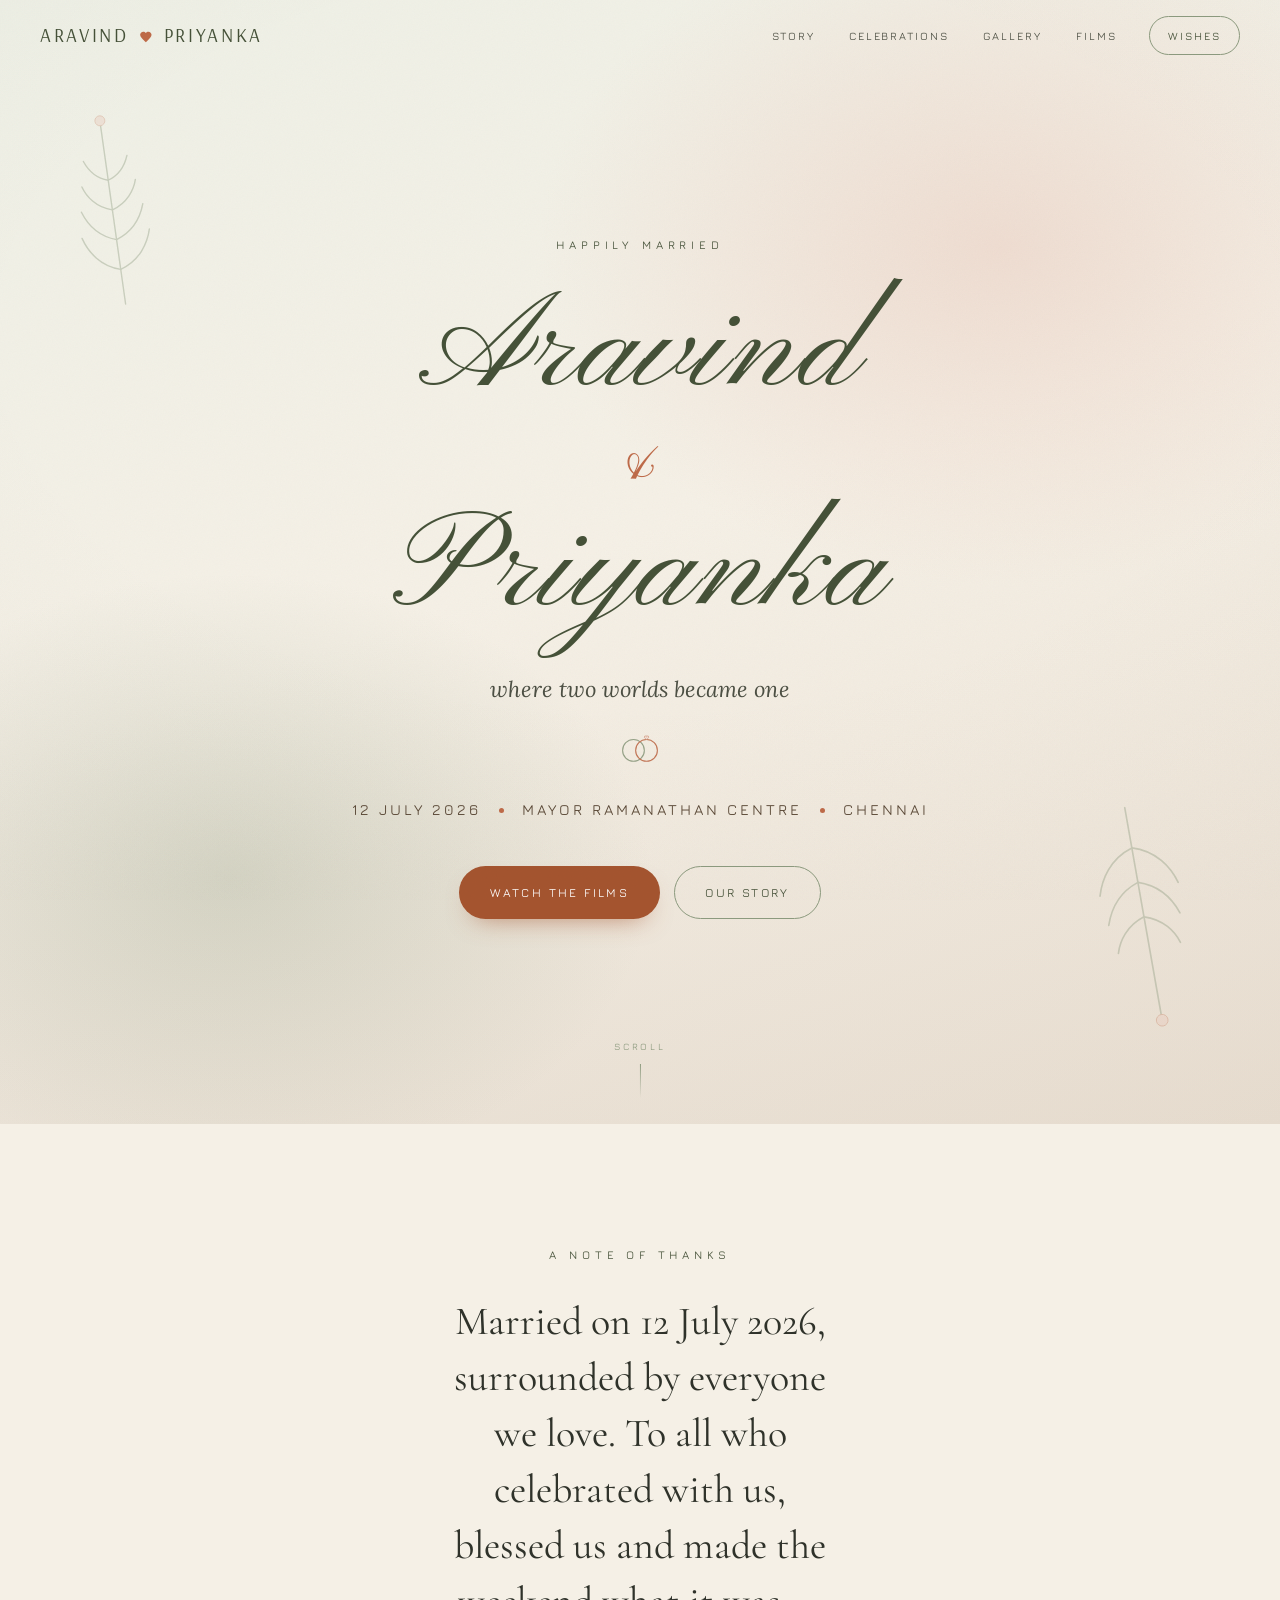
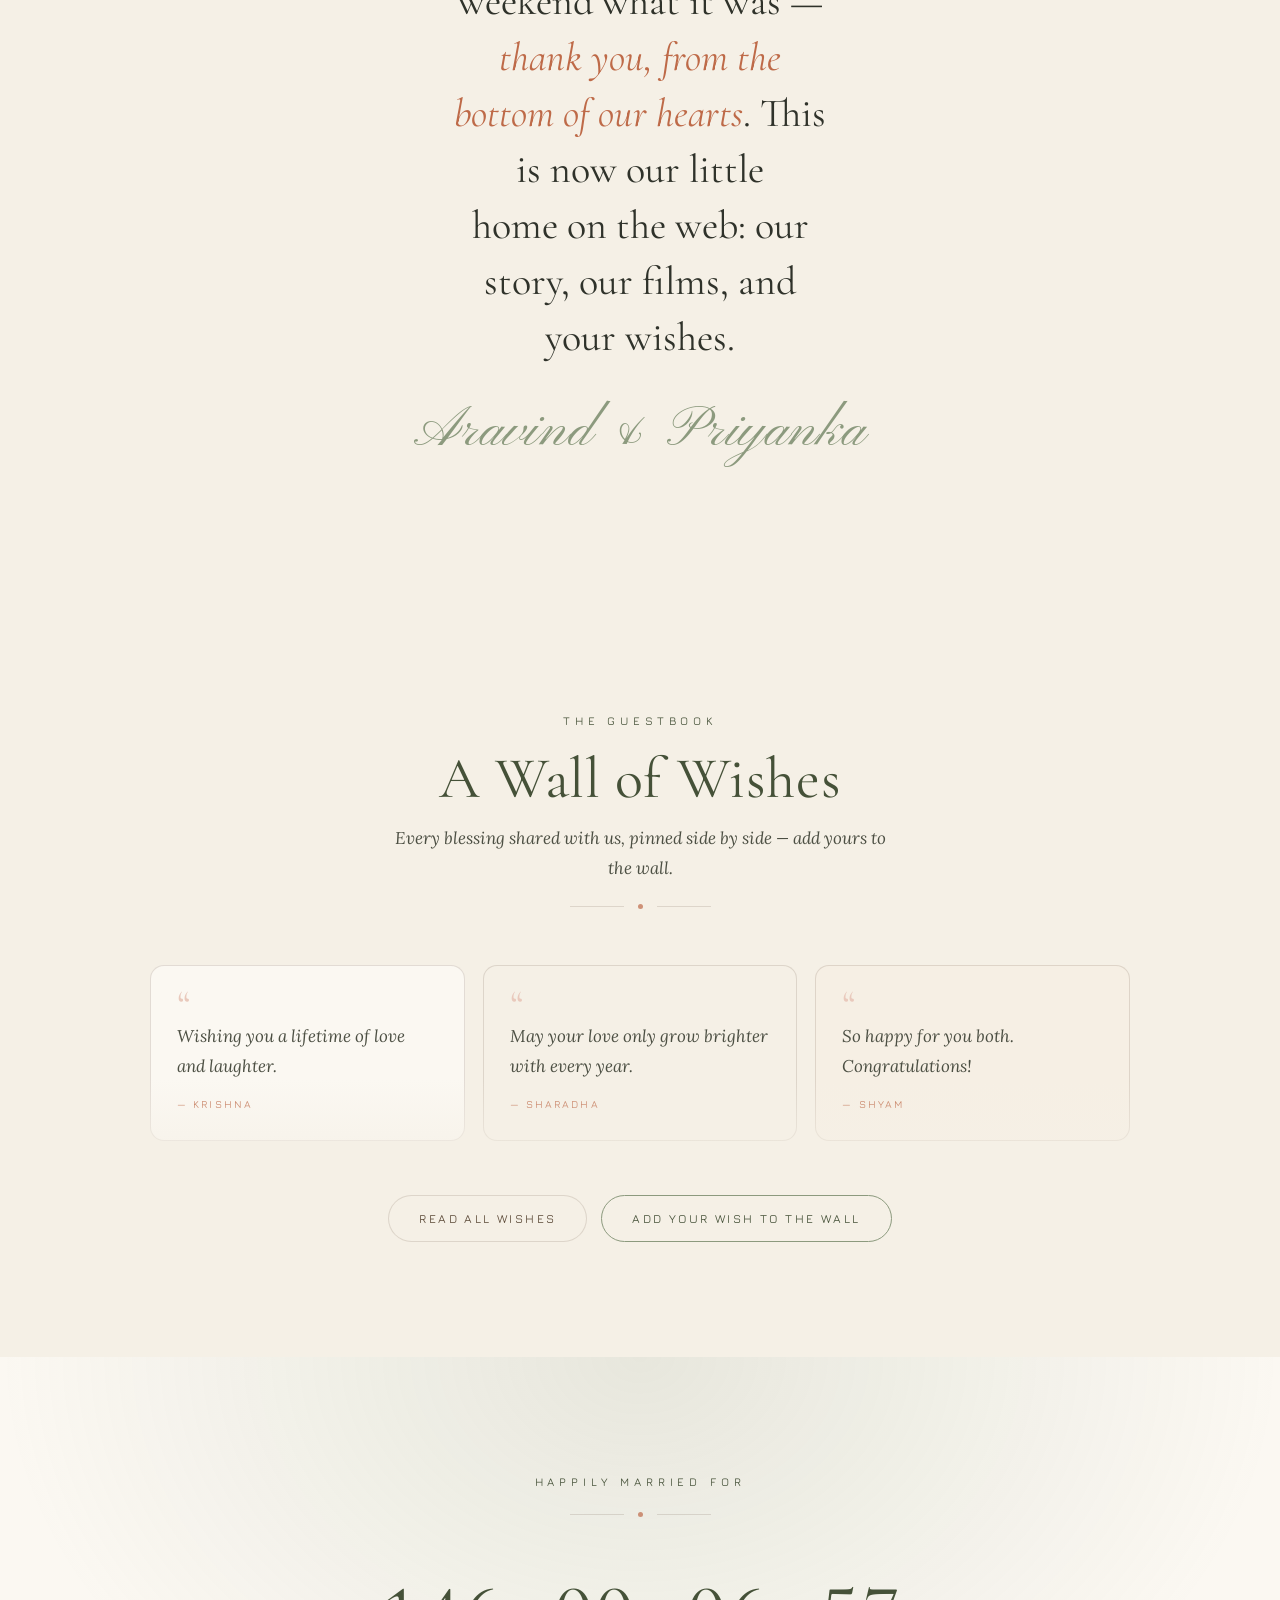
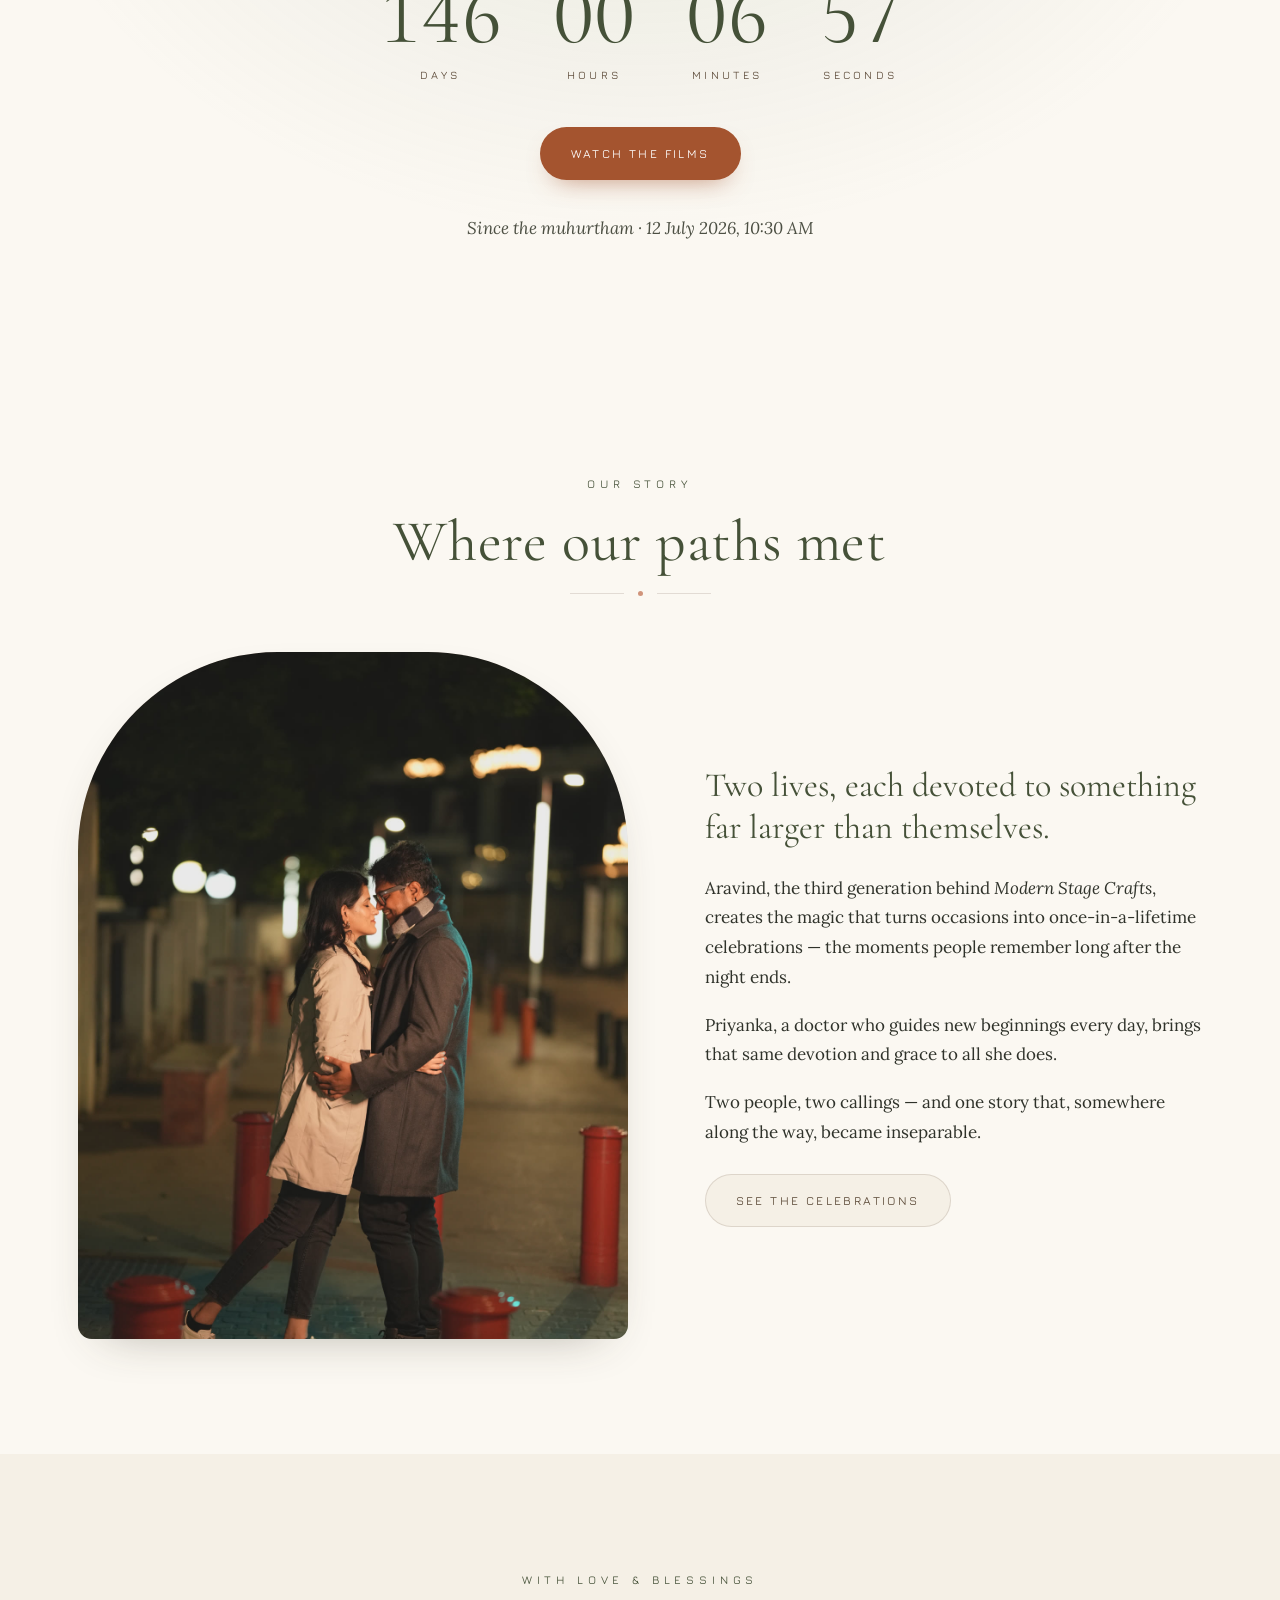
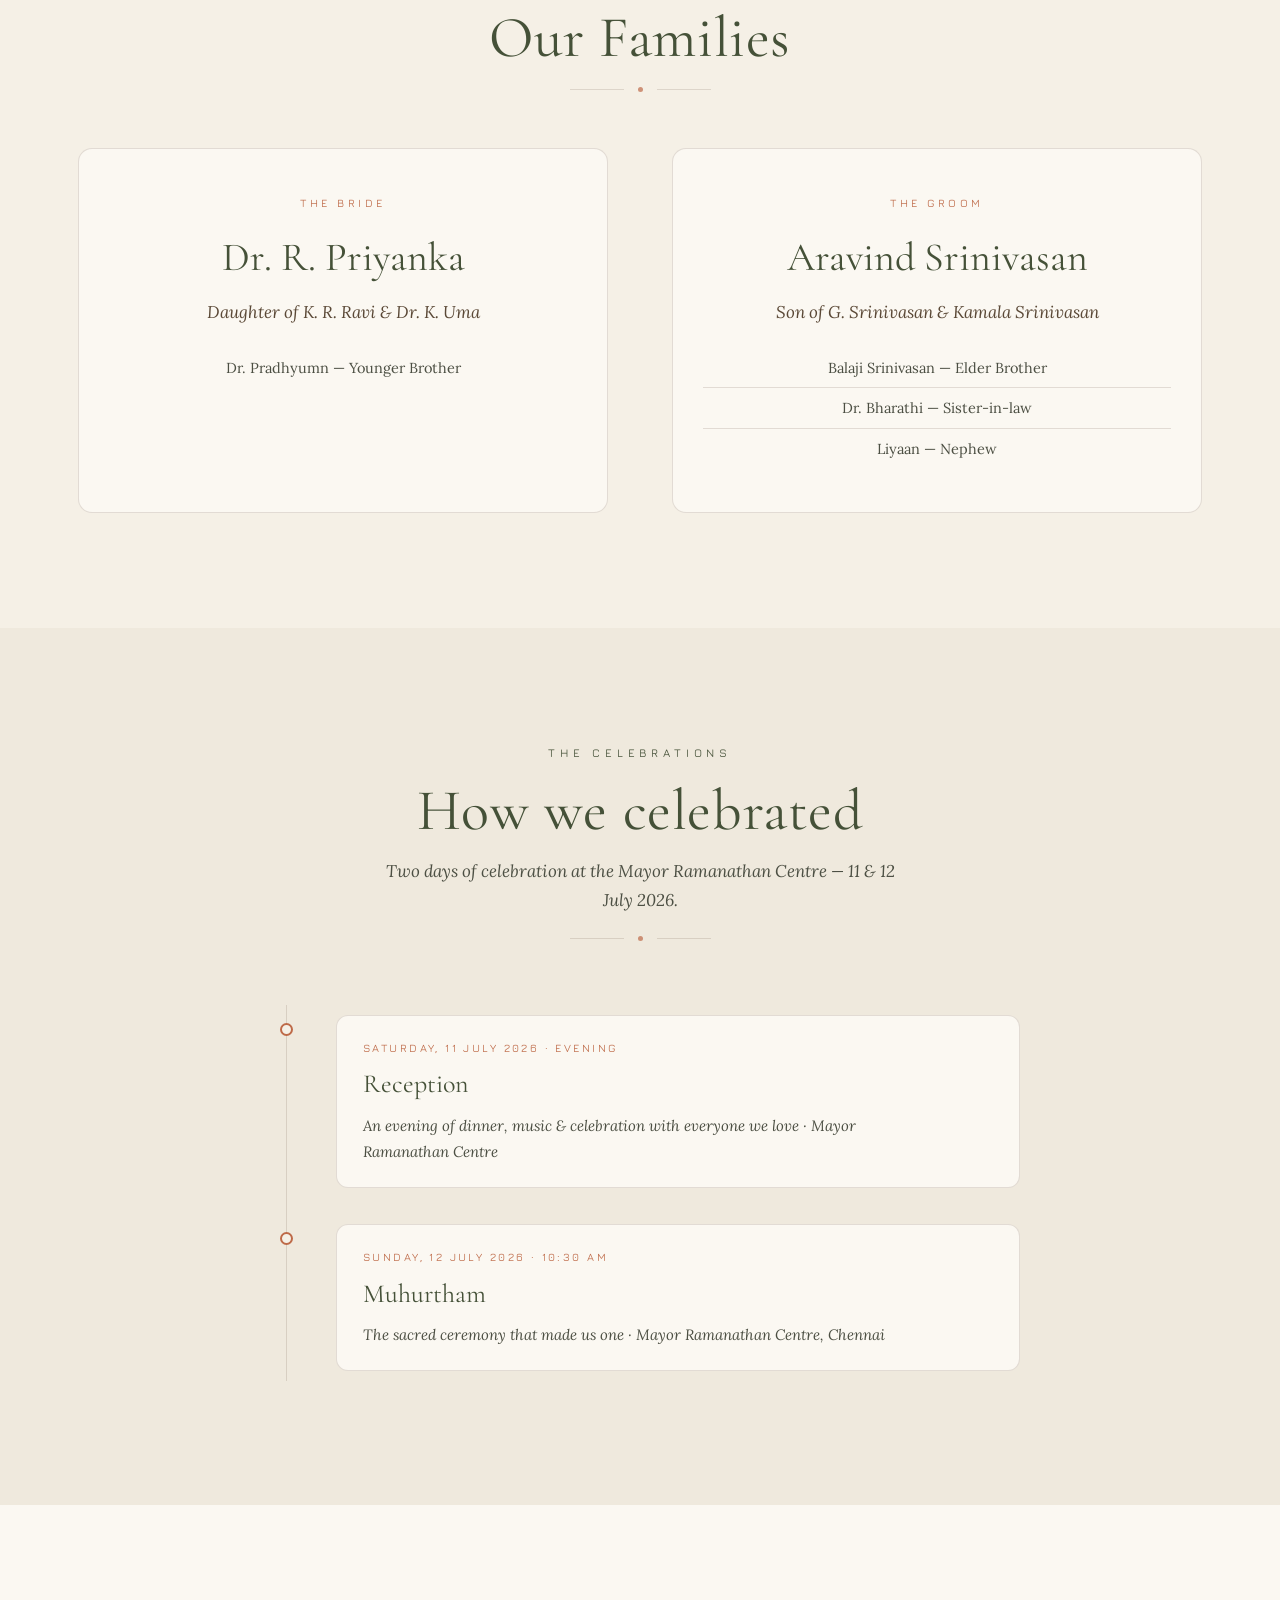
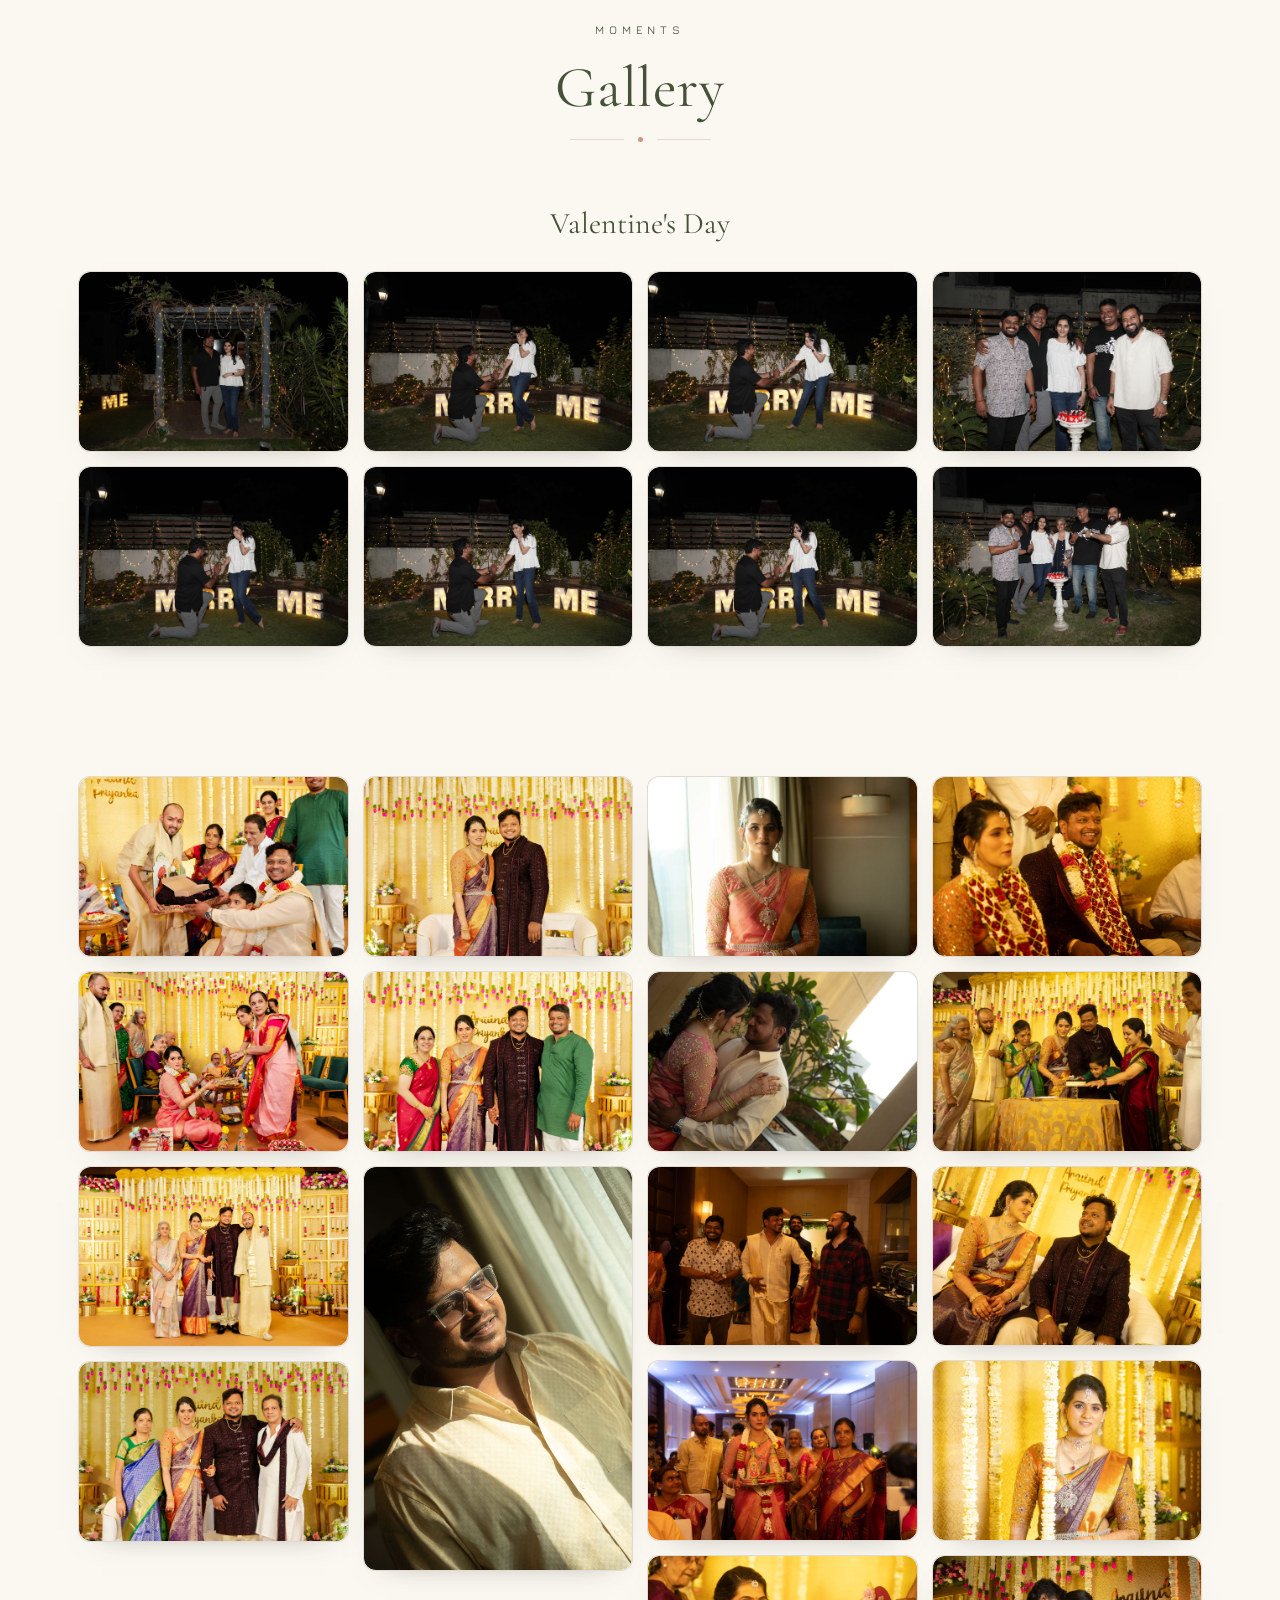
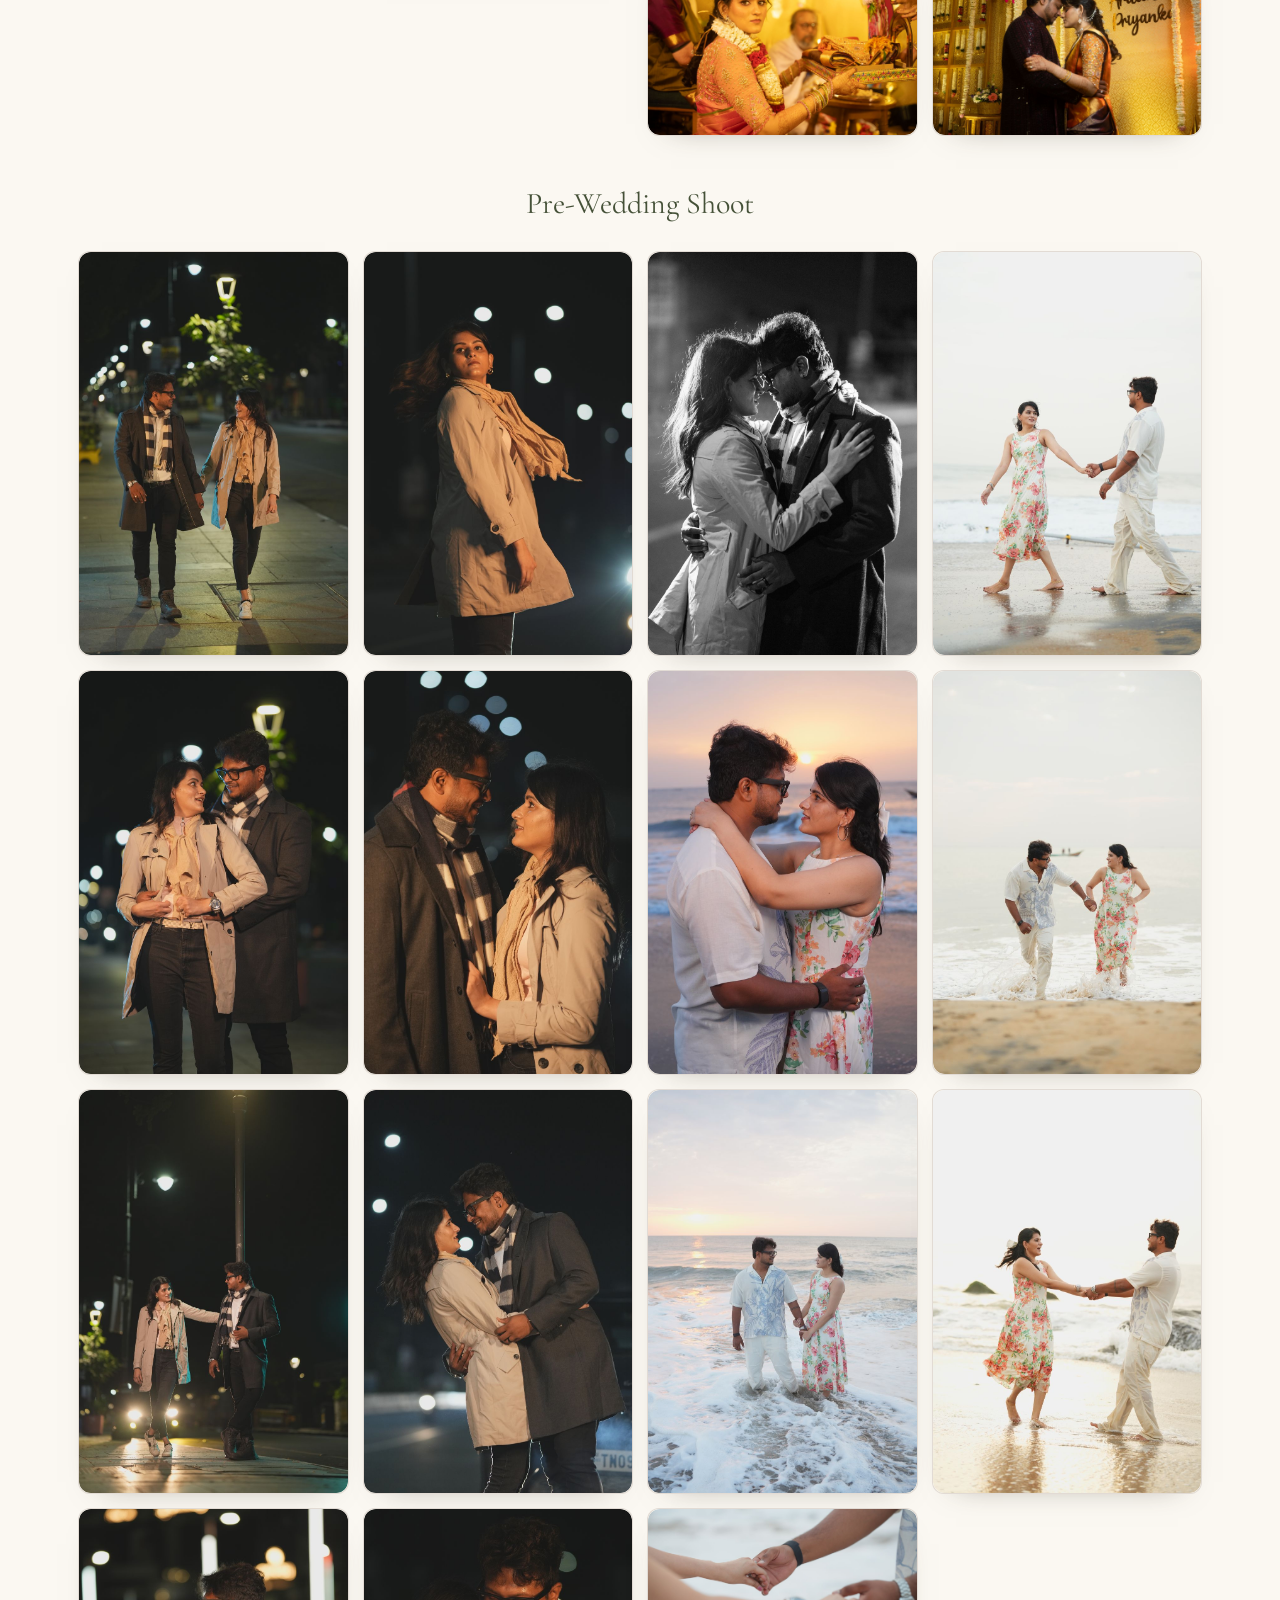
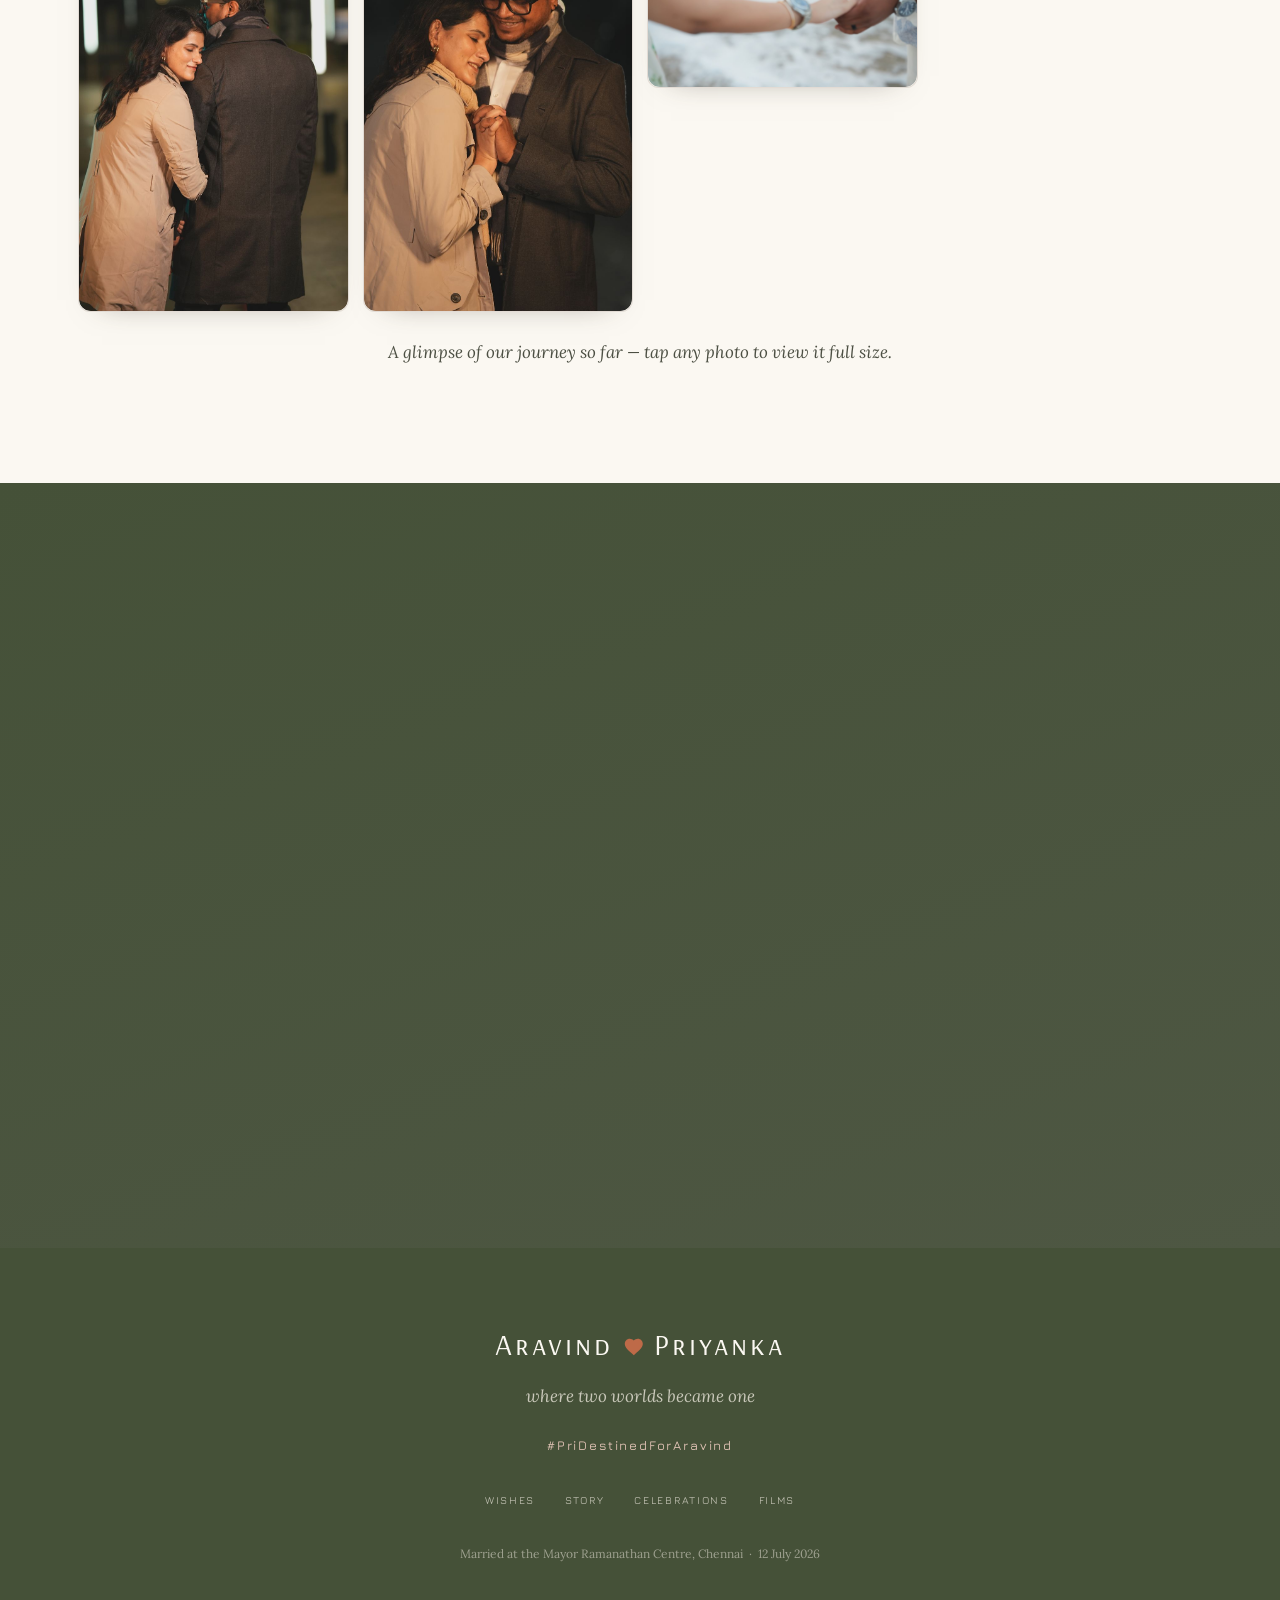
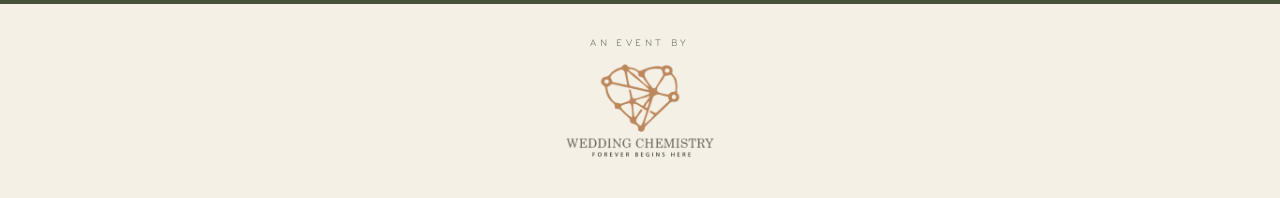
<file: index.html>
<!doctype html>
<html lang="en">
<head>
<meta charset="utf-8">
<meta name="viewport" content="width=device-width, initial-scale=1">
<meta name="color-scheme" content="light">
<title>Aravind &amp; Priyanka — Married 12 July 2026</title>
<meta name="description" content="Aravind Srinivasan &amp; Dr. R. Priyanka — married on 12 July 2026 at the Mayor Ramanathan Centre, Chennai.">
<link rel="canonical" href="https://aravindandpriyanka.com/intro/">

<!-- Open Graph / WhatsApp share preview (bare-domain crawler reads THIS page, not the redirect target) -->
<meta property="og:type" content="website">
<meta property="og:site_name" content="Aravind &amp; Priyanka">
<meta property="og:url" content="https://aravindandpriyanka.com/">
<meta property="og:title" content="Aravind &amp; Priyanka — Married 12 July 2026">
<meta property="og:description" content="Aravind Srinivasan &amp; Dr. R. Priyanka were married on 12 July 2026 in Chennai · #PriDestinedForAravind">
<meta property="og:image" content="https://aravindandpriyanka.com/intro/assets/img/share.jpg?v=2">
<meta property="og:image:secure_url" content="https://aravindandpriyanka.com/intro/assets/img/share.jpg?v=2">
<meta property="og:image:type" content="image/jpeg">
<meta property="og:image:width" content="1200">
<meta property="og:image:height" content="630">
<meta property="og:image:alt" content="Aravind &amp; Priyanka">
<meta name="twitter:card" content="summary_large_image">
<meta name="twitter:title" content="Aravind &amp; Priyanka — Married 12 July 2026">
<meta name="twitter:description" content="Aravind Srinivasan &amp; Dr. R. Priyanka were married on 12 July 2026 at the Mayor Ramanathan Centre, Chennai">
<meta name="twitter:image" content="https://aravindandpriyanka.com/intro/assets/img/share.jpg?v=2">
<meta http-equiv="refresh" content="0; url=intro/">
<script>location.replace('intro/' + (location.hash || ''));</script>
<style>
  html,body{height:100%;margin:0}
  body{font-family:Georgia,'Times New Roman',serif;background:#f5f0e6;color:#455138;
    display:grid;place-items:center;text-align:center;padding:24px}
  .heart{color:#be6a48}
  a{color:#a4542f}
</style>
</head>
<body>
  <div>
    <p style="font-size:22px;letter-spacing:.04em;">Aravind <span class="heart">&#9829;</span> Priyanka</p>
    <p style="font-style:italic;opacity:.8;">Taking you to our story…</p>
    <p style="margin-top:18px;"><a href="intro/">Tap here if you are not redirected</a></p>
  </div>
</body>
</html>
</file>
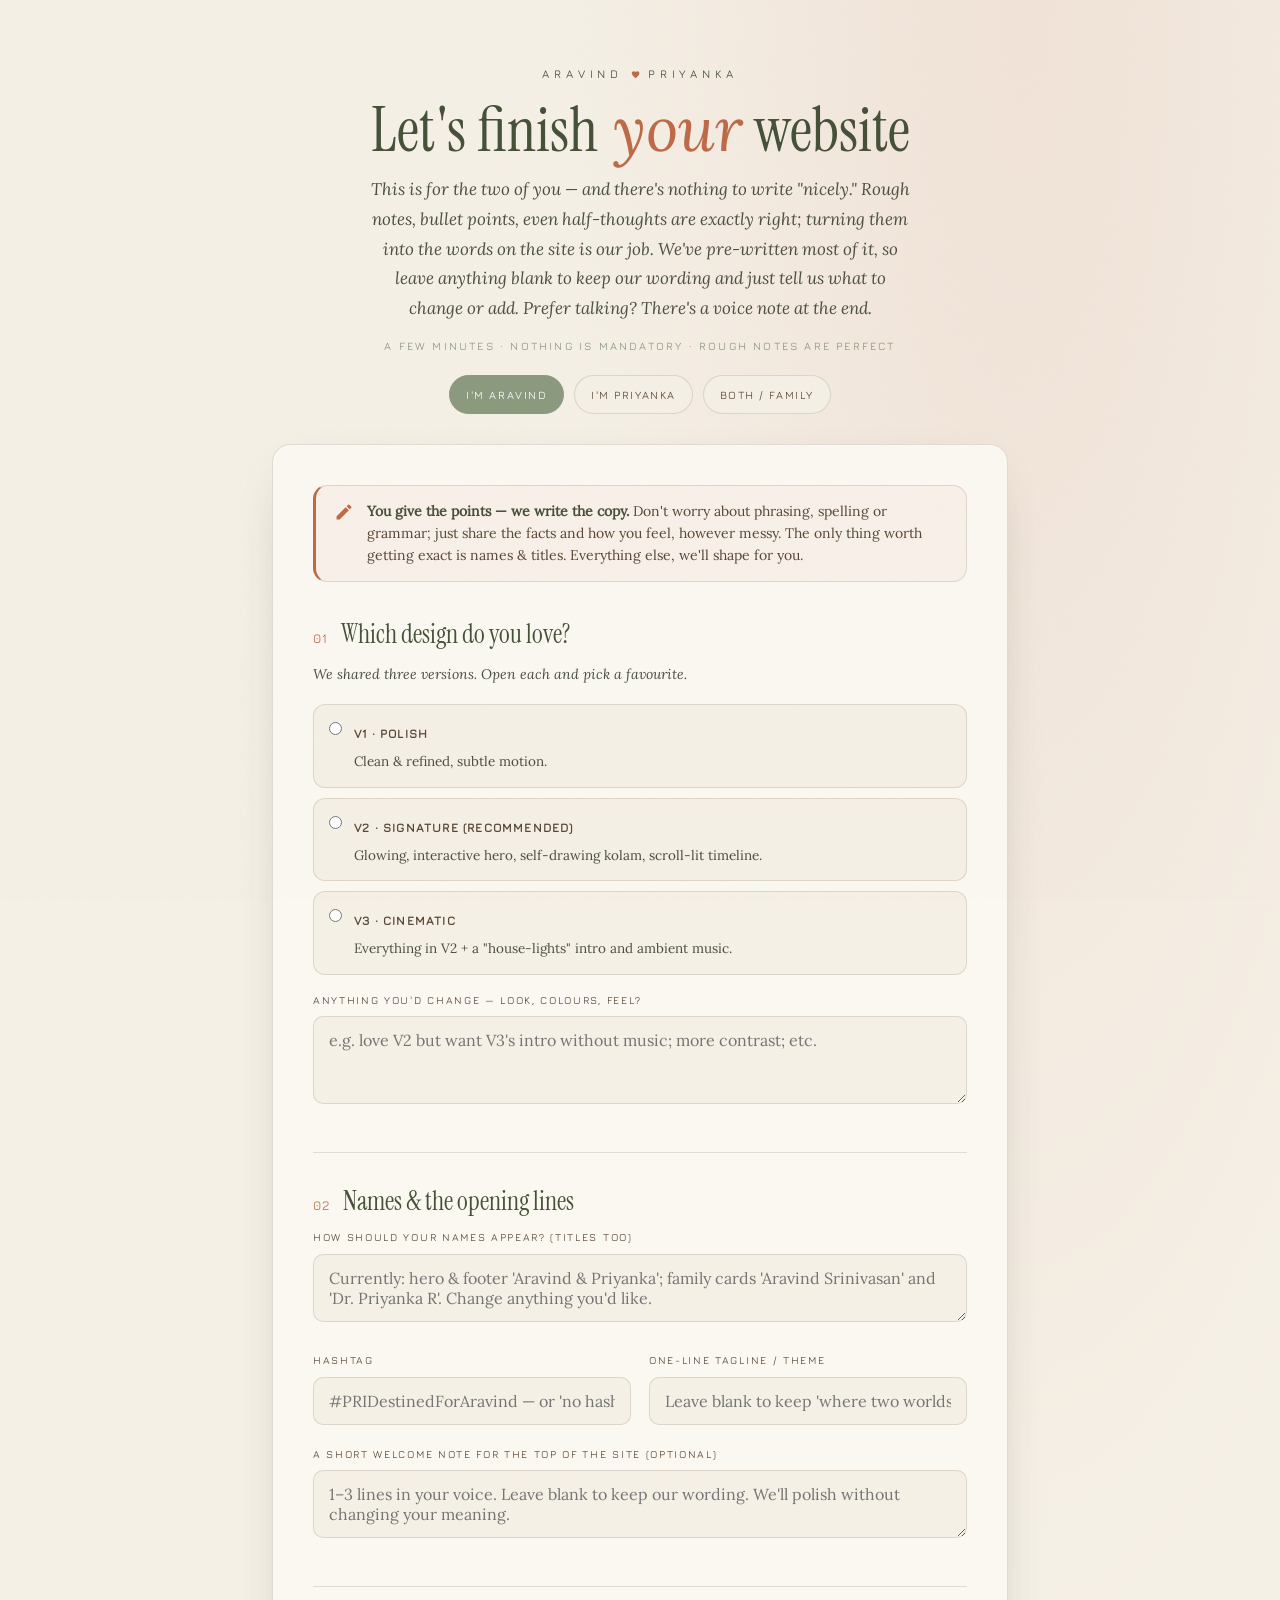
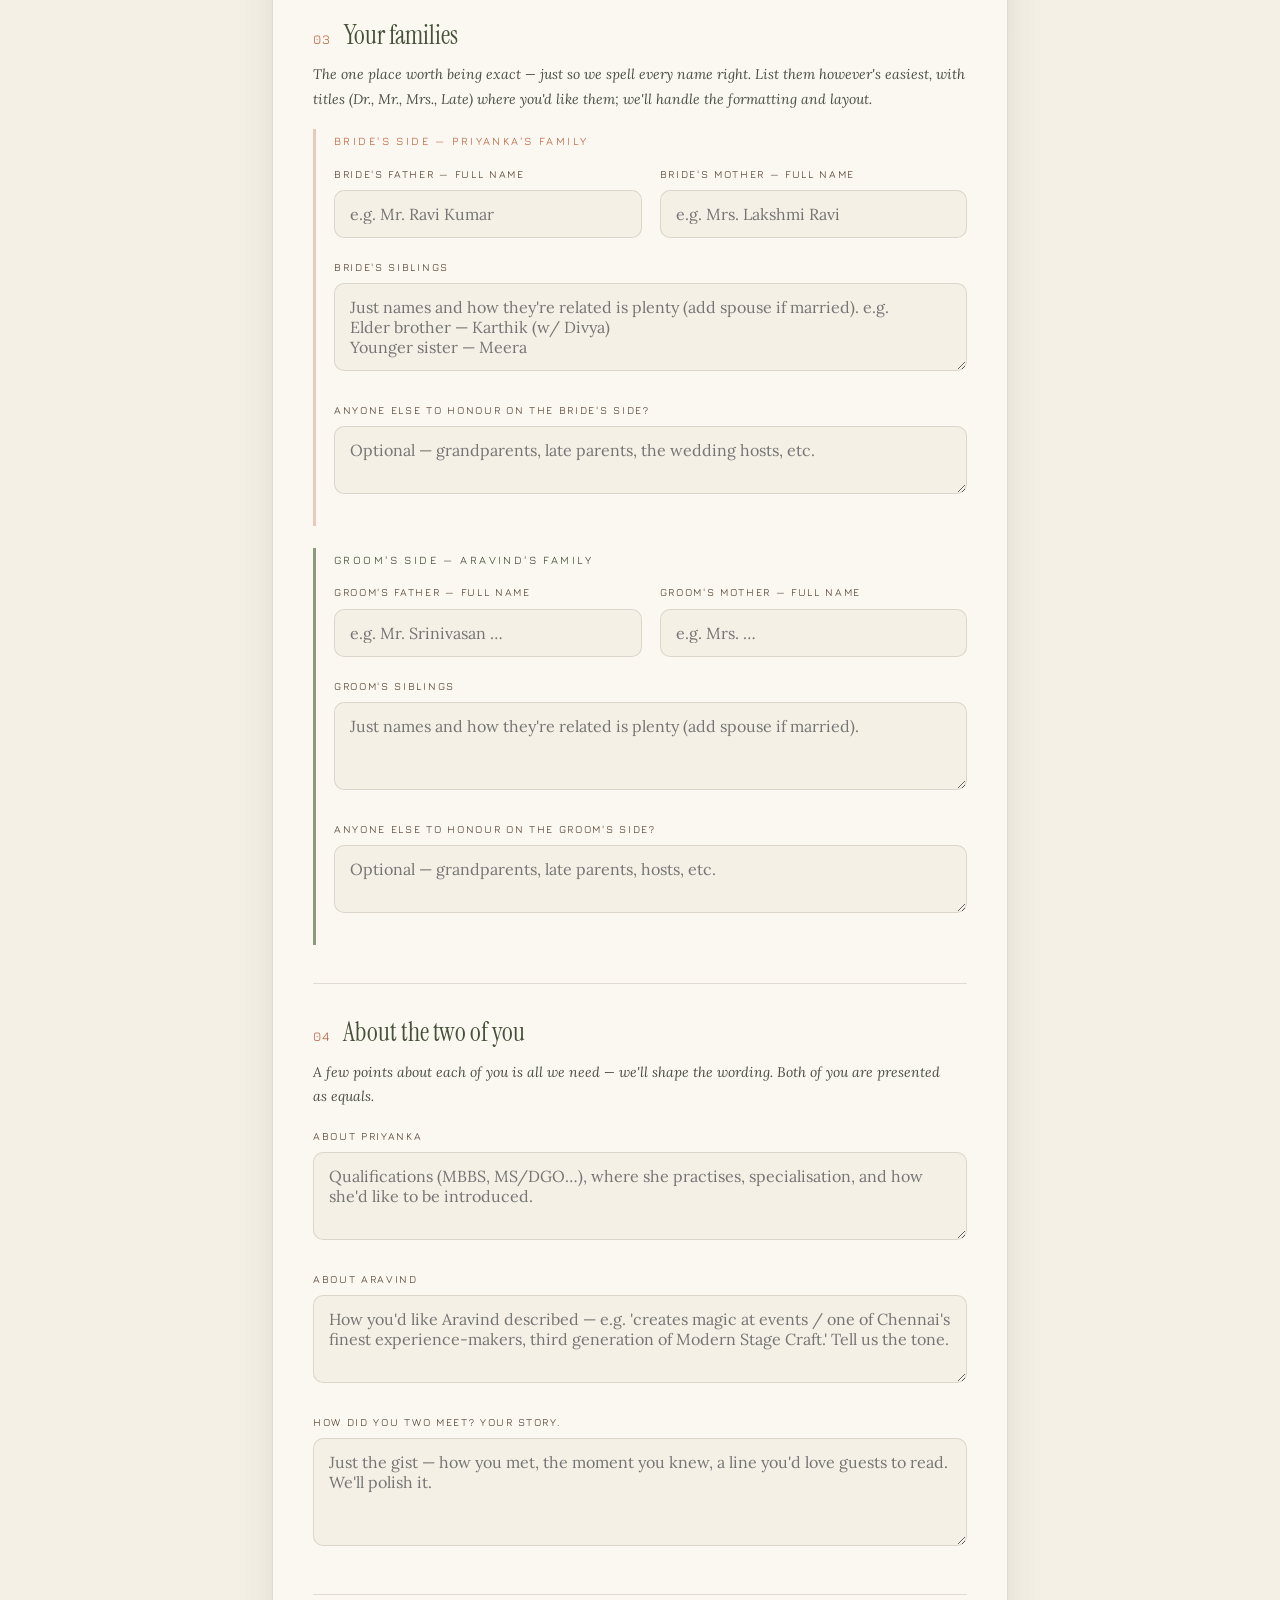
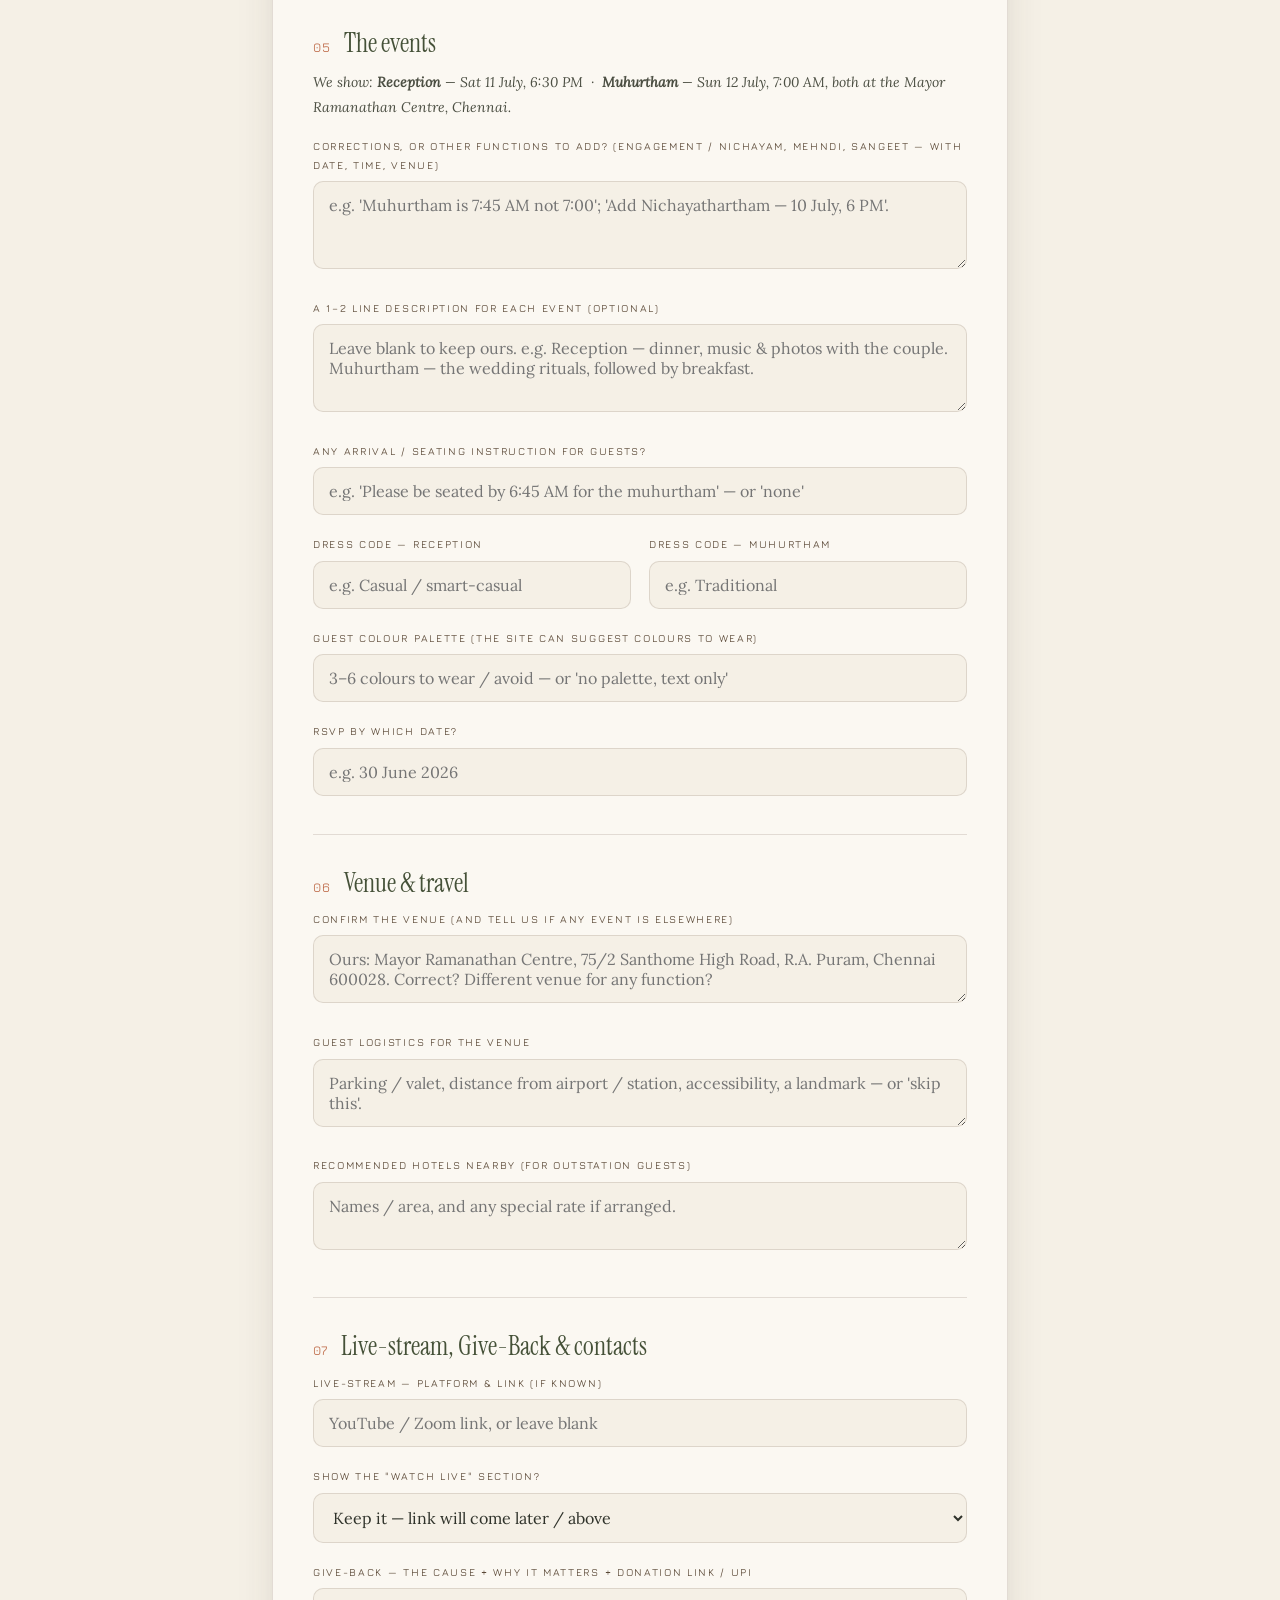
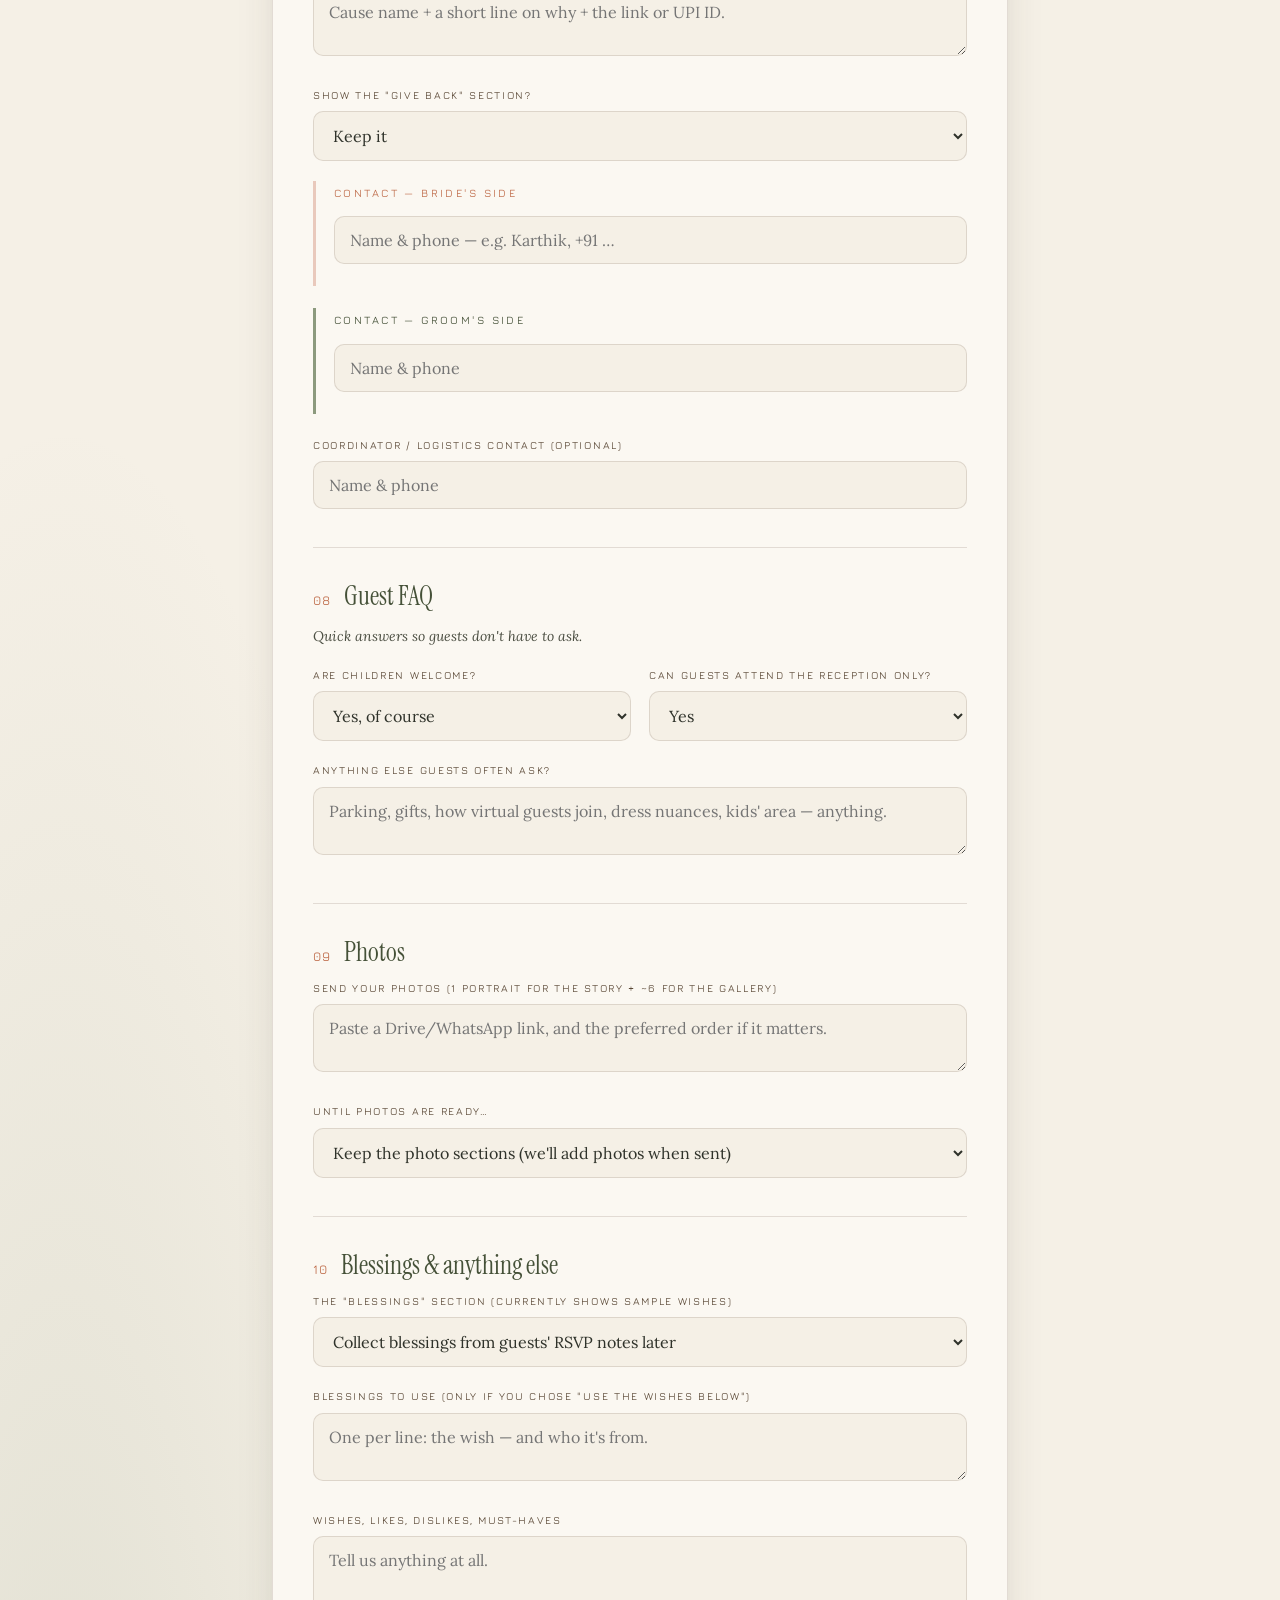
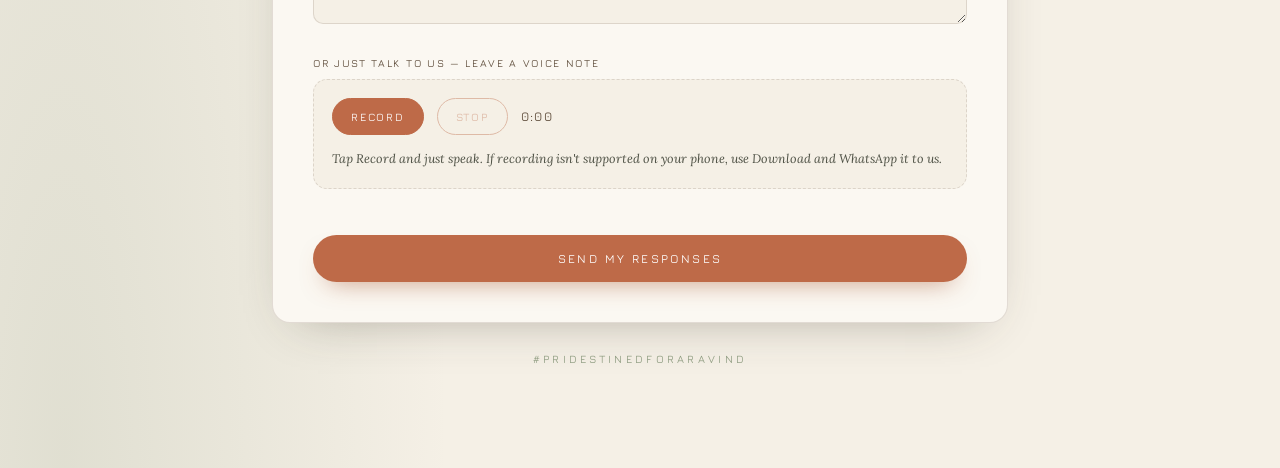
<file: feedback/index.html>
<!DOCTYPE html>
<html lang="en">
<head>
<meta charset="UTF-8">
<meta name="viewport" content="width=device-width, initial-scale=1">
<meta name="color-scheme" content="light">
<title>Your details · Aravind & Priyanka</title>
<meta name="description" content="Help us finish your wedding website — details from Aravind & Priyanka.">
<link rel="stylesheet" href="styles.css">
<style>
  body{background:
    radial-gradient(60% 40% at 80% 0%,rgba(233,201,188,.35),transparent 60%),
    radial-gradient(50% 40% at 5% 100%,rgba(140,154,126,.2),transparent 60%),var(--ivory);}
  .fb-wrap{max-width:780px;margin:0 auto;padding:64px 22px 100px;}
  .fb-head{text-align:center;margin-bottom:10px;}
  .fb-head .eyebrow{display:block;margin-bottom:14px;color:var(--sage-deep);}
  .fb-head h1{font-family:var(--serif);font-weight:400;color:var(--sage-deep);font-size:clamp(38px,6.5vw,62px);line-height:1;}
  .fb-head .amp{font-style:italic;color:var(--terra);}
  .fb-head p{font-style:italic;color:var(--ink-soft);max-width:54ch;margin:14px auto 0;}
  .fb-head .mins{font-style:normal;font-family:var(--label);text-transform:uppercase;letter-spacing:.2em;font-size:11px;color:var(--sage);margin-top:12px;}
  .who{max-width:760px;margin:20px auto 0;display:flex;gap:10px;justify-content:center;flex-wrap:wrap;}
  .who label{cursor:pointer;}
  .who input{position:absolute;opacity:0;}
  .who .opt{display:block;padding:9px 16px;border:1px solid var(--line);border-radius:30px;background:var(--ivory);
    font-family:var(--label);text-transform:uppercase;letter-spacing:.14em;font-size:11px;color:var(--clove);transition:.2s;}
  .who input:checked + .opt{background:var(--sage);color:#fff;border-color:var(--sage);}
  .card{background:var(--ivory-2);border:1px solid var(--line);border-radius:18px;
    padding:clamp(24px,4.5vw,40px);box-shadow:var(--shadow);margin-top:30px;}
  .sec{margin-bottom:38px;}
  .sec:last-of-type{margin-bottom:6px;}
  .sec-num{display:flex;align-items:baseline;gap:12px;margin-bottom:4px;}
  .sec-num .n{font-family:var(--label);font-weight:500;color:var(--terra);font-size:13px;letter-spacing:.1em;}
  .sec-num h2{font-family:var(--serif);font-weight:400;font-size:26px;color:var(--sage-deep);}
  .sec .hint{font-style:italic;color:var(--ink-soft);font-size:14px;margin:2px 0 18px;}
  .side{border-left:3px solid var(--blush);padding:2px 0 2px 18px;margin:0 0 22px;}
  .side.groom{border-left-color:var(--sage);}
  .side .side-h{font-family:var(--label);font-weight:500;text-transform:uppercase;letter-spacing:.22em;font-size:11px;color:var(--terra);margin-bottom:14px;}
  .side.groom .side-h{color:var(--sage-deep);}
  .grp-rule{height:1px;background:var(--line);margin:0 0 26px;}
  .opt-row{display:grid;gap:10px;}
  .opt-pick{display:flex;gap:12px;align-items:flex-start;border:1px solid var(--line);border-radius:12px;padding:13px 15px;cursor:pointer;background:var(--ivory);transition:.2s;}
  .opt-pick:hover{border-color:var(--sage);}
  .opt-pick input{margin-top:4px;accent-color:var(--terra);}
  .opt-pick b{font-family:var(--label);text-transform:uppercase;letter-spacing:.1em;font-size:12px;color:var(--clove);}
  .opt-pick span{display:block;font-size:13.5px;color:var(--ink-soft);margin-top:2px;}
  select{width:100%;font-family:var(--body);font-size:16px;color:var(--ink);background:var(--ivory);border:1px solid var(--line);border-radius:10px;padding:12px 14px;}
  .rec{display:flex;align-items:center;gap:13px;flex-wrap:wrap;background:var(--ivory);border:1px dashed var(--line);border-radius:14px;padding:18px;}
  .rec button{font-family:var(--label);font-weight:500;text-transform:uppercase;letter-spacing:.16em;font-size:11px;padding:11px 18px;border-radius:30px;border:1px solid var(--terra);background:var(--terra);color:#fff;cursor:pointer;transition:.2s;}
  .rec button.ghost{background:transparent;color:var(--terra);}
  .rec button:disabled{opacity:.4;cursor:not-allowed;}
  .rec .dot{width:10px;height:10px;border-radius:50%;background:#c0392b;display:none;}
  .rec.recording .dot{display:inline-block;animation:rp 1s infinite;}
  @keyframes rp{50%{opacity:.3;}}
  .rec .time{font-family:var(--label);letter-spacing:.1em;font-size:13px;color:var(--clove);min-width:42px;}
  .rec .hint{font-size:12.5px;color:var(--ink-soft);width:100%;margin:0;}
  .submit{width:100%;justify-content:center;margin-top:8px;}
  .done{text-align:center;padding:30px 10px;}
  .done h2{font-family:var(--serif);font-size:34px;color:var(--sage-deep);}
  .err{color:var(--terra-deep);font-size:13px;margin-top:10px;text-align:center;}
  .fb-foot{text-align:center;margin-top:26px;font-family:var(--label);text-transform:uppercase;letter-spacing:.3em;font-size:11px;color:var(--sage);}
  label.fl{display:block;font-family:var(--label);font-weight:500;text-transform:uppercase;letter-spacing:.16em;font-size:10.5px;color:var(--clove);margin-bottom:7px;}
  .opt-note{font-size:12px;color:var(--sage-deep);font-style:italic;margin:-10px 0 14px;}
  .reassure{display:flex;gap:13px;align-items:flex-start;background:rgba(233,201,188,.16);border:1px solid var(--line);border-left:3px solid var(--terra);border-radius:14px;padding:15px 18px;margin-bottom:30px;}
  .reassure svg{flex:none;width:20px;height:20px;fill:var(--terra);margin-top:1px;}
  .reassure p{font-size:14px;line-height:1.55;color:var(--clove);margin:0;}
  .reassure b{color:var(--sage-deep);}
</style>
</head>
<body>
<div class="fb-wrap">
  <div class="fb-head">
    <span class="eyebrow">Aravind <span class="heart" style="display:inline-block;width:0.8em"><svg viewBox="0 0 24 24" width="0.8em" height="0.8em" aria-hidden="true" style="vertical-align:-0.12em;fill:var(--terra)"><path d="M12 21.35l-1.45-1.32C5.4 15.36 2 12.28 2 8.5 2 5.42 4.42 3 7.5 3c1.74 0 3.41.81 4.5 2.09C13.09 3.81 14.76 3 16.5 3 19.58 3 22 5.42 22 8.5c0 3.78-3.4 6.86-8.55 11.54L12 21.35z"/></svg></span> Priyanka</span>
    <h1>Let's finish<span class="amp"> your</span> website</h1>
    <p>This is for the two of you — and there's nothing to write "nicely." Rough notes, bullet points, even half-thoughts are exactly right; turning them into the words on the site is our job. We've pre-written most of it, so leave anything blank to keep our wording and just tell us what to change or add. Prefer talking? There's a voice note at the end.</p>
    <div class="mins">A few minutes · nothing is mandatory · rough notes are perfect</div>
    <div class="who">
      <label><input type="radio" name="Filled by" value="Aravind" checked><span class="opt">I'm Aravind</span></label>
      <label><input type="radio" name="Filled by" value="Priyanka"><span class="opt">I'm Priyanka</span></label>
      <label><input type="radio" name="Filled by" value="Both / a family member"><span class="opt">Both / family</span></label>
    </div>
  </div>

  <form id="fb" class="card" novalidate>

    <div class="reassure">
      <svg viewBox="0 0 24 24" aria-hidden="true"><path d="M3 17.25V21h3.75L17.81 9.94l-3.75-3.75L3 17.25zM20.71 7.04a1 1 0 0 0 0-1.41l-2.34-2.34a1 1 0 0 0-1.41 0l-1.83 1.83 3.75 3.75 1.83-1.83z"/></svg>
      <p><b>You give the points — we write the copy.</b> Don't worry about phrasing, spelling or grammar; just share the facts and how you feel, however messy. The only thing worth getting exact is names &amp; titles. Everything else, we'll shape for you.</p>
    </div>

    <!-- 01 DESIGN -->
    <div class="sec">
      <div class="sec-num"><span class="n">01</span><h2>Which design do you love?</h2></div>
      <p class="hint">We shared three versions. Open each and pick a favourite.</p>
      <div class="opt-row">
        <label class="opt-pick"><input type="radio" name="Design choice" value="V1 Polish"><div><b>V1 · Polish</b><span>Clean & refined, subtle motion.</span></div></label>
        <label class="opt-pick"><input type="radio" name="Design choice" value="V2 Signature"><div><b>V2 · Signature (recommended)</b><span>Glowing, interactive hero, self-drawing kolam, scroll-lit timeline.</span></div></label>
        <label class="opt-pick"><input type="radio" name="Design choice" value="V3 Cinematic"><div><b>V3 · Cinematic</b><span>Everything in V2 + a "house-lights" intro and ambient music.</span></div></label>
      </div>
      <div class="field" style="margin-top:16px;"><label class="fl">Anything you'd change — look, colours, feel?</label><textarea name="Design notes" rows="3" placeholder="e.g. love V2 but want V3's intro without music; more contrast; etc."></textarea></div>
    </div>
    <div class="grp-rule"></div>

    <!-- 02 NAMES, HASHTAG, WELCOME -->
    <div class="sec">
      <div class="sec-num"><span class="n">02</span><h2>Names &amp; the opening lines</h2></div>
      <div class="field"><label class="fl">How should your names appear? (titles too)</label>
        <textarea name="Names display" rows="2" placeholder="Currently: hero & footer 'Aravind & Priyanka'; family cards 'Aravind Srinivasan' and 'Dr. Priyanka R'. Change anything you'd like."></textarea></div>
      <div class="field two">
        <div><label class="fl">Hashtag</label><input name="Hashtag" placeholder="#PRIDestinedForAravind — or 'no hashtag'"></div>
        <div><label class="fl">One-line tagline / theme</label><input name="Tagline" placeholder="Leave blank to keep 'where two worlds become one'"></div>
      </div>
      <div class="field"><label class="fl">A short welcome note for the top of the site (optional)</label>
        <textarea name="Welcome note" rows="2" placeholder="1–3 lines in your voice. Leave blank to keep our wording. We'll polish without changing your meaning."></textarea></div>
    </div>
    <div class="grp-rule"></div>

    <!-- 03 FAMILIES -->
    <div class="sec">
      <div class="sec-num"><span class="n">03</span><h2>Your families</h2></div>
      <p class="hint">The one place worth being exact — just so we spell every name right. List them however's easiest, with titles (Dr., Mr., Mrs., Late) where you'd like them; we'll handle the formatting and layout.</p>
      <div class="side">
        <div class="side-h">Bride's side &mdash; Priyanka's family</div>
        <div class="field two">
          <div><label class="fl">Bride's father — full name</label><input name="Bride father" placeholder="e.g. Mr. Ravi Kumar"></div>
          <div><label class="fl">Bride's mother — full name</label><input name="Bride mother" placeholder="e.g. Mrs. Lakshmi Ravi"></div>
        </div>
        <div class="field"><label class="fl">Bride's siblings</label>
          <textarea name="Bride siblings" rows="3" placeholder="Just names and how they're related is plenty (add spouse if married). e.g.&#10;Elder brother — Karthik (w/ Divya)&#10;Younger sister — Meera"></textarea></div>
        <div class="field"><label class="fl">Anyone else to honour on the bride's side?</label>
          <textarea name="Bride family extra" rows="2" placeholder="Optional — grandparents, late parents, the wedding hosts, etc."></textarea></div>
      </div>
      <div class="side groom">
        <div class="side-h">Groom's side &mdash; Aravind's family</div>
        <div class="field two">
          <div><label class="fl">Groom's father — full name</label><input name="Groom father" placeholder="e.g. Mr. Srinivasan …"></div>
          <div><label class="fl">Groom's mother — full name</label><input name="Groom mother" placeholder="e.g. Mrs. …"></div>
        </div>
        <div class="field"><label class="fl">Groom's siblings</label>
          <textarea name="Groom siblings" rows="3" placeholder="Just names and how they're related is plenty (add spouse if married)."></textarea></div>
        <div class="field"><label class="fl">Anyone else to honour on the groom's side?</label>
          <textarea name="Groom family extra" rows="2" placeholder="Optional — grandparents, late parents, hosts, etc."></textarea></div>
      </div>
    </div>
    <div class="grp-rule"></div>

    <!-- 04 ABOUT -->
    <div class="sec">
      <div class="sec-num"><span class="n">04</span><h2>About the two of you</h2></div>
      <p class="hint">A few points about each of you is all we need — we'll shape the wording. Both of you are presented as equals.</p>
      <div class="field"><label class="fl">About Priyanka</label>
        <textarea name="Priyanka about" rows="3" placeholder="Qualifications (MBBS, MS/DGO…), where she practises, specialisation, and how she'd like to be introduced."></textarea></div>
      <div class="field"><label class="fl">About Aravind</label>
        <textarea name="Aravind about" rows="3" placeholder="How you'd like Aravind described — e.g. 'creates magic at events / one of Chennai's finest experience-makers, third generation of Modern Stage Craft.' Tell us the tone."></textarea></div>
      <div class="field"><label class="fl">How did you two meet? Your story.</label>
        <textarea name="Our story" rows="4" placeholder="Just the gist — how you met, the moment you knew, a line you'd love guests to read. We'll polish it."></textarea></div>
    </div>
    <div class="grp-rule"></div>

    <!-- 05 EVENTS -->
    <div class="sec">
      <div class="sec-num"><span class="n">05</span><h2>The events</h2></div>
      <p class="hint">We show: <b>Reception</b> — Sat 11 July, 6:30 PM &nbsp;·&nbsp; <b>Muhurtham</b> — Sun 12 July, 7:00 AM, both at the Mayor Ramanathan Centre, Chennai.</p>
      <div class="field"><label class="fl">Corrections, or other functions to add? (engagement / nichayam, mehndi, sangeet — with date, time, venue)</label>
        <textarea name="Events" rows="3" placeholder="e.g. 'Muhurtham is 7:45 AM not 7:00'; 'Add Nichayathartham — 10 July, 6 PM'."></textarea></div>
      <div class="field"><label class="fl">A 1–2 line description for each event (optional)</label>
        <textarea name="Event descriptions" rows="3" placeholder="Leave blank to keep ours. e.g. Reception — dinner, music & photos with the couple. Muhurtham — the wedding rituals, followed by breakfast."></textarea></div>
      <div class="field"><label class="fl">Any arrival / seating instruction for guests?</label>
        <input name="Arrival note" placeholder="e.g. 'Please be seated by 6:45 AM for the muhurtham' — or 'none'"></div>
      <div class="field two">
        <div><label class="fl">Dress code — Reception</label><input name="Dress reception" placeholder="e.g. Casual / smart-casual"></div>
        <div><label class="fl">Dress code — Muhurtham</label><input name="Dress muhurtham" placeholder="e.g. Traditional"></div>
      </div>
      <div class="field"><label class="fl">Guest colour palette (the site can suggest colours to wear)</label>
        <input name="Dress palette" placeholder="3–6 colours to wear / avoid — or 'no palette, text only'"></div>
      <div class="field"><label class="fl">RSVP by which date?</label><input name="RSVP by" placeholder="e.g. 30 June 2026"></div>
    </div>
    <div class="grp-rule"></div>

    <!-- 06 VENUE & TRAVEL -->
    <div class="sec">
      <div class="sec-num"><span class="n">06</span><h2>Venue &amp; travel</h2></div>
      <div class="field"><label class="fl">Confirm the venue (and tell us if any event is elsewhere)</label>
        <textarea name="Venue" rows="2" placeholder="Ours: Mayor Ramanathan Centre, 75/2 Santhome High Road, R.A. Puram, Chennai 600028. Correct? Different venue for any function?"></textarea></div>
      <div class="field"><label class="fl">Guest logistics for the venue</label>
        <textarea name="Venue logistics" rows="2" placeholder="Parking / valet, distance from airport / station, accessibility, a landmark — or 'skip this'."></textarea></div>
      <div class="field"><label class="fl">Recommended hotels nearby (for outstation guests)</label>
        <textarea name="Hotels" rows="2" placeholder="Names / area, and any special rate if arranged."></textarea></div>
    </div>
    <div class="grp-rule"></div>

    <!-- 07 LIVE, GIVE-BACK, CONTACTS -->
    <div class="sec">
      <div class="sec-num"><span class="n">07</span><h2>Live-stream, Give-Back &amp; contacts</h2></div>
      <div class="field"><label class="fl">Live-stream — platform &amp; link (if known)</label><input name="Live stream" placeholder="YouTube / Zoom link, or leave blank"></div>
      <div class="field"><label class="fl">Show the "Watch Live" section?</label>
        <select name="Watch Live section"><option>Keep it — link will come later / above</option><option>Hide it for now</option><option>We won't live-stream — remove it</option></select></div>
      <div class="field"><label class="fl">Give-Back — the cause + why it matters + donation link / UPI</label>
        <textarea name="Give back" rows="2" placeholder="Cause name + a short line on why + the link or UPI ID."></textarea></div>
      <div class="field"><label class="fl">Show the "Give Back" section?</label>
        <select name="Give Back section"><option>Keep it</option><option>Hide it — no donations</option></select></div>
      <div class="side">
        <div class="side-h">Contact — bride's side</div>
        <div class="field"><input name="Contact bride side" placeholder="Name & phone — e.g. Karthik, +91 …"></div>
      </div>
      <div class="side groom">
        <div class="side-h">Contact — groom's side</div>
        <div class="field"><input name="Contact groom side" placeholder="Name & phone"></div>
      </div>
      <div class="field"><label class="fl">Coordinator / logistics contact (optional)</label><input name="Contact coordinator" placeholder="Name & phone"></div>
    </div>
    <div class="grp-rule"></div>

    <!-- 08 FAQ -->
    <div class="sec">
      <div class="sec-num"><span class="n">08</span><h2>Guest FAQ</h2></div>
      <p class="hint">Quick answers so guests don't have to ask.</p>
      <div class="field two">
        <div><label class="fl">Are children welcome?</label><select name="FAQ children"><option>Yes, of course</option><option>Adults-only, please</option></select></div>
        <div><label class="fl">Can guests attend the reception only?</label><select name="FAQ reception only"><option>Yes</option><option>Prefer both events</option></select></div>
      </div>
      <div class="field"><label class="fl">Anything else guests often ask?</label>
        <textarea name="FAQ other" rows="2" placeholder="Parking, gifts, how virtual guests join, dress nuances, kids' area — anything."></textarea></div>
    </div>
    <div class="grp-rule"></div>

    <!-- 09 PHOTOS -->
    <div class="sec">
      <div class="sec-num"><span class="n">09</span><h2>Photos</h2></div>
      <div class="field"><label class="fl">Send your photos (1 portrait for the story + ~6 for the gallery)</label>
        <textarea name="Photos" rows="2" placeholder="Paste a Drive/WhatsApp link, and the preferred order if it matters."></textarea></div>
      <div class="field"><label class="fl">Until photos are ready…</label>
        <select name="Photos section"><option>Keep the photo sections (we'll add photos when sent)</option><option>Hide the portrait &amp; gallery until photos are ready</option></select></div>
    </div>
    <div class="grp-rule"></div>

    <!-- 10 BLESSINGS + ANYTHING ELSE -->
    <div class="sec">
      <div class="sec-num"><span class="n">10</span><h2>Blessings &amp; anything else</h2></div>
      <div class="field"><label class="fl">The "Blessings" section (currently shows sample wishes)</label>
        <select name="Blessings section"><option>Collect blessings from guests' RSVP notes later</option><option>Hide it for now</option><option>Use the wishes I'll paste below</option></select></div>
      <div class="field"><label class="fl">Blessings to use (only if you chose "use the wishes below")</label>
        <textarea name="Blessings text" rows="2" placeholder="One per line: the wish — and who it's from."></textarea></div>
      <div class="field"><label class="fl">Wishes, likes, dislikes, must-haves</label><textarea name="Open feedback" rows="3" placeholder="Tell us anything at all."></textarea></div>
      <label class="fl">Or just talk to us — leave a voice note</label>
      <div class="rec" id="rec">
        <span class="dot"></span>
        <button type="button" id="recBtn">Record</button>
        <button type="button" id="stopBtn" class="ghost" disabled>Stop</button>
        <span class="time" id="recTime">0:00</span>
        <audio id="recAudio" controls style="display:none;"></audio>
        <button type="button" id="redoBtn" class="ghost" style="display:none;">Re-record</button>
        <a id="dlBtn" class="ghost" download="voice-note.webm" style="display:none;text-decoration:none;border:1px solid var(--sage);color:var(--sage-deep);padding:11px 18px;border-radius:30px;font-family:var(--label);text-transform:uppercase;letter-spacing:.16em;font-size:11px;">Download</a>
        <span class="hint">Tap Record and just speak. If recording isn't supported on your phone, use Download and WhatsApp it to us.</span>
      </div>
    </div>

    <input type="hidden" name="_subject" value="Wedding website details — Aravind & Priyanka">
    <input type="text" name="_honey" style="display:none">
    <button type="submit" class="btn btn-primary submit">Send my responses</button>
    <div class="err" id="err" style="display:none;"></div>
  </form>

  <div class="fb-foot">#PRIDestinedForAravind</div>
</div>

<script>
  /* ===== backends ===== */
  const FORMSUBMIT = "https://formsubmit.co/ajax/f277fb078ff7281e849b7b69058a8e32"; // email notify (hashed = email hidden)
  const SHEET_ENDPOINT = "https://script.google.com/macros/s/AKfycbyK7hBn96P5wy4Oz3Wwg1rKRTpNnC0qNGZ6Aq8FcLIuDBOuDRJfAcuw2__2CmzMOoGhcQ/exec"; // Google Sheet sync (reliable store + voice note)
  /* ==================== */
  const $ = s => document.querySelector(s);
  let mediaRec, chunks = [], audioBlob = null, t0 = 0, timer = null;
  const recEl=$('#rec'),recBtn=$('#recBtn'),stopBtn=$('#stopBtn'),redoBtn=$('#redoBtn'),audioEl=$('#recAudio'),dlBtn=$('#dlBtn'),timeEl=$('#recTime');
  const fmt=s=>{const m=Math.floor(s/60);return m+':'+String(s%60).padStart(2,'0');};
  const tick=()=>timeEl.textContent=fmt(Math.floor((Date.now()-t0)/1000));
  recBtn.addEventListener('click',async()=>{try{const stream=await navigator.mediaDevices.getUserMedia({audio:true});chunks=[];mediaRec=new MediaRecorder(stream);mediaRec.ondataavailable=e=>chunks.push(e.data);mediaRec.onstop=()=>{audioBlob=new Blob(chunks,{type:'audio/webm'});const url=URL.createObjectURL(audioBlob);audioEl.src=url;audioEl.style.display='inline-block';dlBtn.href=url;dlBtn.style.display='inline-block';redoBtn.style.display='inline-block';stream.getTracks().forEach(t=>t.stop());};mediaRec.start();recEl.classList.add('recording');recBtn.disabled=true;stopBtn.disabled=false;t0=Date.now();timer=setInterval(tick,500);tick();}catch(e){alert('Could not access the microphone. You can still type your feedback above.');}});
  stopBtn.addEventListener('click',()=>{if(mediaRec&&mediaRec.state!=='inactive')mediaRec.stop();recEl.classList.remove('recording');clearInterval(timer);recBtn.disabled=false;stopBtn.disabled=true;});
  redoBtn.addEventListener('click',()=>{audioBlob=null;audioEl.style.display='none';dlBtn.style.display='none';redoBtn.style.display='none';timeEl.textContent='0:00';});
  const blobToB64 = b => new Promise(r=>{const fr=new FileReader();fr.onload=()=>r(fr.result);fr.readAsDataURL(b);});
  $('#fb').addEventListener('submit', async e=>{
    e.preventDefault();
    const form=e.target,err=$('#err');err.style.display='none';
    if(form._honey.value) return;
    const fd=new FormData(form); fd.delete('_honey');
    const btn=form.querySelector('.submit'); btn.textContent='Sending…'; btn.disabled=true;
    let ok=false;
    if(SHEET_ENDPOINT){
      try{const obj={formType:'Feedback'}; fd.forEach((v,k)=>obj[k]=v); if(audioBlob) obj.voiceNote=await blobToB64(audioBlob);
        await fetch(SHEET_ENDPOINT,{method:'POST',body:JSON.stringify(obj),headers:{'Content-Type':'text/plain'}}); ok=true;}catch(_){}
    }
    try{const r=await fetch(FORMSUBMIT,{method:'POST',body:fd}); if(r.ok) ok=true;}catch(_){}
    if(ok){
      document.querySelector('.card').innerHTML='<div class="done"><h2>Thank you &#10022;</h2><p style="font-style:italic;color:var(--ink-soft);margin-top:10px;">We have everything we need to bring your site to life. Can\'t wait to show you.</p></div>';
      window.scrollTo({top:0,behavior:'smooth'});
    }else{
      btn.textContent='Send my responses'; btn.disabled=false; err.style.display='block';
      err.innerHTML='That didn\'t send — please try again, or WhatsApp us your answers. Sorry for the trouble!';
    }
  });
</script>
</body>
</html>
</file>
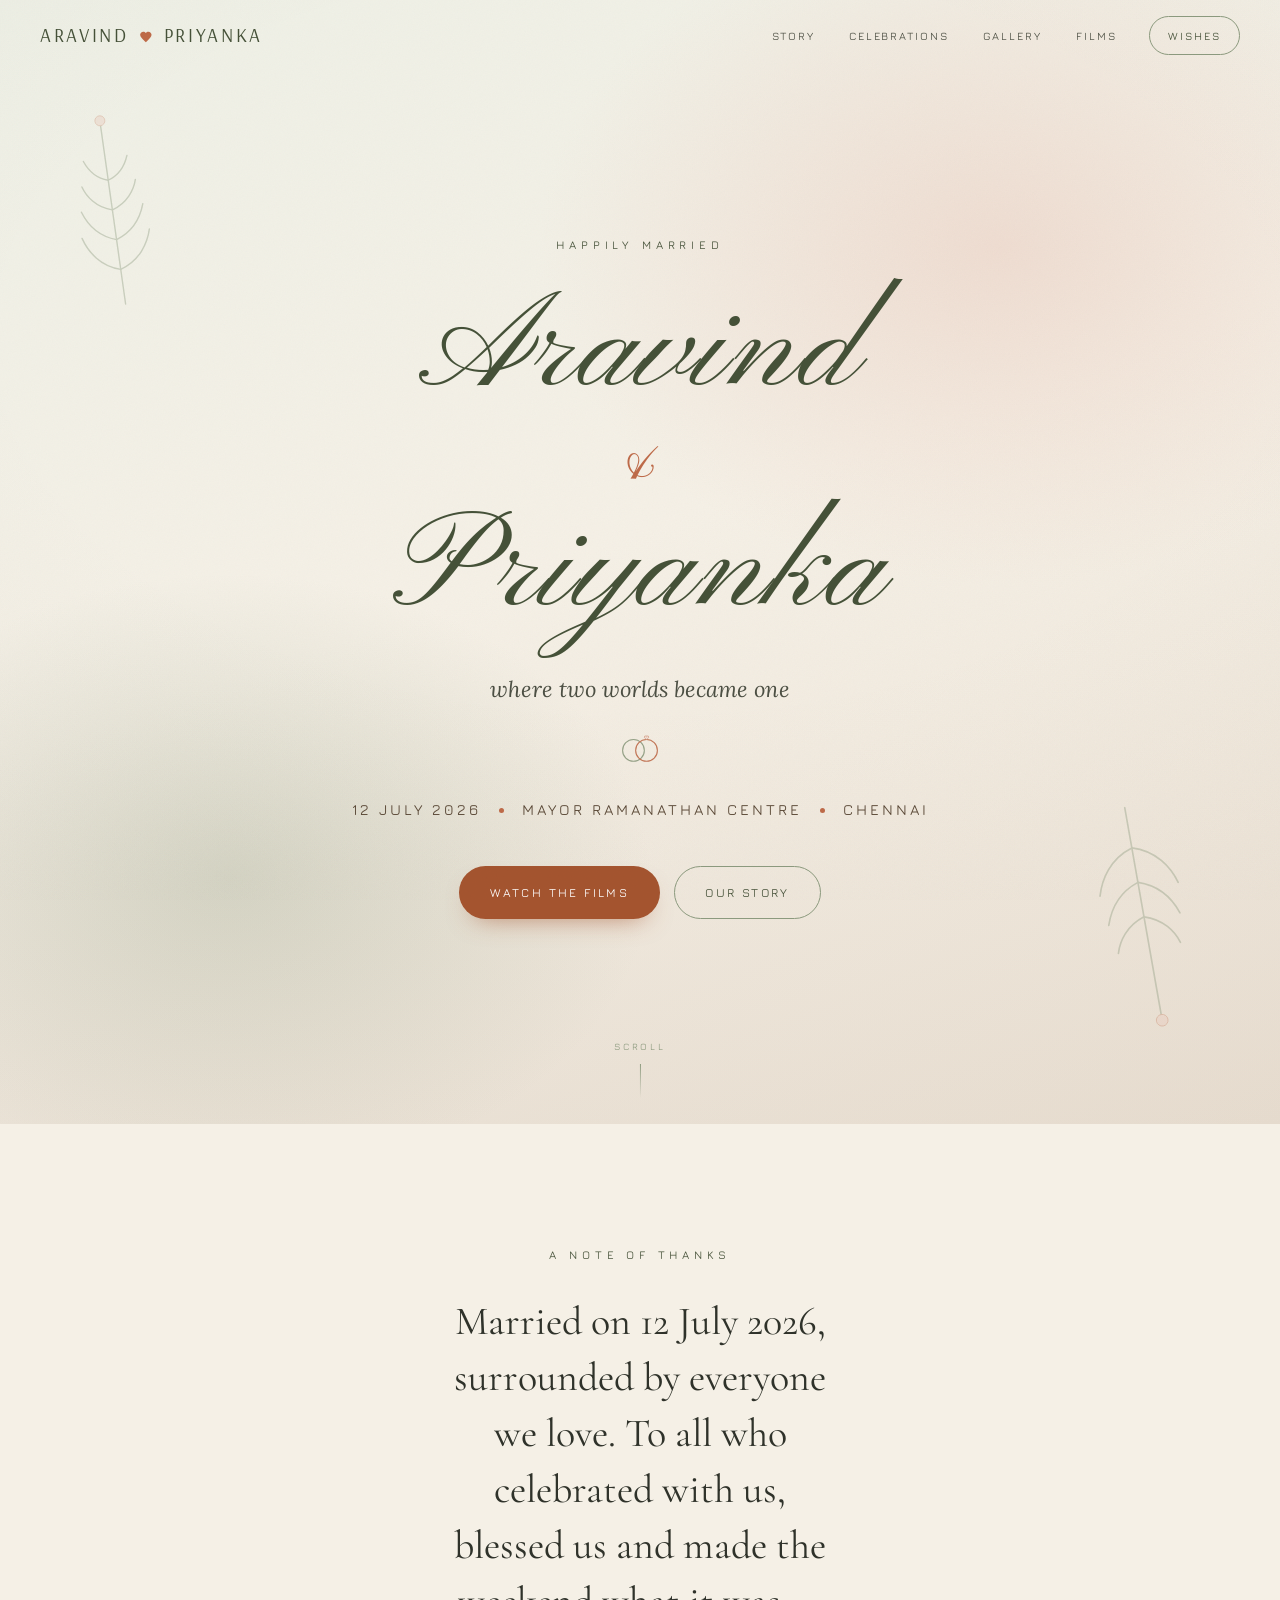
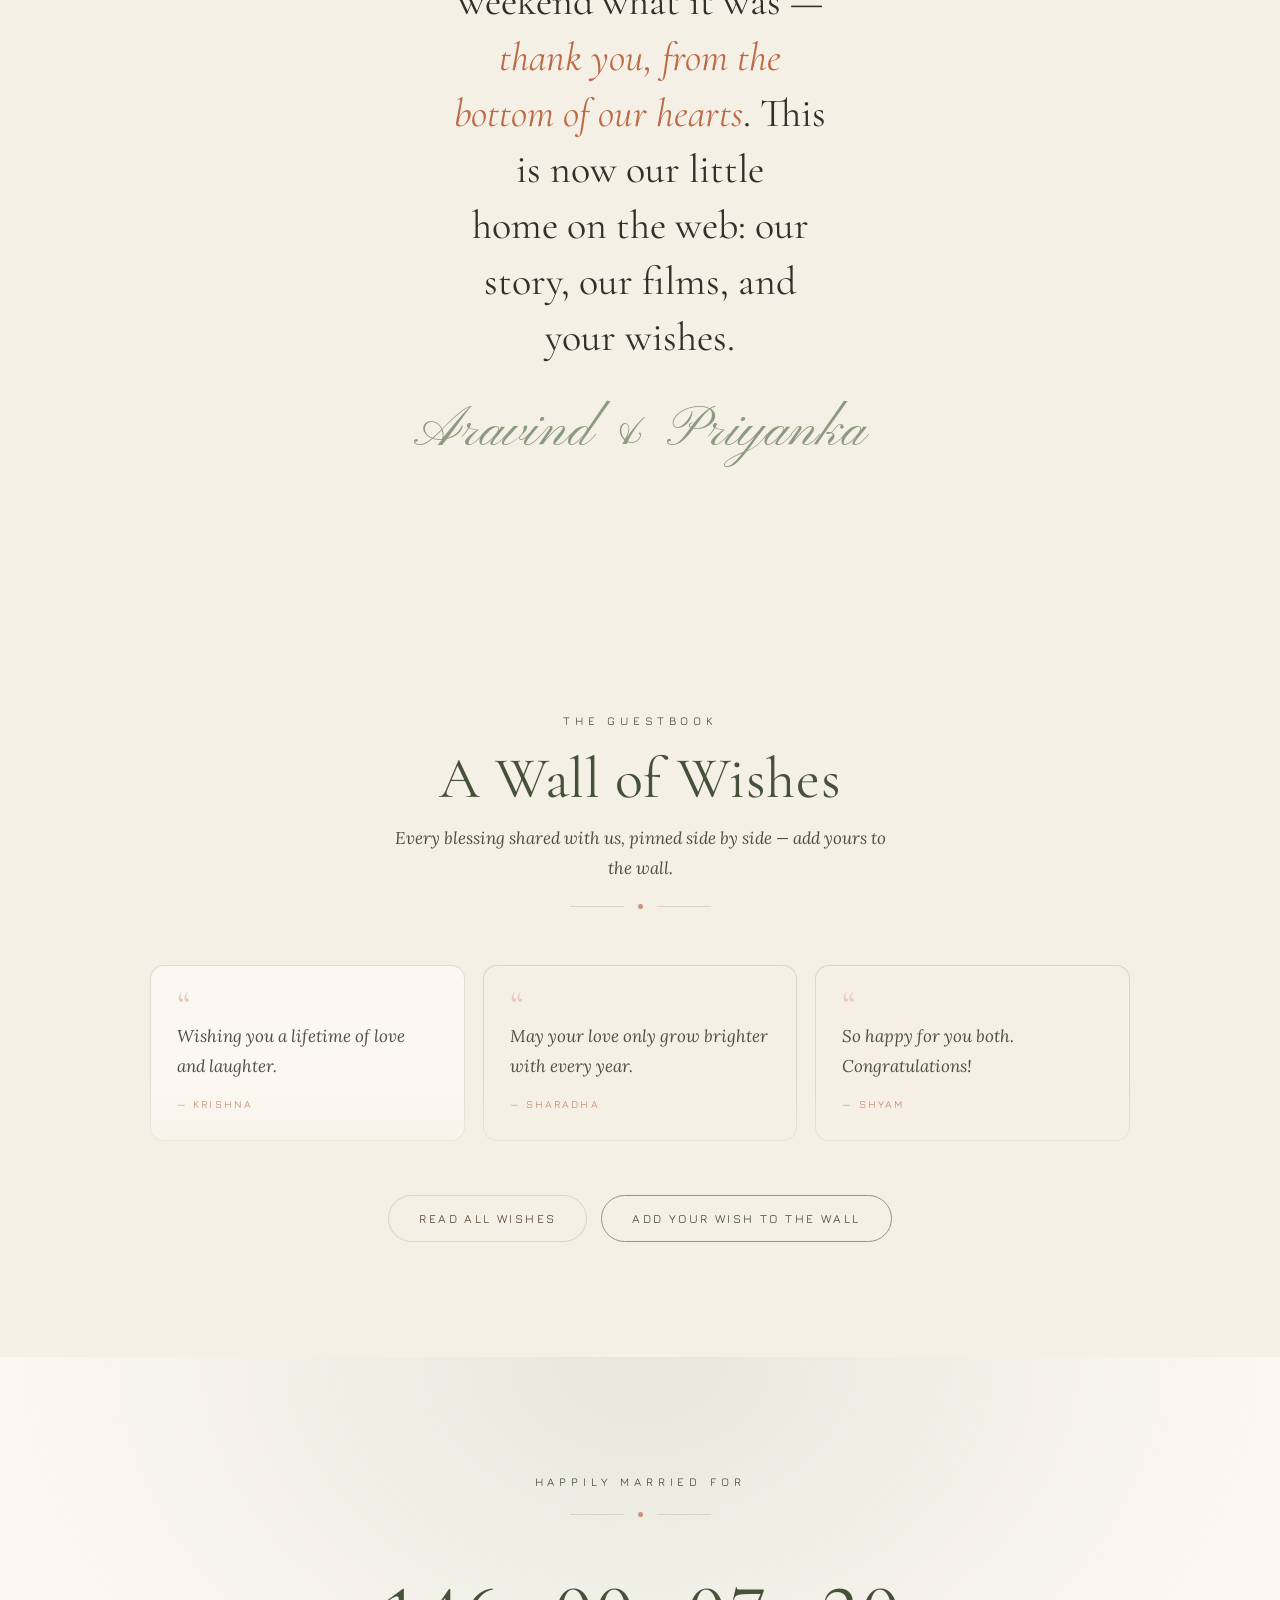
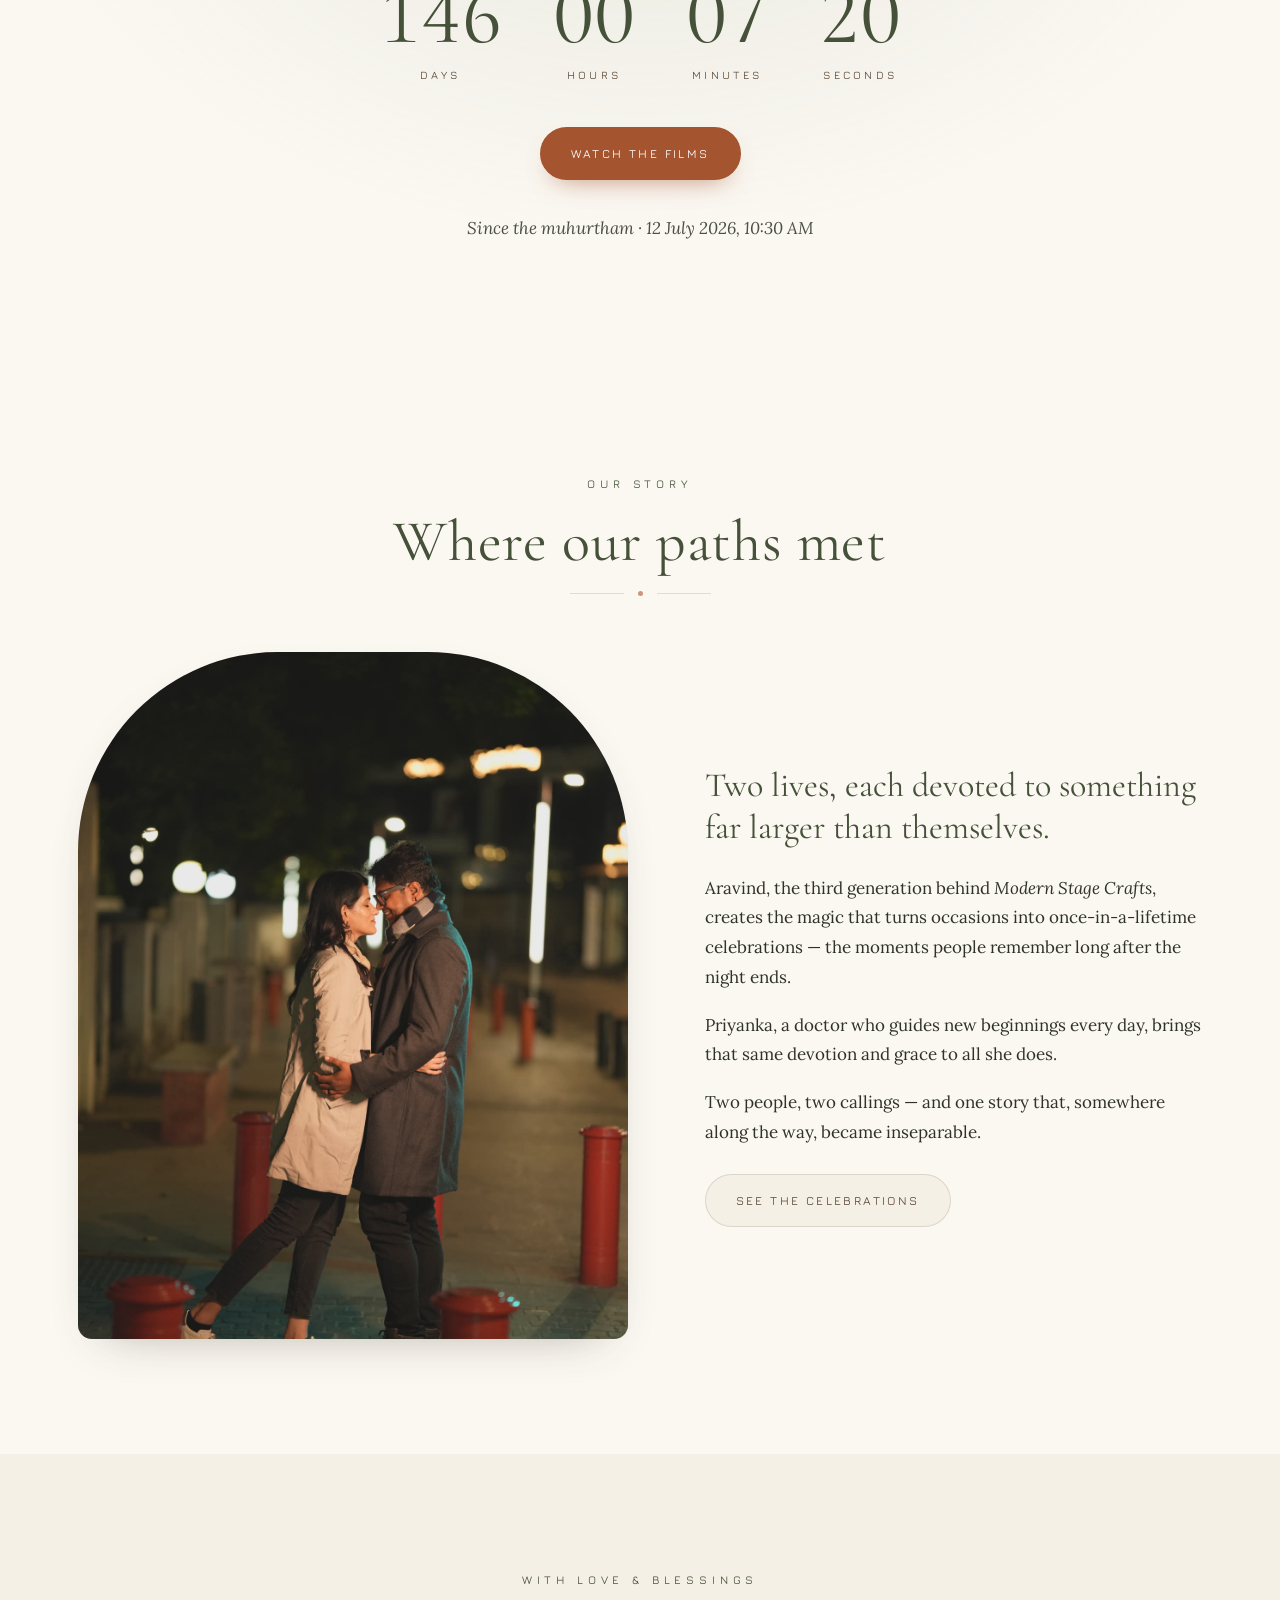
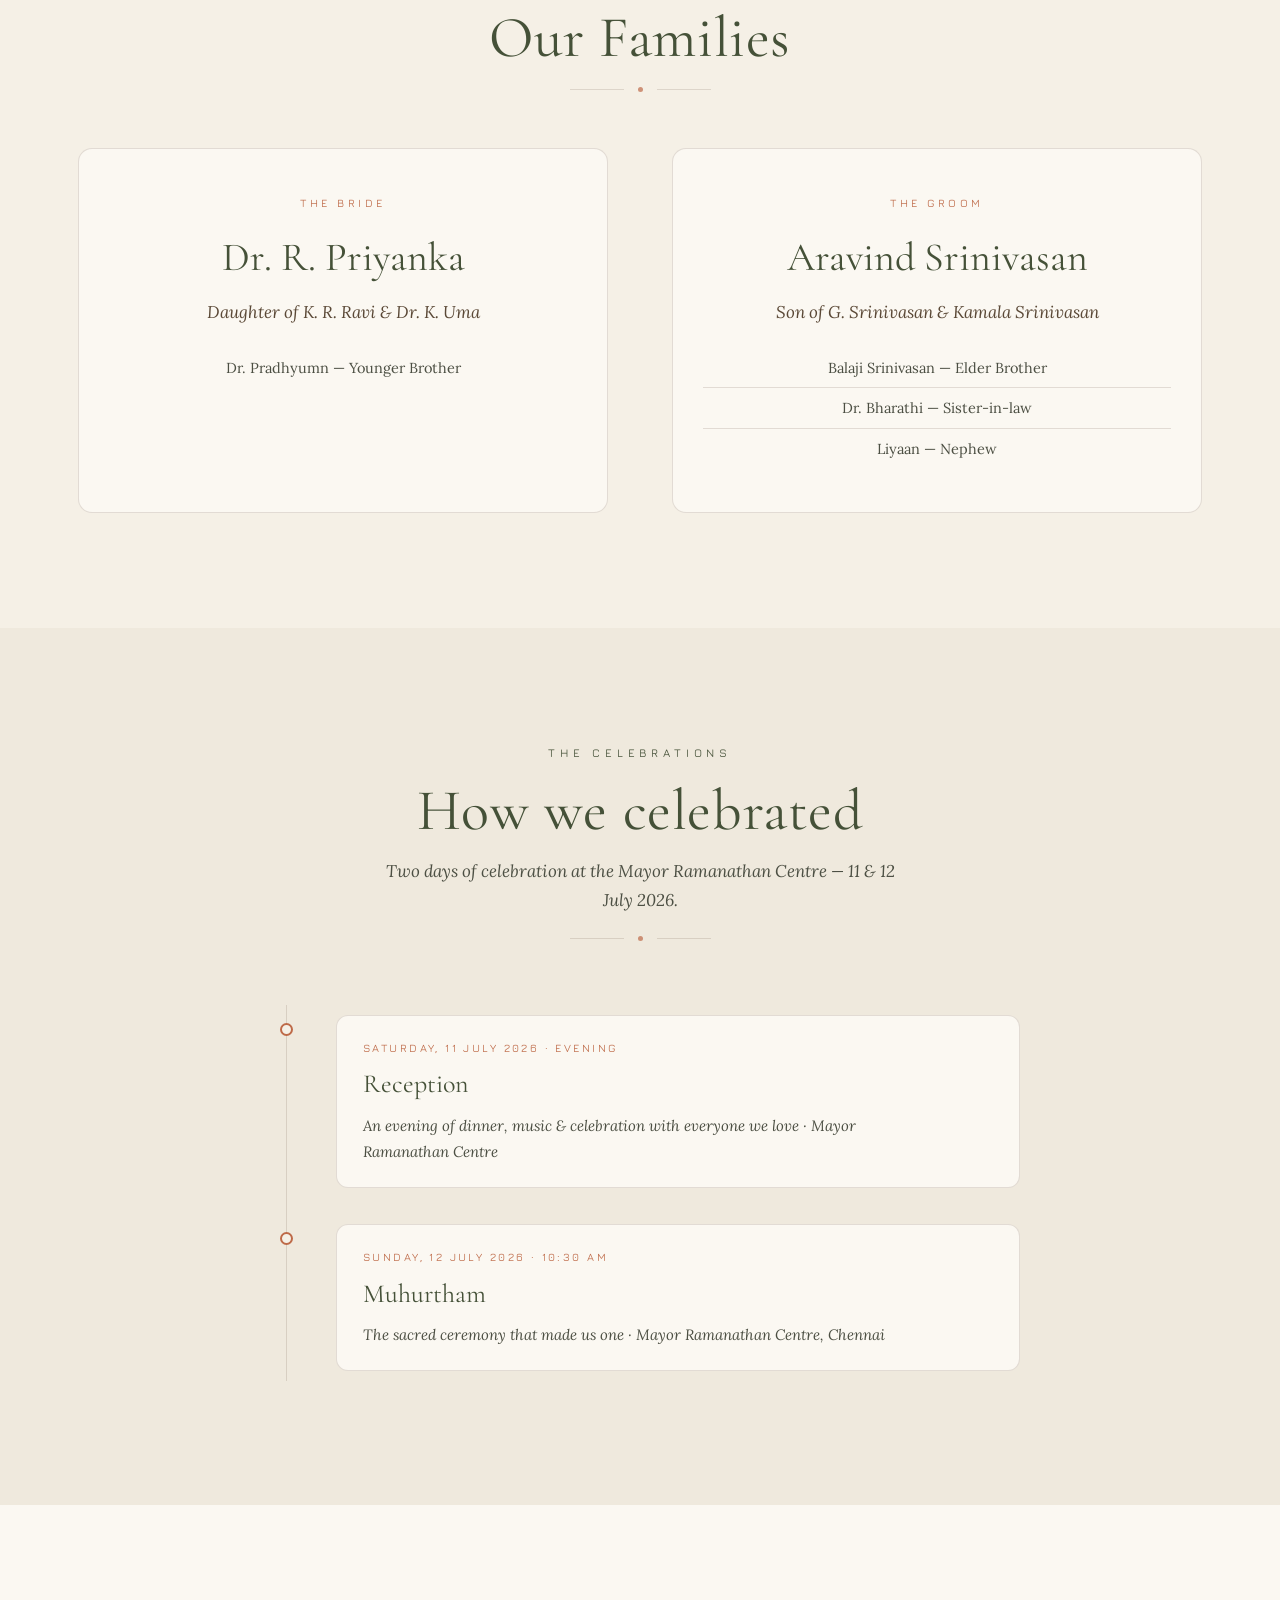
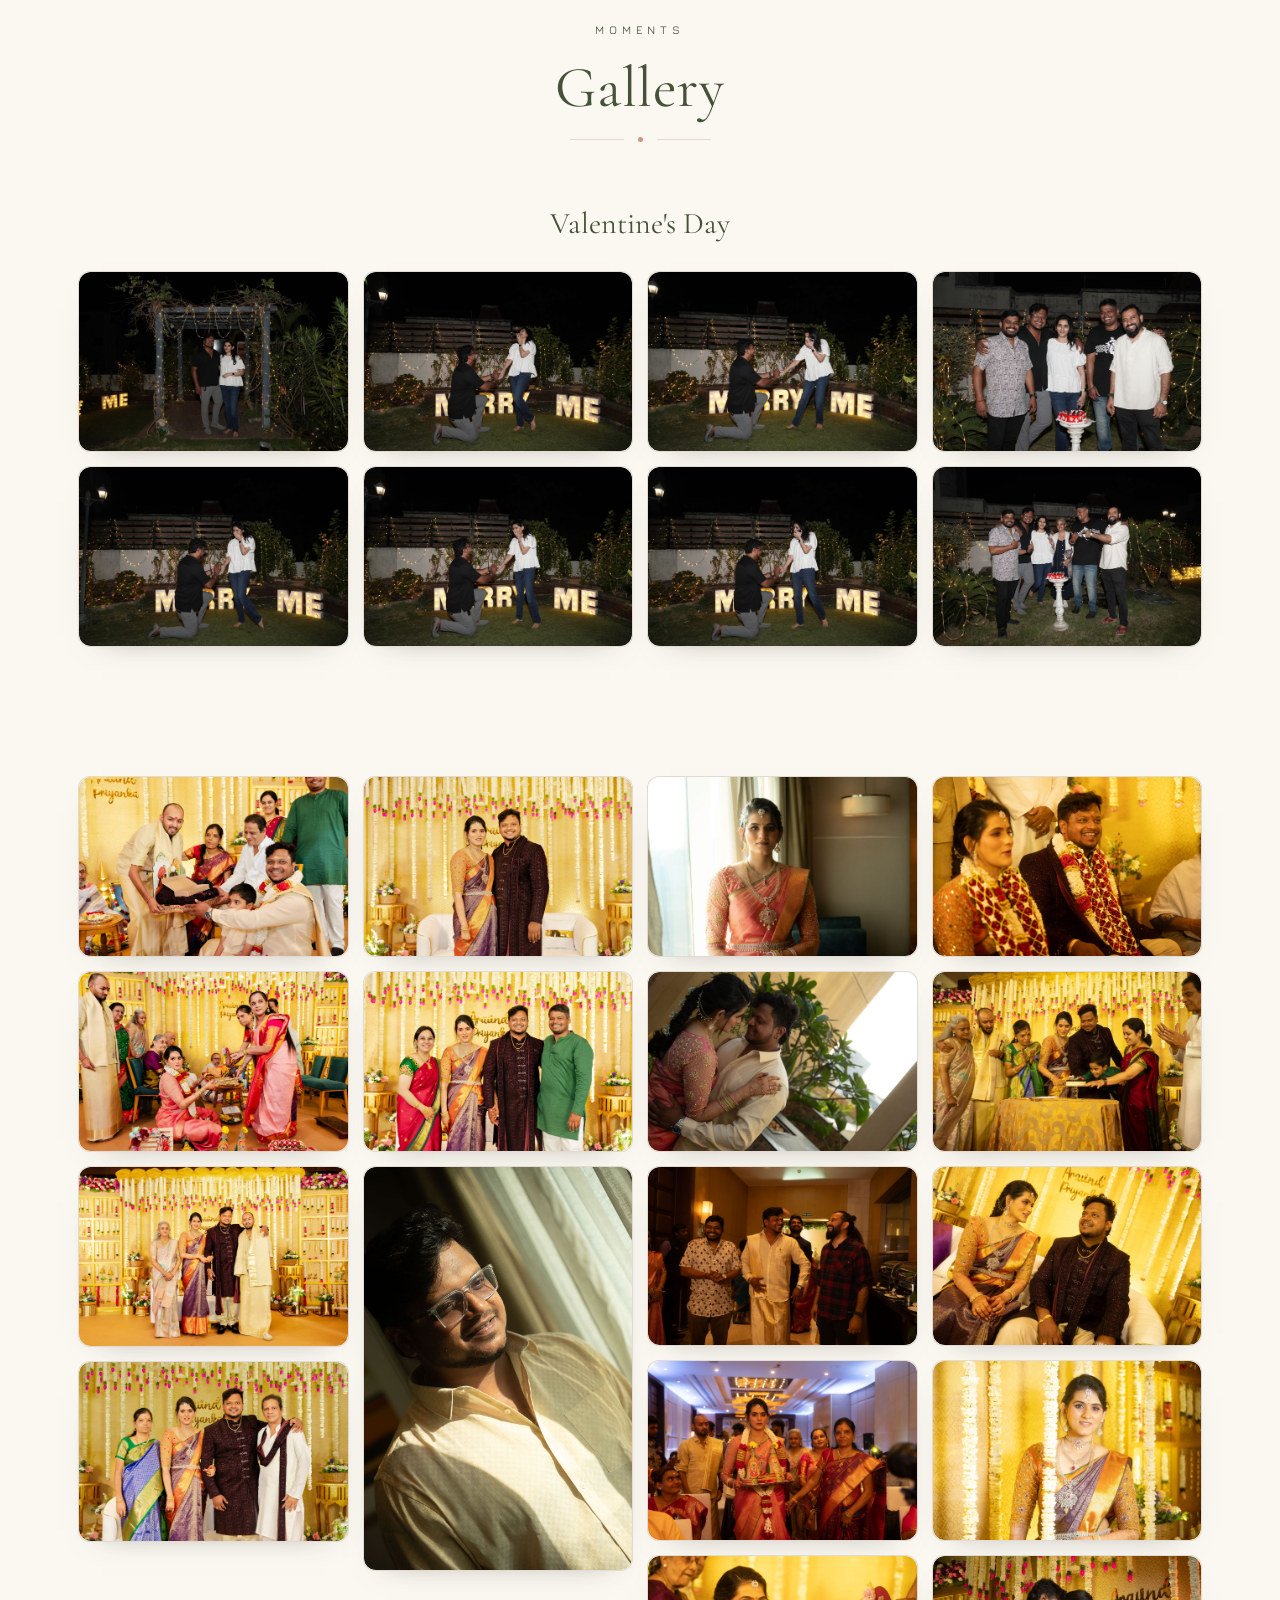
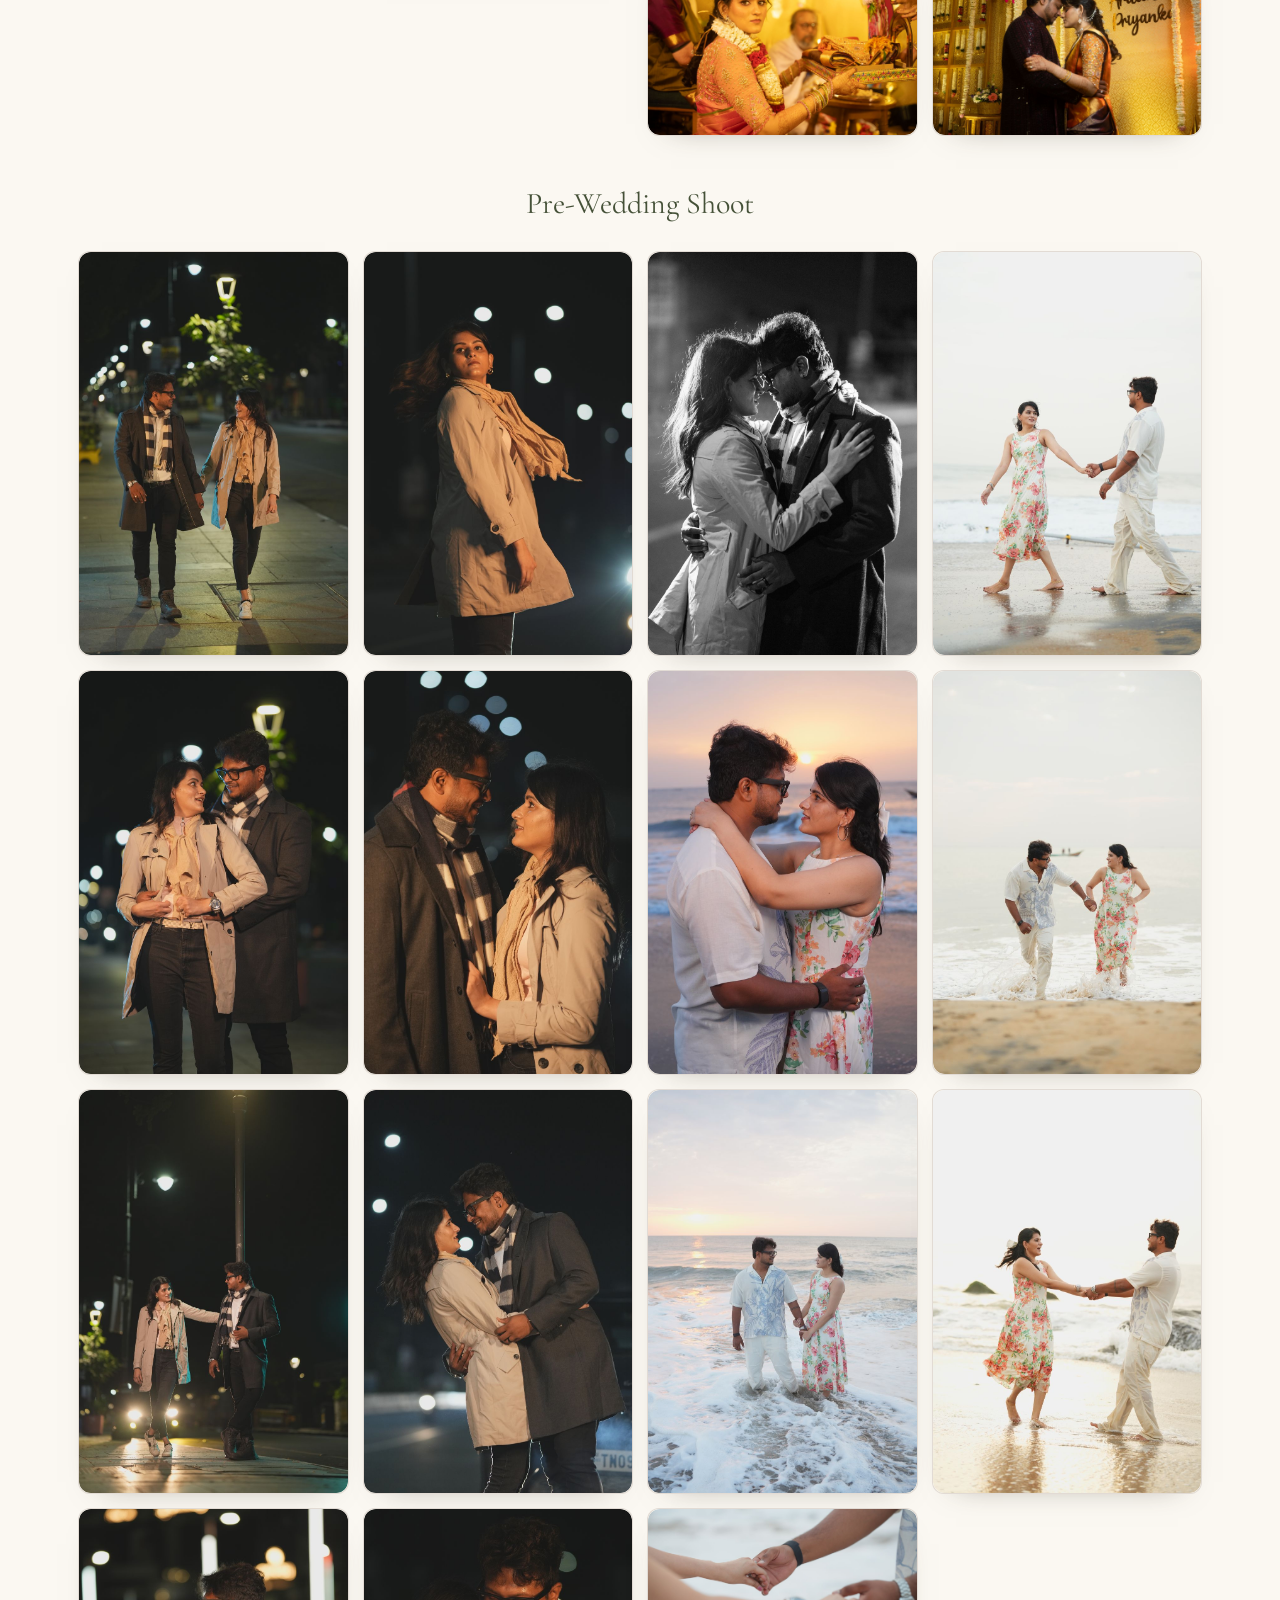
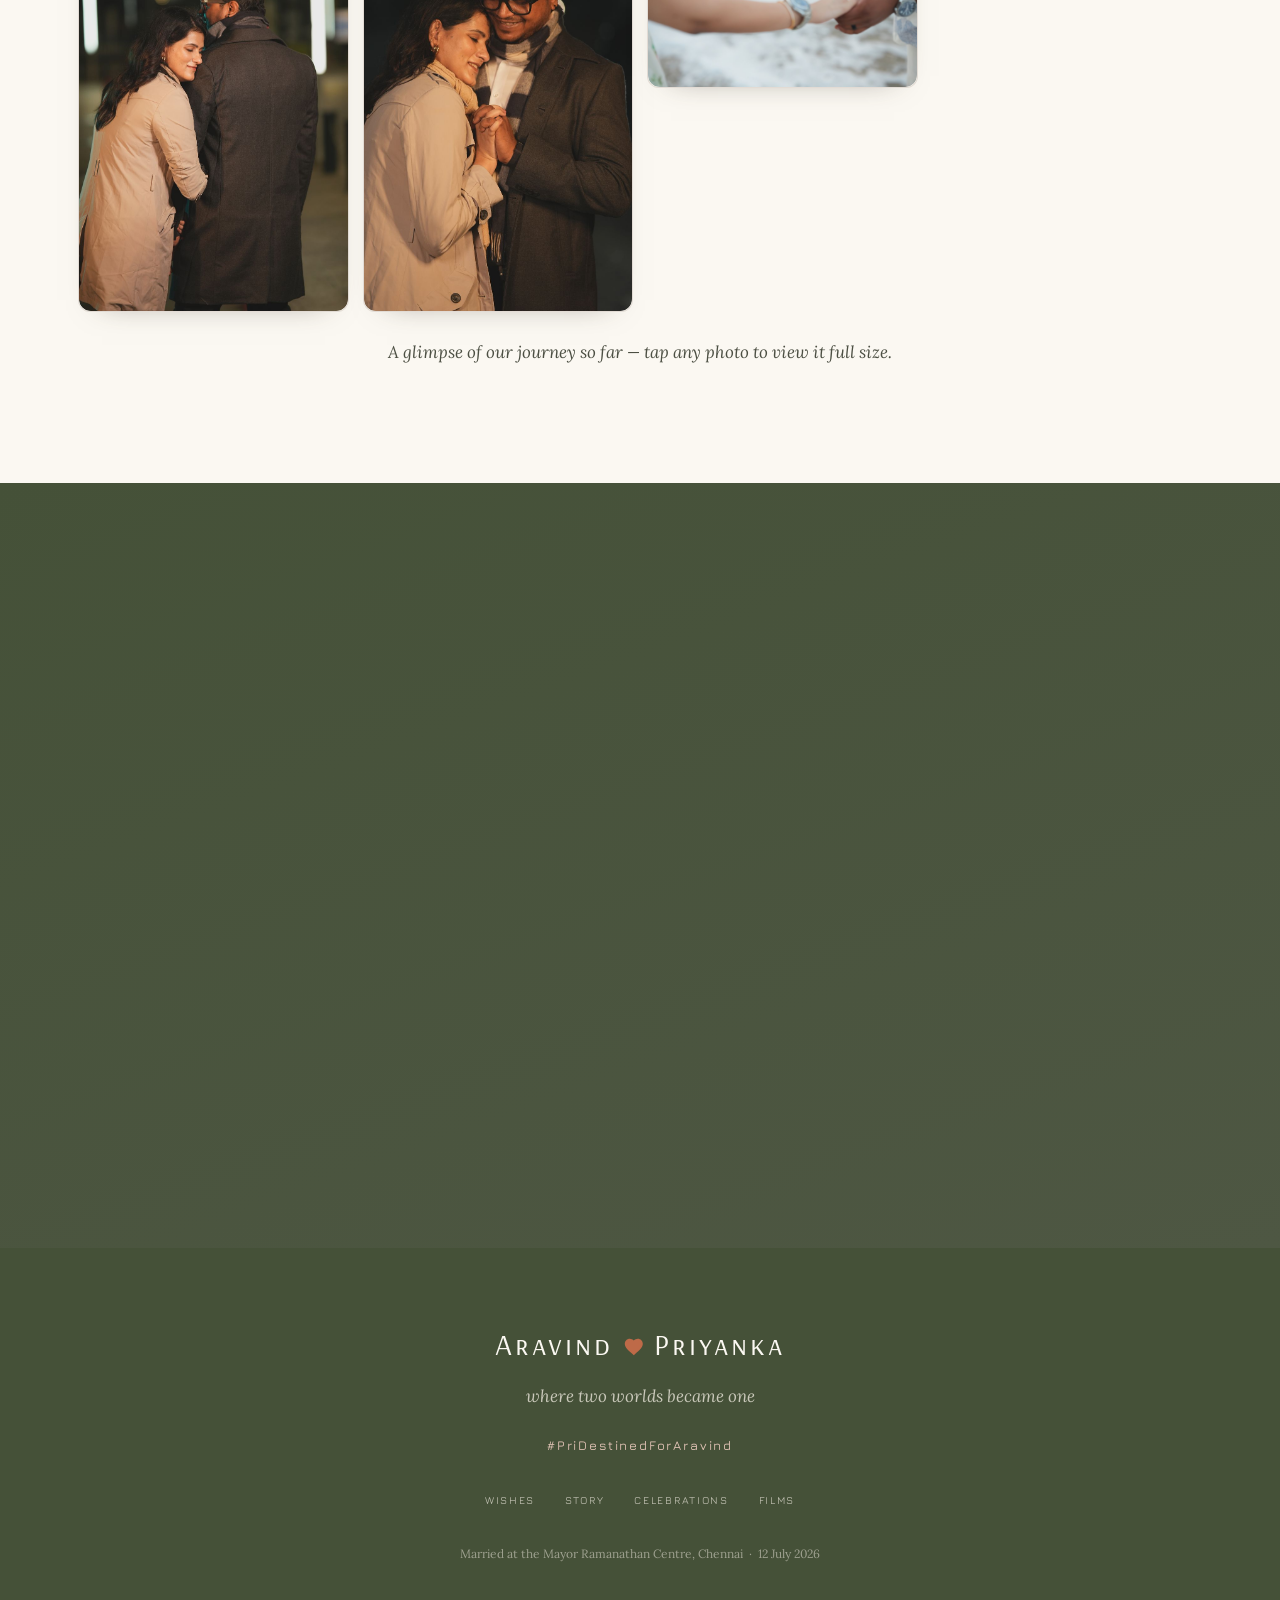
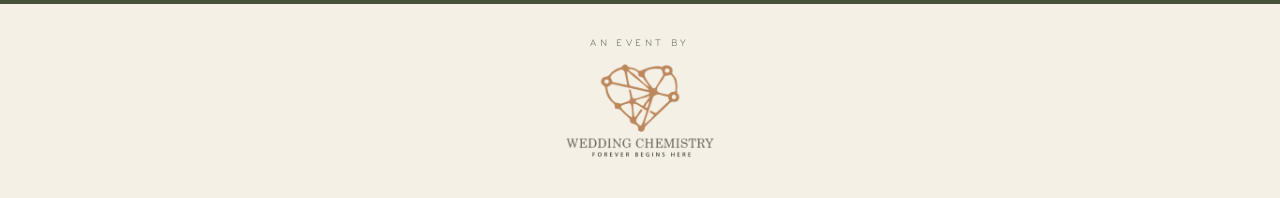
<file: intro/index.html>
<!DOCTYPE html>
<html lang="en">
<head>
<meta charset="UTF-8">
<meta name="viewport" content="width=device-width, initial-scale=1">
<meta name="color-scheme" content="light">
<title>Aravind & Priyanka · #PriDestinedForAravind</title>
<meta name="description" content="Aravind Srinivasan & Dr. R. Priyanka — married on 12 July 2026 at the Mayor Ramanathan Centre, Chennai. Where two worlds became one.">

<!-- Open Graph / WhatsApp share preview -->
<meta property="og:type" content="website">
<meta property="og:site_name" content="Aravind & Priyanka">
<meta property="og:url" content="https://aravindandpriyanka.com/intro/">
<meta property="og:title" content="Aravind & Priyanka — Married 12 July 2026">
<meta property="og:description" content="Aravind Srinivasan & Dr. R. Priyanka were married on 12 July 2026 in Chennai · #PriDestinedForAravind">
<meta property="og:image" content="https://aravindandpriyanka.com/intro/assets/img/share.jpg?v=2">
<meta property="og:image:secure_url" content="https://aravindandpriyanka.com/intro/assets/img/share.jpg?v=2">
<meta property="og:image:type" content="image/jpeg">
<meta property="og:image:width" content="1200">
<meta property="og:image:height" content="630">
<meta property="og:image:alt" content="Aravind & Priyanka">
<meta name="twitter:card" content="summary_large_image">
<meta name="twitter:title" content="Aravind & Priyanka — Married 12 July 2026">
<meta name="twitter:description" content="Aravind Srinivasan & Dr. R. Priyanka were married on 12 July 2026 at the Mayor Ramanathan Centre, Chennai">
<meta name="twitter:image" content="https://aravindandpriyanka.com/intro/assets/img/share.jpg?v=2">

<link rel="preconnect" href="https://www.google.com">
<link rel="stylesheet" href="styles.css?v=20260714">
<link rel="stylesheet" href="intro.css?v=20260714">
<link rel="stylesheet" href="../assets/media.css?v=20260714">
</head>
<body>

<!-- ============ NAV ============ -->
<header class="nav" id="nav">
  <a href="#top" class="brand">ARAVIND <span class="heart"><svg viewBox="0 0 24 24" width="0.72em" height="0.72em" aria-hidden="true" style="vertical-align:-0.1em;fill:var(--terra)"><path d="M12 21.35l-1.45-1.32C5.4 15.36 2 12.28 2 8.5 2 5.42 4.42 3 7.5 3c1.74 0 3.41.81 4.5 2.09C13.09 3.81 14.76 3 16.5 3 19.58 3 22 5.42 22 8.5c0 3.78-3.4 6.86-8.55 11.54L12 21.35z"/></svg></span> PRIYANKA</a>
  <nav id="menu">
    <a href="#story">Story</a>
    <a href="#events">Celebrations</a>
    <a href="#gallery">Gallery</a>
    <a href="#live">Films</a>
    <a href="#blessings" class="nav-cta">Wishes</a>
  </nav>
  <button class="burger" id="burger" aria-label="Menu"><span></span><span></span><span></span></button>
</header>

<!-- ============ HERO ============ -->
<section class="hero" id="top">
  <!-- Hero couple video. Desktop = landscape hero-loop.mp4 (cover). intro.js swaps to
       the portrait slideshow hero-mobile.mp4 on phones so it fills edge-to-edge. -->
  <video class="hero-bg" autoplay muted loop playsinline preload="auto"
         poster="assets/img/hero-poster.jpg">
    <source src="assets/video/hero-loop.mp4" type="video/mp4">
  </video>
  <div class="hero-bg-tint"></div>
  <div class="veil"></div>
  <!-- botanical sprigs -->
  <svg class="sprig" style="top:8%;left:4%;width:120px;transform:rotate(-8deg);" viewBox="0 0 120 220">
    <g stroke="#8c9a7e" fill="none" stroke-width="1.4" stroke-linecap="round">
      <path d="M60 215 C60 150 60 90 60 30"/>
      <path d="M60 180 C40 174 30 158 26 144"/><path d="M60 180 C80 174 90 158 94 144"/>
      <path d="M60 150 C42 144 33 130 29 118"/><path d="M60 150 C78 144 87 130 91 118"/>
      <path d="M60 120 C44 115 36 103 33 93"/><path d="M60 120 C76 115 84 103 87 93"/>
      <path d="M60 90 C47 86 41 76 38 68"/><path d="M60 90 C73 86 79 76 82 68"/>
    </g>
    <circle cx="60" cy="30" r="5" fill="#e9c9bc" stroke="#be6a48" stroke-width=".6"/>
  </svg>
  <svg class="sprig" style="bottom:6%;right:5%;width:140px;transform:rotate(170deg);" viewBox="0 0 120 220">
    <g stroke="#8c9a7e" fill="none" stroke-width="1.4" stroke-linecap="round">
      <path d="M60 215 C60 150 60 90 60 30"/>
      <path d="M60 180 C40 174 30 158 26 144"/><path d="M60 180 C80 174 90 158 94 144"/>
      <path d="M60 150 C42 144 33 130 29 118"/><path d="M60 150 C78 144 87 130 91 118"/>
      <path d="M60 120 C44 115 36 103 33 93"/><path d="M60 120 C76 115 84 103 87 93"/>
    </g>
    <circle cx="60" cy="30" r="5" fill="#e9c9bc" stroke="#be6a48" stroke-width=".6"/>
  </svg>

  <div class="hero-inner">
    <div class="eyebrow kicker">Happily married</div>
    <h1 class="display">Aravind<span class="amp">&amp;</span>Priyanka</h1>
    <p class="tag">where two worlds became one</p>
    <svg class="rings" viewBox="0 0 80 48" aria-hidden="true"><g fill="none" stroke-width="1.5"><circle class="r1" cx="31" cy="24" r="15"/><circle class="r2" cx="49" cy="24" r="15"/></g><g class="sol"><path class="sol-gem" d="M46.6 4.2 L51.4 4.2 L52 5.7 L49 9.5 L46 5.7 Z"/><path class="sol-fac" d="M46 5.7 H52 M49 4.2 V9.5"/></g></svg>
    <div class="meta">
      <span data-cfg="dateShort">12 July 2026</span>
      <span class="sep"></span>
      <span>Mayor Ramanathan Centre</span>
      <span class="sep"></span>
      <span>Chennai</span>
    </div>
    <div class="cta-row">
      <a href="#live" class="btn btn-primary">Watch the films</a>
      <a href="#story" class="btn btn-ghost">Our Story</a>
    </div>
  </div>
  <a href="#intro" class="scrollcue">Scroll<span class="line"></span></a>
</section>

<!-- ============ INTRO ============ -->
<section class="intro" id="intro">
  <div class="wrap reveal">
    <span class="eyebrow">A note of thanks</span>
    <p class="big" style="margin-top:24px;">Married on 12 July 2026, surrounded by everyone we love. To all who celebrated with us, blessed us and made the weekend what it was — <em>thank you, from the bottom of our hearts</em>. This is now our little home on the web: our story, our films, and your wishes.</p>
    <p class="names-script">Aravind &amp; Priyanka</p>
  </div>
</section>

<!-- ============ WISHES WALL ============ -->
<section id="blessings">
  <div class="wrap">
    <div class="sec-head reveal">
      <span class="eyebrow">The Guestbook</span>
      <h2 class="sec-title">A Wall of Wishes</h2>
      <p class="sec-lead" style="margin-top:16px;">Every blessing shared with us, pinned side by side — add yours to the wall.</p>
      <div class="divider"><span class="ln"></span><span class="dot"></span><span class="ln"></span></div>
    </div>
    <div class="wall-clip" id="wallClip">
      <div class="bless-grid" id="blessGrid">
        <div class="bless reveal"><div class="q">&ldquo;</div><p>Wishing you a lifetime of love and laughter.</p><div class="by">— Krishna</div></div>
        <div class="bless reveal"><div class="q">&ldquo;</div><p>May your love only grow brighter with every year.</p><div class="by">— Sharadha</div></div>
        <div class="bless reveal"><div class="q">&ldquo;</div><p>So happy for you both. Congratulations!</p><div class="by">— Shyam</div></div>
      </div>
    </div>
    <div class="center wall-actions">
      <button type="button" class="btn btn-soft" id="wallMore" hidden>Read all wishes</button>
      <button type="button" class="btn btn-ghost" id="blessOpen">Add your wish to the wall</button>
    </div>
  </div>
  <!-- Leave-a-blessing modal -->
  <div class="bless-modal" id="blessModal" hidden>
    <div class="bless-dialog" role="dialog" aria-modal="true" aria-labelledby="blessTitle">
      <button type="button" class="bless-x" id="blessClose" aria-label="Close">&times;</button>
      <h3 id="blessTitle">Add your wish</h3>
      <p class="bless-sub">Share a wish for Aravind &amp; Priyanka — it goes up on the wall, and straight to their hearts.</p>
      <form id="blessForm" novalidate>
        <div class="field"><label>Your name</label><input name="name" placeholder="Your name"></div>
        <div class="field"><label>Your blessing</label><textarea name="message" rows="4" required placeholder="Wishing you a lifetime of love and laughter…"></textarea></div>
        <button type="submit" class="btn btn-primary" style="width:100%;justify-content:center;">Send blessing</button>
      </form>
    </div>
  </div>
</section>

<!-- ============ COUNTDOWN ============ -->
<section class="countdown center" id="countdown">
  <div class="wrap reveal">
    <div class="sec-head">
      <span class="eyebrow" id="cd-eyebrow">Happily married for</span>
      <div class="divider"><span class="ln"></span><span class="dot"></span><span class="ln"></span></div>
    </div>
    <div class="cd-grid" id="cd">
      <div class="cd-cell"><div class="num" id="cd-d">—</div><div class="lab">Days</div></div>
      <div class="cd-cell"><div class="num" id="cd-h">—</div><div class="lab">Hours</div></div>
      <div class="cd-cell"><div class="num" id="cd-m">—</div><div class="lab">Minutes</div></div>
      <div class="cd-cell"><div class="num" id="cd-s">—</div><div class="lab">Seconds</div></div>
    </div>
    <div class="cd-live" id="cd-live">
      <div><a class="btn btn-primary" id="cd-live-btn" href="#live">Watch the films</a></div>
    </div>
    <p class="cd-date" id="cd-date">Since the muhurtham · 12 July 2026, 10:30 AM</p>
  </div>
</section>

<!-- ============ STORY ============ -->
<section class="alt" id="story">
  <div class="wrap">
    <div class="sec-head reveal">
      <span class="eyebrow">Our Story</span>
      <h2 class="sec-title">Where our paths met</h2>
      <div class="divider"><span class="ln"></span><span class="dot"></span><span class="ln"></span></div>
    </div>
    <div class="story-grid">
      <div class="story-art reveal">
        <img class="story-photo" src="../assets/photos/full/p43.jpg" loading="lazy" alt="Aravind &amp; Priyanka">
      </div>
      <div class="story-copy reveal">
        <p class="lead-line">Two lives, each devoted to something far larger than themselves.</p>
        <p>Aravind, the third generation behind <em>Modern Stage Crafts</em>, creates the magic that turns occasions into once-in-a-lifetime celebrations — the moments people remember long after the night ends.</p>
        <p>Priyanka, a doctor who guides new beginnings every day, brings that same devotion and grace to all she does.</p>
        <p>Two people, two callings — and one story that, somewhere along the way, became inseparable.</p>
        <a href="#events" class="btn btn-soft" style="margin-top:8px;">See the celebrations</a>
      </div>
    </div>
  </div>
</section>

<!-- ============ FAMILIES ============ -->
<section id="families">
  <div class="wrap">
    <div class="sec-head reveal">
      <span class="eyebrow">With Love &amp; Blessings</span>
      <h2 class="sec-title">Our Families</h2>
      <div class="divider"><span class="ln"></span><span class="dot"></span><span class="ln"></span></div>
    </div>
    <div class="fam-grid">
      <div class="fam-card reveal">
        <div class="role">The Bride</div>
        <h3>Dr. R. Priyanka</h3>
        <p class="sub">Daughter of K. R. Ravi &amp; Dr. K. Uma</p>
        <ul>
          <li>Dr. Pradhyumn <span class="muted">— Younger Brother</span></li>
        </ul>
      </div>
      <div class="fam-card reveal">
        <div class="role">The Groom</div>
        <h3>Aravind Srinivasan</h3>
        <p class="sub">Son of G. Srinivasan &amp; Kamala Srinivasan</p>
        <ul>
          <li>Balaji Srinivasan <span class="muted">— Elder Brother</span></li>
          <li>Dr. Bharathi <span class="muted">— Sister-in-law</span></li>
          <li>Liyaan <span class="muted">— Nephew</span></li>
        </ul>
      </div>
    </div>
  </div>
</section>

<!-- ============ EVENTS ============ -->
<section class="paper" id="events">
  <div class="wrap">
    <div class="sec-head reveal">
      <span class="eyebrow">The Celebrations</span>
      <h2 class="sec-title">How we celebrated</h2>
      <p class="sec-lead" style="margin-top:16px;">Two days of celebration at the Mayor Ramanathan Centre — 11 &amp; 12 July 2026.</p>
      <div class="divider"><span class="ln"></span><span class="dot"></span><span class="ln"></span></div>
    </div>
    <div class="tl">
      <div class="ev reveal"><div class="node"></div>
        <div class="card ev-card">
          <div class="ev-head">
            <div class="ev-headtext">
              <div class="when">Saturday, 11 July 2026 · Evening</div>
              <h3>Reception</h3>
              <p class="where">An evening of dinner, music &amp; celebration with everyone we love · Mayor Ramanathan Centre</p>
            </div>
          </div>
        </div>
      </div>
      <div class="ev reveal"><div class="node"></div>
        <div class="card ev-card">
          <div class="ev-head">
            <div class="ev-headtext">
              <div class="when">Sunday, 12 July 2026 · 10:30 AM</div>
              <h3>Muhurtham</h3>
              <p class="where">The sacred ceremony that made us one · Mayor Ramanathan Centre, Chennai</p>
            </div>
          </div>
        </div>
      </div>
    </div>
  </div>
</section>

<!-- ============ GALLERY ============ -->
<section class="alt" id="gallery">
  <div class="wrap">
    <div class="sec-head reveal">
      <span class="eyebrow">Moments</span>
      <h2 class="sec-title">Gallery</h2>
      <div class="divider"><span class="ln"></span><span class="dot"></span><span class="ln"></span></div>
    </div>
    <h3 class="gal-title reveal">Valentine's Day</h3>
    <div class="gal reveal">
      <a class="gcell" href="../assets/photos/full/val01.jpg"><img src="../assets/photos/thumb/val01.jpg" loading="lazy" width="1280" height="855" alt="Aravind &amp; Priyanka — Valentine's Day"></a>
      <a class="gcell" href="../assets/photos/full/val02.jpg"><img src="../assets/photos/thumb/val02.jpg" loading="lazy" width="1280" height="855" alt="Aravind &amp; Priyanka — Valentine's Day"></a>
      <a class="gcell" href="../assets/photos/full/val03.jpg"><img src="../assets/photos/thumb/val03.jpg" loading="lazy" width="1280" height="855" alt="Aravind &amp; Priyanka — Valentine's Day"></a>
      <a class="gcell" href="../assets/photos/full/val04.jpg"><img src="../assets/photos/thumb/val04.jpg" loading="lazy" width="1280" height="855" alt="Aravind &amp; Priyanka — Valentine's Day"></a>
      <a class="gcell" href="../assets/photos/full/val05.jpg"><img src="../assets/photos/thumb/val05.jpg" loading="lazy" width="1280" height="855" alt="Aravind &amp; Priyanka — Valentine's Day"></a>
      <a class="gcell" href="../assets/photos/full/val06.jpg"><img src="../assets/photos/thumb/val06.jpg" loading="lazy" width="1280" height="855" alt="Aravind &amp; Priyanka — Valentine's Day"></a>
      <a class="gcell" href="../assets/photos/full/val07.jpg"><img src="../assets/photos/thumb/val07.jpg" loading="lazy" width="1280" height="855" alt="Aravind &amp; Priyanka — Valentine's Day"></a>
      <a class="gcell" href="../assets/photos/full/val08.jpg"><img src="../assets/photos/thumb/val08.jpg" loading="lazy" width="1280" height="855" alt="Aravind &amp; Priyanka — Valentine's Day"></a>
    </div>
    <h3 class="gal-title reveal" style="margin-top:42px;">Engagement</h3>
    <div class="gal reveal">
      <a class="gcell" href="../assets/photos/full/eng01.jpg"><img src="../assets/photos/thumb/eng01.jpg" loading="lazy" width="1280" height="854" alt="Aravind &amp; Priyanka — Engagement"></a>
      <a class="gcell" href="../assets/photos/full/eng02.jpg"><img src="../assets/photos/thumb/eng02.jpg" loading="lazy" width="1280" height="854" alt="Aravind &amp; Priyanka — Engagement"></a>
      <a class="gcell" href="../assets/photos/full/eng03.jpg"><img src="../assets/photos/thumb/eng03.jpg" loading="lazy" width="1280" height="854" alt="Aravind &amp; Priyanka — Engagement"></a>
      <a class="gcell" href="../assets/photos/full/eng04.jpg"><img src="../assets/photos/thumb/eng04.jpg" loading="lazy" width="1280" height="854" alt="Aravind &amp; Priyanka — Engagement"></a>
      <a class="gcell" href="../assets/photos/full/eng05.jpg"><img src="../assets/photos/thumb/eng05.jpg" loading="lazy" width="1280" height="854" alt="Aravind &amp; Priyanka — Engagement"></a>
      <a class="gcell" href="../assets/photos/full/eng06.jpg"><img src="../assets/photos/thumb/eng06.jpg" loading="lazy" width="1280" height="854" alt="Aravind &amp; Priyanka — Engagement"></a>
      <a class="gcell" href="../assets/photos/full/eng07.jpg"><img src="../assets/photos/thumb/eng07.jpg" loading="lazy" width="853" height="1280" alt="Aravind &amp; Priyanka — Engagement"></a>
      <a class="gcell" href="../assets/photos/full/eng08.jpg"><img src="../assets/photos/thumb/eng08.jpg" loading="lazy" width="1280" height="853" alt="Aravind &amp; Priyanka — Engagement"></a>
      <a class="gcell" href="../assets/photos/full/eng09.jpg"><img src="../assets/photos/thumb/eng09.jpg" loading="lazy" width="1280" height="853" alt="Aravind &amp; Priyanka — Engagement"></a>
      <a class="gcell" href="../assets/photos/full/eng10.jpg"><img src="../assets/photos/thumb/eng10.jpg" loading="lazy" width="1280" height="853" alt="Aravind &amp; Priyanka — Engagement"></a>
      <a class="gcell" href="../assets/photos/full/eng11.jpg"><img src="../assets/photos/thumb/eng11.jpg" loading="lazy" width="1280" height="853" alt="Aravind &amp; Priyanka — Engagement"></a>
      <a class="gcell" href="../assets/photos/full/eng12.jpg"><img src="../assets/photos/thumb/eng12.jpg" loading="lazy" width="1280" height="853" alt="Aravind &amp; Priyanka — Engagement"></a>
      <a class="gcell" href="../assets/photos/full/eng13.jpg"><img src="../assets/photos/thumb/eng13.jpg" loading="lazy" width="1280" height="853" alt="Aravind &amp; Priyanka — Engagement"></a>
      <a class="gcell" href="../assets/photos/full/eng14.jpg"><img src="../assets/photos/thumb/eng14.jpg" loading="lazy" width="1280" height="853" alt="Aravind &amp; Priyanka — Engagement"></a>
      <a class="gcell" href="../assets/photos/full/eng15.jpg"><img src="../assets/photos/thumb/eng15.jpg" loading="lazy" width="1280" height="853" alt="Aravind &amp; Priyanka — Engagement"></a>
      <a class="gcell" href="../assets/photos/full/eng16.jpg"><img src="../assets/photos/thumb/eng16.jpg" loading="lazy" width="1280" height="853" alt="Aravind &amp; Priyanka — Engagement"></a>
      <a class="gcell" href="../assets/photos/full/eng17.jpg"><img src="../assets/photos/thumb/eng17.jpg" loading="lazy" width="1280" height="853" alt="Aravind &amp; Priyanka — Engagement"></a>
    </div>
    <h3 class="gal-title reveal" style="margin-top:42px;">Pre-Wedding Shoot</h3>
    <div class="gal reveal">
      <a class="gcell" href="../assets/photos/full/pre01.jpg"><img src="../assets/photos/thumb/pre01.jpg" loading="lazy" width="853" height="1280" alt="Aravind &amp; Priyanka — Pre-wedding shoot"></a>
      <a class="gcell" href="../assets/photos/full/pre02.jpg"><img src="../assets/photos/thumb/pre02.jpg" loading="lazy" width="853" height="1280" alt="Aravind &amp; Priyanka — Pre-wedding shoot"></a>
      <a class="gcell" href="../assets/photos/full/pre03.jpg"><img src="../assets/photos/thumb/pre03.jpg" loading="lazy" width="853" height="1280" alt="Aravind &amp; Priyanka — Pre-wedding shoot"></a>
      <a class="gcell" href="../assets/photos/full/pre04.jpg"><img src="../assets/photos/thumb/pre04.jpg" loading="lazy" width="853" height="1280" alt="Aravind &amp; Priyanka — Pre-wedding shoot"></a>
      <a class="gcell" href="../assets/photos/full/pre05.jpg"><img src="../assets/photos/thumb/pre05.jpg" loading="lazy" width="853" height="1280" alt="Aravind &amp; Priyanka — Pre-wedding shoot"></a>
      <a class="gcell" href="../assets/photos/full/pre06.jpg"><img src="../assets/photos/thumb/pre06.jpg" loading="lazy" width="853" height="1280" alt="Aravind &amp; Priyanka — Pre-wedding shoot"></a>
      <a class="gcell" href="../assets/photos/full/pre07.jpg"><img src="../assets/photos/thumb/pre07.jpg" loading="lazy" width="853" height="1280" alt="Aravind &amp; Priyanka — Pre-wedding shoot"></a>
      <a class="gcell" href="../assets/photos/full/pre08.jpg"><img src="../assets/photos/thumb/pre08.jpg" loading="lazy" width="853" height="1280" alt="Aravind &amp; Priyanka — Pre-wedding shoot"></a>
      <a class="gcell" href="../assets/photos/full/pre09.jpg"><img src="../assets/photos/thumb/pre09.jpg" loading="lazy" width="853" height="1280" alt="Aravind &amp; Priyanka — Pre-wedding shoot"></a>
      <a class="gcell" href="../assets/photos/full/pre10.jpg"><img src="../assets/photos/thumb/pre10.jpg" loading="lazy" width="853" height="1280" alt="Aravind &amp; Priyanka — Pre-wedding shoot"></a>
      <a class="gcell" href="../assets/photos/full/pre11.jpg"><img src="../assets/photos/thumb/pre11.jpg" loading="lazy" width="853" height="1280" alt="Aravind &amp; Priyanka — Pre-wedding shoot"></a>
      <a class="gcell" href="../assets/photos/full/pre12.jpg"><img src="../assets/photos/thumb/pre12.jpg" loading="lazy" width="1280" height="853" alt="Aravind &amp; Priyanka — Pre-wedding shoot"></a>
      <a class="gcell" href="../assets/photos/full/pre13.jpg"><img src="../assets/photos/thumb/pre13.jpg" loading="lazy" width="853" height="1280" alt="Aravind &amp; Priyanka — Pre-wedding shoot"></a>
      <a class="gcell" href="../assets/photos/full/pre14.jpg"><img src="../assets/photos/thumb/pre14.jpg" loading="lazy" width="853" height="1280" alt="Aravind &amp; Priyanka — Pre-wedding shoot"></a>
      <a class="gcell" href="../assets/photos/full/pre15.jpg"><img src="../assets/photos/thumb/pre15.jpg" loading="lazy" width="853" height="1280" alt="Aravind &amp; Priyanka — Pre-wedding shoot"></a>
    </div>
    <p class="gal-note">A glimpse of our journey so far — tap any photo to view it full size.</p>
  </div>
</section>

<!-- ============ THE FILMS ============ -->
<section class="live" id="live">
  <div class="wrap reveal">
    <span class="eyebrow">Relive the day</span>
    <h2 class="sec-title" style="margin-top:14px;">The Wedding Films</h2>
    <p class="sec-lead">Both celebrations, captured in full — press play anytime.</p>
    <div class="streams">
      <div class="stream-card">
        <div class="stream-when">Reception · 11 July 2026</div>
        <div class="stream-frame">
          <iframe src="https://www.youtube.com/embed/RB5iaPDy6xo?rel=0&amp;playsinline=1" title="Reception — live stream" loading="lazy" allow="accelerometer; autoplay; clipboard-write; encrypted-media; gyroscope; picture-in-picture; web-share" allowfullscreen referrerpolicy="strict-origin-when-cross-origin"></iframe>
        </div>
        <a class="stream-link" href="https://www.youtube.com/live/RB5iaPDy6xo" target="_blank" rel="noopener">Watch on YouTube&nbsp;↗</a>
      </div>
      <div class="stream-card">
        <div class="stream-when">Muhurtham · 12 July 2026</div>
        <div class="stream-frame">
          <iframe src="https://www.youtube.com/embed/0Ip_urvbuA4?rel=0&amp;playsinline=1" title="Muhurtham — live stream" loading="lazy" allow="accelerometer; autoplay; clipboard-write; encrypted-media; gyroscope; picture-in-picture; web-share" allowfullscreen referrerpolicy="strict-origin-when-cross-origin"></iframe>
        </div>
        <a class="stream-link" href="https://www.youtube.com/live/0Ip_urvbuA4" target="_blank" rel="noopener">Watch on YouTube&nbsp;↗</a>
      </div>
    </div>
  </div>
</section>

<!-- ============ FOOTER ============ -->
<footer>
  <div class="mono">Aravind <span class="heart"><svg viewBox="0 0 24 24" width="0.72em" height="0.72em" aria-hidden="true" style="vertical-align:-0.1em;fill:var(--terra)"><path d="M12 21.35l-1.45-1.32C5.4 15.36 2 12.28 2 8.5 2 5.42 4.42 3 7.5 3c1.74 0 3.41.81 4.5 2.09C13.09 3.81 14.76 3 16.5 3 19.58 3 22 5.42 22 8.5c0 3.78-3.4 6.86-8.55 11.54L12 21.35z"/></svg></span> Priyanka</div>
  <p class="tag">where two worlds became one</p>
  <div class="hash">#PriDestinedForAravind</div>
  <div class="fnav">
    <a href="#blessings">Wishes</a><a href="#story">Story</a>
    <a href="#events">Celebrations</a><a href="#live">Films</a>
  </div>
  <p class="fine">Married at the Mayor Ramanathan Centre, Chennai &nbsp;·&nbsp; 12 July 2026</p>
</footer>

<!-- ============ EVENT CREDIT ============ -->
<div class="event-credit">
  <span class="ec-by">An Event by</span>
  <img class="ec-logo" src="../assets/wedding-chemistry-logo.png" alt="Wedding Chemistry — Forever Begins Here" loading="lazy" width="640" height="407">
</div>

<script src="script.js?v=20260714"></script>
<script src="intro.js?v=20260714"></script>
<script src="../assets/media.js?v=20260714"></script>
</body>
</html>
</file>
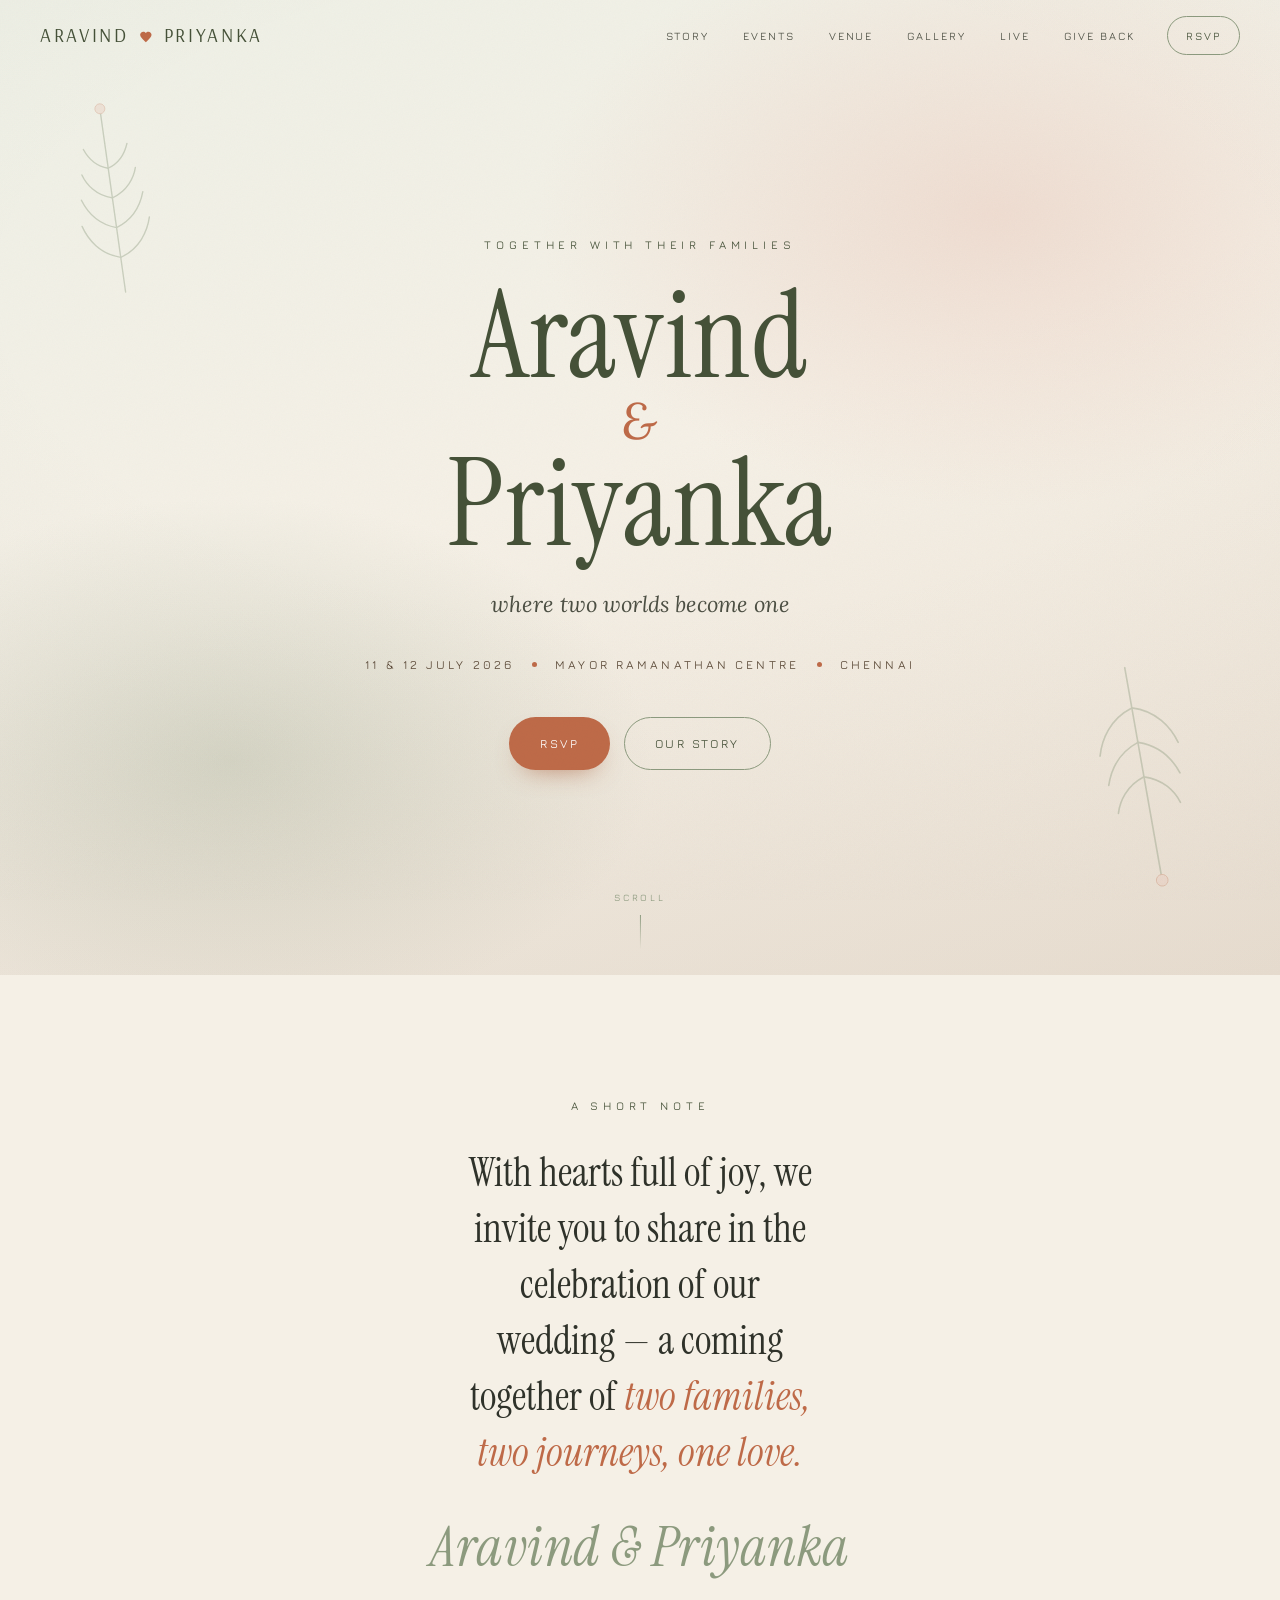
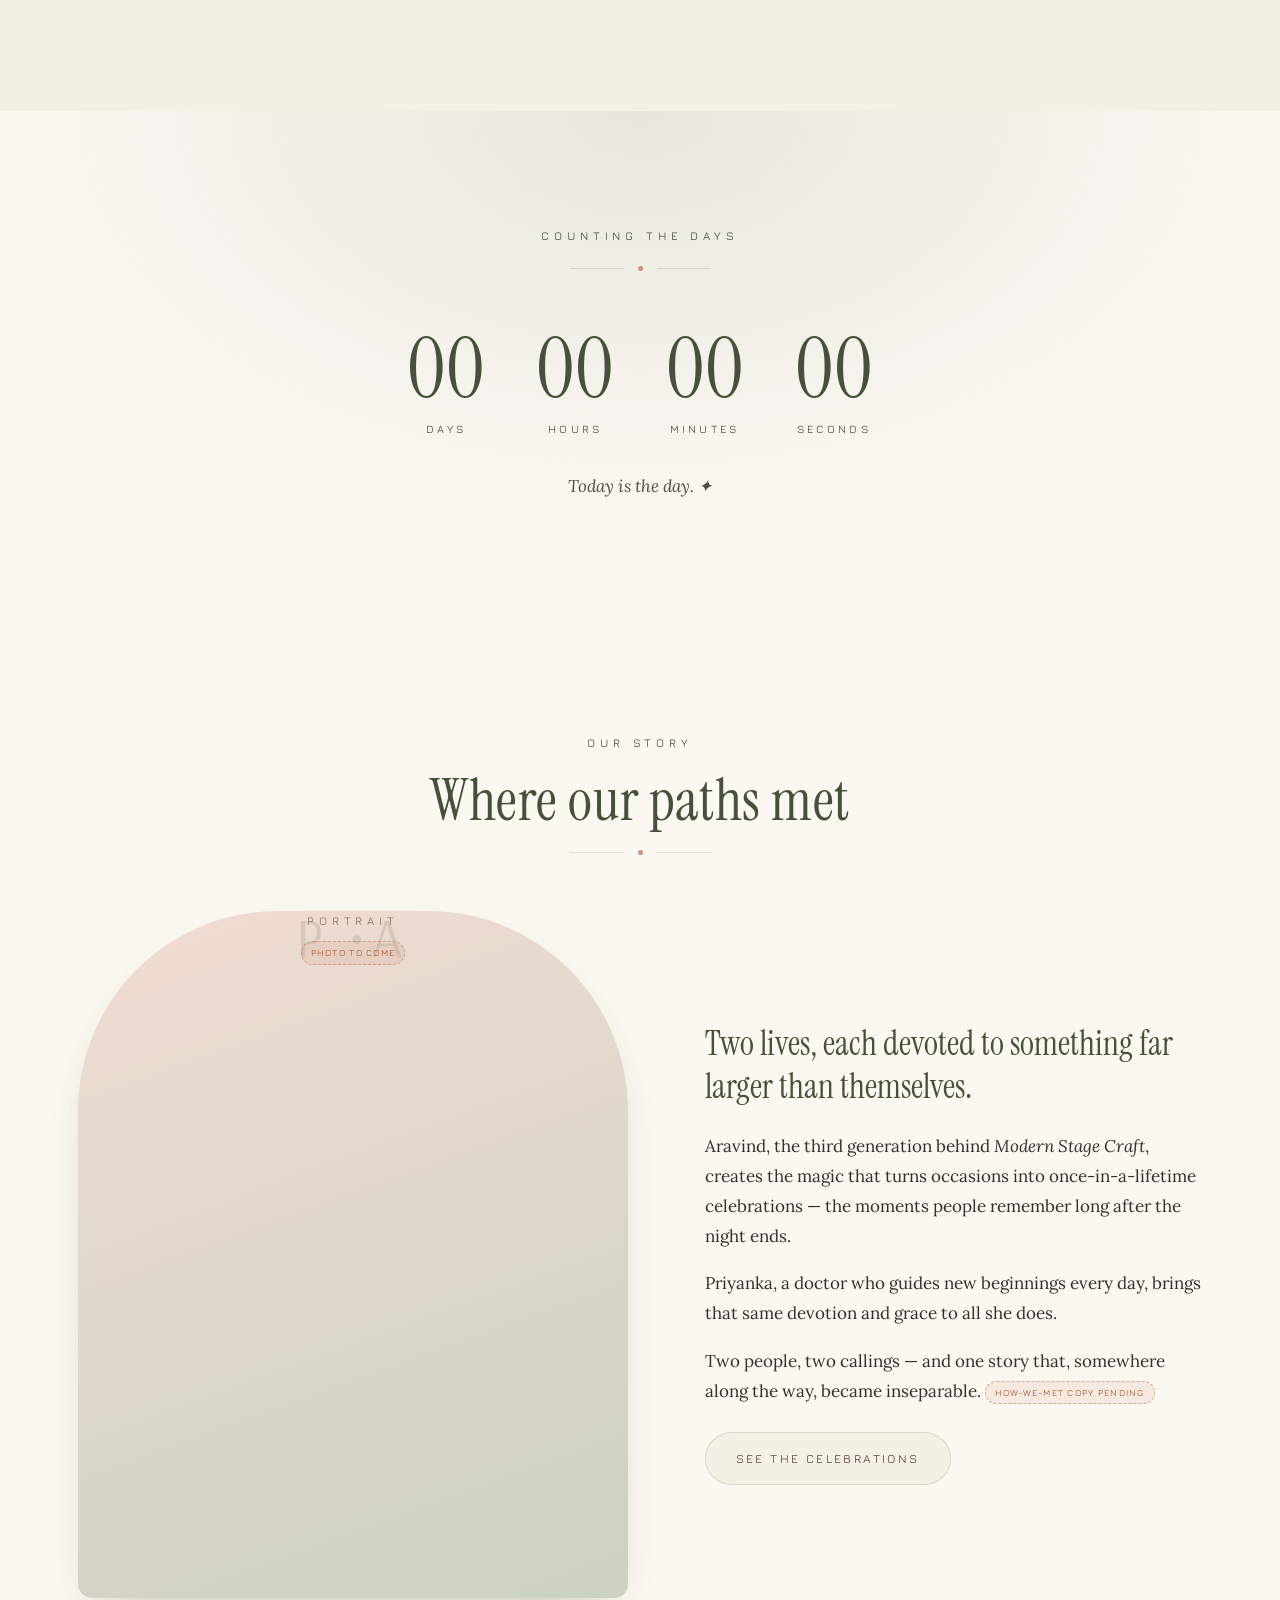
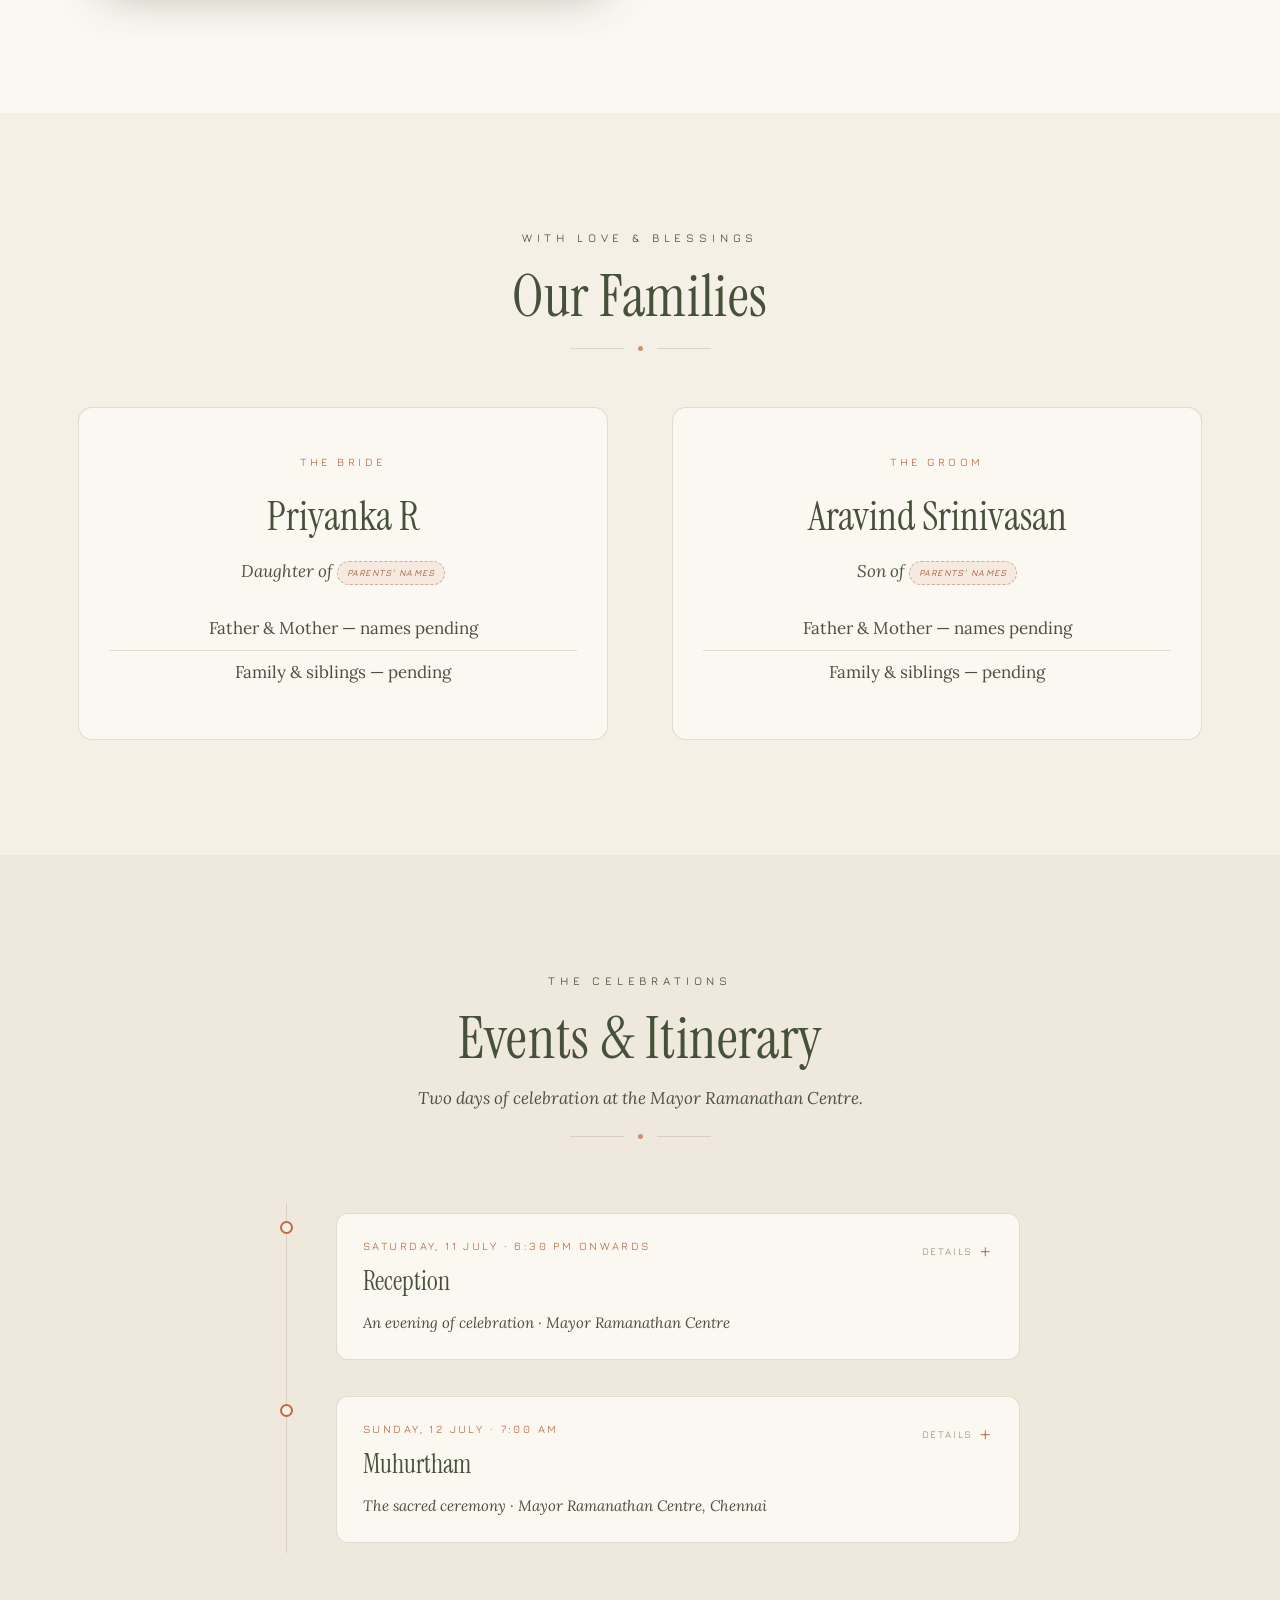
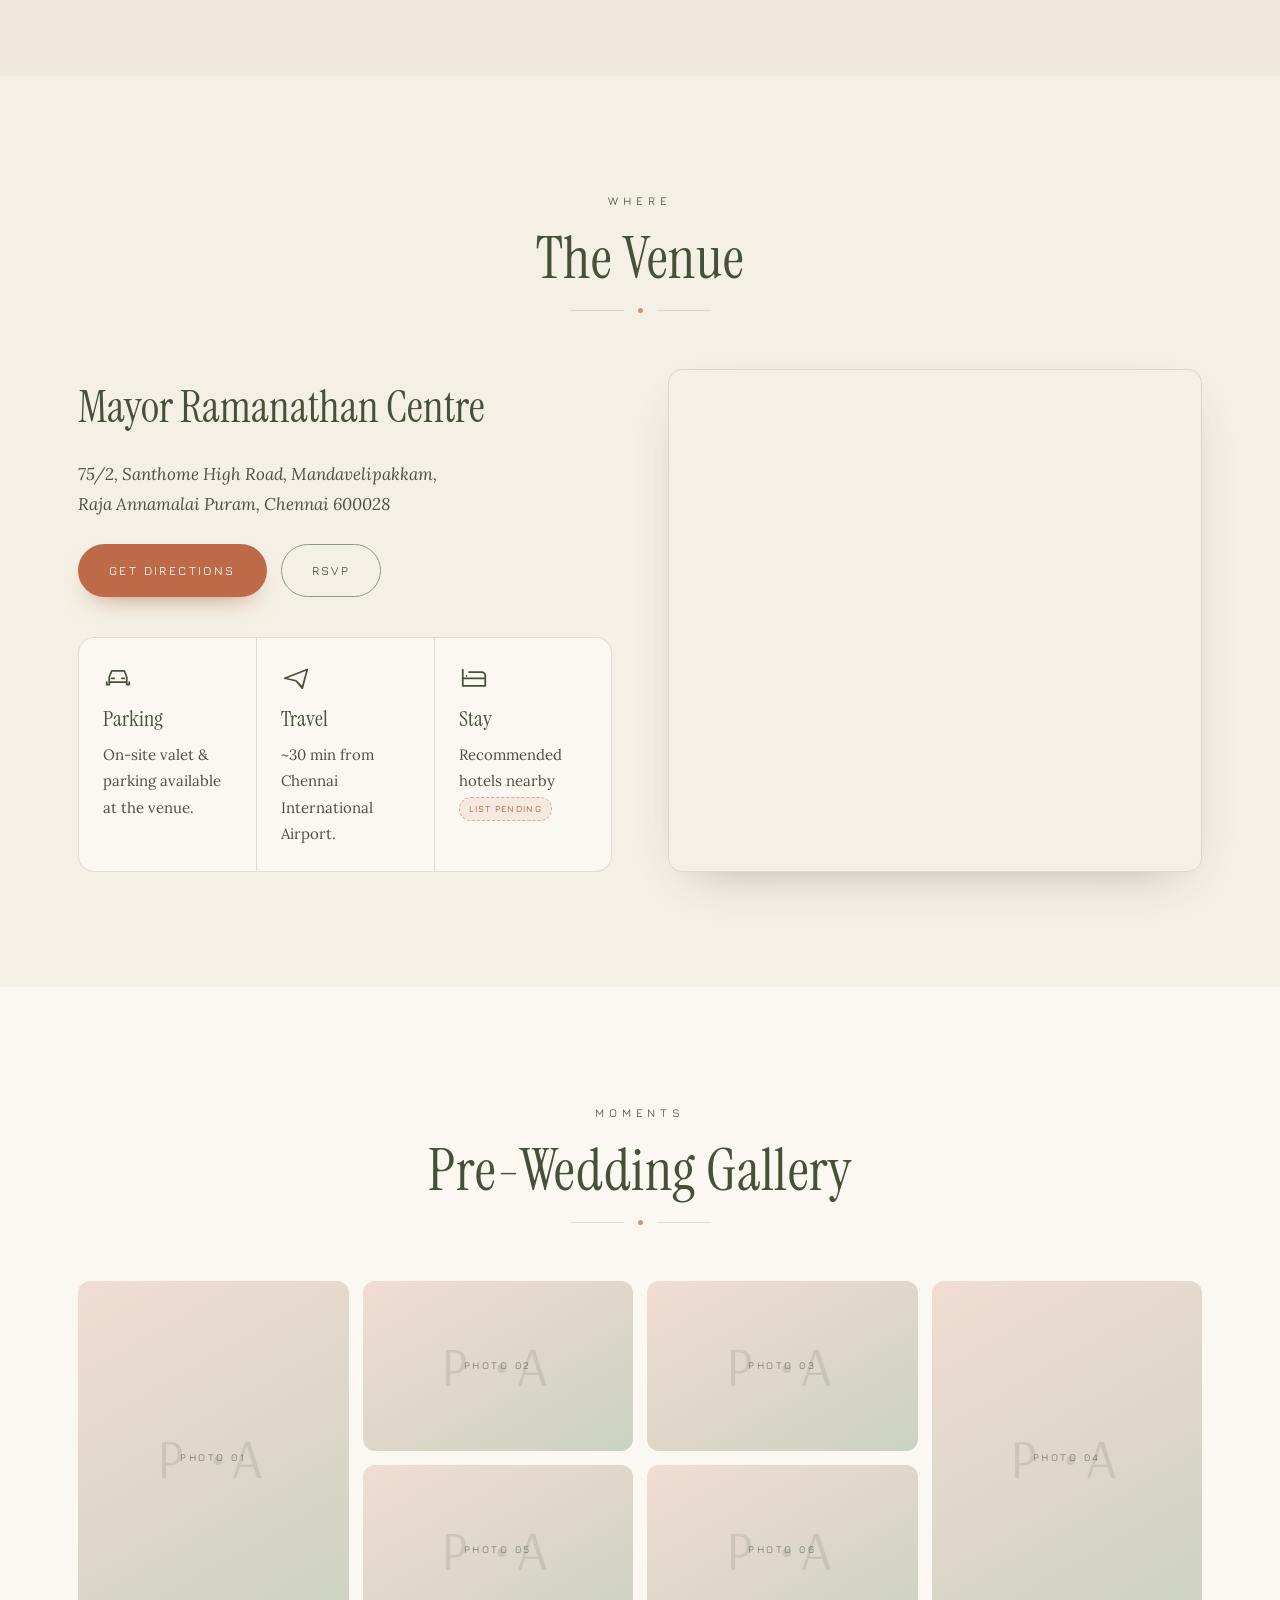
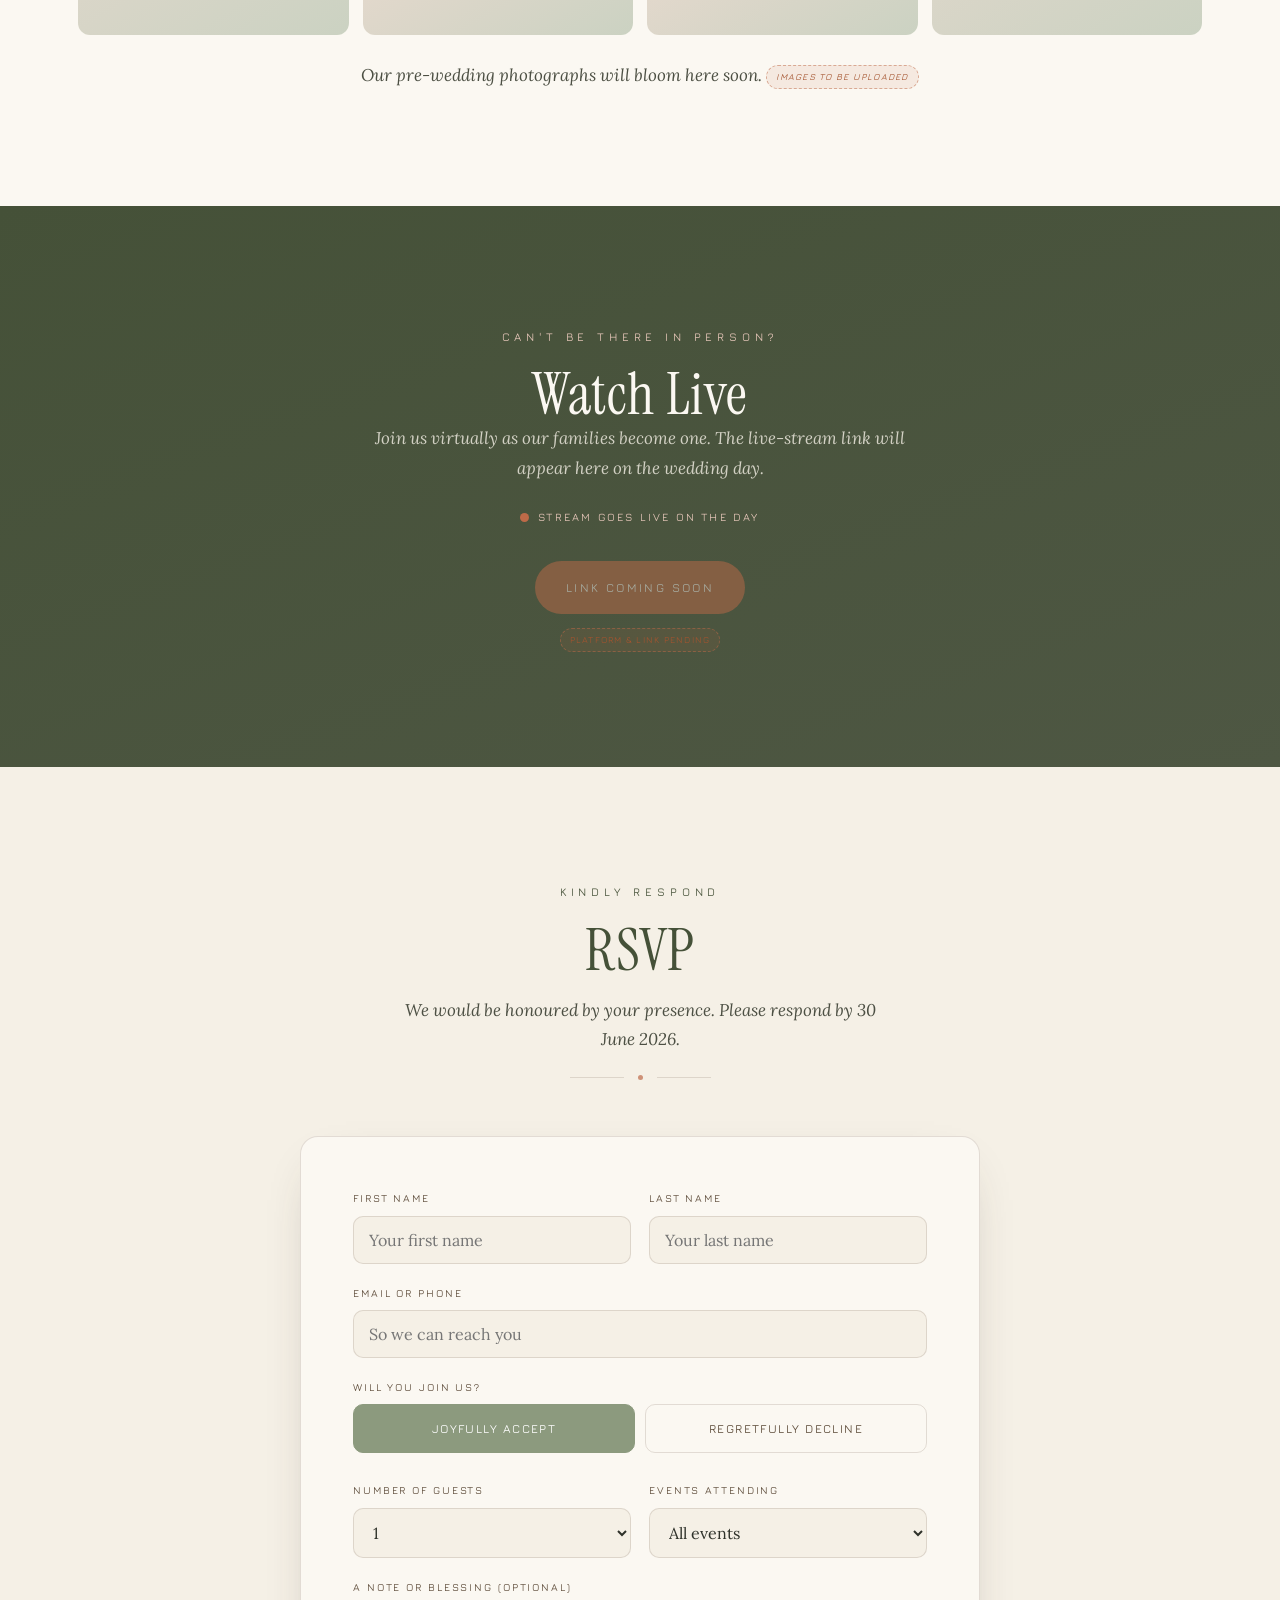
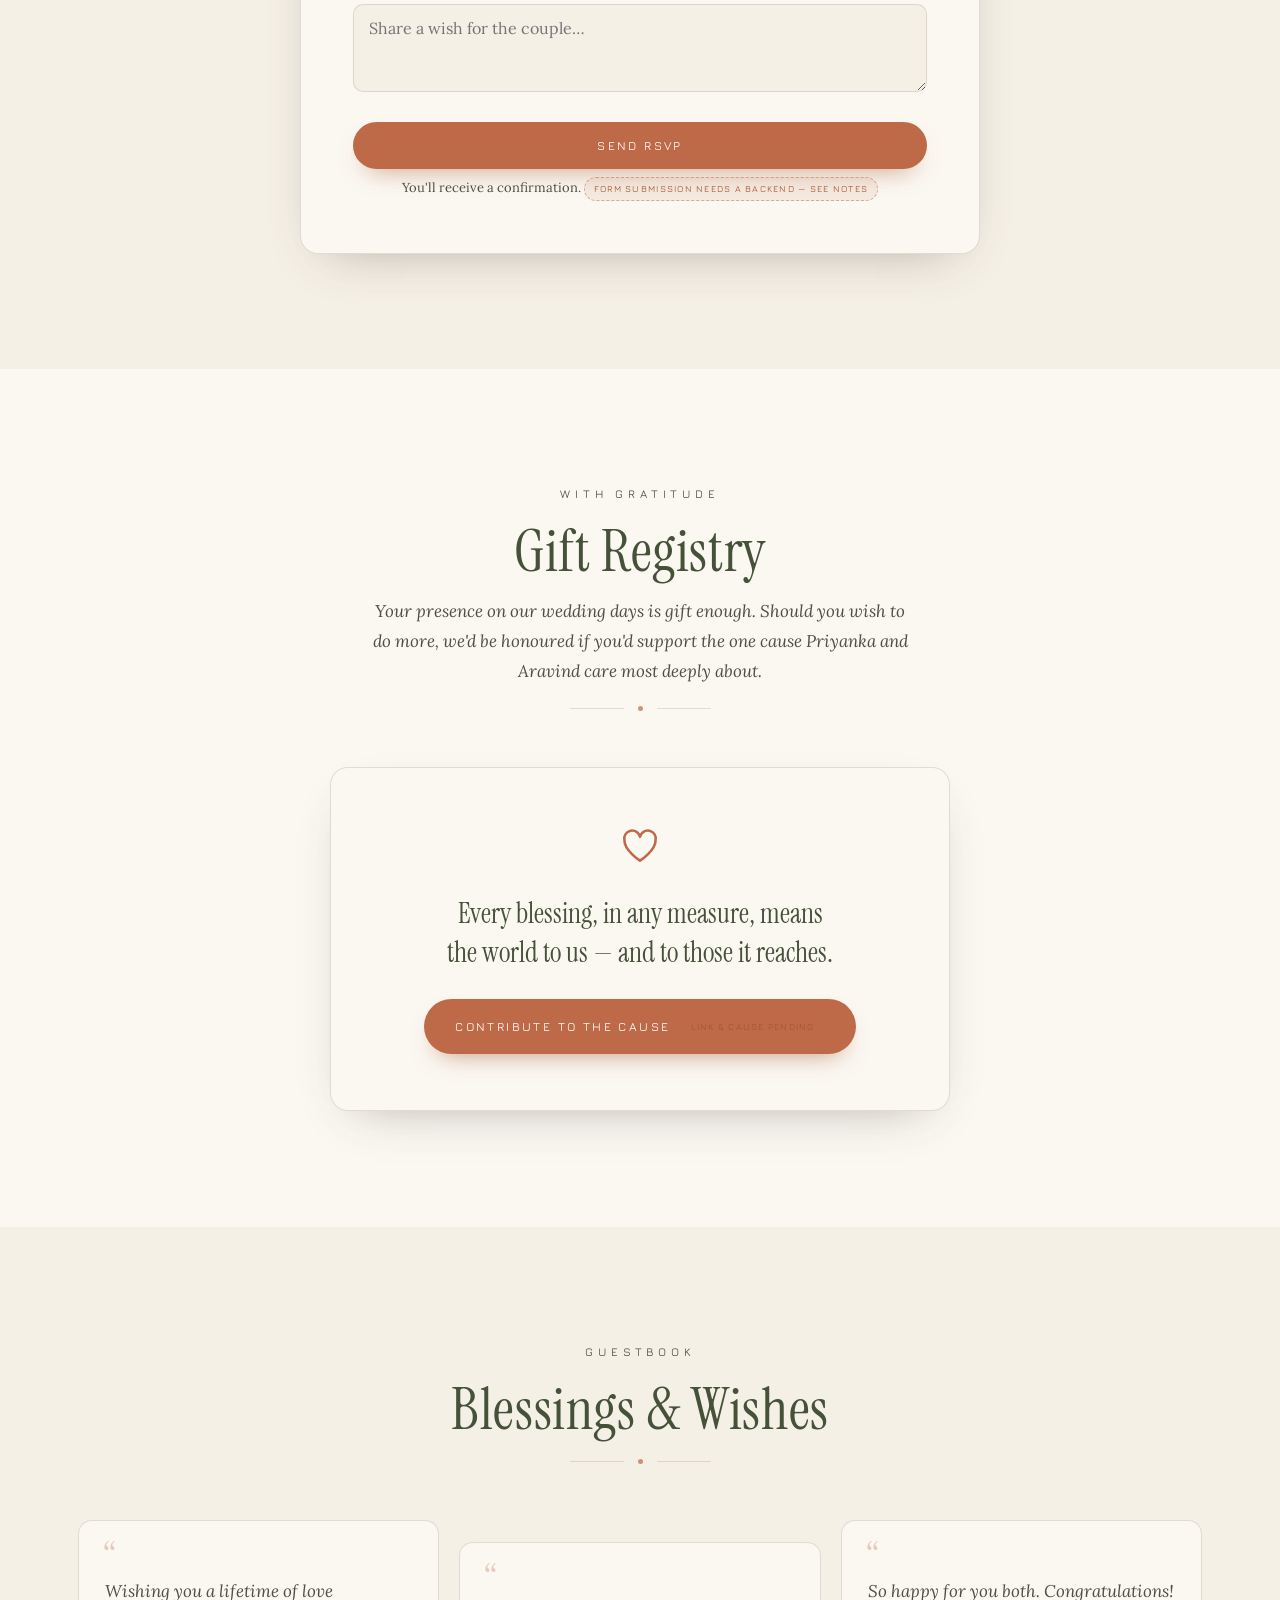
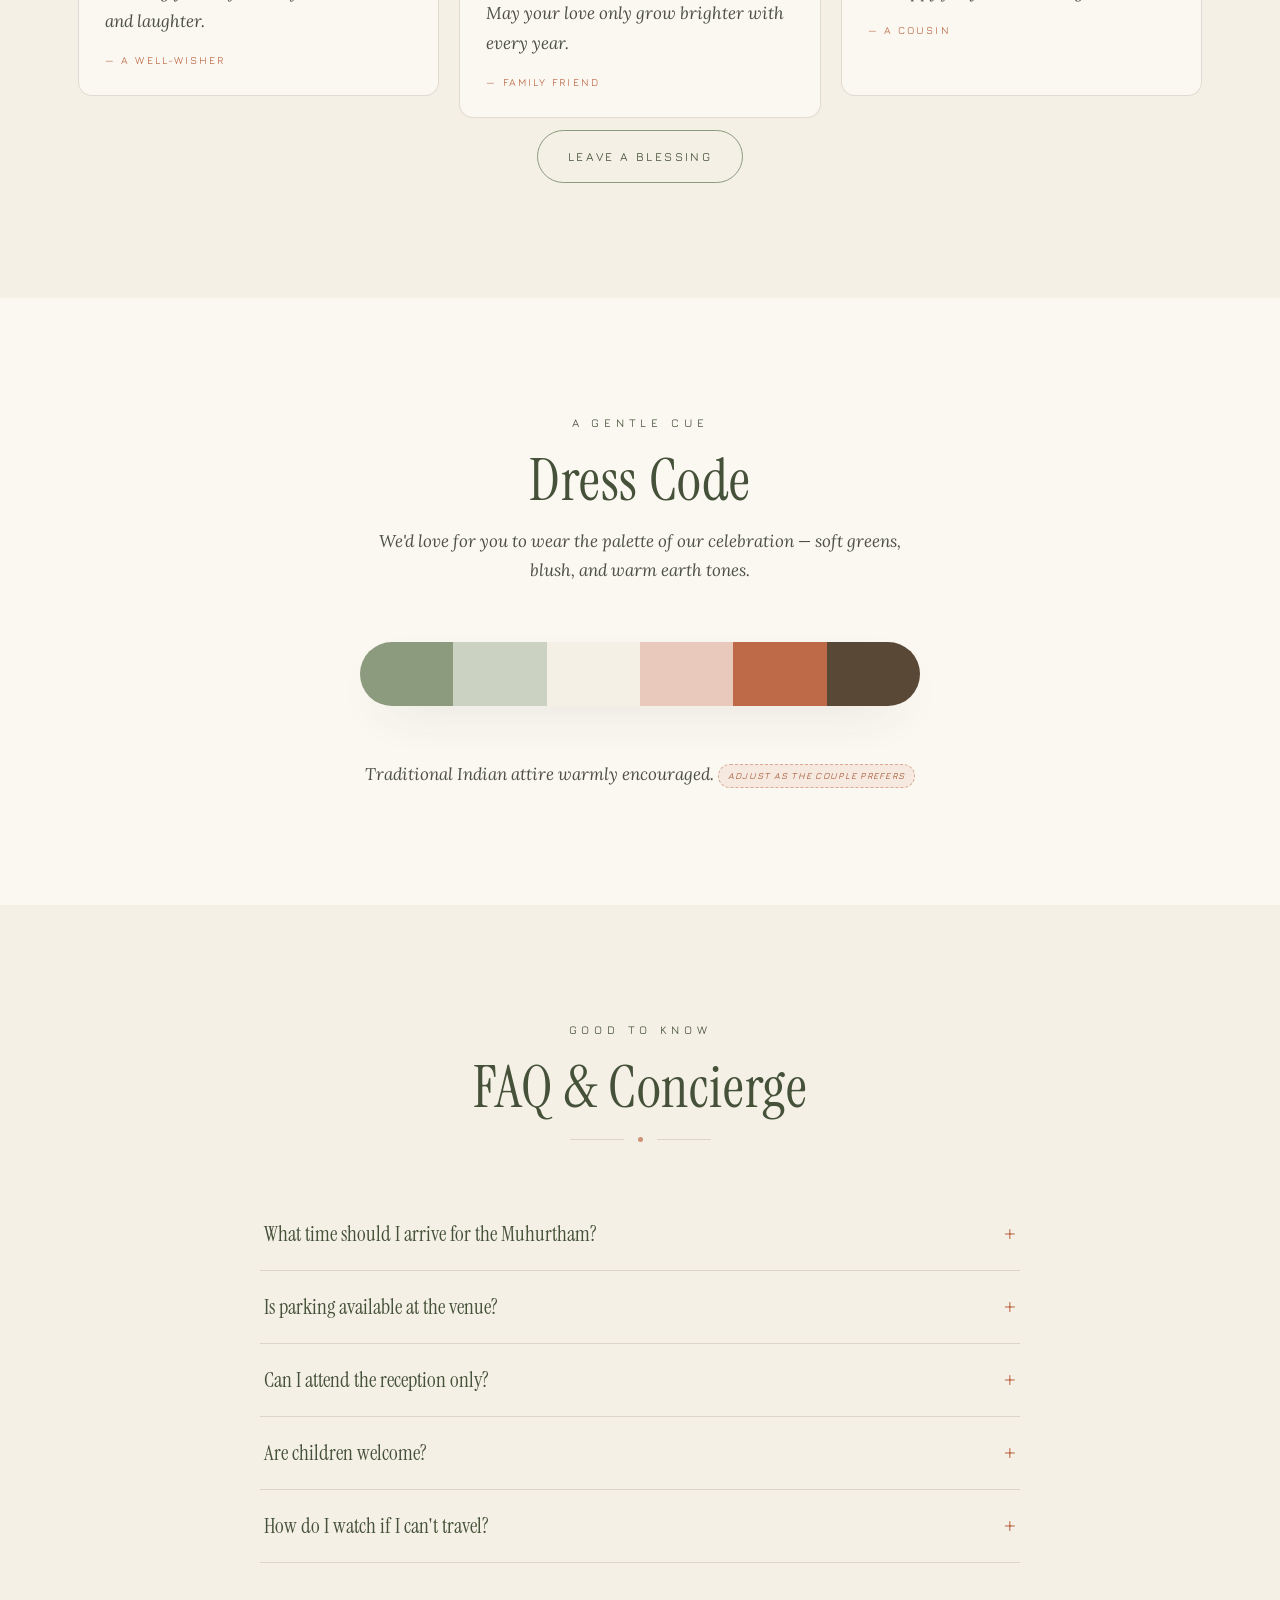
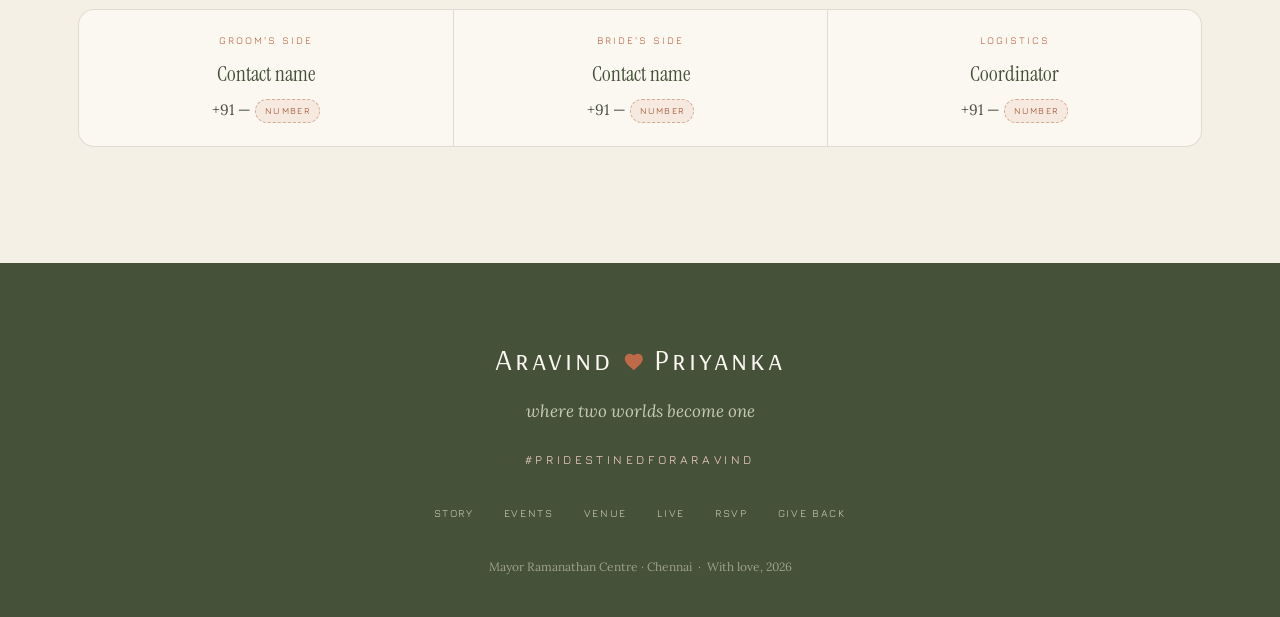
<file: v1-polish/index.html>
<!DOCTYPE html>
<html lang="en">
<head>
<meta charset="UTF-8">
<meta name="viewport" content="width=device-width, initial-scale=1">
<meta name="color-scheme" content="light">
<title>Aravind & Priyanka · #PRIDestinedForAravind</title>
<meta name="description" content="The wedding of Priyanka R & Aravind Srinivasan — Mayor Ramanathan Centre, Chennai. Where two worlds become one.">
<meta property="og:type" content="website">
<meta property="og:title" content="Aravind & Priyanka — 11 & 12 July 2026">
<meta property="og:description" content="Join us in Chennai as we celebrate our wedding. #PRIDestinedForAravind">
<meta property="og:image" content="https://shyamsundar-stack.github.io/pa-wedding-preview/v1-polish/assets/share.png">
<meta property="og:url" content="https://shyamsundar-stack.github.io/pa-wedding-preview/v1-polish/">
<meta name="twitter:card" content="summary_large_image">
<meta name="twitter:title" content="Aravind & Priyanka — 11 & 12 July 2026">
<meta name="twitter:description" content="Join us in Chennai as we celebrate our wedding. #PRIDestinedForAravind">
<meta name="twitter:image" content="https://shyamsundar-stack.github.io/pa-wedding-preview/v1-polish/assets/share.png">
<link rel="preconnect" href="https://www.google.com">
<link rel="stylesheet" href="styles.css">
<link rel="stylesheet" href="enhance.css">
</head>
<body>

<!-- ============ NAV ============ -->
<header class="nav" id="nav">
  <a href="#top" class="brand">ARAVIND <span class="heart"><svg viewBox="0 0 24 24" width="0.72em" height="0.72em" aria-hidden="true" style="vertical-align:-0.1em;fill:var(--terra)"><path d="M12 21.35l-1.45-1.32C5.4 15.36 2 12.28 2 8.5 2 5.42 4.42 3 7.5 3c1.74 0 3.41.81 4.5 2.09C13.09 3.81 14.76 3 16.5 3 19.58 3 22 5.42 22 8.5c0 3.78-3.4 6.86-8.55 11.54L12 21.35z"/></svg></span> PRIYANKA</a>
  <nav id="menu">
    <a href="#story">Story</a>
    <a href="#events">Events</a>
    <a href="#venue">Venue</a>
    <a href="#gallery">Gallery</a>
    <a href="#live">Live</a>
    <a href="#registry">Give Back</a>
    <a href="#rsvp" class="nav-cta">RSVP</a>
  </nav>
  <button class="burger" id="burger" aria-label="Menu"><span></span><span></span><span></span></button>
</header>

<!-- ============ HERO ============ -->
<section class="hero" id="top">
  <div class="veil"></div>
  <!-- botanical sprigs -->
  <svg class="sprig" style="top:8%;left:4%;width:120px;transform:rotate(-8deg);" viewBox="0 0 120 220">
    <g stroke="#8c9a7e" fill="none" stroke-width="1.4" stroke-linecap="round">
      <path d="M60 215 C60 150 60 90 60 30"/>
      <path d="M60 180 C40 174 30 158 26 144"/><path d="M60 180 C80 174 90 158 94 144"/>
      <path d="M60 150 C42 144 33 130 29 118"/><path d="M60 150 C78 144 87 130 91 118"/>
      <path d="M60 120 C44 115 36 103 33 93"/><path d="M60 120 C76 115 84 103 87 93"/>
      <path d="M60 90 C47 86 41 76 38 68"/><path d="M60 90 C73 86 79 76 82 68"/>
    </g>
    <circle cx="60" cy="30" r="5" fill="#e9c9bc" stroke="#be6a48" stroke-width=".6"/>
  </svg>
  <svg class="sprig" style="bottom:6%;right:5%;width:140px;transform:rotate(170deg);" viewBox="0 0 120 220">
    <g stroke="#8c9a7e" fill="none" stroke-width="1.4" stroke-linecap="round">
      <path d="M60 215 C60 150 60 90 60 30"/>
      <path d="M60 180 C40 174 30 158 26 144"/><path d="M60 180 C80 174 90 158 94 144"/>
      <path d="M60 150 C42 144 33 130 29 118"/><path d="M60 150 C78 144 87 130 91 118"/>
      <path d="M60 120 C44 115 36 103 33 93"/><path d="M60 120 C76 115 84 103 87 93"/>
    </g>
    <circle cx="60" cy="30" r="5" fill="#e9c9bc" stroke="#be6a48" stroke-width=".6"/>
  </svg>

  <div class="hero-inner">
    <div class="eyebrow kicker">Together with their families</div>
    <h1 class="display">Aravind<span class="amp">&amp;</span>Priyanka</h1>
    <p class="tag">where two worlds become one</p>
    <div class="meta">
      <span data-cfg="dateShort">Date to be announced</span>
      <span class="sep"></span>
      <span>Mayor Ramanathan Centre</span>
      <span class="sep"></span>
      <span>Chennai</span>
    </div>
    <div class="cta-row">
      <a href="#rsvp" class="btn btn-primary">RSVP</a>
      <a href="#story" class="btn btn-ghost">Our Story</a>
    </div>
  </div>
  <a href="#intro" class="scrollcue">Scroll<span class="line"></span></a>
</section>

<!-- ============ INTRO ============ -->
<section class="intro" id="intro">
  <div class="wrap reveal">
    <span class="eyebrow">A short note</span>
    <p class="big" style="margin-top:24px;">With hearts full of joy, we invite you to share in the celebration of our wedding — a coming together of <em>two families, two journeys, one love.</em></p>
    <p class="names-script">Aravind &amp; Priyanka</p>
  </div>
</section>

<!-- ============ COUNTDOWN ============ -->
<section class="countdown center" id="countdown">
  <div class="wrap reveal">
    <div class="sec-head">
      <span class="eyebrow">Counting the days</span>
      <div class="divider"><span class="ln"></span><span class="dot"></span><span class="ln"></span></div>
    </div>
    <div class="cd-grid" id="cd">
      <div class="cd-cell"><div class="num" id="cd-d">—</div><div class="lab">Days</div></div>
      <div class="cd-cell"><div class="num" id="cd-h">—</div><div class="lab">Hours</div></div>
      <div class="cd-cell"><div class="num" id="cd-m">—</div><div class="lab">Minutes</div></div>
      <div class="cd-cell"><div class="num" id="cd-s">—</div><div class="lab">Seconds</div></div>
    </div>
    <p class="cd-date" id="cd-date">Until the muhurtham</p>
  </div>
</section>

<!-- ============ STORY ============ -->
<section class="alt" id="story">
  <div class="wrap">
    <div class="sec-head reveal">
      <span class="eyebrow">Our Story</span>
      <h2 class="sec-title">Where our paths met</h2>
      <div class="divider"><span class="ln"></span><span class="dot"></span><span class="ln"></span></div>
    </div>
    <div class="story-grid">
      <div class="story-art reveal">
        <div class="ph">
          <span class="eyebrow" style="color:var(--clove);opacity:.7;">Portrait</span>
          <span class="ph-tag">photo to come</span>
        </div>
      </div>
      <div class="story-copy reveal">
        <p class="lead-line">Two lives, each devoted to something far larger than themselves.</p>
        <p>Aravind, the third generation behind <em>Modern Stage Craft</em>, creates the magic that turns occasions into once-in-a-lifetime celebrations — the moments people remember long after the night ends.</p>
        <p>Priyanka, a doctor who guides new beginnings every day, brings that same devotion and grace to all she does.</p>
        <p>Two people, two callings — and one story that, somewhere along the way, became inseparable. <span class="ph-tag">how-we-met copy pending</span></p>
        <a href="#events" class="btn btn-soft" style="margin-top:8px;">See the celebrations</a>
      </div>
    </div>
  </div>
</section>

<!-- ============ FAMILIES ============ -->
<section id="families">
  <div class="wrap">
    <div class="sec-head reveal">
      <span class="eyebrow">With Love &amp; Blessings</span>
      <h2 class="sec-title">Our Families</h2>
      <div class="divider"><span class="ln"></span><span class="dot"></span><span class="ln"></span></div>
    </div>
    <div class="fam-grid">
      <div class="fam-card reveal">
        <div class="role">The Bride</div>
        <h3>Priyanka R</h3>
        <p class="sub">Daughter of <span class="ph-tag">parents' names</span></p>
        <ul>
          <li class="muted">Father &amp; Mother — names pending</li>
          <li class="muted">Family &amp; siblings — pending</li>
        </ul>
      </div>
      <div class="fam-card reveal">
        <div class="role">The Groom</div>
        <h3>Aravind Srinivasan</h3>
        <p class="sub">Son of <span class="ph-tag">parents' names</span></p>
        <ul>
          <li class="muted">Father &amp; Mother — names pending</li>
          <li class="muted">Family &amp; siblings — pending</li>
        </ul>
      </div>
    </div>
  </div>
</section>

<!-- ============ EVENTS ============ -->
<section class="paper" id="events">
  <div class="wrap">
    <div class="sec-head reveal">
      <span class="eyebrow">The Celebrations</span>
      <h2 class="sec-title">Events &amp; Itinerary</h2>
      <p class="sec-lead" style="margin-top:16px;">Two days of celebration at the Mayor Ramanathan Centre.</p>
      <div class="divider"><span class="ln"></span><span class="dot"></span><span class="ln"></span></div>
    </div>
    <div class="tl">
      <div class="ev reveal"><div class="node"></div>
        <div class="card ev-card" role="button" tabindex="0" aria-expanded="false">
          <div class="ev-head">
            <div class="ev-headtext">
              <div class="when">Saturday, 11 July · 6:30 PM onwards</div>
              <h3>Reception</h3>
              <p class="where">An evening of celebration · Mayor Ramanathan Centre</p>
            </div>
            <span class="ev-cue">Details <span class="ev-plus" aria-hidden="true">+</span></span>
          </div>
          <div class="ev-more">
            <div class="ev-detail"><span class="ev-label">Dress code</span><span class="ev-val">Casual &amp; smart-casual — come relaxed.</span></div>
            <div class="ev-detail"><span class="ev-label">The evening</span><span class="ev-val">Dinner, music &amp; celebration as we begin the weekend together.</span></div>
          </div>
        </div>
      </div>
      <div class="ev reveal"><div class="node"></div>
        <div class="card ev-card" role="button" tabindex="0" aria-expanded="false">
          <div class="ev-head">
            <div class="ev-headtext">
              <div class="when">Sunday, 12 July · 7:00 AM</div>
              <h3>Muhurtham</h3>
              <p class="where">The sacred ceremony · Mayor Ramanathan Centre, Chennai</p>
            </div>
            <span class="ev-cue">Details <span class="ev-plus" aria-hidden="true">+</span></span>
          </div>
          <div class="ev-more">
            <div class="ev-detail"><span class="ev-label">Dress code</span><span class="ev-val">Traditional attire.</span></div>
            <div class="ev-detail"><span class="ev-label">The morning</span><span class="ev-val">The wedding rituals, followed by breakfast. Kindly be seated a little before 7:00 AM.</span></div>
          </div>
        </div>
      </div>
    </div>
  </div>
</section>

<!-- ============ VENUE ============ -->
<section id="venue">
  <div class="wrap">
    <div class="sec-head reveal">
      <span class="eyebrow">Where</span>
      <h2 class="sec-title">The Venue</h2>
      <div class="divider"><span class="ln"></span><span class="dot"></span><span class="ln"></span></div>
    </div>
    <div class="venue-grid">
      <div class="venue-info reveal">
        <h3>Mayor Ramanathan Centre</h3>
        <p class="addr">75/2, Santhome High Road, Mandavelipakkam,<br>Raja Annamalai Puram, Chennai 600028</p>
        <div class="row">
          <a class="btn btn-primary" target="_blank" rel="noopener"
             href="https://www.google.com/maps/search/?api=1&query=Mayor+Ramanathan+Chettiar+Hall+RA+Puram+Chennai">Get Directions</a>
          <a class="btn btn-ghost" href="#rsvp">RSVP</a>
        </div>
        <div class="stay">
          <div class="s"><div class="ic"><svg viewBox="0 0 24 24" class="ico"><path d="M5 16v-4l2-5h10l2 5v4M5 16h14M5 16v2H3v-2M19 16v2h2v-2M7 13h2M15 13h2"/></svg></div><h4>Parking</h4><p>On-site valet &amp; parking available at the venue.</p></div>
          <div class="s"><div class="ic"><svg viewBox="0 0 24 24" class="ico"><path d="M3 13l18-7-4 15-5-6-9-2zM12 15l5 5"/></svg></div><h4>Travel</h4><p>~30 min from Chennai International Airport.</p></div>
          <div class="s"><div class="ic"><svg viewBox="0 0 24 24" class="ico"><path d="M3 19V8m0 5h18m0 6V11a3 3 0 0 0-3-3H8m-5 0V6m0 13h18"/><path d="M6 11h.01"/></svg></div><h4>Stay</h4><p>Recommended hotels nearby <span class="ph-tag">list pending</span></p></div>
        </div>
      </div>
      <div class="map-wrap reveal">
        <iframe loading="lazy" referrerpolicy="no-referrer-when-downgrade" title="Venue map"
          src="https://www.google.com/maps?q=Mayor%20Ramanathan%20Chettiar%20Hall%20RA%20Puram%20Chennai&output=embed"></iframe>
      </div>
    </div>
  </div>
</section>

<!-- ============ GALLERY ============ -->
<section class="alt" id="gallery">
  <div class="wrap">
    <div class="sec-head reveal">
      <span class="eyebrow">Moments</span>
      <h2 class="sec-title">Pre-Wedding Gallery</h2>
      <div class="divider"><span class="ln"></span><span class="dot"></span><span class="ln"></span></div>
    </div>
    <div class="gal reveal">
      <div class="cell tall"><span class="lbl">Photo 01</span></div>
      <div class="cell"><span class="lbl">Photo 02</span></div>
      <div class="cell"><span class="lbl">Photo 03</span></div>
      <div class="cell tall"><span class="lbl">Photo 04</span></div>
      <div class="cell"><span class="lbl">Photo 05</span></div>
      <div class="cell"><span class="lbl">Photo 06</span></div>
    </div>
    <p class="gal-note">Our pre-wedding photographs will bloom here soon. <span class="ph-tag">images to be uploaded</span></p>
  </div>
</section>

<!-- ============ LIVE ============ -->
<section class="live" id="live">
  <div class="wrap reveal">
    <span class="eyebrow">Can't be there in person?</span>
    <h2 class="sec-title" style="margin-top:14px;">Watch Live</h2>
    <p class="sec-lead">Join us virtually as our families become one. The live-stream link will appear here on the wedding day.</p>
    <div class="pulse"><span class="d"></span> Stream goes live on the day</div>
    <div><a class="btn btn-primary" id="liveBtn" href="#" aria-disabled="true">Link coming soon</a></div>
    <p style="margin-top:14px;font-size:13px;color:rgba(245,240,230,.6);"><span class="ph-tag">platform &amp; link pending</span></p>
  </div>
</section>

<!-- ============ RSVP ============ -->
<section id="rsvp">
  <div class="wrap">
    <div class="sec-head reveal">
      <span class="eyebrow">Kindly Respond</span>
      <h2 class="sec-title">RSVP</h2>
      <p class="sec-lead" style="margin-top:16px;">We would be honoured by your presence. Please respond by <em>[RSVP date]</em>.</p>
      <div class="divider"><span class="ln"></span><span class="dot"></span><span class="ln"></span></div>
    </div>
    <form class="rsvp-card reveal" id="rsvpForm" novalidate>
      <div class="field two">
        <div><label>First name</label><input name="first" required placeholder="Your first name"></div>
        <div><label>Last name</label><input name="last" required placeholder="Your last name"></div>
      </div>
      <div class="field"><label>Email or phone</label><input name="contact" required placeholder="So we can reach you"></div>
      <div class="field">
        <label>Will you join us?</label>
        <div class="seg">
          <label><input type="radio" name="attend" value="yes" checked><span class="opt">Joyfully accept</span></label>
          <label><input type="radio" name="attend" value="no"><span class="opt">Regretfully decline</span></label>
        </div>
      </div>
      <div class="field two">
        <div><label>Number of guests</label>
          <select name="guests"><option>1</option><option>2</option><option>3</option><option>4</option><option>5+</option></select>
        </div>
        <div><label>Events attending</label>
          <select name="events"><option>All events</option><option>Muhurtham only</option><option>Reception only</option></select>
        </div>
      </div>
      <div class="field"><label>A note or blessing (optional)</label><textarea name="note" rows="3" placeholder="Share a wish for the couple…"></textarea></div>
      <button type="submit" class="btn btn-primary" style="width:100%;justify-content:center;">Send RSVP</button>
      <p class="rsvp-note">You'll receive a confirmation. <span class="ph-tag">form submission needs a backend — see notes</span></p>
    </form>
  </div>
</section>

<!-- ============ REGISTRY ============ -->
<section class="alt" id="registry">
  <div class="wrap">
    <div class="sec-head reveal">
      <span class="eyebrow">With Gratitude</span>
      <h2 class="sec-title">Gift Registry</h2>
      <p class="sec-lead" style="margin-top:16px;">Your presence on our wedding days is gift enough. Should you wish to do more, we'd be honoured if you'd support the one cause Priyanka and Aravind care most deeply about.</p>
      <div class="divider"><span class="ln"></span><span class="dot"></span><span class="ln"></span></div>
    </div>
    <div class="give-back reveal">
      <div class="ic"><svg viewBox="0 0 24 24" class="ico"><path d="M12 20S3.5 14.5 3.5 8.8A4.3 4.3 0 0 1 12 7a4.3 4.3 0 0 1 8.5 1.8C20.5 14.5 12 20 12 20z"/></svg></div>
      <p class="gb-line">Every blessing, in any measure, means the world to us — and to those it reaches.</p>
      <a class="btn btn-primary" href="#">Contribute to the cause <span class="ph-tag">link &amp; cause pending</span></a>
    </div>
  </div>
</section>

<!-- ============ BLESSINGS ============ -->
<section id="blessings">
  <div class="wrap">
    <div class="sec-head reveal">
      <span class="eyebrow">Guestbook</span>
      <h2 class="sec-title">Blessings &amp; Wishes</h2>
      <div class="divider"><span class="ln"></span><span class="dot"></span><span class="ln"></span></div>
    </div>
    <div class="bless-grid" id="blessGrid">
      <div class="bless reveal"><div class="q">&ldquo;</div><p>Wishing you a lifetime of love and laughter.</p><div class="by">— A well-wisher</div></div>
      <div class="bless reveal"><div class="q">&ldquo;</div><p>May your love only grow brighter with every year.</p><div class="by">— Family friend</div></div>
      <div class="bless reveal"><div class="q">&ldquo;</div><p>So happy for you both. Congratulations!</p><div class="by">— A cousin</div></div>
    </div>
    <div class="center"><a href="#rsvp" class="btn btn-ghost">Leave a blessing</a></div>
  </div>
</section>

<!-- ============ DRESS CODE ============ -->
<section class="dress alt" id="dress">
  <div class="wrap reveal">
    <div class="sec-head">
      <span class="eyebrow">A Gentle Cue</span>
      <h2 class="sec-title">Dress Code</h2>
      <p class="sec-lead" style="margin-top:16px;">We'd love for you to wear the palette of our celebration — soft greens, blush, and warm earth tones.</p>
    </div>
    <div class="palette-strip">
      <div class="c" style="background:var(--sage);"><span>Vetiver Sage</span></div>
      <div class="c" style="background:var(--mist);"><span>Mist</span></div>
      <div class="c" style="background:var(--ivory);"><span>Almond Ivory</span></div>
      <div class="c" style="background:var(--blush);"><span>Blush</span></div>
      <div class="c" style="background:var(--terra);"><span>Terracotta</span></div>
      <div class="c" style="background:var(--clove);"><span>Clove</span></div>
    </div>
    <p class="hint">Traditional Indian attire warmly encouraged. <span class="ph-tag">adjust as the couple prefers</span></p>
  </div>
</section>

<!-- ============ FAQ ============ -->
<section id="faq">
  <div class="wrap">
    <div class="sec-head reveal">
      <span class="eyebrow">Good to Know</span>
      <h2 class="sec-title">FAQ &amp; Concierge</h2>
      <div class="divider"><span class="ln"></span><span class="dot"></span><span class="ln"></span></div>
    </div>
    <div class="faq-wrap reveal">
      <div class="faq"><button>What time should I arrive for the Muhurtham? <span class="pm">+</span></button><div class="ans"><p>Please arrive 30 minutes before the ceremony begins. Exact timings will be confirmed soon.</p></div></div>
      <div class="faq"><button>Is parking available at the venue? <span class="pm">+</span></button><div class="ans"><p>Yes — the Mayor Ramanathan Centre offers on-site valet and parking.</p></div></div>
      <div class="faq"><button>Can I attend the reception only? <span class="pm">+</span></button><div class="ans"><p>Of course. Simply let us know in the RSVP which events you'll join.</p></div></div>
      <div class="faq"><button>Are children welcome? <span class="pm">+</span></button><div class="ans"><p>Absolutely — we'd love to celebrate with your little ones.</p></div></div>
      <div class="faq"><button>How do I watch if I can't travel? <span class="pm">+</span></button><div class="ans"><p>A live-stream link will appear in the “Watch Live” section on the wedding day.</p></div></div>
    </div>
    <div class="concierge">
      <div class="c"><div class="role">Groom's side</div><h4 class="muted">Contact name</h4><a href="#">+91 — <span class="ph-tag">number</span></a></div>
      <div class="c"><div class="role">Bride's side</div><h4 class="muted">Contact name</h4><a href="#">+91 — <span class="ph-tag">number</span></a></div>
      <div class="c"><div class="role">Logistics</div><h4 class="muted">Coordinator</h4><a href="#">+91 — <span class="ph-tag">number</span></a></div>
    </div>
  </div>
</section>

<!-- ============ FOOTER ============ -->
<footer>
  <div class="mono">Aravind <span class="heart"><svg viewBox="0 0 24 24" width="0.72em" height="0.72em" aria-hidden="true" style="vertical-align:-0.1em;fill:var(--terra)"><path d="M12 21.35l-1.45-1.32C5.4 15.36 2 12.28 2 8.5 2 5.42 4.42 3 7.5 3c1.74 0 3.41.81 4.5 2.09C13.09 3.81 14.76 3 16.5 3 19.58 3 22 5.42 22 8.5c0 3.78-3.4 6.86-8.55 11.54L12 21.35z"/></svg></span> Priyanka</div>
  <p class="tag">where two worlds become one</p>
  <div class="hash">#PRIDestinedForAravind</div>
  <div class="fnav">
    <a href="#story">Story</a><a href="#events">Events</a><a href="#venue">Venue</a>
    <a href="#live">Live</a><a href="#rsvp">RSVP</a><a href="#registry">Give Back</a>
  </div>
  <p class="fine">Mayor Ramanathan Centre · Chennai &nbsp;·&nbsp; With love, 2026</p>
</footer>

<script src="script.js"></script>
<script src="enhance.js" defer></script>
</body>
</html>
</file>
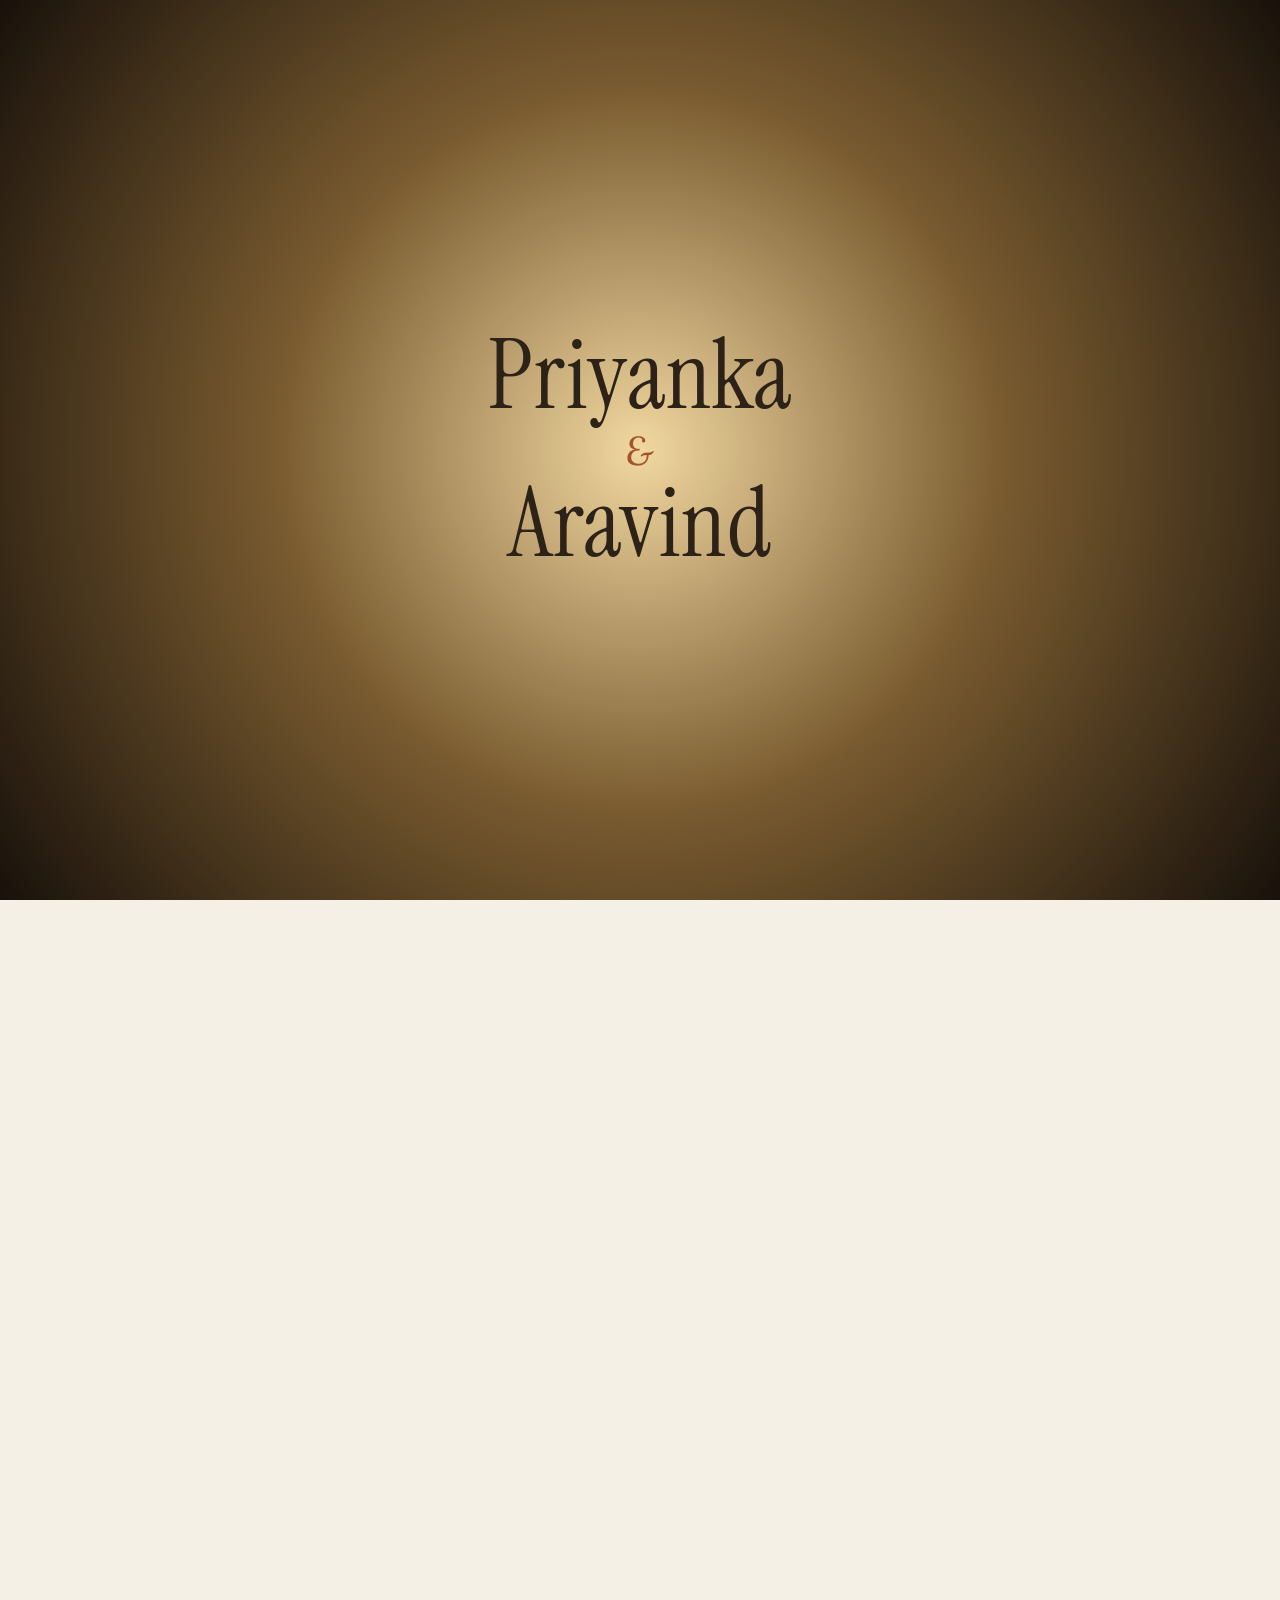
<file: v3-cinematic/index.html>
<!DOCTYPE html>
<html lang="en">
<head>
<meta charset="UTF-8">
<meta name="viewport" content="width=device-width, initial-scale=1">
<meta name="color-scheme" content="light">
<title>Aravind & Priyanka · #PRIDestinedForAravind</title>
<meta name="description" content="The wedding of Priyanka R & Aravind Srinivasan — Mayor Ramanathan Centre, Chennai. Where two worlds become one.">
<meta property="og:type" content="website">
<meta property="og:title" content="Aravind & Priyanka — 11 & 12 July 2026">
<meta property="og:description" content="Join us in Chennai as we celebrate our wedding. #PRIDestinedForAravind">
<meta property="og:image" content="https://shyamsundar-stack.github.io/pa-wedding-preview/v3-cinematic/assets/share.png">
<meta property="og:url" content="https://shyamsundar-stack.github.io/pa-wedding-preview/v3-cinematic/">
<meta name="twitter:card" content="summary_large_image">
<meta name="twitter:title" content="Aravind & Priyanka — 11 & 12 July 2026">
<meta name="twitter:description" content="Join us in Chennai as we celebrate our wedding. #PRIDestinedForAravind">
<meta name="twitter:image" content="https://shyamsundar-stack.github.io/pa-wedding-preview/v3-cinematic/assets/share.png">
<link rel="preconnect" href="https://www.google.com">
<link rel="stylesheet" href="styles.css">
<link rel="stylesheet" href="enhance.css">
</head>
<body>

<!-- ============ NAV ============ -->
<header class="nav" id="nav">
  <a href="#top" class="brand">ARAVIND <span class="heart"><svg viewBox="0 0 24 24" width="0.72em" height="0.72em" aria-hidden="true" style="vertical-align:-0.1em;fill:var(--terra)"><path d="M12 21.35l-1.45-1.32C5.4 15.36 2 12.28 2 8.5 2 5.42 4.42 3 7.5 3c1.74 0 3.41.81 4.5 2.09C13.09 3.81 14.76 3 16.5 3 19.58 3 22 5.42 22 8.5c0 3.78-3.4 6.86-8.55 11.54L12 21.35z"/></svg></span> PRIYANKA</a>
  <nav id="menu">
    <a href="#story">Story</a>
    <a href="#events">Events</a>
    <a href="#venue">Venue</a>
    <a href="#gallery">Gallery</a>
    <a href="#live">Live</a>
    <a href="#registry">Give Back</a>
    <a href="#rsvp" class="nav-cta">RSVP</a>
  </nav>
  <button class="burger" id="burger" aria-label="Menu"><span></span><span></span><span></span></button>
</header>

<!-- ============ HERO ============ -->
<section class="hero" id="top">
  <div class="veil"></div>
  <!-- botanical sprigs -->
  <svg class="sprig" style="top:8%;left:4%;width:120px;transform:rotate(-8deg);" viewBox="0 0 120 220">
    <g stroke="#8c9a7e" fill="none" stroke-width="1.4" stroke-linecap="round">
      <path d="M60 215 C60 150 60 90 60 30"/>
      <path d="M60 180 C40 174 30 158 26 144"/><path d="M60 180 C80 174 90 158 94 144"/>
      <path d="M60 150 C42 144 33 130 29 118"/><path d="M60 150 C78 144 87 130 91 118"/>
      <path d="M60 120 C44 115 36 103 33 93"/><path d="M60 120 C76 115 84 103 87 93"/>
      <path d="M60 90 C47 86 41 76 38 68"/><path d="M60 90 C73 86 79 76 82 68"/>
    </g>
    <circle cx="60" cy="30" r="5" fill="#e9c9bc" stroke="#be6a48" stroke-width=".6"/>
  </svg>
  <svg class="sprig" style="bottom:6%;right:5%;width:140px;transform:rotate(170deg);" viewBox="0 0 120 220">
    <g stroke="#8c9a7e" fill="none" stroke-width="1.4" stroke-linecap="round">
      <path d="M60 215 C60 150 60 90 60 30"/>
      <path d="M60 180 C40 174 30 158 26 144"/><path d="M60 180 C80 174 90 158 94 144"/>
      <path d="M60 150 C42 144 33 130 29 118"/><path d="M60 150 C78 144 87 130 91 118"/>
      <path d="M60 120 C44 115 36 103 33 93"/><path d="M60 120 C76 115 84 103 87 93"/>
    </g>
    <circle cx="60" cy="30" r="5" fill="#e9c9bc" stroke="#be6a48" stroke-width=".6"/>
  </svg>

  <div class="hero-inner">
    <div class="eyebrow kicker">Together with their families</div>
    <h1 class="display">Aravind<span class="amp">&amp;</span>Priyanka</h1>
    <p class="tag">where two worlds become one</p>
    <div class="meta">
      <span data-cfg="dateShort">Date to be announced</span>
      <span class="sep"></span>
      <span>Mayor Ramanathan Centre</span>
      <span class="sep"></span>
      <span>Chennai</span>
    </div>
    <div class="cta-row">
      <a href="#rsvp" class="btn btn-primary">RSVP</a>
      <a href="#story" class="btn btn-ghost">Our Story</a>
    </div>
  </div>
  <a href="#intro" class="scrollcue">Scroll<span class="line"></span></a>
</section>

<!-- ============ INTRO ============ -->
<section class="intro" id="intro">
  <div class="wrap reveal">
    <span class="eyebrow">A short note</span>
    <p class="big" style="margin-top:24px;">With hearts full of joy, we invite you to share in the celebration of our wedding — a coming together of <em>two families, two journeys, one love.</em></p>
    <p class="names-script">Aravind &amp; Priyanka</p>
  </div>
</section>

<!-- ============ COUNTDOWN ============ -->
<section class="countdown center" id="countdown">
  <div class="wrap reveal">
    <div class="sec-head">
      <span class="eyebrow">Counting the days</span>
      <div class="divider"><span class="ln"></span><span class="dot"></span><span class="ln"></span></div>
    </div>
    <div class="cd-grid" id="cd">
      <div class="cd-cell"><div class="num" id="cd-d">—</div><div class="lab">Days</div></div>
      <div class="cd-cell"><div class="num" id="cd-h">—</div><div class="lab">Hours</div></div>
      <div class="cd-cell"><div class="num" id="cd-m">—</div><div class="lab">Minutes</div></div>
      <div class="cd-cell"><div class="num" id="cd-s">—</div><div class="lab">Seconds</div></div>
    </div>
    <p class="cd-date" id="cd-date">Until the muhurtham</p>
  </div>
</section>

<!-- ============ STORY ============ -->
<section class="alt" id="story">
  <div class="wrap">
    <div class="sec-head reveal">
      <span class="eyebrow">Our Story</span>
      <h2 class="sec-title">Where our paths met</h2>
      <div class="divider"><span class="ln"></span><span class="dot"></span><span class="ln"></span></div>
    </div>
    <div class="story-grid">
      <div class="story-art reveal">
        <div class="ph">
          <span class="eyebrow" style="color:var(--clove);opacity:.7;">Portrait</span>
          <span class="ph-tag">photo to come</span>
        </div>
      </div>
      <div class="story-copy reveal">
        <p class="lead-line">Two lives, each devoted to something far larger than themselves.</p>
        <p>Aravind, the third generation behind <em>Modern Stage Craft</em>, creates the magic that turns occasions into once-in-a-lifetime celebrations — the moments people remember long after the night ends.</p>
        <p>Priyanka, a doctor who guides new beginnings every day, brings that same devotion and grace to all she does.</p>
        <p>Two people, two callings — and one story that, somewhere along the way, became inseparable. <span class="ph-tag">how-we-met copy pending</span></p>
        <a href="#events" class="btn btn-soft" style="margin-top:8px;">See the celebrations</a>
      </div>
    </div>
  </div>
</section>

<!-- ============ FAMILIES ============ -->
<section id="families">
  <div class="wrap">
    <div class="sec-head reveal">
      <span class="eyebrow">With Love &amp; Blessings</span>
      <h2 class="sec-title">Our Families</h2>
      <div class="divider"><span class="ln"></span><span class="dot"></span><span class="ln"></span></div>
    </div>
    <div class="fam-grid">
      <div class="fam-card reveal">
        <div class="role">The Bride</div>
        <h3>Priyanka R</h3>
        <p class="sub">Daughter of <span class="ph-tag">parents' names</span></p>
        <ul>
          <li class="muted">Father &amp; Mother — names pending</li>
          <li class="muted">Family &amp; siblings — pending</li>
        </ul>
      </div>
      <div class="fam-card reveal">
        <div class="role">The Groom</div>
        <h3>Aravind Srinivasan</h3>
        <p class="sub">Son of <span class="ph-tag">parents' names</span></p>
        <ul>
          <li class="muted">Father &amp; Mother — names pending</li>
          <li class="muted">Family &amp; siblings — pending</li>
        </ul>
      </div>
    </div>
  </div>
</section>

<!-- ============ EVENTS ============ -->
<section class="paper" id="events">
  <div class="wrap">
    <div class="sec-head reveal">
      <span class="eyebrow">The Celebrations</span>
      <h2 class="sec-title">Events &amp; Itinerary</h2>
      <p class="sec-lead" style="margin-top:16px;">Two days of celebration at the Mayor Ramanathan Centre.</p>
      <div class="divider"><span class="ln"></span><span class="dot"></span><span class="ln"></span></div>
    </div>
    <div class="tl">
      <div class="ev reveal"><div class="node"></div>
        <div class="card ev-card" role="button" tabindex="0" aria-expanded="false">
          <div class="ev-head">
            <div class="ev-headtext">
              <div class="when">Saturday, 11 July · 6:30 PM onwards</div>
              <h3>Reception</h3>
              <p class="where">An evening of celebration · Mayor Ramanathan Centre</p>
            </div>
            <span class="ev-cue">Details <span class="ev-plus" aria-hidden="true">+</span></span>
          </div>
          <div class="ev-more">
            <div class="ev-detail"><span class="ev-label">Dress code</span><span class="ev-val">Casual &amp; smart-casual — come relaxed.</span></div>
            <div class="ev-detail"><span class="ev-label">The evening</span><span class="ev-val">Dinner, music &amp; celebration as we begin the weekend together.</span></div>
          </div>
        </div>
      </div>
      <div class="ev reveal"><div class="node"></div>
        <div class="card ev-card" role="button" tabindex="0" aria-expanded="false">
          <div class="ev-head">
            <div class="ev-headtext">
              <div class="when">Sunday, 12 July · 7:00 AM</div>
              <h3>Muhurtham</h3>
              <p class="where">The sacred ceremony · Mayor Ramanathan Centre, Chennai</p>
            </div>
            <span class="ev-cue">Details <span class="ev-plus" aria-hidden="true">+</span></span>
          </div>
          <div class="ev-more">
            <div class="ev-detail"><span class="ev-label">Dress code</span><span class="ev-val">Traditional attire.</span></div>
            <div class="ev-detail"><span class="ev-label">The morning</span><span class="ev-val">The wedding rituals, followed by breakfast. Kindly be seated a little before 7:00 AM.</span></div>
          </div>
        </div>
      </div>
    </div>
  </div>
</section>

<!-- ============ VENUE ============ -->
<section id="venue">
  <div class="wrap">
    <div class="sec-head reveal">
      <span class="eyebrow">Where</span>
      <h2 class="sec-title">The Venue</h2>
      <div class="divider"><span class="ln"></span><span class="dot"></span><span class="ln"></span></div>
    </div>
    <div class="venue-grid">
      <div class="venue-info reveal">
        <h3>Mayor Ramanathan Centre</h3>
        <p class="addr">75/2, Santhome High Road, Mandavelipakkam,<br>Raja Annamalai Puram, Chennai 600028</p>
        <div class="row">
          <a class="btn btn-primary" target="_blank" rel="noopener"
             href="https://www.google.com/maps/search/?api=1&query=Mayor+Ramanathan+Chettiar+Hall+RA+Puram+Chennai">Get Directions</a>
          <a class="btn btn-ghost" href="#rsvp">RSVP</a>
        </div>
        <div class="stay">
          <div class="s"><div class="ic"><svg viewBox="0 0 24 24" class="ico"><path d="M5 16v-4l2-5h10l2 5v4M5 16h14M5 16v2H3v-2M19 16v2h2v-2M7 13h2M15 13h2"/></svg></div><h4>Parking</h4><p>On-site valet &amp; parking available at the venue.</p></div>
          <div class="s"><div class="ic"><svg viewBox="0 0 24 24" class="ico"><path d="M3 13l18-7-4 15-5-6-9-2zM12 15l5 5"/></svg></div><h4>Travel</h4><p>~30 min from Chennai International Airport.</p></div>
          <div class="s"><div class="ic"><svg viewBox="0 0 24 24" class="ico"><path d="M3 19V8m0 5h18m0 6V11a3 3 0 0 0-3-3H8m-5 0V6m0 13h18"/><path d="M6 11h.01"/></svg></div><h4>Stay</h4><p>Recommended hotels nearby <span class="ph-tag">list pending</span></p></div>
        </div>
      </div>
      <div class="map-wrap reveal">
        <iframe loading="lazy" referrerpolicy="no-referrer-when-downgrade" title="Venue map"
          src="https://www.google.com/maps?q=Mayor%20Ramanathan%20Chettiar%20Hall%20RA%20Puram%20Chennai&output=embed"></iframe>
      </div>
    </div>
  </div>
</section>

<!-- ============ GALLERY ============ -->
<section class="alt" id="gallery">
  <div class="wrap">
    <div class="sec-head reveal">
      <span class="eyebrow">Moments</span>
      <h2 class="sec-title">Pre-Wedding Gallery</h2>
      <div class="divider"><span class="ln"></span><span class="dot"></span><span class="ln"></span></div>
    </div>
    <div class="gal reveal">
      <div class="cell tall"><span class="lbl">Photo 01</span></div>
      <div class="cell"><span class="lbl">Photo 02</span></div>
      <div class="cell"><span class="lbl">Photo 03</span></div>
      <div class="cell tall"><span class="lbl">Photo 04</span></div>
      <div class="cell"><span class="lbl">Photo 05</span></div>
      <div class="cell"><span class="lbl">Photo 06</span></div>
    </div>
    <p class="gal-note">Our pre-wedding photographs will bloom here soon. <span class="ph-tag">images to be uploaded</span></p>
  </div>
</section>

<!-- ============ LIVE ============ -->
<section class="live" id="live">
  <div class="wrap reveal">
    <span class="eyebrow">Can't be there in person?</span>
    <h2 class="sec-title" style="margin-top:14px;">Watch Live</h2>
    <p class="sec-lead">Join us virtually as our families become one. The live-stream link will appear here on the wedding day.</p>
    <div class="pulse"><span class="d"></span> Stream goes live on the day</div>
    <div><a class="btn btn-primary" id="liveBtn" href="#" aria-disabled="true">Link coming soon</a></div>
    <p style="margin-top:14px;font-size:13px;color:rgba(245,240,230,.6);"><span class="ph-tag">platform &amp; link pending</span></p>
  </div>
</section>

<!-- ============ RSVP ============ -->
<section id="rsvp">
  <div class="wrap">
    <div class="sec-head reveal">
      <span class="eyebrow">Kindly Respond</span>
      <h2 class="sec-title">RSVP</h2>
      <p class="sec-lead" style="margin-top:16px;">We would be honoured by your presence. Please respond by <em>[RSVP date]</em>.</p>
      <div class="divider"><span class="ln"></span><span class="dot"></span><span class="ln"></span></div>
    </div>
    <form class="rsvp-card reveal" id="rsvpForm" novalidate>
      <div class="field two">
        <div><label>First name</label><input name="first" required placeholder="Your first name"></div>
        <div><label>Last name</label><input name="last" required placeholder="Your last name"></div>
      </div>
      <div class="field"><label>Email or phone</label><input name="contact" required placeholder="So we can reach you"></div>
      <div class="field">
        <label>Will you join us?</label>
        <div class="seg">
          <label><input type="radio" name="attend" value="yes" checked><span class="opt">Joyfully accept</span></label>
          <label><input type="radio" name="attend" value="no"><span class="opt">Regretfully decline</span></label>
        </div>
      </div>
      <div class="field two">
        <div><label>Number of guests</label>
          <select name="guests"><option>1</option><option>2</option><option>3</option><option>4</option><option>5+</option></select>
        </div>
        <div><label>Events attending</label>
          <select name="events"><option>All events</option><option>Muhurtham only</option><option>Reception only</option></select>
        </div>
      </div>
      <div class="field"><label>A note or blessing (optional)</label><textarea name="note" rows="3" placeholder="Share a wish for the couple…"></textarea></div>
      <button type="submit" class="btn btn-primary" style="width:100%;justify-content:center;">Send RSVP</button>
      <p class="rsvp-note">You'll receive a confirmation. <span class="ph-tag">form submission needs a backend — see notes</span></p>
    </form>
  </div>
</section>

<!-- ============ REGISTRY ============ -->
<section class="alt" id="registry">
  <div class="wrap">
    <div class="sec-head reveal">
      <span class="eyebrow">With Gratitude</span>
      <h2 class="sec-title">Gift Registry</h2>
      <p class="sec-lead" style="margin-top:16px;">Your presence on our wedding days is gift enough. Should you wish to do more, we'd be honoured if you'd support the one cause Priyanka and Aravind care most deeply about.</p>
      <div class="divider"><span class="ln"></span><span class="dot"></span><span class="ln"></span></div>
    </div>
    <div class="give-back reveal">
      <div class="ic"><svg viewBox="0 0 24 24" class="ico"><path d="M12 20S3.5 14.5 3.5 8.8A4.3 4.3 0 0 1 12 7a4.3 4.3 0 0 1 8.5 1.8C20.5 14.5 12 20 12 20z"/></svg></div>
      <p class="gb-line">Every blessing, in any measure, means the world to us — and to those it reaches.</p>
      <a class="btn btn-primary" href="#">Contribute to the cause <span class="ph-tag">link &amp; cause pending</span></a>
    </div>
  </div>
</section>

<!-- ============ BLESSINGS ============ -->
<section id="blessings">
  <div class="wrap">
    <div class="sec-head reveal">
      <span class="eyebrow">Guestbook</span>
      <h2 class="sec-title">Blessings &amp; Wishes</h2>
      <div class="divider"><span class="ln"></span><span class="dot"></span><span class="ln"></span></div>
    </div>
    <div class="bless-grid" id="blessGrid">
      <div class="bless reveal"><div class="q">&ldquo;</div><p>Wishing you a lifetime of love and laughter.</p><div class="by">— A well-wisher</div></div>
      <div class="bless reveal"><div class="q">&ldquo;</div><p>May your love only grow brighter with every year.</p><div class="by">— Family friend</div></div>
      <div class="bless reveal"><div class="q">&ldquo;</div><p>So happy for you both. Congratulations!</p><div class="by">— A cousin</div></div>
    </div>
    <div class="center"><a href="#rsvp" class="btn btn-ghost">Leave a blessing</a></div>
  </div>
</section>

<!-- ============ DRESS CODE ============ -->
<section class="dress alt" id="dress">
  <div class="wrap reveal">
    <div class="sec-head">
      <span class="eyebrow">A Gentle Cue</span>
      <h2 class="sec-title">Dress Code</h2>
      <p class="sec-lead" style="margin-top:16px;">We'd love for you to wear the palette of our celebration — soft greens, blush, and warm earth tones.</p>
    </div>
    <div class="palette-strip">
      <div class="c" style="background:var(--sage);"><span>Vetiver Sage</span></div>
      <div class="c" style="background:var(--mist);"><span>Mist</span></div>
      <div class="c" style="background:var(--ivory);"><span>Almond Ivory</span></div>
      <div class="c" style="background:var(--blush);"><span>Blush</span></div>
      <div class="c" style="background:var(--terra);"><span>Terracotta</span></div>
      <div class="c" style="background:var(--clove);"><span>Clove</span></div>
    </div>
    <p class="hint">Traditional Indian attire warmly encouraged. <span class="ph-tag">adjust as the couple prefers</span></p>
  </div>
</section>

<!-- ============ FAQ ============ -->
<section id="faq">
  <div class="wrap">
    <div class="sec-head reveal">
      <span class="eyebrow">Good to Know</span>
      <h2 class="sec-title">FAQ &amp; Concierge</h2>
      <div class="divider"><span class="ln"></span><span class="dot"></span><span class="ln"></span></div>
    </div>
    <div class="faq-wrap reveal">
      <div class="faq"><button>What time should I arrive for the Muhurtham? <span class="pm">+</span></button><div class="ans"><p>Please arrive 30 minutes before the ceremony begins. Exact timings will be confirmed soon.</p></div></div>
      <div class="faq"><button>Is parking available at the venue? <span class="pm">+</span></button><div class="ans"><p>Yes — the Mayor Ramanathan Centre offers on-site valet and parking.</p></div></div>
      <div class="faq"><button>Can I attend the reception only? <span class="pm">+</span></button><div class="ans"><p>Of course. Simply let us know in the RSVP which events you'll join.</p></div></div>
      <div class="faq"><button>Are children welcome? <span class="pm">+</span></button><div class="ans"><p>Absolutely — we'd love to celebrate with your little ones.</p></div></div>
      <div class="faq"><button>How do I watch if I can't travel? <span class="pm">+</span></button><div class="ans"><p>A live-stream link will appear in the “Watch Live” section on the wedding day.</p></div></div>
    </div>
    <div class="concierge">
      <div class="c"><div class="role">Groom's side</div><h4 class="muted">Contact name</h4><a href="#">+91 — <span class="ph-tag">number</span></a></div>
      <div class="c"><div class="role">Bride's side</div><h4 class="muted">Contact name</h4><a href="#">+91 — <span class="ph-tag">number</span></a></div>
      <div class="c"><div class="role">Logistics</div><h4 class="muted">Coordinator</h4><a href="#">+91 — <span class="ph-tag">number</span></a></div>
    </div>
  </div>
</section>

<!-- ============ FOOTER ============ -->
<footer>
  <div class="mono">Aravind <span class="heart"><svg viewBox="0 0 24 24" width="0.72em" height="0.72em" aria-hidden="true" style="vertical-align:-0.1em;fill:var(--terra)"><path d="M12 21.35l-1.45-1.32C5.4 15.36 2 12.28 2 8.5 2 5.42 4.42 3 7.5 3c1.74 0 3.41.81 4.5 2.09C13.09 3.81 14.76 3 16.5 3 19.58 3 22 5.42 22 8.5c0 3.78-3.4 6.86-8.55 11.54L12 21.35z"/></svg></span> Priyanka</div>
  <p class="tag">where two worlds become one</p>
  <div class="hash">#PRIDestinedForAravind</div>
  <div class="fnav">
    <a href="#story">Story</a><a href="#events">Events</a><a href="#venue">Venue</a>
    <a href="#live">Live</a><a href="#rsvp">RSVP</a><a href="#registry">Give Back</a>
  </div>
  <p class="fine">Mayor Ramanathan Centre · Chennai &nbsp;·&nbsp; With love, 2026</p>
</footer>

<script src="script.js"></script>
<script src="enhance.js" defer></script>
</body>
</html>
</file>
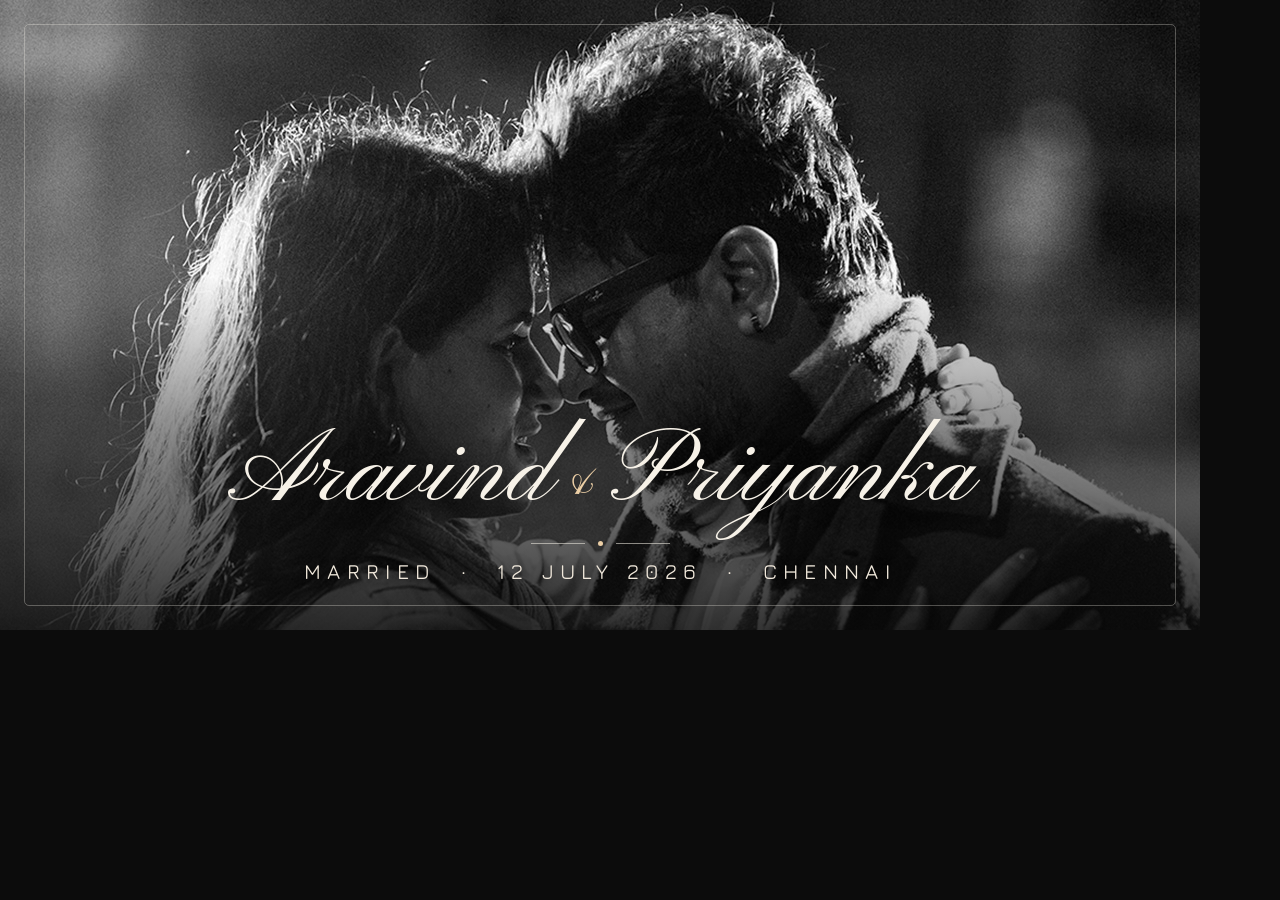
<file: intro/share-card.html>
<!doctype html><html><head><meta charset="utf-8">
<style>
@font-face{font-family:'Pinyon';src:url('assets/fonts/PinyonScript.ttf')}
@font-face{font-family:'Cormorant';src:url('assets/fonts/Cormorant.ttf')}
@font-face{font-family:'Jura';font-weight:500;src:url('assets/fonts/Jura-Medium.ttf')}
*{margin:0;padding:0;box-sizing:border-box}
html,body{width:1200px;height:630px;overflow:hidden}
body{position:relative;font-family:'Cormorant',serif;background:#0c0c0c}
/* the pre-edited B&W thumbnail is already exactly 1200x630 */
.bg{position:absolute;inset:0;background:url('assets/img/share-bg.jpg') center center/cover no-repeat}
/* bottom lower-third scrim — keeps both faces (center) clear, darkens only the base for legible names */
.scrim{position:absolute;inset:0;background:linear-gradient(to bottom,rgba(8,8,8,0) 44%,rgba(8,8,8,.42) 66%,rgba(8,8,8,.82) 100%)}
.frame{position:absolute;inset:24px;border:1px solid rgba(245,240,230,.30);border-radius:5px;pointer-events:none}
.c{position:absolute;left:0;right:0;bottom:46px;display:flex;flex-direction:column;align-items:center;text-align:center;color:#f7f2e8}
.names{font-family:'Pinyon',cursive;font-weight:400;font-size:104px;line-height:1;text-shadow:0 2px 26px rgba(0,0,0,.55)}
.names .amp{color:#eccfa6;font-size:.52em;margin:0 8px;vertical-align:.10em}
.rule{display:flex;align-items:center;gap:13px;margin-top:14px}
.rule .ln{width:54px;height:1px;background:rgba(245,240,230,.55)}
.rule .dot{width:5px;height:5px;border-radius:50%;background:#eccfa6}
.meta{font-family:'Jura',sans-serif;font-weight:500;text-transform:uppercase;letter-spacing:.30em;font-size:21px;margin-top:13px;color:#f1e9dc;text-shadow:0 1px 12px rgba(0,0,0,.6)}
</style></head>
<body>
<div class="bg"></div><div class="scrim"></div><div class="frame"></div>
<div class="c">
  <div class="names">Aravind<span class="amp">&amp;</span>Priyanka</div>
  <div class="rule"><span class="ln"></span><span class="dot"></span><span class="ln"></span></div>
  <div class="meta">Married &nbsp;·&nbsp; 12 July 2026 &nbsp;·&nbsp; Chennai</div>
</div>
</body></html>
</file>
<file: feedback/styles.css>
/* =========================================================================
   PRIYANKA & ARAVIND — Wedding Site
   Direction 04 · "Vetiver & Blush"  (Lumen Vitae — where light meets life)
   ========================================================================= */

/* ---------- Fonts ---------- */
@font-face{font-family:'Instr';src:url('assets/fonts/InstrumentSerif-Regular.ttf');font-display:swap;}
@font-face{font-family:'Instr';font-style:italic;src:url('assets/fonts/InstrumentSerif-Italic.ttf');font-display:swap;}
@font-face{font-family:'Lora';src:url('assets/fonts/Lora-Regular.ttf');font-display:swap;}
@font-face{font-family:'Lora';font-style:italic;src:url('assets/fonts/Lora-Italic.ttf');font-display:swap;}
@font-face{font-family:'Jura';font-weight:300;src:url('assets/fonts/Jura-Light.ttf');font-display:swap;}
@font-face{font-family:'Jura';font-weight:500;src:url('assets/fonts/Jura-Medium.ttf');font-display:swap;}
@font-face{font-family:'Outfit';src:url('assets/fonts/Outfit-Regular.ttf');font-display:swap;}
@font-face{font-family:'Arsenal';src:url('assets/fonts/ArsenalSC-Regular.ttf');font-display:swap;}
@font-face{font-family:'Script';src:url('assets/fonts/NothingYouCouldDo-Regular.ttf');font-display:swap;}

/* ---------- Tokens ---------- */
:root{
  --ivory:#f5f0e6; --ivory-2:#fbf8f2; --paper:#efe9dd;
  --sage:#8c9a7e; --sage-deep:#455138; --mist:#cbd2c2;
  --terra:#be6a48; --terra-deep:#a4542f;
  --blush:#e9c9bc; --blush-soft:#f1dcd2;
  --clove:#5a4836; --ink:#2f322a; --ink-soft:#4c4f43;
  --line:rgba(110,90,72,.18);
  --shadow:0 18px 50px -28px rgba(60,55,40,.45);
  --maxw:1180px;
  --serif:'Instr',Georgia,serif;
  --body:'Lora',Georgia,serif;
  --label:'Jura',sans-serif;
}

*{margin:0;padding:0;box-sizing:border-box;}
html{scroll-behavior:smooth;scroll-padding-top:84px;overflow-x:hidden;}
body{
  font-family:var(--body);color:var(--ink);background:var(--ivory);
  font-size:17px;line-height:1.75;-webkit-font-smoothing:antialiased;
  overflow-x:hidden;
}
img{max-width:100%;display:block;}
a{color:inherit;text-decoration:none;}

/* ---------- Type atoms ---------- */
.eyebrow{font-family:var(--label);font-weight:500;text-transform:uppercase;
  letter-spacing:.42em;font-size:11.5px;color:var(--sage);}
.display{font-family:var(--serif);font-weight:400;line-height:1;letter-spacing:.005em;}
.script{font-family:'Script',cursive;color:var(--terra);}
.amp{font-family:var(--body);font-style:italic;color:var(--terra);}
h2.sec-title{font-family:var(--serif);font-weight:400;color:var(--sage-deep);
  font-size:clamp(34px,5.5vw,58px);line-height:1.02;letter-spacing:.01em;}
.sec-lead{font-style:italic;color:var(--ink-soft);max-width:54ch;margin:0 auto;}

/* ---------- Layout ---------- */
.wrap{max-width:var(--maxw);margin:0 auto;padding:0 28px;}
section{padding:clamp(70px,9vw,128px) 0;position:relative;}
.center{text-align:center;}
.sec-head{text-align:center;margin-bottom:56px;}
.sec-head .eyebrow{display:block;margin-bottom:18px;}
.divider{display:flex;align-items:center;justify-content:center;gap:14px;margin:20px auto 0;}
.divider .ln{height:1px;width:54px;background:var(--line);}
.divider .dot{width:5px;height:5px;border-radius:50%;background:var(--terra);opacity:.7;}
.alt{background:var(--ivory-2);}
.paper{background:var(--paper);}

/* ---------- Nav ---------- */
header.nav{position:fixed;top:0;left:0;right:0;z-index:50;
  display:flex;align-items:center;justify-content:space-between;
  padding:16px clamp(20px,4vw,40px);
  background:rgba(245,240,230,0);transition:background .4s ease,box-shadow .4s ease,padding .4s ease;}
header.nav.solid{background:rgba(245,240,230,.92);backdrop-filter:blur(10px);
  box-shadow:0 1px 0 var(--line);padding-top:12px;padding-bottom:12px;}
.nav .brand{font-family:'Arsenal';font-size:19px;letter-spacing:.14em;color:var(--sage-deep);}
.nav .brand .heart{color:var(--terra);margin:0 4px;}
.nav nav{display:flex;gap:30px;align-items:center;}
.nav nav a{font-family:var(--label);font-weight:500;text-transform:uppercase;
  letter-spacing:.18em;font-size:11px;color:var(--ink-soft);position:relative;padding:4px 0;}
.nav nav a::after{content:"";position:absolute;left:0;right:100%;bottom:-2px;height:1px;
  background:var(--terra);transition:right .3s ease;}
.nav nav a:hover{color:var(--clove);}
.nav nav a:hover::after{right:0;}
.nav .nav-cta{font-family:var(--label);font-weight:500;text-transform:uppercase;letter-spacing:.18em;
  font-size:11px;border:1px solid var(--sage);color:var(--sage-deep);border-radius:30px;padding:9px 18px;}
.nav .nav-cta:hover{background:var(--sage);color:var(--ivory);}
.burger{display:none;flex-direction:column;gap:5px;background:none;border:0;cursor:pointer;padding:6px;}
.burger span{width:24px;height:2px;background:var(--clove);border-radius:2px;transition:.3s;}

/* ---------- Buttons ---------- */
.btn{display:inline-flex;align-items:center;gap:10px;font-family:var(--label);font-weight:500;
  text-transform:uppercase;letter-spacing:.2em;font-size:12px;cursor:pointer;
  padding:15px 30px;border-radius:34px;border:1px solid transparent;transition:.3s;}
.btn-primary{background:var(--terra);color:#fff;box-shadow:0 12px 26px -14px rgba(164,84,47,.7);}
.btn-primary:hover{background:var(--terra-deep);transform:translateY(-2px);}
.btn-ghost{border-color:var(--sage);color:var(--sage-deep);background:transparent;}
.btn-ghost:hover{background:var(--sage);color:#fff;}
.btn-soft{background:var(--ivory);border-color:var(--line);color:var(--clove);}
.btn-soft:hover{border-color:var(--sage);}

/* ---------- Hero ---------- */
.hero{min-height:100vh;display:flex;align-items:center;justify-content:center;text-align:center;
  position:relative;overflow:hidden;
  background:
    radial-gradient(60% 50% at 78% 22%,rgba(233,201,188,.5),transparent 60%),
    radial-gradient(55% 45% at 18% 78%,rgba(140,154,126,.28),transparent 60%),
    linear-gradient(160deg,#eef0e6 0%,var(--ivory) 48%,#ece2d5 100%);}
.hero .veil{position:absolute;inset:0;background:radial-gradient(120% 80% at 50% 30%,transparent 40%,rgba(110,90,72,.06));}
.hero-inner{position:relative;z-index:2;padding:120px 24px 90px;}
.hero .kicker{margin-bottom:26px;}
.hero h1{font-family:var(--serif);font-weight:400;color:var(--sage-deep);
  font-size:clamp(58px,12vw,150px);line-height:.9;letter-spacing:.01em;}
.hero h1 .amp{display:block;font-size:.42em;margin:6px 0;color:var(--terra);}
.hero .tag{font-style:italic;color:var(--ink-soft);font-size:clamp(17px,2.4vw,22px);margin-top:26px;}
.hero .meta{display:flex;gap:18px;align-items:center;justify-content:center;flex-wrap:wrap;
  margin-top:30px;font-family:var(--label);font-weight:500;text-transform:uppercase;
  letter-spacing:.26em;font-size:12px;color:var(--clove);}
.hero .meta .sep{width:5px;height:5px;border-radius:50%;background:var(--terra);}
.hero .cta-row{margin-top:42px;display:flex;gap:14px;justify-content:center;flex-wrap:wrap;}
.scrollcue{position:absolute;bottom:26px;left:50%;transform:translateX(-50%);z-index:2;
  font-family:var(--label);letter-spacing:.3em;text-transform:uppercase;font-size:9.5px;color:var(--sage);
  display:flex;flex-direction:column;align-items:center;gap:8px;}
.scrollcue .line{width:1px;height:34px;background:linear-gradient(var(--sage),transparent);animation:cue 2.4s ease-in-out infinite;}
@keyframes cue{0%,100%{opacity:.3;transform:scaleY(.6);transform-origin:top;}50%{opacity:1;transform:scaleY(1);}}
.sprig{position:absolute;opacity:.5;z-index:1;}

/* ---------- Intro ---------- */
.intro{text-align:center;}
.intro .big{font-family:var(--serif);font-weight:400;color:var(--ink);
  font-size:clamp(24px,3.6vw,40px);line-height:1.4;max-width:20ch;margin:0 auto;}
.intro .big em{font-style:italic;color:var(--terra);}
.intro .names-script{font-family:'Script',cursive;color:var(--sage);font-size:clamp(30px,5vw,48px);margin-top:18px;}

/* ---------- Countdown ---------- */
.countdown{background:
   radial-gradient(50% 80% at 50% 0%,rgba(140,154,126,.18),transparent),var(--ivory-2);}
.cd-grid{display:flex;gap:clamp(16px,4vw,52px);justify-content:center;flex-wrap:wrap;margin-top:14px;}
.cd-cell{text-align:center;min-width:78px;}
.cd-cell .num{font-family:var(--serif);font-size:clamp(48px,8vw,84px);line-height:1;color:var(--sage-deep);}
.cd-cell .lab{font-family:var(--label);font-weight:500;text-transform:uppercase;letter-spacing:.3em;
  font-size:11px;color:var(--clove);margin-top:8px;}
.cd-date{margin-top:34px;font-style:italic;color:var(--ink-soft);}

/* ---------- Story ---------- */
.story-grid{display:grid;grid-template-columns:1.05fr .95fr;gap:clamp(30px,6vw,80px);align-items:center;}
.story-art{aspect-ratio:4/5;border-radius:200px 200px 14px 14px;overflow:hidden;position:relative;
  background:linear-gradient(160deg,var(--blush-soft),var(--mist));box-shadow:var(--shadow);}
.story-art .ph{position:absolute;inset:0;display:flex;align-items:center;justify-content:center;flex-direction:column;gap:10px;}
.story-copy p{margin-bottom:18px;}
.story-copy .lead-line{font-family:var(--serif);font-size:clamp(24px,3vw,34px);color:var(--sage-deep);line-height:1.25;margin-bottom:24px;}

/* ---------- Families ---------- */
.fam-grid{display:grid;grid-template-columns:1fr 1fr;gap:clamp(24px,5vw,64px);}
.fam-card{text-align:center;padding:44px 30px;background:var(--ivory-2);border:1px solid var(--line);border-radius:14px;}
.fam-card .role{font-family:var(--label);font-weight:500;text-transform:uppercase;letter-spacing:.32em;font-size:11px;color:var(--terra);}
.fam-card h3{font-family:var(--serif);font-weight:400;font-size:clamp(28px,4vw,40px);color:var(--sage-deep);margin:10px 0 6px;}
.fam-card .sub{font-style:italic;color:var(--ink-soft);margin-bottom:20px;}
.fam-card ul{list-style:none;}
.fam-card li{padding:7px 0;border-top:1px solid var(--line);}
.fam-card li:first-child{border-top:0;}

/* ---------- Events / timeline ---------- */
.tl{max-width:760px;margin:0 auto;position:relative;}
.tl::before{content:"";position:absolute;left:26px;top:8px;bottom:8px;width:1px;background:var(--line);}
.ev{display:grid;grid-template-columns:54px 1fr;gap:22px;padding:18px 0;position:relative;}
.ev .node{width:13px;height:13px;border-radius:50%;background:var(--ivory);border:2px solid var(--terra);
  margin-left:20px;margin-top:8px;z-index:2;}
.ev .card{background:var(--ivory-2);border:1px solid var(--line);border-radius:12px;padding:22px 26px;transition:.3s;}
.ev .card:hover{box-shadow:var(--shadow);transform:translateY(-2px);}
.ev .when{font-family:var(--label);font-weight:500;text-transform:uppercase;letter-spacing:.22em;font-size:11px;color:var(--terra);}
.ev h3{font-family:var(--serif);font-weight:400;font-size:26px;color:var(--sage-deep);margin:4px 0 6px;}
.ev .where{font-style:italic;color:var(--ink-soft);font-size:15px;}
/* expandable event cards */
.ev-card{cursor:pointer;}
.ev-head{display:flex;justify-content:space-between;align-items:flex-start;gap:18px;}
.ev-cue{font-family:var(--label);font-weight:500;text-transform:uppercase;letter-spacing:.18em;
  font-size:10px;color:var(--sage);display:inline-flex;align-items:center;gap:7px;flex:none;white-space:nowrap;margin-top:6px;}
.ev-plus{font-family:var(--body);color:var(--terra);font-size:20px;line-height:1;transition:transform .3s ease;}
.ev-card.open .ev-plus{transform:rotate(45deg);}
.ev-card:hover .ev-cue{color:var(--sage-deep);}
.ev-more{max-height:0;overflow:hidden;transition:max-height .4s ease;}
.ev-detail{display:flex;gap:16px;align-items:baseline;padding-top:14px;margin-top:14px;border-top:1px solid var(--line);}
.ev-label{font-family:var(--label);font-weight:500;text-transform:uppercase;letter-spacing:.18em;
  font-size:10px;color:var(--terra);min-width:92px;flex:none;}
.ev-val{font-size:15px;color:var(--ink-soft);line-height:1.55;}
@media(max-width:560px){
  .ev-detail{flex-direction:column;gap:4px;}
}

/* ---------- Venue ---------- */
.venue-grid{display:grid;grid-template-columns:1fr 1fr;gap:clamp(26px,5vw,56px);align-items:stretch;}
.venue-info{display:flex;flex-direction:column;justify-content:center;}
.venue-info h3{font-family:var(--serif);font-weight:400;font-size:clamp(30px,4vw,44px);color:var(--sage-deep);}
.venue-info .addr{font-style:italic;color:var(--ink-soft);margin:14px 0 24px;}
.venue-info .row{display:flex;gap:14px;flex-wrap:wrap;}
.map-wrap{border-radius:14px;overflow:hidden;border:1px solid var(--line);min-height:340px;box-shadow:var(--shadow);}
.map-wrap iframe{width:100%;height:100%;min-height:340px;border:0;filter:saturate(.9) contrast(.98);}
.stay{display:grid;grid-template-columns:repeat(3,1fr);gap:20px;margin-top:40px;}
.stay .s{background:var(--ivory-2);border:1px solid var(--line);border-radius:12px;padding:24px;}
.stay .s .ic{font-size:22px;}
.stay .s h4{font-family:var(--serif);font-weight:400;font-size:22px;color:var(--sage-deep);margin:8px 0 4px;}
.stay .s p{font-size:15px;color:var(--ink-soft);}

/* ---------- Gallery ---------- */
.gal{display:grid;grid-template-columns:repeat(4,1fr);grid-auto-rows:170px;gap:14px;}
.gal .cell{border-radius:12px;overflow:hidden;position:relative;
  background:linear-gradient(150deg,var(--blush-soft),var(--mist));display:flex;align-items:center;justify-content:center;}
.gal .cell.tall{grid-row:span 2;}
.gal .cell .lbl{font-family:var(--label);letter-spacing:.25em;text-transform:uppercase;font-size:10px;color:var(--sage-deep);opacity:.7;}
.gal-note{text-align:center;margin-top:26px;font-style:italic;color:var(--ink-soft);}

/* ---------- Live ---------- */
.live{text-align:center;background:linear-gradient(160deg,var(--sage-deep),#4e5743);color:var(--ivory);}
.live .eyebrow{color:var(--blush);}
.live h2.sec-title{color:var(--ivory-2);}
.live .sec-lead{color:rgba(245,240,230,.8);}
.live .pulse{display:inline-flex;align-items:center;gap:9px;font-family:var(--label);letter-spacing:.2em;
  text-transform:uppercase;font-size:11px;margin-top:24px;color:var(--blush);}
.live .pulse .d{width:9px;height:9px;border-radius:50%;background:var(--terra);box-shadow:0 0 0 0 rgba(190,106,72,.7);animation:pl 1.8s infinite;}
@keyframes pl{0%{box-shadow:0 0 0 0 rgba(190,106,72,.6);}70%{box-shadow:0 0 0 14px rgba(190,106,72,0);}100%{box-shadow:0 0 0 0 rgba(190,106,72,0);}}
.live .btn-primary{margin-top:30px;}

/* ---------- RSVP ---------- */
.rsvp-card{max-width:680px;margin:0 auto;background:var(--ivory-2);border:1px solid var(--line);
  border-radius:18px;padding:clamp(28px,5vw,52px);box-shadow:var(--shadow);}
.field{margin-bottom:20px;}
.field label{display:block;font-family:var(--label);font-weight:500;text-transform:uppercase;
  letter-spacing:.18em;font-size:10.5px;color:var(--clove);margin-bottom:8px;}
.field input,.field select,.field textarea{width:100%;font-family:var(--body);font-size:16px;color:var(--ink);
  background:var(--ivory);border:1px solid var(--line);border-radius:10px;padding:13px 15px;transition:.25s;}
.field input:focus,.field select:focus,.field textarea:focus{outline:0;border-color:var(--sage);
  box-shadow:0 0 0 3px rgba(140,154,126,.18);}
.field.two{display:grid;grid-template-columns:1fr 1fr;gap:18px;}
.field.two>div{margin:0;}
.seg{display:flex;gap:10px;}
.seg label{flex:1;cursor:pointer;}
.seg input{position:absolute;opacity:0;}
.seg .opt{display:block;text-align:center;padding:13px;border:1px solid var(--line);border-radius:10px;
  font-family:var(--label);letter-spacing:.12em;text-transform:uppercase;font-size:12px;transition:.25s;}
.seg input:checked + .opt{background:var(--sage);color:#fff;border-color:var(--sage);}
.rsvp-note{font-size:13px;color:var(--ink-soft);text-align:center;margin-top:8px;}

/* ---------- Registry ---------- */
.reg-grid{display:grid;grid-template-columns:repeat(3,1fr);gap:22px;}
.reg-card{background:var(--ivory-2);border:1px solid var(--line);border-radius:14px;padding:34px 28px;text-align:center;transition:.3s;}
.reg-card:hover{transform:translateY(-3px);box-shadow:var(--shadow);}
.reg-card .ic{font-size:26px;}
.reg-card h3{font-family:var(--serif);font-weight:400;font-size:24px;color:var(--sage-deep);margin:12px 0 8px;}
.reg-card p{font-size:14.5px;color:var(--ink-soft);margin-bottom:20px;min-height:42px;}

/* ---------- Blessings ---------- */
.bless-grid{display:grid;grid-template-columns:repeat(3,1fr);gap:20px;margin-bottom:34px;}
.bless{background:var(--ivory-2);border:1px solid var(--line);border-radius:14px;padding:26px;position:relative;}
.bless .q{font-family:var(--serif);font-size:40px;color:var(--blush);line-height:.6;}
.bless p{font-style:italic;color:var(--ink-soft);margin:6px 0 14px;}
.bless .by{font-family:var(--label);text-transform:uppercase;letter-spacing:.2em;font-size:10.5px;color:var(--terra);}

/* ---------- Dress code ---------- */
.dress{text-align:center;}
.palette-strip{display:flex;gap:0;max-width:560px;margin:30px auto 0;border-radius:40px;overflow:hidden;box-shadow:var(--shadow);}
.palette-strip .c{flex:1;height:64px;position:relative;}
.palette-strip .c span{position:absolute;bottom:-26px;left:0;right:0;font-family:var(--label);
  letter-spacing:.12em;text-transform:uppercase;font-size:9px;color:var(--ink-soft);}
.dress .hint{margin-top:54px;font-style:italic;color:var(--ink-soft);}

/* ---------- FAQ ---------- */
.faq-wrap{max-width:760px;margin:0 auto;}
.faq{border-bottom:1px solid var(--line);}
.faq button{width:100%;text-align:left;background:none;border:0;cursor:pointer;padding:22px 4px;
  display:flex;justify-content:space-between;align-items:center;gap:20px;
  font-family:var(--serif);font-size:21px;color:var(--sage-deep);}
.faq button .pm{font-family:var(--body);color:var(--terra);transition:.3s;flex:none;font-size:22px;}
.faq.open button .pm{transform:rotate(45deg);}
.faq .ans{max-height:0;overflow:hidden;transition:max-height .4s ease;}
.faq .ans p{padding:0 4px 22px;color:var(--ink-soft);}
.concierge{display:grid;grid-template-columns:repeat(3,1fr);gap:18px;margin-top:46px;}
.concierge .c{background:var(--ivory-2);border:1px solid var(--line);border-radius:12px;padding:22px;text-align:center;}
.concierge .c .role{font-family:var(--label);text-transform:uppercase;letter-spacing:.2em;font-size:10px;color:var(--terra);}
.concierge .c h4{font-family:var(--serif);font-weight:400;font-size:21px;color:var(--sage-deep);margin:6px 0 2px;}
.concierge .c a{font-size:15px;color:var(--ink-soft);}

/* ---------- Footer ---------- */
footer{background:var(--sage-deep);color:var(--ivory);text-align:center;padding:70px 24px 40px;}
footer .mono{font-family:'Arsenal';font-size:30px;letter-spacing:.1em;color:var(--ivory-2);}
footer .mono .heart{color:var(--blush);}
footer .tag{font-style:italic;color:rgba(245,240,230,.75);margin:12px 0 22px;}
footer .hash{font-family:var(--label);font-weight:500;text-transform:uppercase;letter-spacing:.3em;font-size:12px;color:var(--blush);}
footer .fnav{display:flex;gap:22px;justify-content:center;flex-wrap:wrap;margin:26px 0;}
footer .fnav a{font-family:var(--label);text-transform:uppercase;letter-spacing:.16em;font-size:10.5px;color:rgba(245,240,230,.7);}
footer .fnav a:hover{color:var(--ivory);}
footer .fine{font-size:12px;color:rgba(245,240,230,.5);margin-top:20px;}

/* ---------- placeholder chip ---------- */
.ph-tag{display:inline-block;font-family:var(--label);font-weight:500;text-transform:uppercase;
  letter-spacing:.14em;font-size:9px;color:var(--terra-deep);background:rgba(190,106,72,.1);
  border:1px dashed rgba(190,106,72,.5);border-radius:20px;padding:3px 9px;vertical-align:middle;}
.muted{color:var(--ink-soft);}

/* line icons */
.ico{width:30px;height:30px;stroke:var(--sage-deep);stroke-width:1.4;fill:none;
  stroke-linecap:round;stroke-linejoin:round;display:inline-block;}
.reg-card .ico{width:34px;height:34px;stroke:var(--terra);}
.stay .s .ic{line-height:0;}

/* ---------- Reveal animation ---------- */
.reveal{opacity:0;transform:translateY(26px);transition:opacity .9s cubic-bezier(.2,.7,.2,1),transform .9s cubic-bezier(.2,.7,.2,1);}
.reveal.in{opacity:1;transform:none;}

/* ---------- Responsive ---------- */
@media(max-width:900px){
  .nav nav{position:fixed;inset:0 0 0 auto;width:min(80vw,320px);flex-direction:column;
    justify-content:center;gap:26px;background:var(--ivory-2);box-shadow:var(--shadow);
    transform:translateX(100%);transition:transform .4s ease;padding:40px;}
  .nav nav.open{transform:none;}
  .nav nav a{font-size:14px;}
  .burger{display:flex;z-index:60;}
  .story-grid,.venue-grid{grid-template-columns:1fr;}
  .story-art{max-width:420px;margin:0 auto;width:100%;}
  .reg-grid,.bless-grid,.concierge,.stay{grid-template-columns:1fr;}
  .gal{grid-template-columns:repeat(2,1fr);grid-auto-rows:150px;}
}
@media(max-width:560px){
  body{font-size:16px;}
  .fam-grid{grid-template-columns:1fr;}
  .field.two{grid-template-columns:1fr;}
  .hero .meta{font-size:10.5px;letter-spacing:.18em;}
  .cd-grid{gap:14px;}
  .cd-cell{min-width:64px;}
  .palette-strip{flex-wrap:wrap;border-radius:14px;}
  .palette-strip .c{flex:1 0 33%;height:54px;margin-bottom:28px;}
}
@media(prefers-reduced-motion:reduce){
  *{animation:none!important;}
  .reveal{opacity:1;transform:none;transition:none;}
  html{scroll-behavior:auto;}
}

/* =========================================================================
   ELEVATION PASS — driven by Taste (design-taste-frontend) + Impeccable
   anti-slop directives, adapted for an editorial, ceremonial wedding
   context (intentionally low design-variance / symmetric).
   ========================================================================= */

/* Fine paper grain — fixed & pointer-safe (Taste §5 performance guardrail) */
body::after{content:"";position:fixed;inset:0;z-index:900;pointer-events:none;opacity:.035;
  mix-blend-mode:multiply;
  background-image:url("data:image/svg+xml,%3Csvg xmlns='http://www.w3.org/2000/svg'%3E%3Cfilter id='n'%3E%3CfeTurbulence type='fractalNoise' baseFrequency='0.82' numOctaves='2' stitchTiles='stitch'/%3E%3C/filter%3E%3Crect width='100%25' height='100%25' filter='url(%23n)'/%3E%3C/svg%3E");}

/* Tactile feedback — physical push on press (Taste Rule 5) */
.btn{transition:background .3s,color .3s,border-color .3s,transform .12s ease,box-shadow .3s;}
.btn:active{transform:translateY(1px) scale(.99);}
.ev .card:active,.reg-card:active{transform:translateY(0);}

/* Visible focus states (accessibility / Impeccable) */
a:focus-visible,button:focus-visible,input:focus-visible,select:focus-visible,textarea:focus-visible{
  outline:2px solid var(--terra);outline-offset:3px;border-radius:4px;}

/* Staggered, waterfall reveals (Taste §4 orchestration) */
.tl .ev:nth-child(2){transition-delay:.07s}
.tl .ev:nth-child(3){transition-delay:.14s}
.tl .ev:nth-child(4){transition-delay:.21s}

/* --- Kill the "3 equal cards" AI tell (Taste §7): unify into one divided
       composition with hairline separators, not three boxed cards. --- */
.stay{background:var(--ivory-2);border:1px solid var(--line);border-radius:16px;overflow:hidden;gap:0;}
.stay .s{background:transparent;border:0;border-left:1px solid var(--line);border-radius:0;}
.stay .s:first-child{border-left:0;}

.reg-grid{background:var(--ivory-2);border:1px solid var(--line);border-radius:20px;overflow:hidden;gap:0;}
.reg-card{background:transparent;border:0;border-left:1px solid var(--line);border-radius:0;
  transition:background .35s ease;}
.reg-card:first-child{border-left:0;}
.reg-card:hover{transform:none;box-shadow:none;background:rgba(140,154,126,.07);}

/* Give Back — single, centred statement (registry simplified to one option) */
.give-back{max-width:620px;margin:0 auto;text-align:center;background:var(--ivory-2);
  border:1px solid var(--line);border-radius:18px;padding:clamp(34px,5vw,56px);box-shadow:var(--shadow);}
.give-back .ico{width:44px;height:44px;stroke:var(--terra);}
.give-back .gb-line{font-family:var(--serif);font-size:clamp(20px,2.6vw,28px);line-height:1.4;
  color:var(--sage-deep);margin:16px auto 26px;max-width:30ch;}

.concierge{background:var(--ivory-2);border:1px solid var(--line);border-radius:16px;overflow:hidden;gap:0;}
.concierge .c{background:transparent;border:0;border-left:1px solid var(--line);border-radius:0;}
.concierge .c:first-child{border-left:0;}

/* Blessings: intentional vertical offset for asymmetric rhythm */
.bless:nth-child(2){transform:translateY(22px);}

/* Hero: calmer, more editorial scale; botanicals recede behind content */
.hero h1{font-size:clamp(52px,10.5vw,122px);}
.sprig{opacity:.38;}

/* Story portrait & gallery: make placeholders feel *designed*, not empty */
.story-art .ph,.gal .cell{position:relative;}
.story-art .ph::before,.gal .cell::before{content:"P \2022 A";position:absolute;inset:0;
  display:flex;align-items:center;justify-content:center;font-family:'Arsenal';
  font-size:clamp(28px,6vw,54px);letter-spacing:.12em;color:rgba(95,106,82,.16);}
.story-art .ph{z-index:1;background:rgba(255,255,255,.0);}
.story-art .ph>*{position:relative;z-index:2;}
.gal .cell .lbl{position:relative;z-index:2;}

@media(max-width:900px){
  .stay .s,.reg-card,.concierge .c{border-left:0;border-top:1px solid var(--line);}
  .stay .s:first-child,.reg-card:first-child,.concierge .c:first-child{border-top:0;}
  .bless:nth-child(2){transform:none;}
}

/* =========================================================================
   /design-review (gstack) fix pass — findings F1–F4
   ========================================================================= */

/* F1 — Contrast: eyebrows were sage on cream (~2:1, fails WCAG AA).
   Move to sage-deep (~4.8:1). Dark-section overrides keep their colour
   via higher specificity (.live .eyebrow / .live .pulse). */
.eyebrow{color:var(--sage-deep);}

/* F2 — Replace the casual marker-style script (NothingYouCouldDo) with an
   elegant Instrument Serif italic signature; on-system, far more premium. */
.script,.intro .names-script{font-family:'Instr',serif;font-style:italic;letter-spacing:.01em;}
.intro .names-script{font-size:clamp(34px,5.5vw,56px);}

/* F3 — Touch targets: nav + footer links were <44px. Pad hit areas. */
.nav nav a{padding:8px 2px;}
footer .fnav a{padding:8px 4px;display:inline-block;}
@media(max-width:900px){
  .nav nav a{padding:12px 6px;}      /* generous tap target in slide menu */
}

/* F4 — Hero: stop the lower botanical sprig from crossing the CTA buttons
   on small screens (it sat behind the buttons and added clutter). */
@media(max-width:620px){
  .hero .sprig:nth-of-type(2){display:none;}
  .hero .sprig:nth-of-type(1){opacity:.3;}
}

/* =========================================================================
   frontend-design (anthropics/skills) + awesome-claude-design/warm refinements
   ========================================================================= */
/* Tabular numerals so the countdown doesn't jitter as digits change */
.cd-cell .num{font-variant-numeric:tabular-nums;font-feature-settings:"tnum" 1;}
/* Typographic niceties: balanced headings, pretty body reflow */
h1,h2,h3,h4,.display,.sec-title,.boardname{text-wrap:balance;}
p,.philo,.sec-lead,.story-copy p,.ev-val{text-wrap:pretty;}
</file>
<file: intro/styles.css>
/* =========================================================================
   PRIYANKA & ARAVIND — Wedding Site
   Direction 04 · "Vetiver & Blush"  (Lumen Vitae — where light meets life)
   ========================================================================= */

/* ---------- Fonts ---------- */
@font-face{font-family:'Instr';src:url('assets/fonts/InstrumentSerif-Regular.ttf');font-display:swap;}
@font-face{font-family:'Instr';font-style:italic;src:url('assets/fonts/InstrumentSerif-Italic.ttf');font-display:swap;}
@font-face{font-family:'Lora';src:url('assets/fonts/Lora-Regular.ttf');font-display:swap;}
@font-face{font-family:'Lora';font-style:italic;src:url('assets/fonts/Lora-Italic.ttf');font-display:swap;}
@font-face{font-family:'Jura';font-weight:300;src:url('assets/fonts/Jura-Light.ttf');font-display:swap;}
@font-face{font-family:'Jura';font-weight:500;src:url('assets/fonts/Jura-Medium.ttf');font-display:swap;}
@font-face{font-family:'Arsenal';src:url('assets/fonts/ArsenalSC-Regular.ttf');font-display:swap;}
@font-face{font-family:'Cormorant';src:url('assets/fonts/Cormorant.ttf');font-display:swap;}
@font-face{font-family:'Cormorant';font-style:italic;src:url('assets/fonts/Cormorant-Italic.ttf');font-display:swap;}
@font-face{font-family:'Pinyon';src:url('assets/fonts/PinyonScript.ttf');font-display:swap;}

/* ---------- Tokens ---------- */
html{color-scheme:light}
:root{
  --ivory:#f5f0e6; --ivory-2:#fbf8f2; --paper:#efe9dd;
  --sage:#8c9a7e; --sage-deep:#455138; --mist:#cbd2c2;
  --terra:#be6a48; --terra-deep:#a4542f;
  --blush:#e9c9bc; --blush-soft:#f1dcd2;
  --clove:#5a4836; --ink:#2f322a; --ink-soft:#4c4f43;
  --line:rgba(110,90,72,.18);
  --shadow:0 18px 50px -28px rgba(60,55,40,.45);
  --maxw:1180px;
  --serif:'Cormorant','Instr',Georgia,serif;
  --body:'Lora',Georgia,serif;
  --label:'Jura',sans-serif;
}

*{margin:0;padding:0;box-sizing:border-box;}
html{scroll-behavior:smooth;scroll-padding-top:84px;overflow-x:hidden;}
body{
  font-family:var(--body);color:var(--ink);background:var(--ivory);
  font-size:17px;line-height:1.75;-webkit-font-smoothing:antialiased;
  overflow-x:hidden;
}
img{max-width:100%;display:block;}
a{color:inherit;text-decoration:none;}

/* ---------- Type atoms ---------- */
.eyebrow{font-family:var(--label);font-weight:500;text-transform:uppercase;
  letter-spacing:.42em;font-size:11.5px;color:var(--sage);}
.display{font-family:var(--serif);font-weight:400;line-height:1;letter-spacing:.005em;}
.script{font-family:'Script',cursive;color:var(--terra);}
.amp{font-family:var(--body);font-style:italic;color:var(--terra);}
h2.sec-title{font-family:var(--serif);font-weight:400;color:var(--sage-deep);
  font-size:clamp(34px,5.5vw,58px);line-height:1.02;letter-spacing:.01em;}
.sec-lead{font-style:italic;color:var(--ink-soft);max-width:54ch;margin:0 auto;}

/* ---------- Layout ---------- */
.wrap{max-width:var(--maxw);margin:0 auto;padding:0 28px;}
section{padding:clamp(70px,9vw,128px) 0;position:relative;}
.center{text-align:center;}
.sec-head{text-align:center;margin-bottom:56px;}
.sec-head .eyebrow{display:block;margin-bottom:18px;}
.divider{display:flex;align-items:center;justify-content:center;gap:14px;margin:20px auto 0;}
.divider .ln{height:1px;width:54px;background:var(--line);}
.divider .dot{width:5px;height:5px;border-radius:50%;background:var(--terra);opacity:.7;}
.alt{background:var(--ivory-2);}
.paper{background:var(--paper);}

/* ---------- Nav ---------- */
header.nav{position:fixed;top:0;left:0;right:0;z-index:50;
  display:flex;align-items:center;justify-content:space-between;
  padding:16px clamp(20px,4vw,40px);
  background:rgba(245,240,230,0);transition:background .4s ease,box-shadow .4s ease,padding .4s ease;}
header.nav.solid{background:rgba(245,240,230,.92);backdrop-filter:blur(10px);
  box-shadow:0 1px 0 var(--line);padding-top:12px;padding-bottom:12px;}
.nav .brand{font-family:'Arsenal';font-size:19px;letter-spacing:.14em;color:var(--sage-deep);}
.nav .brand .heart{color:var(--terra);margin:0 4px;}
.nav nav{display:flex;gap:30px;align-items:center;}
.nav nav a{font-family:var(--label);font-weight:500;text-transform:uppercase;
  letter-spacing:.18em;font-size:11px;color:var(--ink-soft);position:relative;padding:4px 0;}
.nav nav a::after{content:"";position:absolute;left:0;right:100%;bottom:-2px;height:1px;
  background:var(--terra);transition:right .3s ease;}
.nav nav a:hover{color:var(--clove);}
.nav nav a:hover::after{right:0;}
.nav .nav-cta{font-family:var(--label);font-weight:500;text-transform:uppercase;letter-spacing:.18em;
  font-size:11px;border:1px solid var(--sage);color:var(--sage-deep);border-radius:30px;padding:9px 18px;}
.nav .nav-cta:hover{background:var(--sage);color:var(--ivory);}
.burger{display:none;flex-direction:column;gap:5px;background:none;border:0;cursor:pointer;padding:6px;min-width:44px;min-height:44px;align-items:center;justify-content:center;}
.burger span{width:24px;height:2px;background:var(--clove);border-radius:2px;transition:.3s;}

/* ---------- Buttons ---------- */
.btn{display:inline-flex;align-items:center;gap:10px;font-family:var(--label);font-weight:500;
  text-transform:uppercase;letter-spacing:.2em;font-size:12px;cursor:pointer;
  padding:15px 30px;border-radius:34px;border:1px solid transparent;transition:.3s;}
.btn-primary{background:var(--terra-deep);color:#fff;box-shadow:0 12px 26px -14px rgba(164,84,47,.7);}
/* AA contrast: terracotta #be6a48 fails AA on ivory (~3.4:1) — deepen micro-labels to terra-deep */
.ev .when,.fam-card .role,.ev-label,.dress-guide .dg-day,.bless .by,.concierge .c .role{color:var(--terra-deep);}
.btn-primary:hover{background:var(--terra-deep);transform:translateY(-2px);}
.btn-ghost{border-color:var(--sage);color:var(--sage-deep);background:transparent;}
.btn-ghost:hover{background:var(--sage);color:#fff;}
.btn-soft{background:var(--ivory);border-color:var(--line);color:var(--clove);}
.btn-soft:hover{border-color:var(--sage);}

/* ---------- Hero ---------- */
.hero{min-height:100vh;display:flex;align-items:center;justify-content:center;text-align:center;
  position:relative;overflow:hidden;
  background:
    radial-gradient(60% 50% at 78% 22%,rgba(233,201,188,.5),transparent 60%),
    radial-gradient(55% 45% at 18% 78%,rgba(140,154,126,.28),transparent 60%),
    linear-gradient(160deg,#eef0e6 0%,var(--ivory) 48%,#ece2d5 100%);}
.hero .veil{position:absolute;inset:0;background:radial-gradient(120% 80% at 50% 30%,transparent 40%,rgba(110,90,72,.06));}
.hero-inner{position:relative;z-index:2;padding:120px 24px 90px;}
.hero .kicker{margin-bottom:26px;}
.hero h1{font-family:var(--serif);font-weight:400;color:var(--sage-deep);
  font-size:clamp(58px,12vw,150px);line-height:.9;letter-spacing:.01em;}
.hero h1 .amp{display:block;font-size:.42em;margin:6px 0;color:var(--terra);}
.hero .tag{font-style:italic;color:var(--ink-soft);font-size:clamp(17px,2.4vw,22px);margin-top:26px;}
.hero .meta{display:flex;gap:18px;align-items:center;justify-content:center;flex-wrap:wrap;
  margin-top:30px;font-family:var(--label);font-weight:500;text-transform:uppercase;
  letter-spacing:.2em;font-size:15px;color:var(--clove);}
.hero .meta .sep{width:5px;height:5px;border-radius:50%;background:var(--terra);}
.hero .cta-row{margin-top:42px;display:flex;gap:14px;justify-content:center;flex-wrap:wrap;}
.scrollcue{position:absolute;bottom:26px;left:50%;transform:translateX(-50%);z-index:2;
  font-family:var(--label);letter-spacing:.3em;text-transform:uppercase;font-size:9.5px;color:var(--sage);
  display:flex;flex-direction:column;align-items:center;gap:8px;}
.scrollcue .line{width:1px;height:34px;background:linear-gradient(var(--sage),transparent);animation:cue 2.4s ease-in-out infinite;}
@keyframes cue{0%,100%{opacity:.3;transform:scaleY(.6);transform-origin:top;}50%{opacity:1;transform:scaleY(1);}}
.sprig{position:absolute;opacity:.5;z-index:1;}

/* ---------- Intro ---------- */
.intro{text-align:center;}
.intro .big{font-family:var(--serif);font-weight:400;color:var(--ink);
  font-size:clamp(24px,3.6vw,40px);line-height:1.4;max-width:20ch;margin:0 auto;}
.intro .big em{font-style:italic;color:var(--terra);}
.intro .names-script{font-family:'Script',cursive;color:var(--sage);font-size:clamp(30px,5vw,48px);margin-top:18px;}

/* ---------- Countdown ---------- */
.countdown{background:
   radial-gradient(50% 80% at 50% 0%,rgba(140,154,126,.18),transparent),var(--ivory-2);}
.cd-grid{display:flex;gap:clamp(16px,4vw,52px);justify-content:center;flex-wrap:wrap;margin-top:14px;}
.cd-cell{text-align:center;min-width:78px;}
.cd-cell .num{font-family:var(--serif);font-size:clamp(48px,8vw,84px);line-height:1;color:var(--sage-deep);}
.cd-cell .lab{font-family:var(--label);font-weight:500;text-transform:uppercase;letter-spacing:.3em;
  font-size:11px;color:var(--clove);margin-top:8px;}
.cd-date{margin-top:34px;font-style:italic;color:var(--ink-soft);}
.countdown [hidden]{display:none!important;}
.countdown .cd-live{margin-top:22px;}
.countdown .pulse{display:inline-flex;align-items:center;gap:9px;font-family:var(--label);font-weight:500;letter-spacing:.2em;text-transform:uppercase;font-size:11px;color:var(--terra-deep);}
.countdown .pulse .d{width:9px;height:9px;border-radius:50%;background:var(--terra);box-shadow:0 0 0 0 rgba(190,106,72,.7);animation:pl 1.8s infinite;}
.countdown .cd-live .btn{margin-top:20px;}

/* ---------- Story ---------- */
.story-grid{display:grid;grid-template-columns:1.05fr .95fr;gap:clamp(30px,6vw,80px);align-items:center;}
.story-art{aspect-ratio:4/5;border-radius:200px 200px 14px 14px;overflow:hidden;position:relative;
  background:linear-gradient(160deg,var(--blush-soft),var(--mist));box-shadow:var(--shadow);}
.story-art .ph{position:absolute;inset:0;display:flex;align-items:center;justify-content:center;flex-direction:column;gap:10px;}
.story-copy p{margin-bottom:18px;}
.story-copy .lead-line{font-family:var(--serif);font-size:clamp(24px,3vw,34px);color:var(--sage-deep);line-height:1.25;margin-bottom:24px;}

/* ---------- Families ---------- */
.fam-grid{display:grid;grid-template-columns:1fr 1fr;gap:clamp(24px,5vw,64px);}
.fam-card{text-align:center;padding:44px 30px;background:var(--ivory-2);border:1px solid var(--line);border-radius:14px;}
.fam-card .role{font-family:var(--label);font-weight:500;text-transform:uppercase;letter-spacing:.32em;font-size:11px;color:var(--terra);}
.fam-card h3{font-family:var(--serif);font-weight:400;font-size:clamp(28px,4vw,40px);color:var(--sage-deep);margin:10px 0 6px;}
.fam-card .sub{font-style:italic;color:var(--clove);font-size:17px;margin-bottom:20px;}
.fam-card ul{list-style:none;}
/* siblings read quieter than the parents line (smaller + softer) so parents lead */
.fam-card li{padding:7px 0;border-top:1px solid var(--line);font-size:14.5px;color:var(--ink-soft);}
.fam-card li:first-child{border-top:0;}

/* ---------- Events / timeline ---------- */
.tl{max-width:760px;margin:0 auto;position:relative;}
.tl::before{content:"";position:absolute;left:26px;top:8px;bottom:8px;width:1px;background:var(--line);}
.ev{display:grid;grid-template-columns:54px 1fr;gap:22px;padding:18px 0;position:relative;}
.ev .node{width:13px;height:13px;border-radius:50%;background:var(--ivory);border:2px solid var(--terra);
  margin-left:20px;margin-top:8px;z-index:2;}
.ev .card{background:var(--ivory-2);border:1px solid var(--line);border-radius:12px;padding:22px 26px;transition:.3s;}
.ev .card:hover{box-shadow:var(--shadow);transform:translateY(-2px);}
.ev .when{font-family:var(--label);font-weight:500;text-transform:uppercase;letter-spacing:.22em;font-size:11px;color:var(--terra);}
.ev h3{font-family:var(--serif);font-weight:400;font-size:26px;color:var(--sage-deep);margin:4px 0 6px;}
.ev .where{font-style:italic;color:var(--ink-soft);font-size:15px;}
/* expandable event cards */
.ev-card{cursor:default;}
.ev-head{display:flex;justify-content:space-between;align-items:flex-start;gap:18px;}
.ev-cue{font-family:var(--label);font-weight:500;text-transform:uppercase;letter-spacing:.18em;
  font-size:10px;color:var(--sage);display:inline-flex;align-items:center;gap:7px;flex:none;white-space:nowrap;margin-top:6px;}
.ev-plus{font-family:var(--body);color:var(--terra);font-size:20px;line-height:1;transition:transform .3s ease;}
.ev-card.open .ev-plus{transform:rotate(45deg);}
.ev-card:hover .ev-cue{color:var(--sage-deep);}
.ev-more{max-height:0;overflow:hidden;transition:max-height .4s ease;}
.ev-detail{display:flex;gap:16px;align-items:baseline;padding-top:14px;margin-top:14px;border-top:1px solid var(--line);}
.ev-label{font-family:var(--label);font-weight:500;text-transform:uppercase;letter-spacing:.18em;
  font-size:10px;color:var(--terra);min-width:92px;flex:none;}
.ev-val{font-size:15px;color:var(--ink-soft);line-height:1.55;}
@media(max-width:560px){
  .ev-detail{flex-direction:column;gap:4px;}
}

/* ---------- Venue ---------- */
.venue-grid{display:grid;grid-template-columns:1fr 1fr;gap:clamp(26px,5vw,56px);align-items:stretch;}
.venue-info{display:flex;flex-direction:column;justify-content:center;}
.venue-info h3{font-family:var(--serif);font-weight:400;font-size:clamp(30px,4vw,44px);color:var(--sage-deep);}
.venue-info .addr{font-style:italic;color:var(--ink-soft);margin:14px 0 24px;}
.venue-info .row{display:flex;gap:14px;flex-wrap:wrap;}
.map-wrap{border-radius:14px;overflow:hidden;border:1px solid var(--line);min-height:340px;box-shadow:var(--shadow);}
.map-wrap iframe{width:100%;height:100%;min-height:340px;border:0;filter:saturate(.9) contrast(.98);}
.stay{display:grid;grid-template-columns:repeat(3,1fr);gap:20px;margin-top:40px;}
.stay .s{background:var(--ivory-2);border:1px solid var(--line);border-radius:12px;padding:24px;}
.stay .s .ic{font-size:22px;}
.stay .s h4{font-family:var(--serif);font-weight:400;font-size:22px;color:var(--sage-deep);margin:8px 0 4px;}
.stay .s p{font-size:15px;color:var(--ink-soft);}

/* ---------- Gallery ---------- */
/* Masonry — keeps every photo's true aspect (engagement landscape + pre-wedding portrait), no crop, no stretch */
.gal{column-count:3;column-gap:14px;}
.gal .gcell{display:block;width:100%;margin:0 0 14px;break-inside:avoid;-webkit-column-break-inside:avoid;
  border-radius:12px;overflow:hidden;position:relative;line-height:0;
  background:linear-gradient(150deg,var(--blush-soft),var(--mist));box-shadow:0 12px 30px -24px rgba(60,55,40,.55);}
.gal .gcell img{width:100%;height:auto;display:block;border-radius:12px;transition:transform .5s ease,filter .5s ease;}
.gal .gcell:hover img{transform:scale(1.035);}
.gal .gcell:focus-visible{outline:2px solid var(--terra);outline-offset:3px;}
/* legacy placeholder cells (no longer in markup) */
.gal .cell{border-radius:12px;overflow:hidden;position:relative;
  background:linear-gradient(150deg,var(--blush-soft),var(--mist));display:flex;align-items:center;justify-content:center;}
.gal .cell .lbl{font-family:var(--label);letter-spacing:.25em;text-transform:uppercase;font-size:10px;color:var(--sage-deep);opacity:.7;}
.gal-note{text-align:center;margin-top:26px;font-style:italic;color:var(--ink-soft);}

/* ---------- Live ---------- */
.live{text-align:center;background:linear-gradient(160deg,var(--sage-deep),#4e5743);color:var(--ivory);}
.live .eyebrow{color:var(--blush);}
.live h2.sec-title{color:var(--ivory-2);}
.live .sec-lead{color:rgba(245,240,230,.92);}
/* dress-code per-event guide */
.dress-guide{display:flex;gap:18px;justify-content:center;flex-wrap:wrap;margin-top:10px;}
.dress-guide .dg{flex:1 1 220px;max-width:320px;background:var(--ivory-2);border:1px solid var(--line);border-radius:14px;padding:28px 24px;text-align:center;}
.dress-guide .dg-day{font-family:var(--label);font-weight:500;text-transform:uppercase;letter-spacing:.22em;font-size:11px;color:var(--terra);margin-bottom:10px;}
.dress-guide .dg-what{font-family:var(--serif);font-size:clamp(20px,3vw,27px);color:var(--sage-deep);}
/* gallery sub-titles (Engagement / Pre-Wedding) */
.gal-title{font-family:var(--serif);font-weight:400;color:var(--sage-deep);font-size:clamp(22px,3.5vw,30px);text-align:center;margin-bottom:20px;}
/* interlocking rings — subtle wedding motif */
.hero .rings{display:block;margin:24px auto 0;width:58px;height:auto;opacity:.9;}
.hero .rings .r1{stroke:var(--sage);}
.hero .rings .r2{stroke:var(--terra);}
/* a single solitaire set on the gold ring */
.hero .rings .sol-gem{fill:#fbf8f2;stroke:var(--terra);stroke-width:.7;}
.hero .rings .sol-fac{fill:none;stroke:var(--terra);stroke-width:.45;opacity:.6;}
.live .pulse{display:inline-flex;align-items:center;gap:9px;font-family:var(--label);letter-spacing:.2em;
  text-transform:uppercase;font-size:11px;margin-top:24px;color:var(--blush);}
.live .pulse .d{width:9px;height:9px;border-radius:50%;background:var(--terra);box-shadow:0 0 0 0 rgba(190,106,72,.7);animation:pl 1.8s infinite;}
@keyframes pl{0%{box-shadow:0 0 0 0 rgba(190,106,72,.6);}70%{box-shadow:0 0 0 14px rgba(190,106,72,0);}100%{box-shadow:0 0 0 0 rgba(190,106,72,0);}}
.live .btn-primary{margin-top:30px;}
.live .streams{display:flex;gap:26px;justify-content:center;flex-wrap:wrap;margin-top:38px;}
.live .stream-card{flex:1 1 340px;max-width:520px;min-width:0;}
.live .stream-when{font-family:var(--label);font-weight:500;text-transform:uppercase;letter-spacing:.2em;font-size:11px;color:var(--blush);margin-bottom:12px;}
.live .stream-frame{position:relative;padding-top:56.25%;border-radius:14px;overflow:hidden;background:#10130d;border:1px solid rgba(245,240,230,.16);box-shadow:0 18px 44px rgba(0,0,0,.3);}
.live .stream-frame iframe{position:absolute;top:0;left:0;width:100%;height:100%;border:0;}
.live .stream-link{display:inline-block;margin-top:14px;font-family:var(--label);font-weight:500;text-transform:uppercase;letter-spacing:.18em;font-size:11px;color:var(--ivory-2);text-decoration:none;border-bottom:1px solid rgba(245,240,230,.35);padding-bottom:3px;transition:color .2s,border-color .2s;}
.live .stream-link:hover{color:#fff;border-color:var(--blush);}

/* ---------- RSVP ---------- */
.rsvp-card{max-width:680px;margin:0 auto;background:var(--ivory-2);border:1px solid var(--line);
  border-radius:18px;padding:clamp(28px,5vw,52px);box-shadow:var(--shadow);}
.field{margin-bottom:20px;}
.field label{display:block;font-family:var(--label);font-weight:500;text-transform:uppercase;
  letter-spacing:.18em;font-size:10.5px;color:var(--clove);margin-bottom:8px;}
.field input,.field select,.field textarea{width:100%;font-family:var(--body);font-size:16px;color:var(--ink);
  background:var(--ivory);border:1px solid var(--line);border-radius:10px;padding:13px 15px;transition:.25s;}
.field input:focus,.field select:focus,.field textarea:focus{outline:0;border-color:var(--sage);}
.field.two{display:grid;grid-template-columns:1fr 1fr;gap:18px;}
.field.two>div{margin:0;}
.seg{display:flex;gap:10px;}
.seg label{flex:1;cursor:pointer;}
.seg input{position:absolute;opacity:0;width:1px;height:1px;}
.seg .opt{display:block;text-align:center;padding:13px;border:1px solid var(--line);border-radius:10px;
  font-family:var(--label);letter-spacing:.12em;text-transform:uppercase;font-size:12px;transition:.25s;}
.seg input:checked + .opt{background:var(--sage);color:#fff;border-color:var(--sage);}
.rsvp-note{font-size:13px;color:var(--ink-soft);text-align:center;margin-top:8px;}

/* ---------- Registry ---------- */
.reg-grid{display:grid;grid-template-columns:repeat(3,1fr);gap:22px;}
.reg-card{background:var(--ivory-2);border:1px solid var(--line);border-radius:14px;padding:34px 28px;text-align:center;transition:.3s;}
.reg-card:hover{transform:translateY(-3px);box-shadow:var(--shadow);}
.reg-card .ic{font-size:26px;}
.reg-card h3{font-family:var(--serif);font-weight:400;font-size:24px;color:var(--sage-deep);margin:12px 0 8px;}
.reg-card p{font-size:14.5px;color:var(--ink-soft);margin-bottom:20px;min-height:42px;}

/* ---------- Blessings ---------- */
/* Wishes wall — mobile-first masonry collage */
.wall-clip{position:relative;max-height:620px;overflow:hidden;}
.wall-clip::after{content:"";position:absolute;left:0;right:0;bottom:0;height:110px;pointer-events:none;
  background:linear-gradient(to bottom,rgba(245,240,230,0),var(--ivory));transition:opacity .3s;}
.wall-clip.open{max-height:none;}
.wall-clip.open::after{opacity:0;}
.wall-actions{display:flex;gap:14px;justify-content:center;flex-wrap:wrap;margin-top:6px;}
.bless-grid{columns:2;column-gap:14px;max-width:980px;margin:0 auto 34px;}
@media (min-width:720px){.bless-grid{columns:3;column-gap:18px;}}
.bless{background:var(--ivory-2);border:1px solid var(--line);border-radius:14px;padding:26px;position:relative;
  break-inside:avoid;margin:0 0 14px;transform:rotate(-.5deg);}
.bless:nth-child(2n){transform:rotate(.55deg);background:var(--ivory);}
.bless:nth-child(3n){transform:rotate(-.3deg);background:#f6efe4;}
.bless:nth-child(5n){transform:rotate(.35deg);}
@media (max-width:719px){.bless{padding:16px 15px;margin-bottom:12px;}.bless p{font-size:14px;}.bless .q{font-size:32px;}}
.bless .q{font-family:var(--serif);font-size:40px;color:var(--blush);line-height:.6;}
.bless p{font-style:italic;color:var(--ink-soft);margin:6px 0 14px;}
.bless .by{font-family:var(--label);text-transform:uppercase;letter-spacing:.2em;font-size:10.5px;color:var(--terra);}

/* ---------- Dress code ---------- */
.dress{text-align:center;}
.palette-strip{display:flex;gap:0;max-width:560px;margin:30px auto 0;border-radius:40px;overflow:hidden;box-shadow:var(--shadow);}
.palette-strip .c{flex:1;height:64px;position:relative;}
.palette-strip .c span{position:absolute;bottom:-26px;left:0;right:0;font-family:var(--label);
  letter-spacing:.12em;text-transform:uppercase;font-size:9px;color:var(--ink-soft);}
.dress .hint{margin-top:54px;font-style:italic;color:var(--ink-soft);}

/* ---------- FAQ ---------- */
.faq-wrap{max-width:760px;margin:0 auto;}
.faq{border-bottom:1px solid var(--line);}
.faq button{width:100%;text-align:left;background:none;border:0;cursor:pointer;padding:22px 4px;
  display:flex;justify-content:space-between;align-items:center;gap:20px;
  font-family:var(--serif);font-size:21px;color:var(--sage-deep);}
.faq button .pm{font-family:var(--body);color:var(--terra);transition:.3s;flex:none;font-size:22px;}
.faq.open button .pm{transform:rotate(45deg);}
.faq .ans{max-height:0;overflow:hidden;transition:max-height .4s ease;}
.faq .ans p{padding:0 4px 22px;color:var(--ink-soft);}
.concierge{display:grid;grid-template-columns:repeat(3,1fr);gap:18px;margin-top:46px;}
.concierge .c{background:var(--ivory-2);border:1px solid var(--line);border-radius:12px;padding:22px;text-align:center;}
.concierge .c .role{font-family:var(--label);text-transform:uppercase;letter-spacing:.2em;font-size:10px;color:var(--terra);}
.concierge .c h4{font-family:var(--serif);font-weight:400;font-size:21px;color:var(--sage-deep);margin:6px 0 2px;}
.concierge .c a{font-size:15px;color:var(--ink-soft);}
.concierge-note{text-align:center;max-width:54ch;margin:22px auto 0;}
.concierge-note p{font-style:italic;color:var(--ink-soft);font-size:clamp(15px,2vw,17px);line-height:1.6;}
/* ---- Leave-a-blessing modal ---- */
.bless-modal{position:fixed;inset:0;z-index:9998;display:flex;align-items:center;justify-content:center;padding:20px;
  background:rgba(38,40,33,.55);-webkit-backdrop-filter:blur(5px);backdrop-filter:blur(5px);
  animation:blessfade .25s ease;}
.bless-modal[hidden]{display:none;}
@keyframes blessfade{from{opacity:0}to{opacity:1}}
.bless-dialog{position:relative;width:100%;max-width:440px;background:var(--ivory);border:1px solid var(--line);
  border-radius:18px;padding:36px 30px 30px;box-shadow:0 40px 90px -30px rgba(0,0,0,.55);}
.bless-dialog h3{font-family:var(--serif);font-weight:400;font-size:clamp(25px,5vw,32px);color:var(--sage-deep);text-align:center;}
.bless-sub{text-align:center;font-style:italic;color:var(--ink-soft);margin:8px auto 22px;max-width:34ch;line-height:1.5;}
.bless-x{position:absolute;top:12px;right:15px;background:none;border:0;font-size:28px;line-height:1;color:var(--clove);cursor:pointer;padding:4px;}
.bless-x:hover{color:var(--terra-deep);}

/* ---------- Footer ---------- */
footer{background:var(--sage-deep);color:var(--ivory);text-align:center;padding:70px 24px 40px;}
footer .mono{font-family:'Arsenal';font-size:30px;letter-spacing:.1em;color:var(--ivory-2);}
footer .mono .heart{color:var(--blush);}
footer .tag{font-style:italic;color:rgba(245,240,230,.75);margin:12px 0 22px;}
footer .hash{font-family:var(--label);font-weight:500;letter-spacing:.14em;font-size:13px;color:var(--blush);}
footer .fnav{display:flex;gap:22px;justify-content:center;flex-wrap:wrap;margin:26px 0;}
footer .fnav a{font-family:var(--label);text-transform:uppercase;letter-spacing:.16em;font-size:10.5px;color:rgba(245,240,230,.7);}
footer .fnav a:hover{color:var(--ivory);}
footer .fine{font-size:12px;color:rgba(245,240,230,.5);margin-top:20px;}

/* ---------- Event credit (Wedding Chemistry) ---------- */
.event-credit{background:var(--ivory);text-align:center;
  display:flex;flex-direction:column;align-items:center;gap:11px;padding:30px 24px 40px;}
.event-credit .ec-by{font-family:var(--label);font-weight:500;text-transform:uppercase;
  letter-spacing:.34em;font-size:10px;color:var(--ink-soft);opacity:.72;}
.event-credit .ec-logo{width:150px;height:auto;opacity:.92;}

/* ---------- placeholder chip ---------- */
.ph-tag{display:inline-block;font-family:var(--label);font-weight:500;text-transform:uppercase;
  letter-spacing:.14em;font-size:9px;color:var(--terra-deep);background:rgba(190,106,72,.1);
  border:1px dashed rgba(190,106,72,.5);border-radius:20px;padding:3px 9px;vertical-align:middle;}
.muted{color:var(--ink-soft);}

/* line icons */
.ico{width:30px;height:30px;stroke:var(--sage-deep);stroke-width:1.4;fill:none;
  stroke-linecap:round;stroke-linejoin:round;display:inline-block;}
.reg-card .ico{width:34px;height:34px;stroke:var(--terra);}
.stay .s .ic{line-height:0;}

/* ---------- Reveal animation ---------- */
.reveal{opacity:0;transform:translateY(26px);transition:opacity .9s cubic-bezier(.2,.7,.2,1),transform .9s cubic-bezier(.2,.7,.2,1);}
.reveal.in{opacity:1;transform:none;}

/* ---------- Responsive ---------- */
@media(max-width:900px){
  .nav nav{position:fixed;inset:0 0 0 auto;width:min(80vw,320px);flex-direction:column;
    justify-content:center;gap:26px;background:var(--ivory-2);box-shadow:var(--shadow);
    transform:translateX(100%);transition:transform .4s ease;padding:40px;}
  .nav nav.open{transform:none;}
  .nav nav a{font-size:14px;}
  .burger{display:flex;z-index:60;}
  .story-grid,.venue-grid{grid-template-columns:1fr;}
  .story-art{max-width:420px;margin:0 auto;width:100%;}
  .reg-grid,.concierge,.stay{grid-template-columns:1fr;}
  .gal{column-count:2;}
}
@media(max-width:560px){
  body{font-size:16px;}
  .fam-grid{grid-template-columns:1fr;}
  .field.two{grid-template-columns:1fr;}
  .hero .meta{font-size:13px;letter-spacing:.16em;flex-direction:column;gap:8px;}
  .hero .meta .sep{display:none;}
  .cd-grid{gap:14px;}
  .cd-cell{min-width:64px;}
  .palette-strip{flex-wrap:wrap;border-radius:14px;}
  .palette-strip .c{flex:1 0 33%;height:54px;margin-bottom:28px;}
}
@media(prefers-reduced-motion:reduce){
  *{animation:none!important;}
  .reveal{opacity:1;transform:none;transition:none;}
  html{scroll-behavior:auto;}
}

/* =========================================================================
   ELEVATION PASS — driven by Taste (design-taste-frontend) + Impeccable
   anti-slop directives, adapted for an editorial, ceremonial wedding
   context (intentionally low design-variance / symmetric).
   ========================================================================= */

/* Fine paper grain — fixed & pointer-safe (Taste §5 performance guardrail) */
body::after{content:"";position:fixed;inset:0;z-index:900;pointer-events:none;opacity:.035;
  mix-blend-mode:multiply;
  background-image:url("data:image/svg+xml,%3Csvg xmlns='http://www.w3.org/2000/svg'%3E%3Cfilter id='n'%3E%3CfeTurbulence type='fractalNoise' baseFrequency='0.82' numOctaves='2' stitchTiles='stitch'/%3E%3C/filter%3E%3Crect width='100%25' height='100%25' filter='url(%23n)'/%3E%3C/svg%3E");}

/* Tactile feedback — physical push on press (Taste Rule 5) */
.btn{transition:background .3s,color .3s,border-color .3s,transform .12s ease,box-shadow .3s;}
.btn:active{transform:translateY(1px) scale(.99);}
.ev .card:active,.reg-card:active{transform:translateY(0);}

/* Visible focus states (accessibility / Impeccable) */
.btn:disabled,.btn[aria-disabled="true"]{opacity:.5;cursor:not-allowed;transform:none;box-shadow:none;}

a:focus-visible,button:focus-visible,.ev-card:focus-visible,.faq button:focus-visible,.pa-tap:focus-visible{
  outline:2px solid var(--terra);outline-offset:3px;border-radius:4px;}
.field input:focus-visible,.field select:focus-visible,.field textarea:focus-visible,.seg input:focus-visible + .opt{outline:2px solid var(--sage);outline-offset:2px;}

/* Staggered, waterfall reveals (Taste §4 orchestration) */
.tl .ev:nth-child(2){transition-delay:.07s}
.tl .ev:nth-child(3){transition-delay:.14s}
.tl .ev:nth-child(4){transition-delay:.21s}

/* --- Kill the "3 equal cards" AI tell (Taste §7): unify into one divided
       composition with hairline separators, not three boxed cards. --- */
.stay{background:var(--ivory-2);border:1px solid var(--line);border-radius:16px;overflow:hidden;gap:0;}
.stay .s{background:transparent;border:0;border-left:1px solid var(--line);border-radius:0;}
.stay .s:first-child{border-left:0;}

.reg-grid{background:var(--ivory-2);border:1px solid var(--line);border-radius:20px;overflow:hidden;gap:0;}
.reg-card{background:transparent;border:0;border-left:1px solid var(--line);border-radius:0;
  transition:background .35s ease;}
.reg-card:first-child{border-left:0;}
.reg-card:hover{transform:none;box-shadow:none;background:rgba(140,154,126,.07);}

/* Give Back — single, centred statement (registry simplified to one option) */
.give-back{max-width:620px;margin:0 auto;text-align:center;background:var(--ivory-2);
  border:1px solid var(--line);border-radius:18px;padding:clamp(34px,5vw,56px);box-shadow:var(--shadow);}
.give-back .ico{width:44px;height:44px;stroke:var(--terra);}
.give-back .gb-line{font-family:var(--serif);font-size:clamp(20px,2.6vw,28px);line-height:1.4;
  color:var(--sage-deep);margin:16px auto 26px;max-width:30ch;}

.concierge{background:var(--ivory-2);border:1px solid var(--line);border-radius:16px;overflow:hidden;gap:0;}
.concierge .c{background:transparent;border:0;border-left:1px solid var(--line);border-radius:0;}
.concierge .c:first-child{border-left:0;}

/* Hero: calmer, more editorial scale; botanicals recede behind content */
.hero h1{font-size:clamp(52px,10.5vw,122px);}
.sprig{opacity:.38;}

/* Story portrait & gallery: make placeholders feel *designed*, not empty */
.story-art .ph,.gal .cell{position:relative;}
.story-art .ph::before,.gal .cell::before{content:"P \2022 A";position:absolute;inset:0;
  display:flex;align-items:center;justify-content:center;font-family:'Arsenal';
  font-size:clamp(28px,6vw,54px);letter-spacing:.12em;color:rgba(95,106,82,.16);}
.story-art .ph{z-index:1;background:rgba(255,255,255,.0);}
.story-art .ph>*{position:relative;z-index:2;}
.gal .cell .lbl{position:relative;z-index:2;}

@media(max-width:900px){
  .stay .s,.reg-card,.concierge .c{border-left:0;border-top:1px solid var(--line);}
  .stay .s:first-child,.reg-card:first-child,.concierge .c:first-child{border-top:0;}
}

/* =========================================================================
   /design-review (gstack) fix pass — findings F1–F4
   ========================================================================= */

/* F1 — Contrast: eyebrows were sage on cream (~2:1, fails WCAG AA).
   Move to sage-deep (~4.8:1). Dark-section overrides keep their colour
   via higher specificity (.live .eyebrow / .live .pulse). */
.eyebrow{color:var(--sage-deep);}

/* F2 — Replace the casual marker-style script (NothingYouCouldDo) with an
   elegant Instrument Serif italic signature; on-system, far more premium. */
.script,.intro .names-script{font-family:'Pinyon','Cormorant',cursive;font-style:normal;letter-spacing:.01em;}
/* couple's names — elegant wedding script */
.display,.hero h1,.hero h1 .amp{font-family:'Pinyon','Cormorant',cursive;font-style:normal;line-height:1.04;letter-spacing:.01em;}
.hero h1{font-size:clamp(64px,13vw,138px);}
.hero h1 .amp{font-size:.5em;color:var(--terra);margin:2px 0;}
.intro .names-script{font-size:clamp(34px,5.5vw,56px);}

/* F3 — Touch targets: nav + footer links were <44px. Pad hit areas. */
.nav nav a{padding:8px 2px;}
footer .fnav a{padding:8px 4px;display:inline-block;}
@media(max-width:900px){
  .nav nav a{padding:12px 6px;}      /* generous tap target in slide menu */
}

/* F4 — Hero: stop the lower botanical sprig from crossing the CTA buttons
   on small screens (it sat behind the buttons and added clutter). */
@media(max-width:620px){
  .hero .sprig:nth-of-type(2){display:none;}
  .hero .sprig:nth-of-type(1){opacity:.3;}
}

/* =========================================================================
   frontend-design (anthropics/skills) + awesome-claude-design/warm refinements
   ========================================================================= */
/* Tabular numerals so the countdown doesn't jitter as digits change */
.cd-cell .num{font-variant-numeric:tabular-nums lining-nums;font-feature-settings:"tnum" 1,"lnum" 1;}
/* Typographic niceties: balanced headings, pretty body reflow */
h1,h2,h3,h4,.display,.sec-title,.boardname{text-wrap:balance;}
p,.philo,.sec-lead,.story-copy p,.ev-val{text-wrap:pretty;}
</file>
<file: intro/intro.css>
/* =====================================================================
   Cinematic envelope-open intro (real video)  +  hero looped-video bg
   Vetiver & Blush · self-contained add-on (load AFTER styles.css)

   - A 10s envelope-open clip (ends on a white-light burst) plays once per
     visit, then dissolves straight into the hero.
   - Autoplays muted (reliable everywhere); a "Play sound" toggle and a
     Skip are offered. Disabled for prefers-reduced-motion (those guests
     land straight on the hero).
   ===================================================================== */

/* ---------- Hero looped couple video ----------
   Desktop: the landscape clip fills with object-fit:cover (no empty band).
   Mobile: intro.js swaps in a portrait couple slideshow (assets/video/hero-mobile.mp4)
   so the phone fills edge-to-edge with the couple. A dark scrim keeps names readable. */
.hero-bg{position:absolute;inset:0;width:100%;height:100%;object-fit:cover;object-position:center 30%;
  z-index:1;opacity:0;transition:opacity 1.2s ease;pointer-events:none;}
.hero.has-video .hero-bg{opacity:1;}
.hero-bg-tint{position:absolute;inset:0;z-index:2;pointer-events:none;opacity:0;
  transition:opacity 1.2s ease;
  background:radial-gradient(135% 100% at 50% 40%,rgba(22,20,14,.44),rgba(22,20,14,.78));}
.hero.has-video .hero-bg-tint{opacity:1;}
/* keep hero text above the scrim */
.hero .hero-inner{position:relative;z-index:5;}
/* over the video: light names + a tight dark halo that defines each glyph */
.hero.has-video .hero-inner{text-shadow:0 1px 2px rgba(16,14,9,.62),0 2px 22px rgba(16,14,9,.5);}
.hero.has-video h1.display{color:#f7f2e8;}
.hero.has-video h1.display .amp{color:#eccfa6;}
.hero.has-video .eyebrow,.hero.has-video .tag,.hero.has-video .meta{color:#f4ede2;}
.hero.has-video .meta .sep{background:#eccfa6;}
.hero.has-video .rings .r1{stroke:#e2e8da;}
.hero.has-video .rings .r2{stroke:#eccfa6;}
.hero.has-video .rings .sol-gem{fill:#fff7ec;stroke:#eccfa6;}
.hero.has-video .rings .sol-fac{stroke:#eccfa6;}
.hero.has-video .scrollcue{color:#f4ede2;}
.hero.has-video .sprig{opacity:0;}

/* ---------- Intro overlay ---------- */
body.pa-lock{overflow:hidden;}

.pa-intro{position:fixed;inset:0;z-index:9999;overflow:hidden;
  background:#160f0a;                         /* warm dark behind the clip   */
  opacity:1;transition:opacity 1.1s ease;
  display:flex;align-items:center;justify-content:center;}
.pa-intro.gone{opacity:0;}

.pa-vid{position:absolute;inset:0;width:100%;height:100%;object-fit:cover;background:#160f0a;}

/* subtle vignette so edge crop never looks hard */
.pa-intro::after{content:"";position:absolute;inset:0;z-index:1;pointer-events:none;
  background:radial-gradient(125% 95% at 50% 45%,transparent 60%,rgba(22,15,10,.5));}

/* the "blinding white" — blooms from the clip's burst, then dissipates to the hero */
.pa-flash{position:absolute;inset:0;z-index:2;background:#fff;opacity:0;pointer-events:none;
  transition:opacity .55s ease-in;}
.pa-intro.blooming{background:#fff;}
.pa-intro.blooming .pa-flash{opacity:1;}
.pa-intro.blooming::after{opacity:0;transition:opacity .4s ease;}
.pa-intro.blooming .pa-skip,
.pa-intro.blooming .pa-sound,
.pa-intro.blooming .pa-tap{opacity:0;pointer-events:none;transition:opacity .3s ease;}

/* controls */
.pa-skip{position:absolute;right:18px;top:16px;z-index:3;
  font-family:var(--label);text-transform:uppercase;letter-spacing:.2em;font-size:10px;
  color:#f3ece1;background:rgba(22,15,10,.32);border:1px solid rgba(243,236,225,.35);
  border-radius:30px;padding:8px 14px;cursor:pointer;opacity:.85;
  backdrop-filter:blur(4px);transition:opacity .3s ease;}
.pa-skip:hover{opacity:1;}

.pa-sound{position:absolute;left:18px;bottom:18px;z-index:3;
  font-family:var(--label);text-transform:uppercase;letter-spacing:.18em;font-size:10px;
  color:#f3ece1;background:rgba(22,15,10,.32);border:1px solid rgba(243,236,225,.35);
  border-radius:30px;padding:8px 14px;cursor:pointer;opacity:.85;
  backdrop-filter:blur(4px);transition:opacity .3s ease;}
.pa-sound:hover{opacity:1;}

/* tap-to-open prompt (only shown if autoplay is blocked) */
.pa-tap{position:absolute;left:50%;bottom:13%;transform:translateX(-50%);z-index:3;
  font-family:var(--label);text-transform:uppercase;letter-spacing:.26em;font-size:11px;
  color:#f3ece1;display:none;flex-direction:column;align-items:center;gap:11px;
  animation:paPulse 2.6s ease-in-out infinite;cursor:pointer;text-align:center;}
.pa-tap .dot{width:48px;height:48px;border-radius:50%;border:1px solid #f3ece1;
  display:grid;place-items:center;font-size:18px;}
.pa-intro.blocked .pa-tap{display:flex;}
@keyframes paPulse{0%,100%{opacity:.72;}50%{opacity:1;}}

@media (prefers-reduced-motion:reduce){
  .pa-intro{display:none !important;}
}
</file>
<file: v1-polish/styles.css>
/* =========================================================================
   PRIYANKA & ARAVIND — Wedding Site
   Direction 04 · "Vetiver & Blush"  (Lumen Vitae — where light meets life)
   ========================================================================= */

/* ---------- Fonts ---------- */
@font-face{font-family:'Instr';src:url('assets/fonts/InstrumentSerif-Regular.ttf');font-display:swap;}
@font-face{font-family:'Instr';font-style:italic;src:url('assets/fonts/InstrumentSerif-Italic.ttf');font-display:swap;}
@font-face{font-family:'Lora';src:url('assets/fonts/Lora-Regular.ttf');font-display:swap;}
@font-face{font-family:'Lora';font-style:italic;src:url('assets/fonts/Lora-Italic.ttf');font-display:swap;}
@font-face{font-family:'Jura';font-weight:300;src:url('assets/fonts/Jura-Light.ttf');font-display:swap;}
@font-face{font-family:'Jura';font-weight:500;src:url('assets/fonts/Jura-Medium.ttf');font-display:swap;}
@font-face{font-family:'Arsenal';src:url('assets/fonts/ArsenalSC-Regular.ttf');font-display:swap;}

/* ---------- Tokens ---------- */
html{color-scheme:light}
:root{
  --ivory:#f5f0e6; --ivory-2:#fbf8f2; --paper:#efe9dd;
  --sage:#8c9a7e; --sage-deep:#455138; --mist:#cbd2c2;
  --terra:#be6a48; --terra-deep:#a4542f;
  --blush:#e9c9bc; --blush-soft:#f1dcd2;
  --clove:#5a4836; --ink:#2f322a; --ink-soft:#4c4f43;
  --line:rgba(110,90,72,.18);
  --shadow:0 18px 50px -28px rgba(60,55,40,.45);
  --maxw:1180px;
  --serif:'Instr',Georgia,serif;
  --body:'Lora',Georgia,serif;
  --label:'Jura',sans-serif;
}

*{margin:0;padding:0;box-sizing:border-box;}
html{scroll-behavior:smooth;scroll-padding-top:84px;overflow-x:hidden;}
body{
  font-family:var(--body);color:var(--ink);background:var(--ivory);
  font-size:17px;line-height:1.75;-webkit-font-smoothing:antialiased;
  overflow-x:hidden;
}
img{max-width:100%;display:block;}
a{color:inherit;text-decoration:none;}

/* ---------- Type atoms ---------- */
.eyebrow{font-family:var(--label);font-weight:500;text-transform:uppercase;
  letter-spacing:.42em;font-size:11.5px;color:var(--sage);}
.display{font-family:var(--serif);font-weight:400;line-height:1;letter-spacing:.005em;}
.script{font-family:'Script',cursive;color:var(--terra);}
.amp{font-family:var(--body);font-style:italic;color:var(--terra);}
h2.sec-title{font-family:var(--serif);font-weight:400;color:var(--sage-deep);
  font-size:clamp(34px,5.5vw,58px);line-height:1.02;letter-spacing:.01em;}
.sec-lead{font-style:italic;color:var(--ink-soft);max-width:54ch;margin:0 auto;}

/* ---------- Layout ---------- */
.wrap{max-width:var(--maxw);margin:0 auto;padding:0 28px;}
section{padding:clamp(70px,9vw,128px) 0;position:relative;}
.center{text-align:center;}
.sec-head{text-align:center;margin-bottom:56px;}
.sec-head .eyebrow{display:block;margin-bottom:18px;}
.divider{display:flex;align-items:center;justify-content:center;gap:14px;margin:20px auto 0;}
.divider .ln{height:1px;width:54px;background:var(--line);}
.divider .dot{width:5px;height:5px;border-radius:50%;background:var(--terra);opacity:.7;}
.alt{background:var(--ivory-2);}
.paper{background:var(--paper);}

/* ---------- Nav ---------- */
header.nav{position:fixed;top:0;left:0;right:0;z-index:50;
  display:flex;align-items:center;justify-content:space-between;
  padding:16px clamp(20px,4vw,40px);
  background:rgba(245,240,230,0);transition:background .4s ease,box-shadow .4s ease,padding .4s ease;}
header.nav.solid{background:rgba(245,240,230,.92);backdrop-filter:blur(10px);
  box-shadow:0 1px 0 var(--line);padding-top:12px;padding-bottom:12px;}
.nav .brand{font-family:'Arsenal';font-size:19px;letter-spacing:.14em;color:var(--sage-deep);}
.nav .brand .heart{color:var(--terra);margin:0 4px;}
.nav nav{display:flex;gap:30px;align-items:center;}
.nav nav a{font-family:var(--label);font-weight:500;text-transform:uppercase;
  letter-spacing:.18em;font-size:11px;color:var(--ink-soft);position:relative;padding:4px 0;}
.nav nav a::after{content:"";position:absolute;left:0;right:100%;bottom:-2px;height:1px;
  background:var(--terra);transition:right .3s ease;}
.nav nav a:hover{color:var(--clove);}
.nav nav a:hover::after{right:0;}
.nav .nav-cta{font-family:var(--label);font-weight:500;text-transform:uppercase;letter-spacing:.18em;
  font-size:11px;border:1px solid var(--sage);color:var(--sage-deep);border-radius:30px;padding:9px 18px;}
.nav .nav-cta:hover{background:var(--sage);color:var(--ivory);}
.burger{display:none;flex-direction:column;gap:5px;background:none;border:0;cursor:pointer;padding:6px;min-width:44px;min-height:44px;align-items:center;justify-content:center;}
.burger span{width:24px;height:2px;background:var(--clove);border-radius:2px;transition:.3s;}

/* ---------- Buttons ---------- */
.btn{display:inline-flex;align-items:center;gap:10px;font-family:var(--label);font-weight:500;
  text-transform:uppercase;letter-spacing:.2em;font-size:12px;cursor:pointer;
  padding:15px 30px;border-radius:34px;border:1px solid transparent;transition:.3s;}
.btn-primary{background:var(--terra);color:#fff;box-shadow:0 12px 26px -14px rgba(164,84,47,.7);}
.btn-primary:hover{background:var(--terra-deep);transform:translateY(-2px);}
.btn-ghost{border-color:var(--sage);color:var(--sage-deep);background:transparent;}
.btn-ghost:hover{background:var(--sage);color:#fff;}
.btn-soft{background:var(--ivory);border-color:var(--line);color:var(--clove);}
.btn-soft:hover{border-color:var(--sage);}

/* ---------- Hero ---------- */
.hero{min-height:100vh;display:flex;align-items:center;justify-content:center;text-align:center;
  position:relative;overflow:hidden;
  background:
    radial-gradient(60% 50% at 78% 22%,rgba(233,201,188,.5),transparent 60%),
    radial-gradient(55% 45% at 18% 78%,rgba(140,154,126,.28),transparent 60%),
    linear-gradient(160deg,#eef0e6 0%,var(--ivory) 48%,#ece2d5 100%);}
.hero .veil{position:absolute;inset:0;background:radial-gradient(120% 80% at 50% 30%,transparent 40%,rgba(110,90,72,.06));}
.hero-inner{position:relative;z-index:2;padding:120px 24px 90px;}
.hero .kicker{margin-bottom:26px;}
.hero h1{font-family:var(--serif);font-weight:400;color:var(--sage-deep);
  font-size:clamp(58px,12vw,150px);line-height:.9;letter-spacing:.01em;}
.hero h1 .amp{display:block;font-size:.42em;margin:6px 0;color:var(--terra);}
.hero .tag{font-style:italic;color:var(--ink-soft);font-size:clamp(17px,2.4vw,22px);margin-top:26px;}
.hero .meta{display:flex;gap:18px;align-items:center;justify-content:center;flex-wrap:wrap;
  margin-top:30px;font-family:var(--label);font-weight:500;text-transform:uppercase;
  letter-spacing:.26em;font-size:12px;color:var(--clove);}
.hero .meta .sep{width:5px;height:5px;border-radius:50%;background:var(--terra);}
.hero .cta-row{margin-top:42px;display:flex;gap:14px;justify-content:center;flex-wrap:wrap;}
.scrollcue{position:absolute;bottom:26px;left:50%;transform:translateX(-50%);z-index:2;
  font-family:var(--label);letter-spacing:.3em;text-transform:uppercase;font-size:9.5px;color:var(--sage);
  display:flex;flex-direction:column;align-items:center;gap:8px;}
.scrollcue .line{width:1px;height:34px;background:linear-gradient(var(--sage),transparent);animation:cue 2.4s ease-in-out infinite;}
@keyframes cue{0%,100%{opacity:.3;transform:scaleY(.6);transform-origin:top;}50%{opacity:1;transform:scaleY(1);}}
.sprig{position:absolute;opacity:.5;z-index:1;}

/* ---------- Intro ---------- */
.intro{text-align:center;}
.intro .big{font-family:var(--serif);font-weight:400;color:var(--ink);
  font-size:clamp(24px,3.6vw,40px);line-height:1.4;max-width:20ch;margin:0 auto;}
.intro .big em{font-style:italic;color:var(--terra);}
.intro .names-script{font-family:'Script',cursive;color:var(--sage);font-size:clamp(30px,5vw,48px);margin-top:18px;}

/* ---------- Countdown ---------- */
.countdown{background:
   radial-gradient(50% 80% at 50% 0%,rgba(140,154,126,.18),transparent),var(--ivory-2);}
.cd-grid{display:flex;gap:clamp(16px,4vw,52px);justify-content:center;flex-wrap:wrap;margin-top:14px;}
.cd-cell{text-align:center;min-width:78px;}
.cd-cell .num{font-family:var(--serif);font-size:clamp(48px,8vw,84px);line-height:1;color:var(--sage-deep);}
.cd-cell .lab{font-family:var(--label);font-weight:500;text-transform:uppercase;letter-spacing:.3em;
  font-size:11px;color:var(--clove);margin-top:8px;}
.cd-date{margin-top:34px;font-style:italic;color:var(--ink-soft);}

/* ---------- Story ---------- */
.story-grid{display:grid;grid-template-columns:1.05fr .95fr;gap:clamp(30px,6vw,80px);align-items:center;}
.story-art{aspect-ratio:4/5;border-radius:200px 200px 14px 14px;overflow:hidden;position:relative;
  background:linear-gradient(160deg,var(--blush-soft),var(--mist));box-shadow:var(--shadow);}
.story-art .ph{position:absolute;inset:0;display:flex;align-items:center;justify-content:center;flex-direction:column;gap:10px;}
.story-copy p{margin-bottom:18px;}
.story-copy .lead-line{font-family:var(--serif);font-size:clamp(24px,3vw,34px);color:var(--sage-deep);line-height:1.25;margin-bottom:24px;}

/* ---------- Families ---------- */
.fam-grid{display:grid;grid-template-columns:1fr 1fr;gap:clamp(24px,5vw,64px);}
.fam-card{text-align:center;padding:44px 30px;background:var(--ivory-2);border:1px solid var(--line);border-radius:14px;}
.fam-card .role{font-family:var(--label);font-weight:500;text-transform:uppercase;letter-spacing:.32em;font-size:11px;color:var(--terra);}
.fam-card h3{font-family:var(--serif);font-weight:400;font-size:clamp(28px,4vw,40px);color:var(--sage-deep);margin:10px 0 6px;}
.fam-card .sub{font-style:italic;color:var(--ink-soft);margin-bottom:20px;}
.fam-card ul{list-style:none;}
.fam-card li{padding:7px 0;border-top:1px solid var(--line);}
.fam-card li:first-child{border-top:0;}

/* ---------- Events / timeline ---------- */
.tl{max-width:760px;margin:0 auto;position:relative;}
.tl::before{content:"";position:absolute;left:26px;top:8px;bottom:8px;width:1px;background:var(--line);}
.ev{display:grid;grid-template-columns:54px 1fr;gap:22px;padding:18px 0;position:relative;}
.ev .node{width:13px;height:13px;border-radius:50%;background:var(--ivory);border:2px solid var(--terra);
  margin-left:20px;margin-top:8px;z-index:2;}
.ev .card{background:var(--ivory-2);border:1px solid var(--line);border-radius:12px;padding:22px 26px;transition:.3s;}
.ev .card:hover{box-shadow:var(--shadow);transform:translateY(-2px);}
.ev .when{font-family:var(--label);font-weight:500;text-transform:uppercase;letter-spacing:.22em;font-size:11px;color:var(--terra);}
.ev h3{font-family:var(--serif);font-weight:400;font-size:26px;color:var(--sage-deep);margin:4px 0 6px;}
.ev .where{font-style:italic;color:var(--ink-soft);font-size:15px;}
/* expandable event cards */
.ev-card{cursor:pointer;}
.ev-head{display:flex;justify-content:space-between;align-items:flex-start;gap:18px;}
.ev-cue{font-family:var(--label);font-weight:500;text-transform:uppercase;letter-spacing:.18em;
  font-size:10px;color:var(--sage);display:inline-flex;align-items:center;gap:7px;flex:none;white-space:nowrap;margin-top:6px;}
.ev-plus{font-family:var(--body);color:var(--terra);font-size:20px;line-height:1;transition:transform .3s ease;}
.ev-card.open .ev-plus{transform:rotate(45deg);}
.ev-card:hover .ev-cue{color:var(--sage-deep);}
.ev-more{max-height:0;overflow:hidden;transition:max-height .4s ease;}
.ev-detail{display:flex;gap:16px;align-items:baseline;padding-top:14px;margin-top:14px;border-top:1px solid var(--line);}
.ev-label{font-family:var(--label);font-weight:500;text-transform:uppercase;letter-spacing:.18em;
  font-size:10px;color:var(--terra);min-width:92px;flex:none;}
.ev-val{font-size:15px;color:var(--ink-soft);line-height:1.55;}
@media(max-width:560px){
  .ev-detail{flex-direction:column;gap:4px;}
}

/* ---------- Venue ---------- */
.venue-grid{display:grid;grid-template-columns:1fr 1fr;gap:clamp(26px,5vw,56px);align-items:stretch;}
.venue-info{display:flex;flex-direction:column;justify-content:center;}
.venue-info h3{font-family:var(--serif);font-weight:400;font-size:clamp(30px,4vw,44px);color:var(--sage-deep);}
.venue-info .addr{font-style:italic;color:var(--ink-soft);margin:14px 0 24px;}
.venue-info .row{display:flex;gap:14px;flex-wrap:wrap;}
.map-wrap{border-radius:14px;overflow:hidden;border:1px solid var(--line);min-height:340px;box-shadow:var(--shadow);}
.map-wrap iframe{width:100%;height:100%;min-height:340px;border:0;filter:saturate(.9) contrast(.98);}
.stay{display:grid;grid-template-columns:repeat(3,1fr);gap:20px;margin-top:40px;}
.stay .s{background:var(--ivory-2);border:1px solid var(--line);border-radius:12px;padding:24px;}
.stay .s .ic{font-size:22px;}
.stay .s h4{font-family:var(--serif);font-weight:400;font-size:22px;color:var(--sage-deep);margin:8px 0 4px;}
.stay .s p{font-size:15px;color:var(--ink-soft);}

/* ---------- Gallery ---------- */
.gal{display:grid;grid-template-columns:repeat(4,1fr);grid-auto-rows:170px;gap:14px;}
.gal .cell{border-radius:12px;overflow:hidden;position:relative;
  background:linear-gradient(150deg,var(--blush-soft),var(--mist));display:flex;align-items:center;justify-content:center;}
.gal .cell.tall{grid-row:span 2;}
.gal .cell .lbl{font-family:var(--label);letter-spacing:.25em;text-transform:uppercase;font-size:10px;color:var(--sage-deep);opacity:.7;}
.gal-note{text-align:center;margin-top:26px;font-style:italic;color:var(--ink-soft);}

/* ---------- Live ---------- */
.live{text-align:center;background:linear-gradient(160deg,var(--sage-deep),#4e5743);color:var(--ivory);}
.live .eyebrow{color:var(--blush);}
.live h2.sec-title{color:var(--ivory-2);}
.live .sec-lead{color:rgba(245,240,230,.8);}
.live .pulse{display:inline-flex;align-items:center;gap:9px;font-family:var(--label);letter-spacing:.2em;
  text-transform:uppercase;font-size:11px;margin-top:24px;color:var(--blush);}
.live .pulse .d{width:9px;height:9px;border-radius:50%;background:var(--terra);box-shadow:0 0 0 0 rgba(190,106,72,.7);animation:pl 1.8s infinite;}
@keyframes pl{0%{box-shadow:0 0 0 0 rgba(190,106,72,.6);}70%{box-shadow:0 0 0 14px rgba(190,106,72,0);}100%{box-shadow:0 0 0 0 rgba(190,106,72,0);}}
.live .btn-primary{margin-top:30px;}

/* ---------- RSVP ---------- */
.rsvp-card{max-width:680px;margin:0 auto;background:var(--ivory-2);border:1px solid var(--line);
  border-radius:18px;padding:clamp(28px,5vw,52px);box-shadow:var(--shadow);}
.field{margin-bottom:20px;}
.field label{display:block;font-family:var(--label);font-weight:500;text-transform:uppercase;
  letter-spacing:.18em;font-size:10.5px;color:var(--clove);margin-bottom:8px;}
.field input,.field select,.field textarea{width:100%;font-family:var(--body);font-size:16px;color:var(--ink);
  background:var(--ivory);border:1px solid var(--line);border-radius:10px;padding:13px 15px;transition:.25s;}
.field input:focus,.field select:focus,.field textarea:focus{outline:0;border-color:var(--sage);}
.field.two{display:grid;grid-template-columns:1fr 1fr;gap:18px;}
.field.two>div{margin:0;}
.seg{display:flex;gap:10px;}
.seg label{flex:1;cursor:pointer;}
.seg input{position:absolute;opacity:0;width:1px;height:1px;}
.seg .opt{display:block;text-align:center;padding:13px;border:1px solid var(--line);border-radius:10px;
  font-family:var(--label);letter-spacing:.12em;text-transform:uppercase;font-size:12px;transition:.25s;}
.seg input:checked + .opt{background:var(--sage);color:#fff;border-color:var(--sage);}
.rsvp-note{font-size:13px;color:var(--ink-soft);text-align:center;margin-top:8px;}

/* ---------- Registry ---------- */
.reg-grid{display:grid;grid-template-columns:repeat(3,1fr);gap:22px;}
.reg-card{background:var(--ivory-2);border:1px solid var(--line);border-radius:14px;padding:34px 28px;text-align:center;transition:.3s;}
.reg-card:hover{transform:translateY(-3px);box-shadow:var(--shadow);}
.reg-card .ic{font-size:26px;}
.reg-card h3{font-family:var(--serif);font-weight:400;font-size:24px;color:var(--sage-deep);margin:12px 0 8px;}
.reg-card p{font-size:14.5px;color:var(--ink-soft);margin-bottom:20px;min-height:42px;}

/* ---------- Blessings ---------- */
.bless-grid{display:grid;grid-template-columns:repeat(3,1fr);gap:20px;margin-bottom:34px;}
.bless{background:var(--ivory-2);border:1px solid var(--line);border-radius:14px;padding:26px;position:relative;}
.bless .q{font-family:var(--serif);font-size:40px;color:var(--blush);line-height:.6;}
.bless p{font-style:italic;color:var(--ink-soft);margin:6px 0 14px;}
.bless .by{font-family:var(--label);text-transform:uppercase;letter-spacing:.2em;font-size:10.5px;color:var(--terra);}

/* ---------- Dress code ---------- */
.dress{text-align:center;}
.palette-strip{display:flex;gap:0;max-width:560px;margin:30px auto 0;border-radius:40px;overflow:hidden;box-shadow:var(--shadow);}
.palette-strip .c{flex:1;height:64px;position:relative;}
.palette-strip .c span{position:absolute;bottom:-26px;left:0;right:0;font-family:var(--label);
  letter-spacing:.12em;text-transform:uppercase;font-size:9px;color:var(--ink-soft);}
.dress .hint{margin-top:54px;font-style:italic;color:var(--ink-soft);}

/* ---------- FAQ ---------- */
.faq-wrap{max-width:760px;margin:0 auto;}
.faq{border-bottom:1px solid var(--line);}
.faq button{width:100%;text-align:left;background:none;border:0;cursor:pointer;padding:22px 4px;
  display:flex;justify-content:space-between;align-items:center;gap:20px;
  font-family:var(--serif);font-size:21px;color:var(--sage-deep);}
.faq button .pm{font-family:var(--body);color:var(--terra);transition:.3s;flex:none;font-size:22px;}
.faq.open button .pm{transform:rotate(45deg);}
.faq .ans{max-height:0;overflow:hidden;transition:max-height .4s ease;}
.faq .ans p{padding:0 4px 22px;color:var(--ink-soft);}
.concierge{display:grid;grid-template-columns:repeat(3,1fr);gap:18px;margin-top:46px;}
.concierge .c{background:var(--ivory-2);border:1px solid var(--line);border-radius:12px;padding:22px;text-align:center;}
.concierge .c .role{font-family:var(--label);text-transform:uppercase;letter-spacing:.2em;font-size:10px;color:var(--terra);}
.concierge .c h4{font-family:var(--serif);font-weight:400;font-size:21px;color:var(--sage-deep);margin:6px 0 2px;}
.concierge .c a{font-size:15px;color:var(--ink-soft);}

/* ---------- Footer ---------- */
footer{background:var(--sage-deep);color:var(--ivory);text-align:center;padding:70px 24px 40px;}
footer .mono{font-family:'Arsenal';font-size:30px;letter-spacing:.1em;color:var(--ivory-2);}
footer .mono .heart{color:var(--blush);}
footer .tag{font-style:italic;color:rgba(245,240,230,.75);margin:12px 0 22px;}
footer .hash{font-family:var(--label);font-weight:500;text-transform:uppercase;letter-spacing:.3em;font-size:12px;color:var(--blush);}
footer .fnav{display:flex;gap:22px;justify-content:center;flex-wrap:wrap;margin:26px 0;}
footer .fnav a{font-family:var(--label);text-transform:uppercase;letter-spacing:.16em;font-size:10.5px;color:rgba(245,240,230,.7);}
footer .fnav a:hover{color:var(--ivory);}
footer .fine{font-size:12px;color:rgba(245,240,230,.5);margin-top:20px;}

/* ---------- placeholder chip ---------- */
.ph-tag{display:inline-block;font-family:var(--label);font-weight:500;text-transform:uppercase;
  letter-spacing:.14em;font-size:9px;color:var(--terra-deep);background:rgba(190,106,72,.1);
  border:1px dashed rgba(190,106,72,.5);border-radius:20px;padding:3px 9px;vertical-align:middle;}
.muted{color:var(--ink-soft);}

/* line icons */
.ico{width:30px;height:30px;stroke:var(--sage-deep);stroke-width:1.4;fill:none;
  stroke-linecap:round;stroke-linejoin:round;display:inline-block;}
.reg-card .ico{width:34px;height:34px;stroke:var(--terra);}
.stay .s .ic{line-height:0;}

/* ---------- Reveal animation ---------- */
.reveal{opacity:0;transform:translateY(26px);transition:opacity .9s cubic-bezier(.2,.7,.2,1),transform .9s cubic-bezier(.2,.7,.2,1);}
.reveal.in{opacity:1;transform:none;}

/* ---------- Responsive ---------- */
@media(max-width:900px){
  .nav nav{position:fixed;inset:0 0 0 auto;width:min(80vw,320px);flex-direction:column;
    justify-content:center;gap:26px;background:var(--ivory-2);box-shadow:var(--shadow);
    transform:translateX(100%);transition:transform .4s ease;padding:40px;}
  .nav nav.open{transform:none;}
  .nav nav a{font-size:14px;}
  .burger{display:flex;z-index:60;}
  .story-grid,.venue-grid{grid-template-columns:1fr;}
  .story-art{max-width:420px;margin:0 auto;width:100%;}
  .reg-grid,.bless-grid,.concierge,.stay{grid-template-columns:1fr;}
  .gal{grid-template-columns:repeat(2,1fr);grid-auto-rows:150px;}
}
@media(max-width:560px){
  body{font-size:16px;}
  .fam-grid{grid-template-columns:1fr;}
  .field.two{grid-template-columns:1fr;}
  .hero .meta{font-size:10.5px;letter-spacing:.18em;flex-direction:column;gap:8px;}
  .hero .meta .sep{display:none;}
  .cd-grid{gap:14px;}
  .cd-cell{min-width:64px;}
  .palette-strip{flex-wrap:wrap;border-radius:14px;}
  .palette-strip .c{flex:1 0 33%;height:54px;margin-bottom:28px;}
}
@media(prefers-reduced-motion:reduce){
  *{animation:none!important;}
  .reveal{opacity:1;transform:none;transition:none;}
  html{scroll-behavior:auto;}
}

/* =========================================================================
   ELEVATION PASS — driven by Taste (design-taste-frontend) + Impeccable
   anti-slop directives, adapted for an editorial, ceremonial wedding
   context (intentionally low design-variance / symmetric).
   ========================================================================= */

/* Fine paper grain — fixed & pointer-safe (Taste §5 performance guardrail) */
body::after{content:"";position:fixed;inset:0;z-index:900;pointer-events:none;opacity:.035;
  mix-blend-mode:multiply;
  background-image:url("data:image/svg+xml,%3Csvg xmlns='http://www.w3.org/2000/svg'%3E%3Cfilter id='n'%3E%3CfeTurbulence type='fractalNoise' baseFrequency='0.82' numOctaves='2' stitchTiles='stitch'/%3E%3C/filter%3E%3Crect width='100%25' height='100%25' filter='url(%23n)'/%3E%3C/svg%3E");}

/* Tactile feedback — physical push on press (Taste Rule 5) */
.btn{transition:background .3s,color .3s,border-color .3s,transform .12s ease,box-shadow .3s;}
.btn:active{transform:translateY(1px) scale(.99);}
.ev .card:active,.reg-card:active{transform:translateY(0);}

/* Visible focus states (accessibility / Impeccable) */
.btn:disabled,.btn[aria-disabled="true"]{opacity:.5;cursor:not-allowed;transform:none;box-shadow:none;}

a:focus-visible,button:focus-visible,.ev-card:focus-visible,.faq button:focus-visible,.pa-tap:focus-visible{
  outline:2px solid var(--terra);outline-offset:3px;border-radius:4px;}
.field input:focus-visible,.field select:focus-visible,.field textarea:focus-visible,.seg input:focus-visible + .opt{outline:2px solid var(--sage);outline-offset:2px;}

/* Staggered, waterfall reveals (Taste §4 orchestration) */
.tl .ev:nth-child(2){transition-delay:.07s}
.tl .ev:nth-child(3){transition-delay:.14s}
.tl .ev:nth-child(4){transition-delay:.21s}

/* --- Kill the "3 equal cards" AI tell (Taste §7): unify into one divided
       composition with hairline separators, not three boxed cards. --- */
.stay{background:var(--ivory-2);border:1px solid var(--line);border-radius:16px;overflow:hidden;gap:0;}
.stay .s{background:transparent;border:0;border-left:1px solid var(--line);border-radius:0;}
.stay .s:first-child{border-left:0;}

.reg-grid{background:var(--ivory-2);border:1px solid var(--line);border-radius:20px;overflow:hidden;gap:0;}
.reg-card{background:transparent;border:0;border-left:1px solid var(--line);border-radius:0;
  transition:background .35s ease;}
.reg-card:first-child{border-left:0;}
.reg-card:hover{transform:none;box-shadow:none;background:rgba(140,154,126,.07);}

/* Give Back — single, centred statement (registry simplified to one option) */
.give-back{max-width:620px;margin:0 auto;text-align:center;background:var(--ivory-2);
  border:1px solid var(--line);border-radius:18px;padding:clamp(34px,5vw,56px);box-shadow:var(--shadow);}
.give-back .ico{width:44px;height:44px;stroke:var(--terra);}
.give-back .gb-line{font-family:var(--serif);font-size:clamp(20px,2.6vw,28px);line-height:1.4;
  color:var(--sage-deep);margin:16px auto 26px;max-width:30ch;}

.concierge{background:var(--ivory-2);border:1px solid var(--line);border-radius:16px;overflow:hidden;gap:0;}
.concierge .c{background:transparent;border:0;border-left:1px solid var(--line);border-radius:0;}
.concierge .c:first-child{border-left:0;}

/* Blessings: intentional vertical offset for asymmetric rhythm */
.bless:nth-child(2){transform:translateY(22px);}

/* Hero: calmer, more editorial scale; botanicals recede behind content */
.hero h1{font-size:clamp(52px,10.5vw,122px);}
.sprig{opacity:.38;}

/* Story portrait & gallery: make placeholders feel *designed*, not empty */
.story-art .ph,.gal .cell{position:relative;}
.story-art .ph::before,.gal .cell::before{content:"P \2022 A";position:absolute;inset:0;
  display:flex;align-items:center;justify-content:center;font-family:'Arsenal';
  font-size:clamp(28px,6vw,54px);letter-spacing:.12em;color:rgba(95,106,82,.16);}
.story-art .ph{z-index:1;background:rgba(255,255,255,.0);}
.story-art .ph>*{position:relative;z-index:2;}
.gal .cell .lbl{position:relative;z-index:2;}

@media(max-width:900px){
  .stay .s,.reg-card,.concierge .c{border-left:0;border-top:1px solid var(--line);}
  .stay .s:first-child,.reg-card:first-child,.concierge .c:first-child{border-top:0;}
  .bless:nth-child(2){transform:none;}
}

/* =========================================================================
   /design-review (gstack) fix pass — findings F1–F4
   ========================================================================= */

/* F1 — Contrast: eyebrows were sage on cream (~2:1, fails WCAG AA).
   Move to sage-deep (~4.8:1). Dark-section overrides keep their colour
   via higher specificity (.live .eyebrow / .live .pulse). */
.eyebrow{color:var(--sage-deep);}

/* F2 — Replace the casual marker-style script (NothingYouCouldDo) with an
   elegant Instrument Serif italic signature; on-system, far more premium. */
.script,.intro .names-script{font-family:'Instr',serif;font-style:italic;letter-spacing:.01em;}
.intro .names-script{font-size:clamp(34px,5.5vw,56px);}

/* F3 — Touch targets: nav + footer links were <44px. Pad hit areas. */
.nav nav a{padding:8px 2px;}
footer .fnav a{padding:8px 4px;display:inline-block;}
@media(max-width:900px){
  .nav nav a{padding:12px 6px;}      /* generous tap target in slide menu */
}

/* F4 — Hero: stop the lower botanical sprig from crossing the CTA buttons
   on small screens (it sat behind the buttons and added clutter). */
@media(max-width:620px){
  .hero .sprig:nth-of-type(2){display:none;}
  .hero .sprig:nth-of-type(1){opacity:.3;}
}

/* =========================================================================
   frontend-design (anthropics/skills) + awesome-claude-design/warm refinements
   ========================================================================= */
/* Tabular numerals so the countdown doesn't jitter as digits change */
.cd-cell .num{font-variant-numeric:tabular-nums;font-feature-settings:"tnum" 1;}
/* Typographic niceties: balanced headings, pretty body reflow */
h1,h2,h3,h4,.display,.sec-title,.boardname{text-wrap:balance;}
p,.philo,.sec-lead,.story-copy p,.ev-val{text-wrap:pretty;}
</file>
<file: v1-polish/enhance.css>
/* =========================================================================
   ENHANCE LAYER — "lit by a lighting designer"
   Shared across variants; each feature activates only when enhance.js
   injects its markup / body class. Reduced-motion safe.
   ========================================================================= */

/* ---- Scroll progress (thin light bar) ---- */
.fx-progress{position:fixed;top:0;left:0;height:2px;width:0;z-index:100;
  background:linear-gradient(90deg,var(--sage),var(--terra));
  box-shadow:0 0 10px rgba(190,106,72,.5);transition:width .1s linear;}

/* ---- Hero warm-up (house lights coming up) ---- */
body.fx-warmup .hero::after{content:"";position:absolute;inset:0;z-index:1;pointer-events:none;
  background:radial-gradient(120% 90% at 50% 30%,transparent,rgba(20,14,10,.0));
  animation:houseUp 1700ms ease forwards;}
@keyframes houseUp{
  0%{background:radial-gradient(120% 90% at 50% 30%,rgba(22,15,10,.62),rgba(16,11,8,.92));}
  100%{background:radial-gradient(120% 90% at 50% 30%,transparent,transparent);}
}
body.fx-warmup .hero-inner{animation:hzlift 1500ms cubic-bezier(.2,.7,.2,1) both;}
@keyframes hzlift{0%{opacity:0;transform:translateY(16px);filter:blur(6px);}60%{opacity:1;filter:blur(0);}100%{opacity:1;transform:none;}}
body.fx-warmup .hero h1{animation:glowText 1900ms ease both;}
@keyframes glowText{0%{text-shadow:0 0 0 rgba(233,176,90,0);}45%{text-shadow:0 0 34px rgba(233,176,90,.55);}100%{text-shadow:0 0 0 rgba(233,176,90,0);}}
/* subtle variant: gentler, no dark veil */
body.fx-warmup-subtle .hero-inner{animation:hzlift 1100ms ease both;}

/* ---- Cursor-follow glow (lighting jockey signature) ---- */
.fx-glow{position:absolute;width:460px;height:460px;border-radius:50%;pointer-events:none;z-index:1;
  left:0;top:0;transform:translate(-50%,-50%);opacity:0;transition:opacity .5s ease;
  background:radial-gradient(circle,rgba(233,176,90,.20),rgba(233,176,90,.07) 40%,transparent 70%);
  mix-blend-mode:screen;will-change:transform;}
.hero.fx-glow-host{cursor:default;}
.hero.fx-glow-host .fx-glow.on{opacity:1;}

/* ---- Self-drawing kolam dividers ---- */
.fx-kolam{display:flex;justify-content:center;align-items:center;padding:8px 0 2px;}
.fx-kolam svg{width:120px;height:120px;overflow:visible;}
.fx-kolam path,.fx-kolam circle{stroke:var(--terra);fill:none;stroke-width:1.1;
  stroke-dasharray:var(--len,600);stroke-dashoffset:var(--len,600);opacity:.0;}
.fx-kolam.in path,.fx-kolam.in circle{animation:draw 2.2s ease forwards;opacity:.8;}
.fx-kolam.in .k2{animation-delay:.18s;}
.fx-kolam.in .k3{animation-delay:.36s;}
.fx-kolam .dot{fill:var(--terra);stroke:none;opacity:0;}
.fx-kolam.in .dot{animation:dotIn .6s ease forwards;animation-delay:1.6s;}
@keyframes draw{to{stroke-dashoffset:0;}}
@keyframes dotIn{to{opacity:.7;}}

/* ---- Scroll-lit timeline ---- */
.tl.fx-lit{--lit:0;}
.tl.fx-lit::after{content:"";position:absolute;left:26px;top:8px;width:1px;
  height:calc(var(--lit) * 1%);max-height:calc(100% - 16px);
  background:linear-gradient(var(--terra),var(--sage));box-shadow:0 0 12px rgba(190,106,72,.6);
  transition:height .15s linear;z-index:1;}
.tl.fx-lit .fx-lit-dot{position:absolute;left:26px;width:11px;height:11px;border-radius:50%;
  background:var(--terra);box-shadow:0 0 14px 3px rgba(190,106,72,.7);
  transform:translate(-50%,-50%);z-index:3;transition:top .15s linear;opacity:.9;}
.tl.fx-lit .ev .node{transition:border-color .4s ease,box-shadow .4s ease,background .4s ease;}
.tl.fx-lit .ev.lit .node{background:var(--terra);box-shadow:0 0 12px 2px rgba(190,106,72,.55);}

/* ---- Diya embers (canvas) ---- */
.fx-embers{position:absolute;inset:0;z-index:0;pointer-events:none;}

/* ---- Animated countdown ---- */
.cd-cell .num{display:inline-block;}
.cd-cell .num.tick{animation:tick .5s cubic-bezier(.2,.7,.2,1);}
@keyframes tick{0%{transform:translateY(-38%);opacity:0;filter:blur(2px);}100%{transform:none;opacity:1;filter:blur(0);}}

/* ---- Add to calendar / details actions ---- */
.fx-cal{display:inline-flex;gap:12px;flex-wrap:wrap;margin-top:16px;}
.fx-cal a{font-family:var(--label);font-weight:500;text-transform:uppercase;letter-spacing:.16em;
  font-size:10px;color:var(--terra);border:1px solid var(--line);border-radius:30px;padding:9px 16px;
  transition:.25s;background:var(--ivory);}
.fx-cal a:hover{border-color:var(--terra);background:rgba(190,106,72,.06);transform:translateY(-1px);}

/* ---- Share button + toast ---- */
.fx-share{display:inline-flex;align-items:center;gap:8px;cursor:pointer;
  font-family:var(--label);font-weight:500;text-transform:uppercase;letter-spacing:.2em;font-size:10.5px;
  color:var(--blush);border:1px solid rgba(245,240,230,.3);border-radius:30px;padding:10px 18px;
  background:transparent;transition:.25s;margin-top:8px;}
.fx-share:hover{border-color:var(--blush);color:#fff;}
.fx-toast{position:fixed;left:50%;bottom:30px;transform:translateX(-50%) translateY(20px);
  background:var(--clove);color:var(--ivory);font-family:var(--label);letter-spacing:.12em;
  text-transform:uppercase;font-size:11px;padding:12px 22px;border-radius:30px;opacity:0;
  transition:.35s ease;z-index:120;box-shadow:var(--shadow);pointer-events:none;}
.fx-toast.show{opacity:1;transform:translateX(-50%) translateY(0);}

/* ---- Gallery: develop + lightbox ---- */
.gal .cell.fx-dev{filter:blur(14px) grayscale(1) brightness(1.1);opacity:0;transform:scale(1.04);
  transition:filter 1.3s ease,opacity 1.1s ease,transform 1.3s ease;}
.gal .cell.fx-dev.developed{filter:blur(0) grayscale(0) brightness(1);opacity:1;transform:none;}
.gal .cell img{width:100%;height:100%;object-fit:cover;display:block;
  filter:saturate(.92) contrast(1.02) sepia(.05);}
.gal .cell.has-img{cursor:zoom-in;}
.fx-lightbox{position:fixed;inset:0;z-index:200;background:rgba(16,11,8,.92);
  display:flex;align-items:center;justify-content:center;opacity:0;pointer-events:none;transition:opacity .4s ease;padding:5vw;}
.fx-lightbox.open{opacity:1;pointer-events:auto;}
.fx-lightbox img{max-width:90vw;max-height:88vh;border-radius:6px;box-shadow:0 30px 80px -30px #000;
  transform:scale(.96);transition:transform .4s cubic-bezier(.2,.7,.2,1);}
.fx-lightbox.open img{transform:scale(1);}
.fx-lightbox .x{position:absolute;top:24px;right:30px;color:var(--ivory);font-family:var(--serif);
  font-size:38px;cursor:pointer;line-height:1;opacity:.8;}
.fx-lightbox .x:hover{opacity:1;}

/* ---- Ambient music toggle ---- */
.fx-music{position:fixed;right:20px;bottom:20px;z-index:120;width:48px;height:48px;border-radius:50%;
  border:1px solid var(--line);background:var(--ivory-2);cursor:pointer;display:flex;align-items:center;
  justify-content:center;box-shadow:var(--shadow);transition:.3s;}
.fx-music:hover{transform:translateY(-2px);}
.fx-music .bar{width:2.5px;height:12px;margin:0 1.2px;background:var(--terra);border-radius:2px;
  display:inline-block;transform-origin:bottom;}
.fx-music.playing .bar{animation:eq 1s ease-in-out infinite;}
.fx-music .bar:nth-child(2){animation-delay:.2s;}
.fx-music .bar:nth-child(3){animation-delay:.4s;}
.fx-music .bar:nth-child(4){animation-delay:.1s;}
@keyframes eq{0%,100%{transform:scaleY(.4);}50%{transform:scaleY(1);}}
.fx-music .lbl{position:absolute;right:58px;white-space:nowrap;font-family:var(--label);
  text-transform:uppercase;letter-spacing:.14em;font-size:9px;color:var(--clove);opacity:0;transition:.3s;}
.fx-music:hover .lbl{opacity:.8;}

/* ---- House-lights intro (cinematic) ---- */
.fx-intro{position:fixed;inset:0;z-index:300;background:#0b0706;display:flex;align-items:center;
  justify-content:center;flex-direction:column;overflow:hidden;}
.fx-intro .spot{position:absolute;width:10px;height:10px;border-radius:50%;
  background:radial-gradient(circle,rgba(255,228,170,.95),rgba(233,176,90,.5) 30%,transparent 70%);
  animation:spotUp 2200ms cubic-bezier(.2,.7,.2,1) forwards;}
@keyframes spotUp{0%{transform:scale(1);opacity:0;}25%{opacity:1;}100%{transform:scale(170);opacity:1;}}
.fx-intro .iname{position:relative;z-index:2;font-family:var(--serif);color:#2c2218;
  font-size:clamp(40px,9vw,96px);line-height:1;text-align:center;opacity:0;
  animation:inameIn 1500ms ease forwards;animation-delay:900ms;}
.fx-intro .iname .amp{display:block;font-style:italic;color:var(--terra-deep);font-size:.42em;margin:6px 0;}
@keyframes inameIn{from{opacity:0;transform:translateY(14px);letter-spacing:.2em;}to{opacity:1;transform:none;letter-spacing:.01em;}}
.fx-intro .iskip{position:absolute;bottom:30px;right:30px;z-index:3;font-family:var(--label);
  text-transform:uppercase;letter-spacing:.2em;font-size:10px;color:rgba(44,34,24,.7);cursor:pointer;
  background:none;border:0;}
.fx-intro .iskip:hover{color:#2c2218;}
.fx-intro.lift{animation:curtain 1100ms cubic-bezier(.7,0,.3,1) forwards;}
@keyframes curtain{to{transform:translateY(-100%);}}
body.fx-introlock{overflow:hidden;height:100vh;}

@media(prefers-reduced-motion:reduce){
  .fx-glow,.fx-embers{display:none!important;}
  .fx-kolam path,.fx-kolam circle{stroke-dashoffset:0!important;opacity:.8!important;animation:none!important;}
  .cd-cell .num.tick{animation:none!important;}
  .fx-intro .spot{animation:none;transform:scale(170);}
  .fx-intro .iname{animation:none;opacity:1;}
}

/* ---- audit fixes (round 2) ---- */
.gal .cell.has-img .lbl{display:none;}
.gal .cell.has-img:focus-visible{outline:2px solid var(--terra);outline-offset:3px;}
.fx-lightbox .x:focus-visible{outline:2px solid var(--blush);outline-offset:3px;}
.skip-link{position:absolute;left:-9999px;top:0;z-index:400;background:var(--clove);color:var(--ivory);
  padding:10px 16px;border-radius:0 0 8px 0;font-family:var(--label);text-transform:uppercase;letter-spacing:.14em;font-size:11px;}
.skip-link:focus{left:0;}
</file>
<file: v3-cinematic/styles.css>
/* =========================================================================
   PRIYANKA & ARAVIND — Wedding Site
   Direction 04 · "Vetiver & Blush"  (Lumen Vitae — where light meets life)
   ========================================================================= */

/* ---------- Fonts ---------- */
@font-face{font-family:'Instr';src:url('assets/fonts/InstrumentSerif-Regular.ttf');font-display:swap;}
@font-face{font-family:'Instr';font-style:italic;src:url('assets/fonts/InstrumentSerif-Italic.ttf');font-display:swap;}
@font-face{font-family:'Lora';src:url('assets/fonts/Lora-Regular.ttf');font-display:swap;}
@font-face{font-family:'Lora';font-style:italic;src:url('assets/fonts/Lora-Italic.ttf');font-display:swap;}
@font-face{font-family:'Jura';font-weight:300;src:url('assets/fonts/Jura-Light.ttf');font-display:swap;}
@font-face{font-family:'Jura';font-weight:500;src:url('assets/fonts/Jura-Medium.ttf');font-display:swap;}
@font-face{font-family:'Arsenal';src:url('assets/fonts/ArsenalSC-Regular.ttf');font-display:swap;}

/* ---------- Tokens ---------- */
html{color-scheme:light}
:root{
  --ivory:#f5f0e6; --ivory-2:#fbf8f2; --paper:#efe9dd;
  --sage:#8c9a7e; --sage-deep:#455138; --mist:#cbd2c2;
  --terra:#be6a48; --terra-deep:#a4542f;
  --blush:#e9c9bc; --blush-soft:#f1dcd2;
  --clove:#5a4836; --ink:#2f322a; --ink-soft:#4c4f43;
  --line:rgba(110,90,72,.18);
  --shadow:0 18px 50px -28px rgba(60,55,40,.45);
  --maxw:1180px;
  --serif:'Instr',Georgia,serif;
  --body:'Lora',Georgia,serif;
  --label:'Jura',sans-serif;
}

*{margin:0;padding:0;box-sizing:border-box;}
html{scroll-behavior:smooth;scroll-padding-top:84px;overflow-x:hidden;}
body{
  font-family:var(--body);color:var(--ink);background:var(--ivory);
  font-size:17px;line-height:1.75;-webkit-font-smoothing:antialiased;
  overflow-x:hidden;
}
img{max-width:100%;display:block;}
a{color:inherit;text-decoration:none;}

/* ---------- Type atoms ---------- */
.eyebrow{font-family:var(--label);font-weight:500;text-transform:uppercase;
  letter-spacing:.42em;font-size:11.5px;color:var(--sage);}
.display{font-family:var(--serif);font-weight:400;line-height:1;letter-spacing:.005em;}
.script{font-family:'Script',cursive;color:var(--terra);}
.amp{font-family:var(--body);font-style:italic;color:var(--terra);}
h2.sec-title{font-family:var(--serif);font-weight:400;color:var(--sage-deep);
  font-size:clamp(34px,5.5vw,58px);line-height:1.02;letter-spacing:.01em;}
.sec-lead{font-style:italic;color:var(--ink-soft);max-width:54ch;margin:0 auto;}

/* ---------- Layout ---------- */
.wrap{max-width:var(--maxw);margin:0 auto;padding:0 28px;}
section{padding:clamp(70px,9vw,128px) 0;position:relative;}
.center{text-align:center;}
.sec-head{text-align:center;margin-bottom:56px;}
.sec-head .eyebrow{display:block;margin-bottom:18px;}
.divider{display:flex;align-items:center;justify-content:center;gap:14px;margin:20px auto 0;}
.divider .ln{height:1px;width:54px;background:var(--line);}
.divider .dot{width:5px;height:5px;border-radius:50%;background:var(--terra);opacity:.7;}
.alt{background:var(--ivory-2);}
.paper{background:var(--paper);}

/* ---------- Nav ---------- */
header.nav{position:fixed;top:0;left:0;right:0;z-index:50;
  display:flex;align-items:center;justify-content:space-between;
  padding:16px clamp(20px,4vw,40px);
  background:rgba(245,240,230,0);transition:background .4s ease,box-shadow .4s ease,padding .4s ease;}
header.nav.solid{background:rgba(245,240,230,.92);backdrop-filter:blur(10px);
  box-shadow:0 1px 0 var(--line);padding-top:12px;padding-bottom:12px;}
.nav .brand{font-family:'Arsenal';font-size:19px;letter-spacing:.14em;color:var(--sage-deep);}
.nav .brand .heart{color:var(--terra);margin:0 4px;}
.nav nav{display:flex;gap:30px;align-items:center;}
.nav nav a{font-family:var(--label);font-weight:500;text-transform:uppercase;
  letter-spacing:.18em;font-size:11px;color:var(--ink-soft);position:relative;padding:4px 0;}
.nav nav a::after{content:"";position:absolute;left:0;right:100%;bottom:-2px;height:1px;
  background:var(--terra);transition:right .3s ease;}
.nav nav a:hover{color:var(--clove);}
.nav nav a:hover::after{right:0;}
.nav .nav-cta{font-family:var(--label);font-weight:500;text-transform:uppercase;letter-spacing:.18em;
  font-size:11px;border:1px solid var(--sage);color:var(--sage-deep);border-radius:30px;padding:9px 18px;}
.nav .nav-cta:hover{background:var(--sage);color:var(--ivory);}
.burger{display:none;flex-direction:column;gap:5px;background:none;border:0;cursor:pointer;padding:6px;min-width:44px;min-height:44px;align-items:center;justify-content:center;}
.burger span{width:24px;height:2px;background:var(--clove);border-radius:2px;transition:.3s;}

/* ---------- Buttons ---------- */
.btn{display:inline-flex;align-items:center;gap:10px;font-family:var(--label);font-weight:500;
  text-transform:uppercase;letter-spacing:.2em;font-size:12px;cursor:pointer;
  padding:15px 30px;border-radius:34px;border:1px solid transparent;transition:.3s;}
.btn-primary{background:var(--terra);color:#fff;box-shadow:0 12px 26px -14px rgba(164,84,47,.7);}
.btn-primary:hover{background:var(--terra-deep);transform:translateY(-2px);}
.btn-ghost{border-color:var(--sage);color:var(--sage-deep);background:transparent;}
.btn-ghost:hover{background:var(--sage);color:#fff;}
.btn-soft{background:var(--ivory);border-color:var(--line);color:var(--clove);}
.btn-soft:hover{border-color:var(--sage);}

/* ---------- Hero ---------- */
.hero{min-height:100vh;display:flex;align-items:center;justify-content:center;text-align:center;
  position:relative;overflow:hidden;
  background:
    radial-gradient(60% 50% at 78% 22%,rgba(233,201,188,.5),transparent 60%),
    radial-gradient(55% 45% at 18% 78%,rgba(140,154,126,.28),transparent 60%),
    linear-gradient(160deg,#eef0e6 0%,var(--ivory) 48%,#ece2d5 100%);}
.hero .veil{position:absolute;inset:0;background:radial-gradient(120% 80% at 50% 30%,transparent 40%,rgba(110,90,72,.06));}
.hero-inner{position:relative;z-index:2;padding:120px 24px 90px;}
.hero .kicker{margin-bottom:26px;}
.hero h1{font-family:var(--serif);font-weight:400;color:var(--sage-deep);
  font-size:clamp(58px,12vw,150px);line-height:.9;letter-spacing:.01em;}
.hero h1 .amp{display:block;font-size:.42em;margin:6px 0;color:var(--terra);}
.hero .tag{font-style:italic;color:var(--ink-soft);font-size:clamp(17px,2.4vw,22px);margin-top:26px;}
.hero .meta{display:flex;gap:18px;align-items:center;justify-content:center;flex-wrap:wrap;
  margin-top:30px;font-family:var(--label);font-weight:500;text-transform:uppercase;
  letter-spacing:.26em;font-size:12px;color:var(--clove);}
.hero .meta .sep{width:5px;height:5px;border-radius:50%;background:var(--terra);}
.hero .cta-row{margin-top:42px;display:flex;gap:14px;justify-content:center;flex-wrap:wrap;}
.scrollcue{position:absolute;bottom:26px;left:50%;transform:translateX(-50%);z-index:2;
  font-family:var(--label);letter-spacing:.3em;text-transform:uppercase;font-size:9.5px;color:var(--sage);
  display:flex;flex-direction:column;align-items:center;gap:8px;}
.scrollcue .line{width:1px;height:34px;background:linear-gradient(var(--sage),transparent);animation:cue 2.4s ease-in-out infinite;}
@keyframes cue{0%,100%{opacity:.3;transform:scaleY(.6);transform-origin:top;}50%{opacity:1;transform:scaleY(1);}}
.sprig{position:absolute;opacity:.5;z-index:1;}

/* ---------- Intro ---------- */
.intro{text-align:center;}
.intro .big{font-family:var(--serif);font-weight:400;color:var(--ink);
  font-size:clamp(24px,3.6vw,40px);line-height:1.4;max-width:20ch;margin:0 auto;}
.intro .big em{font-style:italic;color:var(--terra);}
.intro .names-script{font-family:'Script',cursive;color:var(--sage);font-size:clamp(30px,5vw,48px);margin-top:18px;}

/* ---------- Countdown ---------- */
.countdown{background:
   radial-gradient(50% 80% at 50% 0%,rgba(140,154,126,.18),transparent),var(--ivory-2);}
.cd-grid{display:flex;gap:clamp(16px,4vw,52px);justify-content:center;flex-wrap:wrap;margin-top:14px;}
.cd-cell{text-align:center;min-width:78px;}
.cd-cell .num{font-family:var(--serif);font-size:clamp(48px,8vw,84px);line-height:1;color:var(--sage-deep);}
.cd-cell .lab{font-family:var(--label);font-weight:500;text-transform:uppercase;letter-spacing:.3em;
  font-size:11px;color:var(--clove);margin-top:8px;}
.cd-date{margin-top:34px;font-style:italic;color:var(--ink-soft);}

/* ---------- Story ---------- */
.story-grid{display:grid;grid-template-columns:1.05fr .95fr;gap:clamp(30px,6vw,80px);align-items:center;}
.story-art{aspect-ratio:4/5;border-radius:200px 200px 14px 14px;overflow:hidden;position:relative;
  background:linear-gradient(160deg,var(--blush-soft),var(--mist));box-shadow:var(--shadow);}
.story-art .ph{position:absolute;inset:0;display:flex;align-items:center;justify-content:center;flex-direction:column;gap:10px;}
.story-copy p{margin-bottom:18px;}
.story-copy .lead-line{font-family:var(--serif);font-size:clamp(24px,3vw,34px);color:var(--sage-deep);line-height:1.25;margin-bottom:24px;}

/* ---------- Families ---------- */
.fam-grid{display:grid;grid-template-columns:1fr 1fr;gap:clamp(24px,5vw,64px);}
.fam-card{text-align:center;padding:44px 30px;background:var(--ivory-2);border:1px solid var(--line);border-radius:14px;}
.fam-card .role{font-family:var(--label);font-weight:500;text-transform:uppercase;letter-spacing:.32em;font-size:11px;color:var(--terra);}
.fam-card h3{font-family:var(--serif);font-weight:400;font-size:clamp(28px,4vw,40px);color:var(--sage-deep);margin:10px 0 6px;}
.fam-card .sub{font-style:italic;color:var(--ink-soft);margin-bottom:20px;}
.fam-card ul{list-style:none;}
.fam-card li{padding:7px 0;border-top:1px solid var(--line);}
.fam-card li:first-child{border-top:0;}

/* ---------- Events / timeline ---------- */
.tl{max-width:760px;margin:0 auto;position:relative;}
.tl::before{content:"";position:absolute;left:26px;top:8px;bottom:8px;width:1px;background:var(--line);}
.ev{display:grid;grid-template-columns:54px 1fr;gap:22px;padding:18px 0;position:relative;}
.ev .node{width:13px;height:13px;border-radius:50%;background:var(--ivory);border:2px solid var(--terra);
  margin-left:20px;margin-top:8px;z-index:2;}
.ev .card{background:var(--ivory-2);border:1px solid var(--line);border-radius:12px;padding:22px 26px;transition:.3s;}
.ev .card:hover{box-shadow:var(--shadow);transform:translateY(-2px);}
.ev .when{font-family:var(--label);font-weight:500;text-transform:uppercase;letter-spacing:.22em;font-size:11px;color:var(--terra);}
.ev h3{font-family:var(--serif);font-weight:400;font-size:26px;color:var(--sage-deep);margin:4px 0 6px;}
.ev .where{font-style:italic;color:var(--ink-soft);font-size:15px;}
/* expandable event cards */
.ev-card{cursor:pointer;}
.ev-head{display:flex;justify-content:space-between;align-items:flex-start;gap:18px;}
.ev-cue{font-family:var(--label);font-weight:500;text-transform:uppercase;letter-spacing:.18em;
  font-size:10px;color:var(--sage);display:inline-flex;align-items:center;gap:7px;flex:none;white-space:nowrap;margin-top:6px;}
.ev-plus{font-family:var(--body);color:var(--terra);font-size:20px;line-height:1;transition:transform .3s ease;}
.ev-card.open .ev-plus{transform:rotate(45deg);}
.ev-card:hover .ev-cue{color:var(--sage-deep);}
.ev-more{max-height:0;overflow:hidden;transition:max-height .4s ease;}
.ev-detail{display:flex;gap:16px;align-items:baseline;padding-top:14px;margin-top:14px;border-top:1px solid var(--line);}
.ev-label{font-family:var(--label);font-weight:500;text-transform:uppercase;letter-spacing:.18em;
  font-size:10px;color:var(--terra);min-width:92px;flex:none;}
.ev-val{font-size:15px;color:var(--ink-soft);line-height:1.55;}
@media(max-width:560px){
  .ev-detail{flex-direction:column;gap:4px;}
}

/* ---------- Venue ---------- */
.venue-grid{display:grid;grid-template-columns:1fr 1fr;gap:clamp(26px,5vw,56px);align-items:stretch;}
.venue-info{display:flex;flex-direction:column;justify-content:center;}
.venue-info h3{font-family:var(--serif);font-weight:400;font-size:clamp(30px,4vw,44px);color:var(--sage-deep);}
.venue-info .addr{font-style:italic;color:var(--ink-soft);margin:14px 0 24px;}
.venue-info .row{display:flex;gap:14px;flex-wrap:wrap;}
.map-wrap{border-radius:14px;overflow:hidden;border:1px solid var(--line);min-height:340px;box-shadow:var(--shadow);}
.map-wrap iframe{width:100%;height:100%;min-height:340px;border:0;filter:saturate(.9) contrast(.98);}
.stay{display:grid;grid-template-columns:repeat(3,1fr);gap:20px;margin-top:40px;}
.stay .s{background:var(--ivory-2);border:1px solid var(--line);border-radius:12px;padding:24px;}
.stay .s .ic{font-size:22px;}
.stay .s h4{font-family:var(--serif);font-weight:400;font-size:22px;color:var(--sage-deep);margin:8px 0 4px;}
.stay .s p{font-size:15px;color:var(--ink-soft);}

/* ---------- Gallery ---------- */
.gal{display:grid;grid-template-columns:repeat(4,1fr);grid-auto-rows:170px;gap:14px;}
.gal .cell{border-radius:12px;overflow:hidden;position:relative;
  background:linear-gradient(150deg,var(--blush-soft),var(--mist));display:flex;align-items:center;justify-content:center;}
.gal .cell.tall{grid-row:span 2;}
.gal .cell .lbl{font-family:var(--label);letter-spacing:.25em;text-transform:uppercase;font-size:10px;color:var(--sage-deep);opacity:.7;}
.gal-note{text-align:center;margin-top:26px;font-style:italic;color:var(--ink-soft);}

/* ---------- Live ---------- */
.live{text-align:center;background:linear-gradient(160deg,var(--sage-deep),#4e5743);color:var(--ivory);}
.live .eyebrow{color:var(--blush);}
.live h2.sec-title{color:var(--ivory-2);}
.live .sec-lead{color:rgba(245,240,230,.8);}
.live .pulse{display:inline-flex;align-items:center;gap:9px;font-family:var(--label);letter-spacing:.2em;
  text-transform:uppercase;font-size:11px;margin-top:24px;color:var(--blush);}
.live .pulse .d{width:9px;height:9px;border-radius:50%;background:var(--terra);box-shadow:0 0 0 0 rgba(190,106,72,.7);animation:pl 1.8s infinite;}
@keyframes pl{0%{box-shadow:0 0 0 0 rgba(190,106,72,.6);}70%{box-shadow:0 0 0 14px rgba(190,106,72,0);}100%{box-shadow:0 0 0 0 rgba(190,106,72,0);}}
.live .btn-primary{margin-top:30px;}

/* ---------- RSVP ---------- */
.rsvp-card{max-width:680px;margin:0 auto;background:var(--ivory-2);border:1px solid var(--line);
  border-radius:18px;padding:clamp(28px,5vw,52px);box-shadow:var(--shadow);}
.field{margin-bottom:20px;}
.field label{display:block;font-family:var(--label);font-weight:500;text-transform:uppercase;
  letter-spacing:.18em;font-size:10.5px;color:var(--clove);margin-bottom:8px;}
.field input,.field select,.field textarea{width:100%;font-family:var(--body);font-size:16px;color:var(--ink);
  background:var(--ivory);border:1px solid var(--line);border-radius:10px;padding:13px 15px;transition:.25s;}
.field input:focus,.field select:focus,.field textarea:focus{outline:0;border-color:var(--sage);}
.field.two{display:grid;grid-template-columns:1fr 1fr;gap:18px;}
.field.two>div{margin:0;}
.seg{display:flex;gap:10px;}
.seg label{flex:1;cursor:pointer;}
.seg input{position:absolute;opacity:0;width:1px;height:1px;}
.seg .opt{display:block;text-align:center;padding:13px;border:1px solid var(--line);border-radius:10px;
  font-family:var(--label);letter-spacing:.12em;text-transform:uppercase;font-size:12px;transition:.25s;}
.seg input:checked + .opt{background:var(--sage);color:#fff;border-color:var(--sage);}
.rsvp-note{font-size:13px;color:var(--ink-soft);text-align:center;margin-top:8px;}

/* ---------- Registry ---------- */
.reg-grid{display:grid;grid-template-columns:repeat(3,1fr);gap:22px;}
.reg-card{background:var(--ivory-2);border:1px solid var(--line);border-radius:14px;padding:34px 28px;text-align:center;transition:.3s;}
.reg-card:hover{transform:translateY(-3px);box-shadow:var(--shadow);}
.reg-card .ic{font-size:26px;}
.reg-card h3{font-family:var(--serif);font-weight:400;font-size:24px;color:var(--sage-deep);margin:12px 0 8px;}
.reg-card p{font-size:14.5px;color:var(--ink-soft);margin-bottom:20px;min-height:42px;}

/* ---------- Blessings ---------- */
.bless-grid{display:grid;grid-template-columns:repeat(3,1fr);gap:20px;margin-bottom:34px;}
.bless{background:var(--ivory-2);border:1px solid var(--line);border-radius:14px;padding:26px;position:relative;}
.bless .q{font-family:var(--serif);font-size:40px;color:var(--blush);line-height:.6;}
.bless p{font-style:italic;color:var(--ink-soft);margin:6px 0 14px;}
.bless .by{font-family:var(--label);text-transform:uppercase;letter-spacing:.2em;font-size:10.5px;color:var(--terra);}

/* ---------- Dress code ---------- */
.dress{text-align:center;}
.palette-strip{display:flex;gap:0;max-width:560px;margin:30px auto 0;border-radius:40px;overflow:hidden;box-shadow:var(--shadow);}
.palette-strip .c{flex:1;height:64px;position:relative;}
.palette-strip .c span{position:absolute;bottom:-26px;left:0;right:0;font-family:var(--label);
  letter-spacing:.12em;text-transform:uppercase;font-size:9px;color:var(--ink-soft);}
.dress .hint{margin-top:54px;font-style:italic;color:var(--ink-soft);}

/* ---------- FAQ ---------- */
.faq-wrap{max-width:760px;margin:0 auto;}
.faq{border-bottom:1px solid var(--line);}
.faq button{width:100%;text-align:left;background:none;border:0;cursor:pointer;padding:22px 4px;
  display:flex;justify-content:space-between;align-items:center;gap:20px;
  font-family:var(--serif);font-size:21px;color:var(--sage-deep);}
.faq button .pm{font-family:var(--body);color:var(--terra);transition:.3s;flex:none;font-size:22px;}
.faq.open button .pm{transform:rotate(45deg);}
.faq .ans{max-height:0;overflow:hidden;transition:max-height .4s ease;}
.faq .ans p{padding:0 4px 22px;color:var(--ink-soft);}
.concierge{display:grid;grid-template-columns:repeat(3,1fr);gap:18px;margin-top:46px;}
.concierge .c{background:var(--ivory-2);border:1px solid var(--line);border-radius:12px;padding:22px;text-align:center;}
.concierge .c .role{font-family:var(--label);text-transform:uppercase;letter-spacing:.2em;font-size:10px;color:var(--terra);}
.concierge .c h4{font-family:var(--serif);font-weight:400;font-size:21px;color:var(--sage-deep);margin:6px 0 2px;}
.concierge .c a{font-size:15px;color:var(--ink-soft);}

/* ---------- Footer ---------- */
footer{background:var(--sage-deep);color:var(--ivory);text-align:center;padding:70px 24px 40px;}
footer .mono{font-family:'Arsenal';font-size:30px;letter-spacing:.1em;color:var(--ivory-2);}
footer .mono .heart{color:var(--blush);}
footer .tag{font-style:italic;color:rgba(245,240,230,.75);margin:12px 0 22px;}
footer .hash{font-family:var(--label);font-weight:500;text-transform:uppercase;letter-spacing:.3em;font-size:12px;color:var(--blush);}
footer .fnav{display:flex;gap:22px;justify-content:center;flex-wrap:wrap;margin:26px 0;}
footer .fnav a{font-family:var(--label);text-transform:uppercase;letter-spacing:.16em;font-size:10.5px;color:rgba(245,240,230,.7);}
footer .fnav a:hover{color:var(--ivory);}
footer .fine{font-size:12px;color:rgba(245,240,230,.5);margin-top:20px;}

/* ---------- placeholder chip ---------- */
.ph-tag{display:inline-block;font-family:var(--label);font-weight:500;text-transform:uppercase;
  letter-spacing:.14em;font-size:9px;color:var(--terra-deep);background:rgba(190,106,72,.1);
  border:1px dashed rgba(190,106,72,.5);border-radius:20px;padding:3px 9px;vertical-align:middle;}
.muted{color:var(--ink-soft);}

/* line icons */
.ico{width:30px;height:30px;stroke:var(--sage-deep);stroke-width:1.4;fill:none;
  stroke-linecap:round;stroke-linejoin:round;display:inline-block;}
.reg-card .ico{width:34px;height:34px;stroke:var(--terra);}
.stay .s .ic{line-height:0;}

/* ---------- Reveal animation ---------- */
.reveal{opacity:0;transform:translateY(26px);transition:opacity .9s cubic-bezier(.2,.7,.2,1),transform .9s cubic-bezier(.2,.7,.2,1);}
.reveal.in{opacity:1;transform:none;}

/* ---------- Responsive ---------- */
@media(max-width:900px){
  .nav nav{position:fixed;inset:0 0 0 auto;width:min(80vw,320px);flex-direction:column;
    justify-content:center;gap:26px;background:var(--ivory-2);box-shadow:var(--shadow);
    transform:translateX(100%);transition:transform .4s ease;padding:40px;}
  .nav nav.open{transform:none;}
  .nav nav a{font-size:14px;}
  .burger{display:flex;z-index:60;}
  .story-grid,.venue-grid{grid-template-columns:1fr;}
  .story-art{max-width:420px;margin:0 auto;width:100%;}
  .reg-grid,.bless-grid,.concierge,.stay{grid-template-columns:1fr;}
  .gal{grid-template-columns:repeat(2,1fr);grid-auto-rows:150px;}
}
@media(max-width:560px){
  body{font-size:16px;}
  .fam-grid{grid-template-columns:1fr;}
  .field.two{grid-template-columns:1fr;}
  .hero .meta{font-size:10.5px;letter-spacing:.18em;flex-direction:column;gap:8px;}
  .hero .meta .sep{display:none;}
  .cd-grid{gap:14px;}
  .cd-cell{min-width:64px;}
  .palette-strip{flex-wrap:wrap;border-radius:14px;}
  .palette-strip .c{flex:1 0 33%;height:54px;margin-bottom:28px;}
}
@media(prefers-reduced-motion:reduce){
  *{animation:none!important;}
  .reveal{opacity:1;transform:none;transition:none;}
  html{scroll-behavior:auto;}
}

/* =========================================================================
   ELEVATION PASS — driven by Taste (design-taste-frontend) + Impeccable
   anti-slop directives, adapted for an editorial, ceremonial wedding
   context (intentionally low design-variance / symmetric).
   ========================================================================= */

/* Fine paper grain — fixed & pointer-safe (Taste §5 performance guardrail) */
body::after{content:"";position:fixed;inset:0;z-index:900;pointer-events:none;opacity:.035;
  mix-blend-mode:multiply;
  background-image:url("data:image/svg+xml,%3Csvg xmlns='http://www.w3.org/2000/svg'%3E%3Cfilter id='n'%3E%3CfeTurbulence type='fractalNoise' baseFrequency='0.82' numOctaves='2' stitchTiles='stitch'/%3E%3C/filter%3E%3Crect width='100%25' height='100%25' filter='url(%23n)'/%3E%3C/svg%3E");}

/* Tactile feedback — physical push on press (Taste Rule 5) */
.btn{transition:background .3s,color .3s,border-color .3s,transform .12s ease,box-shadow .3s;}
.btn:active{transform:translateY(1px) scale(.99);}
.ev .card:active,.reg-card:active{transform:translateY(0);}

/* Visible focus states (accessibility / Impeccable) */
.btn:disabled,.btn[aria-disabled="true"]{opacity:.5;cursor:not-allowed;transform:none;box-shadow:none;}

a:focus-visible,button:focus-visible,.ev-card:focus-visible,.faq button:focus-visible,.pa-tap:focus-visible{
  outline:2px solid var(--terra);outline-offset:3px;border-radius:4px;}
.field input:focus-visible,.field select:focus-visible,.field textarea:focus-visible,.seg input:focus-visible + .opt{outline:2px solid var(--sage);outline-offset:2px;}

/* Staggered, waterfall reveals (Taste §4 orchestration) */
.tl .ev:nth-child(2){transition-delay:.07s}
.tl .ev:nth-child(3){transition-delay:.14s}
.tl .ev:nth-child(4){transition-delay:.21s}

/* --- Kill the "3 equal cards" AI tell (Taste §7): unify into one divided
       composition with hairline separators, not three boxed cards. --- */
.stay{background:var(--ivory-2);border:1px solid var(--line);border-radius:16px;overflow:hidden;gap:0;}
.stay .s{background:transparent;border:0;border-left:1px solid var(--line);border-radius:0;}
.stay .s:first-child{border-left:0;}

.reg-grid{background:var(--ivory-2);border:1px solid var(--line);border-radius:20px;overflow:hidden;gap:0;}
.reg-card{background:transparent;border:0;border-left:1px solid var(--line);border-radius:0;
  transition:background .35s ease;}
.reg-card:first-child{border-left:0;}
.reg-card:hover{transform:none;box-shadow:none;background:rgba(140,154,126,.07);}

/* Give Back — single, centred statement (registry simplified to one option) */
.give-back{max-width:620px;margin:0 auto;text-align:center;background:var(--ivory-2);
  border:1px solid var(--line);border-radius:18px;padding:clamp(34px,5vw,56px);box-shadow:var(--shadow);}
.give-back .ico{width:44px;height:44px;stroke:var(--terra);}
.give-back .gb-line{font-family:var(--serif);font-size:clamp(20px,2.6vw,28px);line-height:1.4;
  color:var(--sage-deep);margin:16px auto 26px;max-width:30ch;}

.concierge{background:var(--ivory-2);border:1px solid var(--line);border-radius:16px;overflow:hidden;gap:0;}
.concierge .c{background:transparent;border:0;border-left:1px solid var(--line);border-radius:0;}
.concierge .c:first-child{border-left:0;}

/* Blessings: intentional vertical offset for asymmetric rhythm */
.bless:nth-child(2){transform:translateY(22px);}

/* Hero: calmer, more editorial scale; botanicals recede behind content */
.hero h1{font-size:clamp(52px,10.5vw,122px);}
.sprig{opacity:.38;}

/* Story portrait & gallery: make placeholders feel *designed*, not empty */
.story-art .ph,.gal .cell{position:relative;}
.story-art .ph::before,.gal .cell::before{content:"P \2022 A";position:absolute;inset:0;
  display:flex;align-items:center;justify-content:center;font-family:'Arsenal';
  font-size:clamp(28px,6vw,54px);letter-spacing:.12em;color:rgba(95,106,82,.16);}
.story-art .ph{z-index:1;background:rgba(255,255,255,.0);}
.story-art .ph>*{position:relative;z-index:2;}
.gal .cell .lbl{position:relative;z-index:2;}

@media(max-width:900px){
  .stay .s,.reg-card,.concierge .c{border-left:0;border-top:1px solid var(--line);}
  .stay .s:first-child,.reg-card:first-child,.concierge .c:first-child{border-top:0;}
  .bless:nth-child(2){transform:none;}
}

/* =========================================================================
   /design-review (gstack) fix pass — findings F1–F4
   ========================================================================= */

/* F1 — Contrast: eyebrows were sage on cream (~2:1, fails WCAG AA).
   Move to sage-deep (~4.8:1). Dark-section overrides keep their colour
   via higher specificity (.live .eyebrow / .live .pulse). */
.eyebrow{color:var(--sage-deep);}

/* F2 — Replace the casual marker-style script (NothingYouCouldDo) with an
   elegant Instrument Serif italic signature; on-system, far more premium. */
.script,.intro .names-script{font-family:'Instr',serif;font-style:italic;letter-spacing:.01em;}
.intro .names-script{font-size:clamp(34px,5.5vw,56px);}

/* F3 — Touch targets: nav + footer links were <44px. Pad hit areas. */
.nav nav a{padding:8px 2px;}
footer .fnav a{padding:8px 4px;display:inline-block;}
@media(max-width:900px){
  .nav nav a{padding:12px 6px;}      /* generous tap target in slide menu */
}

/* F4 — Hero: stop the lower botanical sprig from crossing the CTA buttons
   on small screens (it sat behind the buttons and added clutter). */
@media(max-width:620px){
  .hero .sprig:nth-of-type(2){display:none;}
  .hero .sprig:nth-of-type(1){opacity:.3;}
}

/* =========================================================================
   frontend-design (anthropics/skills) + awesome-claude-design/warm refinements
   ========================================================================= */
/* Tabular numerals so the countdown doesn't jitter as digits change */
.cd-cell .num{font-variant-numeric:tabular-nums;font-feature-settings:"tnum" 1;}
/* Typographic niceties: balanced headings, pretty body reflow */
h1,h2,h3,h4,.display,.sec-title,.boardname{text-wrap:balance;}
p,.philo,.sec-lead,.story-copy p,.ev-val{text-wrap:pretty;}
</file>
<file: v3-cinematic/enhance.css>
/* =========================================================================
   ENHANCE LAYER — "lit by a lighting designer"
   Shared across variants; each feature activates only when enhance.js
   injects its markup / body class. Reduced-motion safe.
   ========================================================================= */

/* ---- Scroll progress (thin light bar) ---- */
.fx-progress{position:fixed;top:0;left:0;height:2px;width:0;z-index:100;
  background:linear-gradient(90deg,var(--sage),var(--terra));
  box-shadow:0 0 10px rgba(190,106,72,.5);transition:width .1s linear;}

/* ---- Hero warm-up (house lights coming up) ---- */
body.fx-warmup .hero::after{content:"";position:absolute;inset:0;z-index:1;pointer-events:none;
  background:radial-gradient(120% 90% at 50% 30%,transparent,rgba(20,14,10,.0));
  animation:houseUp 1700ms ease forwards;}
@keyframes houseUp{
  0%{background:radial-gradient(120% 90% at 50% 30%,rgba(22,15,10,.62),rgba(16,11,8,.92));}
  100%{background:radial-gradient(120% 90% at 50% 30%,transparent,transparent);}
}
body.fx-warmup .hero-inner{animation:hzlift 1500ms cubic-bezier(.2,.7,.2,1) both;}
@keyframes hzlift{0%{opacity:0;transform:translateY(16px);filter:blur(6px);}60%{opacity:1;filter:blur(0);}100%{opacity:1;transform:none;}}
body.fx-warmup .hero h1{animation:glowText 1900ms ease both;}
@keyframes glowText{0%{text-shadow:0 0 0 rgba(233,176,90,0);}45%{text-shadow:0 0 34px rgba(233,176,90,.55);}100%{text-shadow:0 0 0 rgba(233,176,90,0);}}
/* subtle variant: gentler, no dark veil */
body.fx-warmup-subtle .hero-inner{animation:hzlift 1100ms ease both;}

/* ---- Cursor-follow glow (lighting jockey signature) ---- */
.fx-glow{position:absolute;width:460px;height:460px;border-radius:50%;pointer-events:none;z-index:1;
  left:0;top:0;transform:translate(-50%,-50%);opacity:0;transition:opacity .5s ease;
  background:radial-gradient(circle,rgba(233,176,90,.20),rgba(233,176,90,.07) 40%,transparent 70%);
  mix-blend-mode:screen;will-change:transform;}
.hero.fx-glow-host{cursor:default;}
.hero.fx-glow-host .fx-glow.on{opacity:1;}

/* ---- Self-drawing kolam dividers ---- */
.fx-kolam{display:flex;justify-content:center;align-items:center;padding:8px 0 2px;}
.fx-kolam svg{width:120px;height:120px;overflow:visible;}
.fx-kolam path,.fx-kolam circle{stroke:var(--terra);fill:none;stroke-width:1.1;
  stroke-dasharray:var(--len,600);stroke-dashoffset:var(--len,600);opacity:.0;}
.fx-kolam.in path,.fx-kolam.in circle{animation:draw 2.2s ease forwards;opacity:.8;}
.fx-kolam.in .k2{animation-delay:.18s;}
.fx-kolam.in .k3{animation-delay:.36s;}
.fx-kolam .dot{fill:var(--terra);stroke:none;opacity:0;}
.fx-kolam.in .dot{animation:dotIn .6s ease forwards;animation-delay:1.6s;}
@keyframes draw{to{stroke-dashoffset:0;}}
@keyframes dotIn{to{opacity:.7;}}

/* ---- Scroll-lit timeline ---- */
.tl.fx-lit{--lit:0;}
.tl.fx-lit::after{content:"";position:absolute;left:26px;top:8px;width:1px;
  height:calc(var(--lit) * 1%);max-height:calc(100% - 16px);
  background:linear-gradient(var(--terra),var(--sage));box-shadow:0 0 12px rgba(190,106,72,.6);
  transition:height .15s linear;z-index:1;}
.tl.fx-lit .fx-lit-dot{position:absolute;left:26px;width:11px;height:11px;border-radius:50%;
  background:var(--terra);box-shadow:0 0 14px 3px rgba(190,106,72,.7);
  transform:translate(-50%,-50%);z-index:3;transition:top .15s linear;opacity:.9;}
.tl.fx-lit .ev .node{transition:border-color .4s ease,box-shadow .4s ease,background .4s ease;}
.tl.fx-lit .ev.lit .node{background:var(--terra);box-shadow:0 0 12px 2px rgba(190,106,72,.55);}

/* ---- Diya embers (canvas) ---- */
.fx-embers{position:absolute;inset:0;z-index:0;pointer-events:none;}

/* ---- Animated countdown ---- */
.cd-cell .num{display:inline-block;}
.cd-cell .num.tick{animation:tick .5s cubic-bezier(.2,.7,.2,1);}
@keyframes tick{0%{transform:translateY(-38%);opacity:0;filter:blur(2px);}100%{transform:none;opacity:1;filter:blur(0);}}

/* ---- Add to calendar / details actions ---- */
.fx-cal{display:inline-flex;gap:12px;flex-wrap:wrap;margin-top:16px;}
.fx-cal a{font-family:var(--label);font-weight:500;text-transform:uppercase;letter-spacing:.16em;
  font-size:10px;color:var(--terra);border:1px solid var(--line);border-radius:30px;padding:9px 16px;
  transition:.25s;background:var(--ivory);}
.fx-cal a:hover{border-color:var(--terra);background:rgba(190,106,72,.06);transform:translateY(-1px);}

/* ---- Share button + toast ---- */
.fx-share{display:inline-flex;align-items:center;gap:8px;cursor:pointer;
  font-family:var(--label);font-weight:500;text-transform:uppercase;letter-spacing:.2em;font-size:10.5px;
  color:var(--blush);border:1px solid rgba(245,240,230,.3);border-radius:30px;padding:10px 18px;
  background:transparent;transition:.25s;margin-top:8px;}
.fx-share:hover{border-color:var(--blush);color:#fff;}
.fx-toast{position:fixed;left:50%;bottom:30px;transform:translateX(-50%) translateY(20px);
  background:var(--clove);color:var(--ivory);font-family:var(--label);letter-spacing:.12em;
  text-transform:uppercase;font-size:11px;padding:12px 22px;border-radius:30px;opacity:0;
  transition:.35s ease;z-index:120;box-shadow:var(--shadow);pointer-events:none;}
.fx-toast.show{opacity:1;transform:translateX(-50%) translateY(0);}

/* ---- Gallery: develop + lightbox ---- */
.gal .cell.fx-dev{filter:blur(14px) grayscale(1) brightness(1.1);opacity:0;transform:scale(1.04);
  transition:filter 1.3s ease,opacity 1.1s ease,transform 1.3s ease;}
.gal .cell.fx-dev.developed{filter:blur(0) grayscale(0) brightness(1);opacity:1;transform:none;}
.gal .cell img{width:100%;height:100%;object-fit:cover;display:block;
  filter:saturate(.92) contrast(1.02) sepia(.05);}
.gal .cell.has-img{cursor:zoom-in;}
.fx-lightbox{position:fixed;inset:0;z-index:200;background:rgba(16,11,8,.92);
  display:flex;align-items:center;justify-content:center;opacity:0;pointer-events:none;transition:opacity .4s ease;padding:5vw;}
.fx-lightbox.open{opacity:1;pointer-events:auto;}
.fx-lightbox img{max-width:90vw;max-height:88vh;border-radius:6px;box-shadow:0 30px 80px -30px #000;
  transform:scale(.96);transition:transform .4s cubic-bezier(.2,.7,.2,1);}
.fx-lightbox.open img{transform:scale(1);}
.fx-lightbox .x{position:absolute;top:24px;right:30px;color:var(--ivory);font-family:var(--serif);
  font-size:38px;cursor:pointer;line-height:1;opacity:.8;}
.fx-lightbox .x:hover{opacity:1;}

/* ---- Ambient music toggle ---- */
.fx-music{position:fixed;right:20px;bottom:20px;z-index:120;width:48px;height:48px;border-radius:50%;
  border:1px solid var(--line);background:var(--ivory-2);cursor:pointer;display:flex;align-items:center;
  justify-content:center;box-shadow:var(--shadow);transition:.3s;}
.fx-music:hover{transform:translateY(-2px);}
.fx-music .bar{width:2.5px;height:12px;margin:0 1.2px;background:var(--terra);border-radius:2px;
  display:inline-block;transform-origin:bottom;}
.fx-music.playing .bar{animation:eq 1s ease-in-out infinite;}
.fx-music .bar:nth-child(2){animation-delay:.2s;}
.fx-music .bar:nth-child(3){animation-delay:.4s;}
.fx-music .bar:nth-child(4){animation-delay:.1s;}
@keyframes eq{0%,100%{transform:scaleY(.4);}50%{transform:scaleY(1);}}
.fx-music .lbl{position:absolute;right:58px;white-space:nowrap;font-family:var(--label);
  text-transform:uppercase;letter-spacing:.14em;font-size:9px;color:var(--clove);opacity:0;transition:.3s;}
.fx-music:hover .lbl{opacity:.8;}

/* ---- House-lights intro (cinematic) ---- */
.fx-intro{position:fixed;inset:0;z-index:300;background:#0b0706;display:flex;align-items:center;
  justify-content:center;flex-direction:column;overflow:hidden;}
.fx-intro .spot{position:absolute;width:10px;height:10px;border-radius:50%;
  background:radial-gradient(circle,rgba(255,228,170,.95),rgba(233,176,90,.5) 30%,transparent 70%);
  animation:spotUp 2200ms cubic-bezier(.2,.7,.2,1) forwards;}
@keyframes spotUp{0%{transform:scale(1);opacity:0;}25%{opacity:1;}100%{transform:scale(170);opacity:1;}}
.fx-intro .iname{position:relative;z-index:2;font-family:var(--serif);color:#2c2218;
  font-size:clamp(40px,9vw,96px);line-height:1;text-align:center;opacity:0;
  animation:inameIn 1500ms ease forwards;animation-delay:900ms;}
.fx-intro .iname .amp{display:block;font-style:italic;color:var(--terra-deep);font-size:.42em;margin:6px 0;}
@keyframes inameIn{from{opacity:0;transform:translateY(14px);letter-spacing:.2em;}to{opacity:1;transform:none;letter-spacing:.01em;}}
.fx-intro .iskip{position:absolute;bottom:30px;right:30px;z-index:3;font-family:var(--label);
  text-transform:uppercase;letter-spacing:.2em;font-size:10px;color:rgba(44,34,24,.7);cursor:pointer;
  background:none;border:0;}
.fx-intro .iskip:hover{color:#2c2218;}
.fx-intro.lift{animation:curtain 1100ms cubic-bezier(.7,0,.3,1) forwards;}
@keyframes curtain{to{transform:translateY(-100%);}}
body.fx-introlock{overflow:hidden;height:100vh;}

@media(prefers-reduced-motion:reduce){
  .fx-glow,.fx-embers{display:none!important;}
  .fx-kolam path,.fx-kolam circle{stroke-dashoffset:0!important;opacity:.8!important;animation:none!important;}
  .cd-cell .num.tick{animation:none!important;}
  .fx-intro .spot{animation:none;transform:scale(170);}
  .fx-intro .iname{animation:none;opacity:1;}
}

/* ---- audit fixes (round 2) ---- */
.gal .cell.has-img .lbl{display:none;}
.gal .cell.has-img:focus-visible{outline:2px solid var(--terra);outline-offset:3px;}
.fx-lightbox .x:focus-visible{outline:2px solid var(--blush);outline-offset:3px;}
.skip-link{position:absolute;left:-9999px;top:0;z-index:400;background:var(--clove);color:var(--ivory);
  padding:10px 16px;border-radius:0 0 8px 0;font-family:var(--label);text-transform:uppercase;letter-spacing:.14em;font-size:11px;}
.skip-link:focus{left:0;}
</file>
<file: assets/media.css>
/* ============================================================
   PA Wedding — gallery masonry + lightbox  (Vetiver & Blush)
   Shared across variants. Loaded after styles.css so it wins.
   ============================================================ */

/* ---- Masonry gallery ---- */
/* always visible — the block is taller than the viewport, so the scroll-reveal
   threshold would never fire and leave it stuck at opacity 0 */
#gallery .gal{display:block;column-count:4;column-gap:14px;opacity:1!important;transform:none!important;}
#gallery .gal .gcell{display:block;break-inside:avoid;margin:0 0 14px;position:relative;
  border-radius:12px;overflow:hidden;border:1px solid var(--line);background:var(--ivory-2);
  cursor:zoom-in;outline-offset:3px;}
#gallery .gal .gcell img{width:100%;height:auto;display:block;transition:transform .6s ease,filter .6s ease;}
#gallery .gal .gcell:hover img{transform:scale(1.045);filter:brightness(1.03);}
#gallery .gal .gcell::after{content:"";position:absolute;inset:0;pointer-events:none;
  background:linear-gradient(180deg,transparent 58%,rgba(66,70,60,.22));opacity:0;transition:opacity .35s ease;}
#gallery .gal .gcell:hover::after{opacity:1;}
@media(max-width:900px){#gallery .gal{column-count:3;}}
@media(max-width:680px){#gallery .gal{column-count:2;column-gap:10px;}#gallery .gal .gcell{margin-bottom:10px;}}
@media(prefers-reduced-motion:reduce){#gallery .gal .gcell img{transition:none;}}

/* ---- Story portrait (fills the arched .story-art frame) ---- */
.story-art .story-photo{position:absolute;inset:0;width:100%;height:100%;
  object-fit:cover;object-position:center 28%;display:block;}

/* ---- Lightbox ---- */
.pa-lb{position:fixed;inset:0;z-index:9999;display:flex;align-items:center;justify-content:center;
  background:rgba(38,40,33,.93);opacity:0;visibility:hidden;transition:opacity .35s ease;
  -webkit-backdrop-filter:blur(4px);backdrop-filter:blur(4px);}
.pa-lb.open{opacity:1;visibility:visible;}
.pa-lb img{max-width:92vw;max-height:86vh;border-radius:8px;object-fit:contain;
  box-shadow:0 30px 80px -20px rgba(0,0,0,.7);transform:scale(.96);transition:transform .35s ease;}
.pa-lb.open img{transform:scale(1);}
.pa-lb .pa-x,.pa-lb .pa-nav{position:absolute;display:flex;align-items:center;justify-content:center;
  cursor:pointer;color:#f5f0e6;background:rgba(245,240,230,.12);border:1px solid rgba(245,240,230,.25);
  border-radius:50%;line-height:1;transition:background .2s ease,transform .2s ease;}
.pa-lb .pa-x:hover,.pa-lb .pa-nav:hover{background:rgba(245,240,230,.26);}
.pa-lb .pa-x{top:20px;right:20px;width:46px;height:46px;font-size:26px;}
.pa-lb .pa-nav{top:50%;transform:translateY(-50%);width:54px;height:54px;font-size:32px;padding-bottom:4px;}
.pa-lb .pa-nav:hover{transform:translateY(-50%) scale(1.06);}
.pa-lb .pa-prev{left:20px;}
.pa-lb .pa-next{right:20px;}
.pa-lb .pa-count{position:absolute;bottom:22px;left:50%;transform:translateX(-50%);
  color:rgba(245,240,230,.82);font-family:var(--label);letter-spacing:.22em;font-size:11px;}
.pa-lb:focus-visible,.pa-lb .pa-x:focus-visible,.pa-lb .pa-nav:focus-visible{outline:2px solid #f5f0e6;outline-offset:3px;}
@media(max-width:680px){
  .pa-lb .pa-nav{width:44px;height:44px;font-size:26px;}
  .pa-lb .pa-prev{left:8px;}.pa-lb .pa-next{right:8px;}
  .pa-lb .pa-x{top:12px;right:12px;}
}
@media(prefers-reduced-motion:reduce){.pa-lb,.pa-lb img{transition:none;}}
</file>
